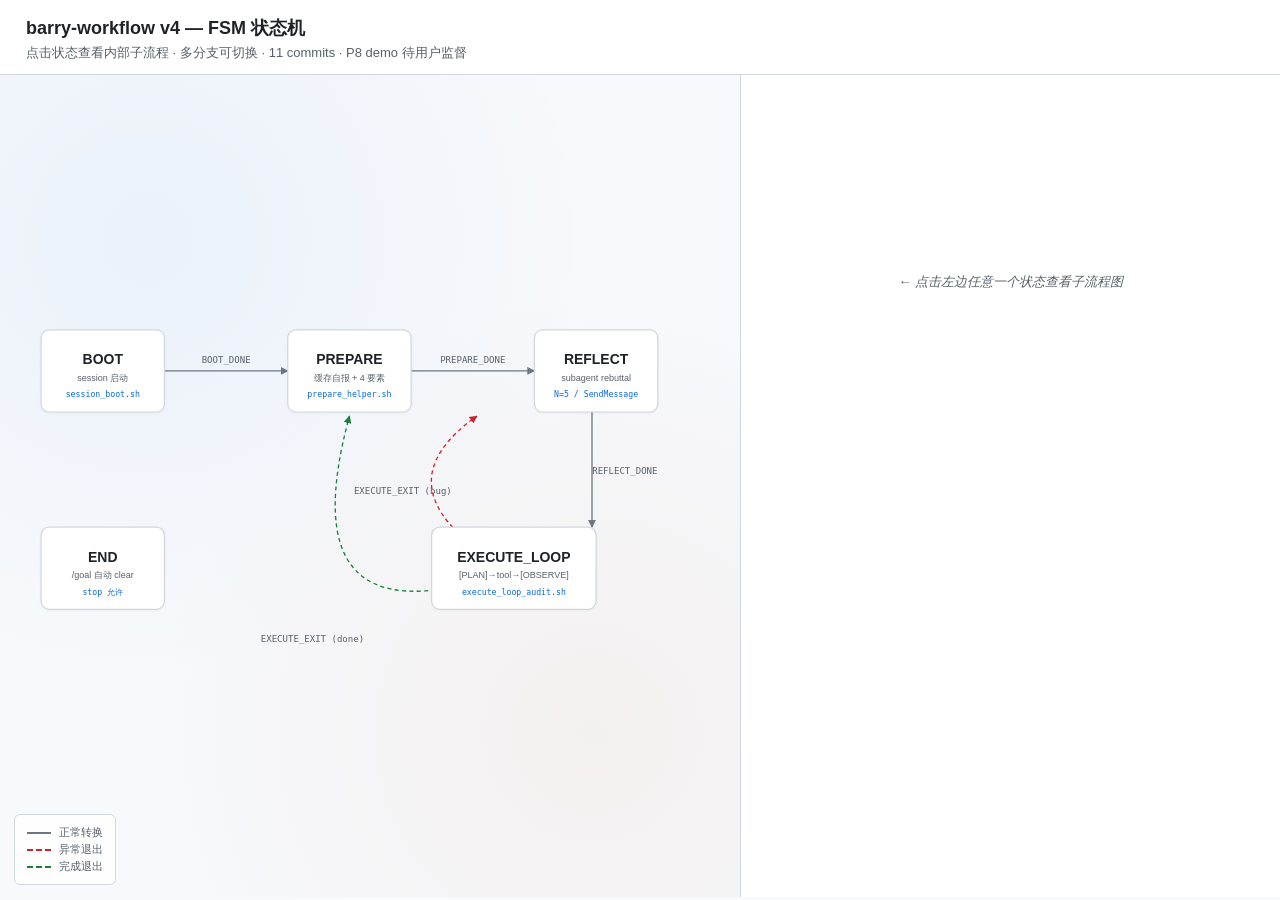
<file: fsm_visualization.html>
<!doctype html>
<html lang="zh-CN">
<head>
<meta charset="utf-8">
<title>barry-workflow v4 — FSM 状态机</title>
<style>
  :root {
    --bg: #f7f9fc;
    --panel: #ffffff;
    --panel-2: #eef2f7;
    --border: #d0d7de;
    --fg: #1f2328;
    --muted: #57606a;
    --accent: #0969da;
    --accent-soft: #ddf4ff;
    --orange: #bc4c00;
    --orange-soft: #fff1e5;
    --green: #1a7f37;
    --green-soft: #dafbe1;
    --red: #cf222e;
    --red-soft: #ffebe9;
    --purple: #8250df;
    --purple-soft: #fbefff;
  }
  * { box-sizing: border-box; }
  html, body {
    margin: 0; padding: 0;
    background: var(--bg);
    color: var(--fg);
    font-family: -apple-system, "PingFang SC", "Microsoft YaHei", Helvetica, sans-serif;
    height: 100%;
  }
  header {
    padding: 16px 26px 12px;
    background: var(--panel);
    border-bottom: 1px solid var(--border);
  }
  header h1 { margin: 0; font-size: 18px; }
  header .sub { color: var(--muted); font-size: 13px; margin-top: 4px; }

  main {
    display: grid;
    grid-template-columns: 1fr 540px;
    height: calc(100vh - 78px);
  }
  #fsm {
    position: relative;
    background:
      radial-gradient(circle at 20% 20%, rgba(9,105,218,0.05), transparent 50%),
      radial-gradient(circle at 80% 80%, rgba(188,76,0,0.05), transparent 50%),
      var(--bg);
    overflow: hidden;
  }
  svg.canvas { width: 100%; height: 100%; }
  .node-g { cursor: pointer; }
  .node-rect {
    fill: var(--panel);
    stroke: var(--border);
    stroke-width: 1.5;
    transition: all 0.18s ease;
    filter: drop-shadow(0 1px 2px rgba(0,0,0,0.04));
  }
  .node-g:hover .node-rect {
    stroke: var(--accent);
    fill: var(--accent-soft);
  }
  .node-g.active .node-rect {
    stroke: var(--orange);
    stroke-width: 2.5;
    fill: var(--orange-soft);
  }
  .node-title {
    font-size: 17px; font-weight: 600;
    fill: var(--fg); text-anchor: middle; pointer-events: none;
  }
  .node-sub {
    font-size: 11px; fill: var(--muted);
    text-anchor: middle; pointer-events: none;
  }
  .node-badge {
    font-size: 10px; fill: var(--accent);
    text-anchor: middle; pointer-events: none;
    font-family: ui-monospace, "SF Mono", monospace;
  }
  .edge {
    stroke: #6e7781;
    stroke-width: 1.6;
    fill: none;
    marker-end: url(#arrow);
  }
  .edge.anomaly {
    stroke: var(--red);
    stroke-dasharray: 5 4;
    marker-end: url(#arrow-red);
  }
  .edge.completion {
    stroke: var(--green);
    stroke-dasharray: 5 4;
    marker-end: url(#arrow-green);
  }
  .edge-label {
    font-size: 11px; fill: var(--muted); text-anchor: middle;
    font-family: ui-monospace, "SF Mono", monospace;
  }

  aside {
    background: var(--panel);
    border-left: 1px solid var(--border);
    padding: 20px 22px;
    overflow-y: auto;
  }
  aside .empty {
    color: var(--muted); font-style: italic;
    margin-top: 36%; text-align: center; font-size: 13px;
  }
  aside h2 { margin: 0 0 4px; font-size: 16px; color: var(--orange); }
  aside .scenario-tabs {
    display: flex; gap: 6px; margin: 12px 0 8px;
    flex-wrap: wrap;
  }
  aside .scenario-tabs button {
    background: var(--panel-2);
    color: var(--muted);
    border: 1px solid var(--border);
    border-radius: 14px;
    padding: 4px 12px;
    font-size: 12px;
    cursor: pointer;
    font-family: inherit;
    transition: all 0.12s ease;
  }
  aside .scenario-tabs button:hover {
    background: var(--accent-soft);
    color: var(--accent);
    border-color: var(--accent);
  }
  aside .scenario-tabs button.on {
    background: var(--accent);
    color: white;
    border-color: var(--accent);
  }
  aside .scenario-title {
    font-size: 12px; color: var(--muted); margin: 6px 0 8px;
    font-family: ui-monospace, monospace;
  }
  aside .subdiagram {
    background: var(--panel-2);
    border: 1px solid var(--border);
    border-radius: 8px;
    padding: 10px;
    margin: 8px 0 14px;
  }
  aside .subdiagram svg { width: 100%; height: 280px; }
  aside .notes {
    font-size: 12.5px;
    line-height: 1.55;
    color: var(--fg);
  }
  aside .notes ul { margin: 0 0 8px; padding-left: 18px; }
  aside .notes li { margin-bottom: 3px; }
  aside .notes code {
    font-family: ui-monospace, "SF Mono", monospace;
    background: var(--purple-soft);
    color: var(--purple);
    padding: 1px 5px;
    border-radius: 3px;
    font-size: 11.5px;
  }
  aside .notes b { color: var(--orange); }
  /* sub-diagram styling */
  .sd-node { fill: var(--panel); stroke: var(--border); stroke-width: 1.2; }
  .sd-node.start { fill: var(--accent-soft); stroke: var(--accent); }
  .sd-node.decision { fill: #fff8c5; stroke: #bf8700; }
  .sd-node.end-ok { fill: var(--green-soft); stroke: var(--green); }
  .sd-node.end-bad { fill: var(--red-soft); stroke: var(--red); }
  .sd-text { font-size: 11px; fill: var(--fg); text-anchor: middle; pointer-events: none; }
  .sd-text.muted { fill: var(--muted); font-size: 10px; }
  .sd-edge { stroke: #8c959f; stroke-width: 1.2; fill: none; marker-end: url(#sd-arrow); }
  .sd-edge-label { font-size: 10px; fill: var(--muted); text-anchor: middle; font-family: ui-monospace, monospace; }

  .legend {
    position: absolute; bottom: 12px; left: 14px;
    background: rgba(255,255,255,0.92);
    border: 1px solid var(--border);
    border-radius: 6px;
    padding: 8px 12px;
    font-size: 11px; color: var(--muted);
    font-family: ui-monospace, monospace;
  }
  .legend .line { display: flex; align-items: center; gap: 8px; margin: 2px 0; }
  .legend .swatch { width: 24px; height: 2px; }
</style>
</head>
<body>
<header>
  <h1>barry-workflow v4 — FSM 状态机</h1>
  <div class="sub">点击状态查看内部子流程 · 多分支可切换 · 11 commits · P8 demo 待用户监督</div>
</header>

<main>
  <div id="fsm">
    <svg class="canvas" viewBox="0 0 900 620" preserveAspectRatio="xMidYMid meet">
      <defs>
        <marker id="arrow" viewBox="0 0 10 10" refX="9" refY="5" markerWidth="6" markerHeight="6" orient="auto">
          <path d="M0,0 L10,5 L0,10 z" fill="#6e7781"/>
        </marker>
        <marker id="arrow-red" viewBox="0 0 10 10" refX="9" refY="5" markerWidth="6" markerHeight="6" orient="auto">
          <path d="M0,0 L10,5 L0,10 z" fill="#cf222e"/>
        </marker>
        <marker id="arrow-green" viewBox="0 0 10 10" refX="9" refY="5" markerWidth="6" markerHeight="6" orient="auto">
          <path d="M0,0 L10,5 L0,10 z" fill="#1a7f37"/>
        </marker>
        <marker id="sd-arrow" viewBox="0 0 10 10" refX="9" refY="5" markerWidth="5" markerHeight="5" orient="auto">
          <path d="M0,0 L10,5 L0,10 z" fill="#8c959f"/>
        </marker>
      </defs>

      <path class="edge" d="M 200,170 L 350,170"/>
      <text class="edge-label" x="275" y="160">BOOT_DONE</text>

      <path class="edge" d="M 500,170 L 650,170"/>
      <text class="edge-label" x="575" y="160">PREPARE_DONE</text>

      <path class="edge" d="M 720,220 L 720,360"/>
      <text class="edge-label" x="760" y="295">REFLECT_DONE</text>

      <path class="edge anomaly" d="M 600,400 Q 460,310 580,225"/>
      <text class="edge-label" x="490" y="320" fill="#cf222e">EXECUTE_EXIT (bug)</text>

      <path class="edge completion" d="M 600,420 Q 350,500 425,225"/>
      <text class="edge-label" x="380" y="500" fill="#1a7f37">EXECUTE_EXIT (done)</text>

      <g class="node-g" data-state="BOOT" transform="translate(50,120)">
        <rect class="node-rect" width="150" height="100" rx="10"/>
        <text class="node-title" x="75" y="42">BOOT</text>
        <text class="node-sub"   x="75" y="62">session 启动</text>
        <text class="node-badge" x="75" y="82">session_boot.sh</text>
      </g>

      <g class="node-g" data-state="PREPARE" transform="translate(350,120)">
        <rect class="node-rect" width="150" height="100" rx="10"/>
        <text class="node-title" x="75" y="42">PREPARE</text>
        <text class="node-sub"   x="75" y="62">缓存自报 + 4 要素</text>
        <text class="node-badge" x="75" y="82">prepare_helper.sh</text>
      </g>

      <g class="node-g" data-state="REFLECT" transform="translate(650,120)">
        <rect class="node-rect" width="150" height="100" rx="10"/>
        <text class="node-title" x="75" y="42">REFLECT</text>
        <text class="node-sub"   x="75" y="62">subagent rebuttal</text>
        <text class="node-badge" x="75" y="82">N=5 / SendMessage</text>
      </g>

      <g class="node-g" data-state="EXECUTE_LOOP" transform="translate(525,360)">
        <rect class="node-rect" width="200" height="100" rx="10"/>
        <text class="node-title" x="100" y="42">EXECUTE_LOOP</text>
        <text class="node-sub"   x="100" y="62">[PLAN]→tool→[OBSERVE]</text>
        <text class="node-badge" x="100" y="82">execute_loop_audit.sh</text>
      </g>

      <g class="node-g" data-state="END" transform="translate(50,360)">
        <rect class="node-rect" width="150" height="100" rx="10"/>
        <text class="node-title" x="75" y="42">END</text>
        <text class="node-sub"   x="75" y="62">/goal 自动 clear</text>
        <text class="node-badge" x="75" y="82">stop 允许</text>
      </g>
    </svg>

    <div class="legend">
      <div class="line"><span class="swatch" style="background:#6e7781"></span> 正常转换</div>
      <div class="line"><span class="swatch" style="border-top: 2px dashed #cf222e; height:0;"></span> 异常退出</div>
      <div class="line"><span class="swatch" style="border-top: 2px dashed #1a7f37; height:0;"></span> 完成退出</div>
    </div>
  </div>

  <aside id="detail">
    <div class="empty">← 点击左边任意一个状态查看子流程图</div>
  </aside>
</main>

<script>
// Each sub-diagram returns an inline SVG (300×280 viewbox). Scenarios are
// keyed strings; default scenario is the first key in `scenarios`.

const BOOT_DIAGRAM = `
<svg viewBox="0 0 460 280">
  <defs><marker id="sd-arrow2" viewBox="0 0 10 10" refX="9" refY="5" markerWidth="5" markerHeight="5" orient="auto"><path d="M0,0 L10,5 L0,10 z" fill="#8c959f"/></marker></defs>
  <g><rect class="sd-node start" x="20" y="20" width="140" height="44" rx="8"/><text class="sd-text" x="90" y="40">用户首次发消息</text><text class="sd-text muted" x="90" y="55">UserPromptSubmit 触发</text></g>
  <path class="sd-edge" marker-end="url(#sd-arrow2)" d="M 160,42 L 200,42"/>
  <g><rect class="sd-node decision" x="200" y="20" width="180" height="44" rx="8"/><text class="sd-text" x="290" y="38">$PWD 有 .git / CLAUDE.md / workspace ?</text><text class="sd-text muted" x="290" y="55">session_boot.sh 启发式</text></g>
  <path class="sd-edge" marker-end="url(#sd-arrow2)" d="M 290,64 L 290,110"/>
  <text class="sd-edge-label" x="305" y="85">是</text>
  <path class="sd-edge" marker-end="url(#sd-arrow2)" d="M 380,42 Q 420,42 420,140 Q 420,240 70,240 L 50,240"/>
  <text class="sd-edge-label" x="420" y="155">否 → 跳过</text>
  <g><rect class="sd-node" x="200" y="110" width="180" height="44" rx="8"/><text class="sd-text" x="290" y="128">mkdir .barry_workflow/</text><text class="sd-text muted" x="290" y="145">从 template 生成 state + action</text></g>
  <path class="sd-edge" marker-end="url(#sd-arrow2)" d="M 290,154 L 290,180"/>
  <g><rect class="sd-node" x="200" y="180" width="180" height="44" rx="8"/><text class="sd-text" x="290" y="198">main 写 [BOOT_DONE @ ts]</text><text class="sd-text muted" x="290" y="213">到 action_&lt;sid&gt;.md</text></g>
  <path class="sd-edge" marker-end="url(#sd-arrow2)" d="M 290,224 L 290,250"/>
  <g><rect class="sd-node end-ok" x="200" y="250" width="180" height="24" rx="6"/><text class="sd-text" x="290" y="266">transition.sh BOOT_DONE → PREPARE</text></g>
  <g><rect class="sd-node end-bad" x="20" y="226" width="80" height="24" rx="6"/><text class="sd-text" x="60" y="242">no-op</text></g>
</svg>`;

const PREPARE_DIAGRAM = `
<svg viewBox="0 0 460 280">
  <defs><marker id="sd-arrow3" viewBox="0 0 10 10" refX="9" refY="5" markerWidth="5" markerHeight="5" orient="auto"><path d="M0,0 L10,5 L0,10 z" fill="#8c959f"/></marker></defs>
  <g><rect class="sd-node start" x="160" y="10" width="140" height="34" rx="6"/><text class="sd-text" x="230" y="32">prepare_helper.sh</text></g>
  <path class="sd-edge" marker-end="url(#sd-arrow3)" d="M 200,44 L 110,80"/>
  <path class="sd-edge" marker-end="url(#sd-arrow3)" d="M 260,44 L 350,80"/>
  <!-- Track A: cache -->
  <g><rect class="sd-node" x="20" y="80" width="190" height="40" rx="6"/><text class="sd-text" x="115" y="98">A: 列 artifacts + sha1</text><text class="sd-text muted" x="115" y="112">cache_hit_map stub (UNKNOWN)</text></g>
  <path class="sd-edge" marker-end="url(#sd-arrow3)" d="M 115,120 L 115,150"/>
  <g><rect class="sd-node decision" x="20" y="150" width="190" height="40" rx="6"/><text class="sd-text" x="115" y="168">main 自报: 在 KV cache 吗?</text><text class="sd-text muted" x="115" y="182">YES / NO / 误判→violation</text></g>
  <path class="sd-edge" marker-end="url(#sd-arrow3)" d="M 60,190 L 60,220"/>
  <path class="sd-edge" marker-end="url(#sd-arrow3)" d="M 170,190 L 170,220"/>
  <g><rect class="sd-node end-ok" x="20" y="220" width="80" height="30" rx="6"/><text class="sd-text" x="60" y="240">YES: 跳过</text></g>
  <g><rect class="sd-node end-bad" x="130" y="220" width="80" height="30" rx="6"/><text class="sd-text" x="170" y="240">NO: Read</text></g>
  <!-- Track B: prompt 4-element -->
  <g><rect class="sd-node" x="260" y="80" width="180" height="40" rx="6"/><text class="sd-text" x="350" y="98">B: 4 要素检查</text><text class="sd-text muted" x="350" y="112">observable/cadence/reflect/done</text></g>
  <path class="sd-edge" marker-end="url(#sd-arrow3)" d="M 350,120 L 350,150"/>
  <g><rect class="sd-node decision" x="260" y="150" width="180" height="40" rx="6"/><text class="sd-text" x="350" y="168">齐全?</text></g>
  <path class="sd-edge" marker-end="url(#sd-arrow3)" d="M 305,190 L 305,220"/>
  <path class="sd-edge" marker-end="url(#sd-arrow3)" d="M 395,190 L 395,220"/>
  <g><rect class="sd-node end-ok" x="260" y="220" width="90" height="30" rx="6"/><text class="sd-text" x="305" y="240">是: 继续</text></g>
  <g><rect class="sd-node end-bad" x="355" y="220" width="85" height="30" rx="6"/><text class="sd-text" x="397" y="236">否: [PROMPT_</text><text class="sd-text" x="397" y="247">REINFORCED]</text></g>
</svg>`;

// REFLECT 三个场景共用同一套 rebuttal 骨架，只换 reason 参数 + 验证轴 label。
function reflectDiagram(reason, axisText, entryText, entryClass) {
  return `
<svg viewBox="0 0 460 290">
  <g><rect class="sd-node ${entryClass}" x="20" y="6" width="420" height="26" rx="6"/><text class="sd-text" x="230" y="23">${entryText}</text></g>
  <path class="sd-edge" d="M 230,32 L 230,52"/>
  <g><rect class="sd-node" x="20" y="52" width="200" height="46" rx="6"/><text class="sd-text" x="120" y="70">main 写 reflection_${reason}.md</text><text class="sd-text muted" x="120" y="85">3-7 个具体问题 (引文件/log行)</text></g>
  <path class="sd-edge" d="M 220,75 L 260,75"/>
  <g><rect class="sd-node" x="260" y="52" width="180" height="46" rx="6"/><text class="sd-text" x="350" y="70">Agent(bg=true)</text><text class="sd-text muted" x="350" y="85">reason=${reason}</text></g>
  <path class="sd-edge" d="M 350,98 L 350,120"/>
  <g><rect class="sd-node" x="260" y="120" width="180" height="46" rx="6"/><text class="sd-text" x="350" y="138">agent: 写 reviewer reply</text><text class="sd-text muted" x="350" y="153">轴: ${axisText}</text></g>
  <path class="sd-edge" d="M 350,166 L 350,188"/>
  <g><rect class="sd-node" x="260" y="188" width="180" height="36" rx="6"/><text class="sd-text" x="350" y="206">sleep 30; done 等 SendMessage</text></g>
  <path class="sd-edge" d="M 260,206 Q 200,206 200,140"/>
  <text class="sd-edge-label" x="180" y="180">round N+1</text>
  <g><rect class="sd-node decision" x="20" y="120" width="180" height="46" rx="6"/><text class="sd-text" x="110" y="138">main: 收敛?</text><text class="sd-text muted" x="110" y="153">SendMessage 继续 or CONSENSUS</text></g>
  <path class="sd-edge" d="M 110,166 L 110,210"/>
  <text class="sd-edge-label" x="80" y="190">是</text>
  <g><rect class="sd-node end-ok" x="20" y="210" width="180" height="30" rx="6"/><text class="sd-text" x="110" y="230">[CONSENSUS_REACHED]</text></g>
  <path class="sd-edge" d="M 110,240 L 110,260"/>
  <g><rect class="sd-node end-ok" x="20" y="260" width="180" height="24" rx="6"/><text class="sd-text" x="110" y="276">transition.sh REFLECT_DONE</text></g>
  <path class="sd-edge" d="M 200,143 Q 230,143 230,260 L 260,260"/>
  <text class="sd-edge-label" x="250" y="200">N≥5</text>
  <g><rect class="sd-node end-bad" x="260" y="244" width="180" height="36" rx="6"/><text class="sd-text" x="350" y="262">fallback N=10 / 上报</text><text class="sd-text muted" x="350" y="276">写 rule_violations.md</text></g>
</svg>`;
}
const REFLECT_PRE_TASK   = reflectDiagram("pre-task",   "plan 完整性 / observables / 成功条件",       "PREPARE_DONE → REFLECT (pre-task)",   "start");
const REFLECT_ON_ANOMALY = reflectDiagram("on-anomaly", "假设 vs 证据 / 替代根因 / 治标 vs 治本",      "EXECUTE_EXIT --reason=bug → REFLECT", "end-bad");
const REFLECT_POST_TASK  = reflectDiagram("post-task",  "deliverable vs goal.md / ledger 收尾",       "EXECUTE_EXIT --reason=done → REFLECT", "end-ok");

const EXEC_CONTINUE = `
<svg viewBox="0 0 460 280">
  <g><rect class="sd-node start" x="160" y="10" width="140" height="34" rx="6"/><text class="sd-text" x="230" y="32">迭代 N 开始</text></g>
  <path class="sd-edge" d="M 230,44 L 230,70"/>
  <g><rect class="sd-node" x="160" y="70" width="140" height="34" rx="6"/><text class="sd-text" x="230" y="92">写 [PLAN] 一行</text></g>
  <path class="sd-edge" d="M 230,104 L 230,130"/>
  <g><rect class="sd-node" x="160" y="130" width="140" height="34" rx="6"/><text class="sd-text" x="230" y="152">调工具 (Read/Edit/Bash)</text></g>
  <path class="sd-edge" d="M 230,164 L 230,190"/>
  <g><rect class="sd-node" x="160" y="190" width="140" height="34" rx="6"/><text class="sd-text" x="230" y="212">写 [OBSERVE]</text></g>
  <path class="sd-edge" d="M 230,224 L 230,250"/>
  <g><rect class="sd-node end-ok" x="160" y="250" width="140" height="24" rx="6"/><text class="sd-text" x="230" y="267">符合 PLAN → 下一迭代</text></g>
  <path class="sd-edge" d="M 300,262 Q 420,262 420,27 Q 420,10 320,27"/>
  <text class="sd-edge-label" x="430" y="150">回环</text>
</svg>`;

const EXEC_ANOMALY = `
<svg viewBox="0 0 460 280">
  <g><rect class="sd-node" x="160" y="10" width="140" height="34" rx="6"/><text class="sd-text" x="230" y="32">迭代 N [OBSERVE]</text></g>
  <path class="sd-edge" d="M 230,44 L 230,70"/>
  <g><rect class="sd-node decision" x="160" y="70" width="140" height="40" rx="6"/><text class="sd-text" x="230" y="88">反驳 PLAN?</text><text class="sd-text muted" x="230" y="103">fail / anomaly / refuted</text></g>
  <path class="sd-edge" d="M 230,110 L 230,135"/>
  <g><rect class="sd-node" x="160" y="135" width="140" height="34" rx="6"/><text class="sd-text" x="230" y="157">anomaly 计数 +1</text></g>
  <path class="sd-edge" d="M 230,169 L 230,195"/>
  <g><rect class="sd-node decision" x="120" y="195" width="220" height="40" rx="6"/><text class="sd-text" x="230" y="213">连续 3 个 anomaly?</text><text class="sd-text muted" x="230" y="228">p6_workflow.md M6 失败预算</text></g>
  <path class="sd-edge" d="M 170,235 L 90,255"/>
  <path class="sd-edge" d="M 290,235 L 370,255"/>
  <g><rect class="sd-node end-ok" x="20" y="245" width="140" height="30" rx="6"/><text class="sd-text" x="90" y="263">否: 继续迭代</text></g>
  <g><rect class="sd-node end-bad" x="300" y="245" width="140" height="30" rx="6"/><text class="sd-text" x="370" y="263">是: EXIT bug → REFLECT</text></g>
</svg>`;

const EXEC_DONE = `
<svg viewBox="0 0 460 280">
  <g><rect class="sd-node" x="160" y="10" width="140" height="34" rx="6"/><text class="sd-text" x="230" y="32">迭代 N [OBSERVE]</text></g>
  <path class="sd-edge" d="M 230,44 L 230,70"/>
  <g><rect class="sd-node decision" x="120" y="70" width="220" height="40" rx="6"/><text class="sd-text" x="230" y="88">deliverable 齐全?</text><text class="sd-text muted" x="230" y="103">AI 自判 (对照 goal.md)</text></g>
  <path class="sd-edge" d="M 170,110 L 90,140"/>
  <path class="sd-edge" d="M 290,110 L 370,140"/>
  <g><rect class="sd-node" x="20" y="140" width="140" height="34" rx="6"/><text class="sd-text" x="90" y="162">否: 继续迭代</text></g>
  <g><rect class="sd-node end-ok" x="300" y="140" width="140" height="34" rx="6"/><text class="sd-text" x="370" y="162">是: EXIT done</text></g>
  <path class="sd-edge" d="M 370,174 L 370,210"/>
  <g><rect class="sd-node end-ok" x="280" y="210" width="180" height="50" rx="6"/><text class="sd-text" x="370" y="228">REFLECT (post-task)</text><text class="sd-text muted" x="370" y="244">验 deliverable + 收尾 ledger</text></g>
</svg>`;

const EXEC_LONG_WAIT = `
<svg viewBox="0 0 460 290">
  <g><rect class="sd-node start" x="20" y="8" width="160" height="34" rx="6"/><text class="sd-text" x="100" y="30">submit sbatch / 长跑 bg job</text></g>
  <path class="sd-edge" d="M 100,42 L 100,62"/>
  <g><rect class="sd-node" x="20" y="62" width="160" height="34" rx="6"/><text class="sd-text" x="100" y="84">iter: squeue / tail log</text></g>
  <path class="sd-edge" d="M 100,96 L 100,116"/>
  <g><rect class="sd-node decision" x="20" y="116" width="160" height="42" rx="6"/><text class="sd-text" x="100" y="134">PD / R / 完成 ?</text><text class="sd-text muted" x="100" y="148">每 10-15min poll 一次</text></g>
  <path class="sd-edge" d="M 180,137 L 240,137"/>
  <text class="sd-edge-label" x="210" y="128">PD/R 仍跑</text>
  <g><rect class="sd-node end-bad" x="240" y="116" width="200" height="42" rx="6"/><text class="sd-text" x="340" y="132">⚠ 真问题: AI 无 sleep</text><text class="sd-text muted" x="340" y="148">同一 turn 内 Monitor 死循环</text></g>
  <path class="sd-edge" d="M 340,158 L 340,180"/>
  <g><rect class="sd-node" x="240" y="180" width="200" height="50" rx="6"/><text class="sd-text" x="340" y="198">解法: CronCreate 跨 session</text><text class="sd-text muted" x="340" y="214">每 15min 新 prompt 检查 → 完成唤醒</text></g>
  <path class="sd-edge" d="M 100,158 L 100,200"/>
  <text class="sd-edge-label" x="80" y="180">完成</text>
  <g><rect class="sd-node end-ok" x="20" y="200" width="160" height="34" rx="6"/><text class="sd-text" x="100" y="222">收 artifact → EXIT done</text></g>
  <path class="sd-edge" d="M 100,234 L 100,254"/>
  <g><rect class="sd-node end-bad" x="20" y="254" width="160" height="30" rx="6"/><text class="sd-text" x="100" y="272">⚠ /goal 会一直 block</text></g>
  <path class="sd-edge" d="M 240,205 Q 200,205 200,75 L 180,75"/>
  <text class="sd-edge-label" x="220" y="100">同 session</text>
</svg>`;

const END_DIAGRAM = `
<svg viewBox="0 0 460 280">
  <g><rect class="sd-node start" x="20" y="20" width="180" height="40" rx="6"/><text class="sd-text" x="110" y="38">REFLECT post-task 共识</text><text class="sd-text muted" x="110" y="53">deliverable 对齐 goal.md</text></g>
  <path class="sd-edge" d="M 200,40 L 260,40"/>
  <g><rect class="sd-node" x="260" y="20" width="180" height="40" rx="6"/><text class="sd-text" x="350" y="38">/goal 评估器</text><text class="sd-text muted" x="350" y="53">读 transcript vs goal</text></g>
  <path class="sd-edge" d="M 350,60 L 350,100"/>
  <g><rect class="sd-node decision" x="260" y="100" width="180" height="40" rx="6"/><text class="sd-text" x="350" y="118">条件满足?</text></g>
  <path class="sd-edge" d="M 350,140 L 350,170"/>
  <g><rect class="sd-node end-ok" x="260" y="170" width="180" height="34" rx="6"/><text class="sd-text" x="350" y="192">/goal 自动 clear</text></g>
  <path class="sd-edge" d="M 350,204 L 350,235"/>
  <g><rect class="sd-node end-ok" x="260" y="235" width="180" height="34" rx="6"/><text class="sd-text" x="350" y="257">Stop hook 不再 block</text></g>
  <path class="sd-edge" d="M 260,120 Q 110,120 110,170"/>
  <g><rect class="sd-node end-bad" x="20" y="170" width="180" height="40" rx="6"/><text class="sd-text" x="110" y="188">否: Stop hook feedback</text><text class="sd-text muted" x="110" y="203">告诉 main 还差什么</text></g>
  <path class="sd-edge" d="M 110,210 Q 110,250 230,250 Q 250,250 250,30 L 220,30"/>
  <text class="sd-edge-label" x="35" y="245">回 EXECUTE</text>
</svg>`;

const DETAILS = {
  BOOT: {
    title: "BOOT — session 启动",
    scenarios: {
      "默认": {
        diagram: BOOT_DIAGRAM,
        notes: `
          <p><b>设计意图</b>：UserPromptSubmit hook 自动建好 state/action，main 写 [BOOT_DONE] 进 PREPARE。</p>
          <p><b>实际会发生</b>：</p>
          <ul>
            <li>✅ <code>session_boot.sh</code> 静默跑，main 不一定察觉它已经建好文件</li>
            <li>⚠ 每次重启 session 都是新 sid → <code>.barry_workflow/</code> 会堆 N 个 state/action 历史文件，需要手动清理</li>
            <li>⚠ <b>跨 session 不续接</b>：旧 session 的进度（比如上次 EXECUTE_LOOP 到迭代 17）新 session 不会自动 inherit，main 得自己 <code>ls -t .barry_workflow/state_*.md | head -2</code> 接旧的</li>
            <li>⚠ 启发式可能漏：在 <code>/tmp/foo</code> 这种没 .git / CLAUDE.md 的目录 → 静默 no-op，main 完全不知道</li>
            <li>⚠ main 很可能<b>忘了调 transition.sh BOOT_DONE</b> — current_status 一直停在 BOOT，下游 hook 不知道</li>
          </ul>`,
      },
    },
  },
  PREPARE: {
    title: "PREPARE — 缓存自报 + 4 要素",
    scenarios: {
      "两条并行": {
        diagram: PREPARE_DIAGRAM,
        notes: `
          <p><b>设计意图</b>：列 artifact + sha1 sig 让 main 自报哪些在 KV cache 里，不在就 Read；同时检查用户 prompt 有没有 4 要素。</p>
          <p><b>实际会发生</b>：</p>
          <ul>
            <li>⚠ <b>cache_hit_map 会爆炸</b>：每跑一次都列上次的 action_*.md + state_*.md，N 个 session 后 stub 有 40+ 行，main 懒得逐行填 → 全留 UNKNOWN → 失去意义</li>
            <li>⚠ <b>4 要素几乎永远不齐</b>：用户实际 prompt 经常是 "fix this bug" / "看一下" 这种，4 要素都缺；<code>[PROMPT_REINFORCED]</code> 每轮触发 → main 疲劳 → 直接忽略</li>
            <li>⚠ <b>helper 是手动调的</b>：main 必须主动跑 <code>bash prepare_helper.sh</code>，prompt 里没强制 → 大概率被跳过</li>
            <li>✅ KV cache 自报机制本身合理（信 AI）— 但前提是 main 真去做这一步</li>
            <li>真实场景下，PREPARE 可能变成"略过 helper、心里默想一下 4 要素、直接进 REFLECT"</li>
          </ul>`,
      },
    },
  },
  REFLECT: {
    title: "REFLECT — subagent rebuttal",
    scenarios: {
      "pre-task": {
        diagram: REFLECT_PRE_TASK,
        notes: `
          <p><b>一套协议、三个 reason 参数</b> — 共用 <code>reflect_protocol.md</code> 流程，差别只在验证轴。</p>
          <p><b>实际会发生（pre-task）</b>：</p>
          <ul>
            <li>⚠ <b>cost 太高 → 大概率被跳</b>：本 session 实测一轮 rebuttal ≈ 10 min + 58k tokens。小任务（改 1-2 个文件）根本不值这个成本，main 会直接跳 REFLECT</li>
            <li>⚠ 跳过的话<b>没人拦</b> — transition.sh 是 main 自己调，main 不调也没 hook 强制</li>
            <li>✅ 大任务（架构变更、多文件改动）值得跑，本 session P1 的 router 草稿确实是 rebuttal 跑出 5 个有用 diff</li>
            <li>验证轴：plan 完整性 / observables 漏没漏 / 成功条件清不清晰</li>
            <li>实际可能：main 只在"感觉 plan 模糊"时主动派 agent，平时跳</li>
          </ul>`,
      },
      "on-anomaly": {
        diagram: REFLECT_ON_ANOMALY,
        notes: `
          <p><b>一套协议、三个 reason 参数</b> — 协议骨架跟 pre-task 完全一样。</p>
          <p><b>实际会发生（on-anomaly）</b>：</p>
          <ul>
            <li>✅ <b>三个里最可能真跑</b> — 因为这是"真出问题了"的时刻，10 min cost 划算</li>
            <li>⚠ <b>触发条件依赖 anomaly 计数</b>：需要 main 真的连续 3 个 [OBSERVE] 都写"反驳 [PLAN]"，<b>execute_loop_audit.sh 是 grep "refuted|anomaly|fail" 关键字</b> — main 写 "step=1200, 没变化" 这种不带关键字的 OBSERVE 计数器永远不会涨</li>
            <li>⚠ 失败预算只抓"反驳"，不抓"慢" — 长跑任务永远不会触发</li>
            <li>验证轴：假设 vs 证据 / 替代根因 A/B/C / fix 是不是治标</li>
          </ul>`,
      },
      "post-task": {
        diagram: REFLECT_POST_TASK,
        notes: `
          <p><b>一套协议、三个 reason 参数</b> — 同样的 rebuttal 循环。</p>
          <p><b>实际会发生（post-task）</b>：</p>
          <ul>
            <li>⚠ <b>AI 有强烈的"宣称 done"偏见</b> — 自判完成时，AI 倾向跳过 post-task 直接 stop。需要外部机制（goal.md / 用户）兜底</li>
            <li>⚠ goal.md 经常没填或填得很简略，agent 比对时缺参考</li>
            <li>验证轴：deliverable 对得上 <code>goal.md</code>？ledger 收尾了？没漏文件？</li>
            <li>实际可能：main 跳过这步 → 直接进 END → /goal 评估器再来兜底</li>
          </ul>`,
      },
    },
  },
  EXECUTE_LOOP: {
    title: "EXECUTE_LOOP — 内循环",
    scenarios: {
      "继续迭代": {
        diagram: EXEC_CONTINUE,
        notes: `
          <p><b>设计意图</b>：每次工具调用前写 [PLAN]，调完写 [OBSERVE]，符合就下一迭代。</p>
          <p><b>实际会发生</b>：</p>
          <ul>
            <li>⚠ <b>token 成本累计</b>：每个工具调用要多写 2 行（PLAN+OBSERVE），跑 30 个迭代 = 60 行额外 text。复杂任务 main 会偷懒 batch："PLAN: 读这 5 个文件" → 1 个 PLAN 对应 5 个 Read</li>
            <li>⚠ PreToolUse nudge 在 main 忘写 [PLAN] 时会提醒，但<b>nudge 不阻塞</b>（permissionDecision="allow"），main 看一眼忽略就过</li>
            <li>⚠ "符合 PLAN" 是 AI 自判 — AI 倾向乐观判 "符合"，[OBSERVE] 经常水写一句</li>
            <li>✅ 如果 main 自律地写就有用，能事后审计每一步逻辑</li>
          </ul>`,
      },
      "异常 → bug": {
        diagram: EXEC_ANOMALY,
        notes: `
          <p><b>设计意图</b>：连续 3 个反驳 → EXIT bug → REFLECT (on-anomaly)。</p>
          <p><b>实际会发生</b>：</p>
          <ul>
            <li>⚠ <b>关键 bug</b>：<code>execute_loop_audit.sh</code> 用 grep <code>"refuted|anomaly|fail"</code> 关键字识别 anomaly。但 main 写 [OBSERVE] 时大概率<b>不会用这些精确字</b> — 比如 "step 卡 1200 没变化"、"返回 None"、"exit code 2" 都不匹配 → <b>失败预算永远计数为 0</b></li>
            <li>⚠ 需要在 [OBSERVE] 文本约定上加强（或换更鲁棒的 anomaly 标注）</li>
            <li>✅ AUTH override 机制对（user 写 "allow you to do anything" 解除上限）</li>
            <li>实际可能：main 跑 10 次都失败，audit 仍然报 "0 anomaly"，最后 main 自己看不下去手动 EXIT</li>
          </ul>`,
      },
      "完成 → done": {
        diagram: EXEC_DONE,
        notes: `
          <p><b>设计意图</b>：AI 自判 deliverable 齐全 → EXIT done → REFLECT (post-task)。</p>
          <p><b>实际会发生</b>：</p>
          <ul>
            <li>⚠ <b>AI 强烈倾向宣称 done</b>：测试还没全跑就敢说"修好了"，文档还没补就说"完成了"</li>
            <li>⚠ post-task REFLECT 本来是兜底，但上面提到 main 很可能跳 → 没人发现漏的</li>
            <li>⚠ 缺少"对照 goal.md 的强制检查"（设计是 post-task agent 做，但 agent 跳了 = 没人做）</li>
            <li>✅ /goal 评估器是最后一道防线，但<b>/goal 自己也是 LLM 判</b>，跟 AI 同源偏见</li>
          </ul>`,
      },
      "长跑队列任务 (新)": {
        diagram: EXEC_LONG_WAIT,
        notes: `
          <p><b>场景</b>：AI submit sbatch / docker run / 任何会在 queue 里等然后跑数小时的任务。需要持续 polling。</p>
          <p><b>真问题（4 个未解决的设计漏洞）</b>：</p>
          <ul>
            <li>🔴 <b>单 turn 内 AI 没法睡</b> — Claude Code 一个 turn = AI 生成完就结束。没有"sleep 15 min 再继续"机制。Monitor() 是给 active bash 用的，不能解决"queue 还在等"</li>
            <li>🔴 <b>/goal 无限 block + 吃光 context</b> — 2 小时跑期间 main 每次想 stop 都被 "still pending" 拦回；context 被 polling 噪声填满</li>
            <li>🔴 <b>失败预算抓不到"慢"</b> — PD 状态符合 PLAN，不算反驳；100 次 same OBSERVE 也不触发 EXIT</li>
            <li>🔴 <b>[SILENCE_START] 是装饰</b> — 它只是 action.md 一行字，<b>不会真让 session 暂停</b></li>
          </ul>
          <p><b>实际能用的解（待实现，不在 v4）</b>：</p>
          <ul>
            <li>用 <code>CronCreate</code> 注册跨 session 检查（每 15min 新 prompt → squeue → 完成则唤醒）</li>
            <li>新增 <code>LONG_WAIT</code> 子状态，进了之后 /goal 临时挂起允许 stop</li>
            <li>慢超时：连续 N 次 same-OBSERVE 触发 "疲劳上报" → 问用户</li>
            <li>跨 session inherit：boot hook 检测旧 state 复用 sid 而不是建新的</li>
          </ul>
          <p><b>现状结论</b>：v4 在这个场景下会<b>卡死或烧 context</b>，必须手动干预（kill session / 关 /goal）。</p>`,
      },
    },
  },
  END: {
    title: "END — session 结束",
    scenarios: {
      "默认": {
        diagram: END_DIAGRAM,
        notes: `
          <p><b>设计意图</b>：/goal 评估器判定 goal 完成 → 自动 clear → 允许 stop。</p>
          <p><b>实际会发生</b>：</p>
          <ul>
            <li>✅ 短任务（plan / 写代码 / 改文件）<b>工作得好</b>：本 session P1-P10 就是 /goal 一路盯着推完的</li>
            <li>⚠ <b>长任务上 /goal 会成阻碍</b>：见 EXECUTE_LOOP 长跑队列任务 tab</li>
            <li>⚠ <b>/goal 评估也是 LLM</b>：可能跟 main 同源偏见 — main 说 "我完成了"，/goal 评估也读这句 → 容易放行</li>
            <li>⚠ 评估器对模糊 goal 容忍度高，对精确 goal（"必须 PR 合并 + 测试通过"）可能反复 block</li>
            <li>✅ P9 调研结论仍成立：<b>短任务上</b> /goal 完胜 stop_self_audit.sh（213 行 bash 全废）；<b>长任务上</b>两者都有问题，需要 LONG_WAIT 状态兜底</li>
          </ul>`,
      },
    },
  },
};

const aside = document.getElementById("detail");
let cur = null;

function render(state) {
  cur = state;
  const d = DETAILS[state];
  document.querySelectorAll(".node-g").forEach(n => n.classList.toggle("active", n.dataset.state === state));
  const scenarios = Object.keys(d.scenarios);
  const tabs = scenarios.map((s, i) =>
    `<button class="${i===0?'on':''}" data-s="${s}">${s}</button>`
  ).join("");
  aside.innerHTML = `
    <h2>${d.title}</h2>
    ${scenarios.length > 1 ? `<div class="scenario-tabs">${tabs}</div>` : ''}
    <div class="scenario-title" id="sc-title"></div>
    <div class="subdiagram" id="sd"></div>
    <div class="notes" id="notes"></div>
  `;
  if (scenarios.length > 1) {
    aside.querySelectorAll(".scenario-tabs button").forEach(b => {
      b.addEventListener("click", () => {
        aside.querySelectorAll(".scenario-tabs button").forEach(x => x.classList.remove("on"));
        b.classList.add("on");
        showScenario(state, b.dataset.s);
      });
    });
  }
  showScenario(state, scenarios[0]);
}

function showScenario(state, name) {
  const sc = DETAILS[state].scenarios[name];
  aside.querySelector("#sc-title").textContent = "场景: " + name;
  aside.querySelector("#sd").innerHTML = sc.diagram;
  aside.querySelector("#notes").innerHTML = sc.notes;
}

document.querySelectorAll(".node-g").forEach(n => {
  n.addEventListener("click", () => render(n.dataset.state));
});
</script>
</body>
</html>
</file>
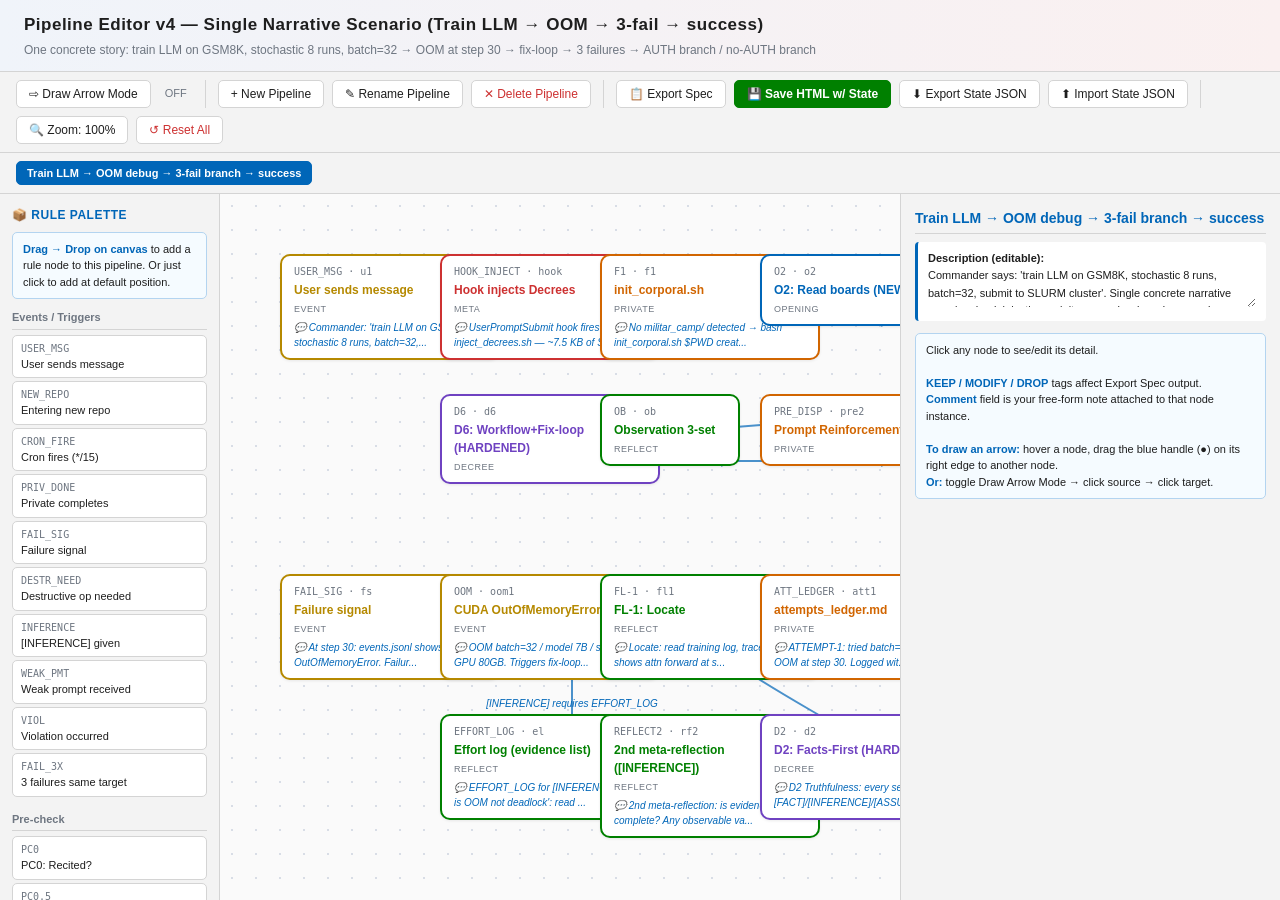
<file: pipeline_visualization_v4.html>
<!doctype html>
<html lang="en"><head>
<meta charset="utf-8">
<title>Pipeline Editor v4 — Single Narrative Scenario (Train LLM → OOM → 3-fail → success)</title>
<style>
* { box-sizing: border-box; margin: 0; padding: 0; }
:root {
  --bg: #ffffff;
  --panel: #f3f3f3;
  --elev: #e7e7e7;
  --border: #d4d4d4;
  --text: #1e1e1e;
  --dim: #6e7681;
  --red: #cd3131;
  --blue: #0066b8;
  --purple: #6f42c1;
  --green: #008000;
  --orange: #d16500;
  --yellow: #b58900;
}
html, body { height: 100%; }
body {
  font: 14px/1.5 -apple-system, "Helvetica Neue", Arial, "Noto Sans CJK SC", "PingFang SC", sans-serif;
  background: var(--bg); color: var(--text);
  display: grid; grid-template-rows: auto auto auto 1fr; height: 100vh; overflow: hidden;
}
header {
  background: linear-gradient(90deg, #f0f4fa, #faf0f0);
  border-bottom: 1px solid var(--border);
  padding: 12px 24px;
}
header h1 { font-size: 17px; font-weight: 700; letter-spacing: 0.5px; }
header .sub { color: var(--dim); font-size: 12px; margin-top: 3px; }

#toolbar {
  background: var(--panel); border-bottom: 1px solid var(--border);
  padding: 8px 16px; display: flex; gap: 8px; flex-wrap: wrap; align-items: center;
}
#toolbar button {
  background: #ffffff; color: var(--text); border: 1px solid var(--border);
  padding: 6px 12px; border-radius: 5px; cursor: pointer; font-size: 12px;
  transition: all 0.15s;
}
#toolbar button:hover { border-color: var(--blue); }
#toolbar button.active { background: var(--orange); border-color: var(--orange); color: #fff; }
#toolbar button.primary { background: var(--green); color: #fff; border-color: var(--green); font-weight: 600; }
#toolbar button.primary:hover { filter: brightness(1.1); }
#toolbar .sep { width: 1px; background: var(--border); margin: 0 4px; align-self: stretch; }
#toolbar .mode-indicator { font-size: 11px; color: var(--dim); padding: 0 6px; }
#toolbar .mode-indicator.active { color: var(--orange); font-weight: 700; }

#pipelinebar {
  background: var(--panel); border-bottom: 1px solid var(--border);
  padding: 8px 16px; display: flex; gap: 6px; flex-wrap: wrap;
}
.pipebtn {
  background: #ffffff; color: var(--text); border: 1px solid var(--border);
  padding: 5px 10px; border-radius: 5px; cursor: pointer; font-size: 11px;
}
.pipebtn:hover { border-color: var(--blue); }
.pipebtn.active { background: var(--blue); color: #ffffff; border-color: var(--blue); font-weight: 600; }
.pipebtn.custom { border-style: dashed; }

main { display: grid; grid-template-columns: 220px 1fr 380px; overflow: hidden; }

#palette {
  background: var(--panel); border-right: 1px solid var(--border);
  overflow-y: auto; padding: 12px;
}
#palette h3 { font-size: 12px; color: var(--blue); margin-bottom: 8px; text-transform: uppercase; letter-spacing: 0.5px; }
#palette .pal-section { margin-bottom: 14px; }
#palette .pal-section-title { font-size: 11px; font-weight: 600; color: var(--dim); margin: 8px 0 5px; padding-bottom: 3px; border-bottom: 1px solid var(--border); }
.pal-item {
  background: #ffffff; border: 1px solid var(--border); border-radius: 5px;
  padding: 5px 8px; margin-bottom: 3px; font-size: 11px; cursor: grab;
  transition: all 0.1s;
}
.pal-item:hover { border-color: var(--blue); background: #f5fbff; }
.pal-item .pid { font-family: "JetBrains Mono", monospace; color: var(--dim); font-size: 10px; }

#canvas-wrap {
  position: relative; overflow: auto; background: #fafafa; cursor: grab;
}
#canvas-wrap.panning { cursor: grabbing; user-select: none; }
#canvas-wrap::-webkit-scrollbar { width: 14px; height: 14px; }
#canvas-wrap::-webkit-scrollbar-track { background: #e8e8e8; }
#canvas-wrap::-webkit-scrollbar-thumb { background: #888; border-radius: 7px; border: 2px solid #e8e8e8; }
#canvas-wrap::-webkit-scrollbar-thumb:hover { background: #555; }
#canvas-wrap {
  background-image: radial-gradient(circle, #d8dde6 1px, transparent 1px);
  background-size: 24px 24px;
}
#canvas-svg { position: absolute; top: 0; left: 0; pointer-events: none; z-index: 1; }
#canvas-svg path.clickable { pointer-events: stroke; cursor: pointer; }
#canvas-svg path.clickable:hover { stroke-width: 4; }
#canvas-nodes { position: relative; padding: 32px; min-width: 100%; min-height: 100%; z-index: 2; transform-origin: 0 0; transition: transform 0.2s; }
#canvas-svg { transform-origin: 0 0; transition: transform 0.2s; }
#canvas-wrap.zoom-fit #canvas-nodes,
#canvas-wrap.zoom-fit #canvas-svg { transform: scale(0.5); }
#canvas-wrap.zoom-quarter #canvas-nodes,
#canvas-wrap.zoom-quarter #canvas-svg { transform: scale(0.35); }

.node {
  position: absolute;
  background: #ffffff; border: 2px solid var(--border);
  border-radius: 10px; padding: 8px 12px; min-width: 140px; max-width: 220px;
  cursor: grab; transition: box-shadow 0.15s, transform 0.15s;
  box-shadow: 0 1px 3px rgba(0,0,0,0.08);
  user-select: none;
}
.node:hover { box-shadow: 0 4px 12px rgba(0,0,0,0.12); }
.node.dragging { cursor: grabbing; opacity: 0.7; }
.node .nid { font-family: "JetBrains Mono", monospace; font-size: 10px; color: var(--dim); }
.node .nname { font-weight: 600; margin-top: 2px; font-size: 12px; }
.node .ntag { font-size: 9px; color: var(--dim); margin-top: 4px; text-transform: uppercase; letter-spacing: 0.5px; }
.node .ncomment { font-size: 10px; color: var(--blue); margin-top: 4px; font-style: italic; max-height: 30px; overflow: hidden; }
.node.selected { border-color: var(--blue); box-shadow: 0 0 0 3px rgba(0,102,184,0.20); }
.node.disabled { opacity: 0.4; }
.node.modified { border-style: dashed; }
.node.arrow-source { box-shadow: 0 0 0 3px var(--orange); }

.node-handle {
  position: absolute; right: -8px; top: 50%; transform: translateY(-50%);
  width: 14px; height: 14px; background: var(--blue); border-radius: 50%;
  cursor: crosshair; opacity: 0; transition: opacity 0.15s;
  border: 2px solid #fff;
}
.node:hover .node-handle { opacity: 1; }

.node.tier-event { border-color: var(--yellow); }
.node.tier-event .nname { color: var(--yellow); }
.node.tier-meta { border-color: var(--red); }
.node.tier-meta .nname { color: var(--red); }
.node.tier-opening { border-color: var(--blue); }
.node.tier-opening .nname { color: var(--blue); }
.node.tier-decree { border-color: var(--purple); }
.node.tier-decree .nname { color: var(--purple); }
.node.tier-reflect { border-color: var(--green); }
.node.tier-reflect .nname { color: var(--green); }
.node.tier-private { border-color: var(--orange); }
.node.tier-private .nname { color: var(--orange); }
.node.tier-violation { border-color: var(--red); background: #fdebec; }
.node.tier-violation .nname { color: var(--red); }
.node.tier-end { border-color: var(--green); background: #ebf5eb; }
.node.tier-end .nname { color: var(--green); }
.node.tier-custom { border-color: var(--purple); background: #f7f0ff; border-style: dotted; }

#sidepanel {
  background: var(--panel); border-left: 1px solid var(--border);
  overflow-y: auto; padding: 14px;
  display: flex; flex-direction: column;
}
#sidepanel h2 { font-size: 14px; margin-bottom: 8px; color: var(--blue); border-bottom: 1px solid var(--border); padding-bottom: 4px; }
.scenario-desc { background: #fff; border-left: 3px solid var(--blue); padding: 8px 10px; border-radius: 4px; font-size: 11px; line-height: 1.6; margin-bottom: 12px; }
.scenario-desc textarea {
  width: 100%; min-height: 40px; background: transparent; color: var(--text);
  border: none; resize: vertical; font: inherit; outline: none;
}
.detail-block { margin-bottom: 14px; }
.detail-block h3 { font-size: 13px; margin-bottom: 5px; }
.detail-block .id-line { font-family: "JetBrains Mono", monospace; font-size: 10px; color: var(--dim); margin-bottom: 6px; }
.detail-block .body { font-size: 11px; line-height: 1.6; background: #fff; padding: 8px; border-radius: 5px; border: 1px solid var(--border); margin-bottom: 8px; white-space: pre-wrap; }
.detail-block label { display: block; font-size: 10px; color: var(--dim); margin: 6px 0 3px; text-transform: uppercase; letter-spacing: 0.5px; }
.detail-block textarea {
  width: 100%; min-height: 60px; background: #fff; color: var(--text);
  border: 1px solid var(--border); border-radius: 5px; padding: 6px;
  font: 11px/1.5 inherit; resize: vertical; outline: none;
}
.detail-block textarea:focus { border-color: var(--blue); }
.detail-block .controls { display: flex; gap: 4px; flex-wrap: wrap; margin-top: 6px; }
.detail-block .controls button {
  flex: 1; min-width: 80px; background: #fff; color: var(--text);
  border: 1px solid var(--border); padding: 5px 6px; border-radius: 4px;
  cursor: pointer; font-size: 11px;
}
.detail-block .controls button.active { background: var(--orange); border-color: var(--orange); color: #fff; }
.detail-block .controls button.danger { background: #fff; border-color: var(--red); color: var(--red); }
.detail-block .controls button.danger:hover { background: var(--red); color: #fff; }

#status-bar {
  position: fixed; bottom: 0; left: 0; right: 0;
  background: var(--blue); color: #fff; padding: 4px 14px; font-size: 11px;
  z-index: 50; transform: translateY(100%); transition: transform 0.2s;
}
#status-bar.show { transform: translateY(0); }

.modal { display: none; position: fixed; inset: 0; background: rgba(0,0,0,0.4); z-index: 100; align-items: center; justify-content: center; padding: 40px; }
.modal.show { display: flex; }
.modal .inner { background: #fff; border: 1px solid var(--border); border-radius: 10px; max-width: 900px; width: 100%; max-height: 80vh; display: flex; flex-direction: column; box-shadow: 0 8px 32px rgba(0,0,0,0.2); }
.modal .head { padding: 12px 16px; border-bottom: 1px solid var(--border); display: flex; justify-content: space-between; align-items: center; }
.modal .head h2 { font-size: 15px; color: var(--blue); }
.modal .head .close { background: transparent; color: var(--dim); border: none; font-size: 22px; cursor: pointer; padding: 0 8px; }
.modal textarea { flex: 1; background: #f8f8f8; color: var(--text); border: none; padding: 12px 16px; font: 12px/1.6 "JetBrains Mono", monospace; resize: none; outline: none; }
.modal .actions { padding: 10px 16px; border-top: 1px solid var(--border); display: flex; gap: 8px; justify-content: flex-end; }
.modal .actions button { background: var(--blue); color: #fff; border: none; padding: 7px 14px; border-radius: 5px; cursor: pointer; font-size: 12px; }
.modal .actions button.secondary { background: #fff; color: var(--text); border: 1px solid var(--border); }

.help-box { background: #f5fbff; border: 1px solid #b3d4f0; border-radius: 5px; padding: 8px 10px; font-size: 11px; line-height: 1.5; color: var(--text); }
.help-box strong { color: var(--blue); }
</style>
</head>
<body>

<header>
  <h1>Pipeline Editor v4 — Single Narrative Scenario (Train LLM → OOM → 3-fail → success)</h1>
  <div class="sub">One concrete story: train LLM on GSM8K, stochastic 8 runs, batch=32 → OOM at step 30 → fix-loop → 3 failures → AUTH branch / no-AUTH branch</div>
</header>

<div id="toolbar">
  <button id="btn-arrow-mode" onclick="toggleArrowMode()">⇨ Draw Arrow Mode</button>
  <span id="arrow-mode-ind" class="mode-indicator">OFF</span>
  <span class="sep"></span>
  <button onclick="addPipeline()">+ New Pipeline</button>
  <button onclick="renamePipeline()">✎ Rename Pipeline</button>
  <button onclick="deletePipeline()" style="color:var(--red)">✕ Delete Pipeline</button>
  <span class="sep"></span>
  <button onclick="openExport()">📋 Export Spec</button>
  <button class="primary" onclick="saveHTML()">💾 Save HTML w/ State</button>
  <button onclick="exportState()">⬇ Export State JSON</button>
  <button onclick="importState()">⬆ Import State JSON</button>
  <input type="file" id="state-file-input" style="display:none" accept=".json" onchange="handleStateImport(event)">
  <span class="sep"></span>
  <button onclick="cycleZoom()" id="btn-zoom">🔍 Zoom: 100%</button>
  <button onclick="resetAll()" style="color:var(--red)">↺ Reset All</button>
</div>

<div id="pipelinebar"></div>

<main>
  <div id="palette">
    <h3>📦 Rule Palette</h3>
    <div class="help-box" style="margin-bottom:10px">
      <strong>Drag → Drop on canvas</strong> to add a rule node to this pipeline. Or just click to add at default position.
    </div>
    <div id="palette-body"></div>
  </div>

  <div id="canvas-wrap">
    <svg id="canvas-svg" width="100%" height="100%">
      <defs>
        <marker id="arrow" viewBox="0 0 10 10" refX="9" refY="5" markerWidth="6" markerHeight="6" orient="auto-start-reverse">
          <path d="M 0 0 L 10 5 L 0 10 z" fill="#0066b8"></path>
        </marker>
      </defs>
    </svg>
    <div id="canvas-nodes"></div>
  </div>

  <div id="sidepanel">
    <h2 id="sp-title">SCN-MAIN</h2>
    <div class="scenario-desc">
      <strong>Description (editable):</strong>
      <textarea id="sp-desc-edit" placeholder="Edit pipeline description..."></textarea>
    </div>
    <div id="sp-detail"></div>
  </div>
</main>

<div id="status-bar"></div>

<!-- Export modal -->
<div id="export-modal" class="modal">
  <div class="inner">
    <div class="head"><h2>Exported Workflow Spec</h2><button class="close" onclick="closeModal('export-modal')">×</button></div>
    <textarea id="export-text" readonly=""></textarea>
    <div class="actions">
      <button onclick="copyText('export-text')">Copy</button>
      <button onclick="downloadText('export-text', 'workflow_spec.md')">Download .md</button>
      <button class="secondary" onclick="closeModal('export-modal')">Close</button>
    </div>
  </div>
</div>

<!-- Edge detail modal -->
<div id="edge-modal" class="modal">
  <div class="inner">
    <div class="head"><h2>Edit Edge</h2><button class="close" onclick="closeModal('edge-modal')">×</button></div>
    <div style="padding:14px 18px; font-size:12px;">
      <div><strong>From:</strong> <span id="edge-from"></span></div>
      <div><strong>To:</strong> <span id="edge-to"></span></div>
      <label style="display:block; margin:10px 0 4px; font-size:10px; color:var(--dim); text-transform:uppercase">Edge comment / label</label>
      <textarea id="edge-comment" style="width:100%; height:80px; border:1px solid var(--border); border-radius:5px; padding:6px; font:11px monospace;"></textarea>
    </div>
    <div class="actions">
      <button onclick="saveEdgeComment()">Save</button>
      <button class="secondary" onclick="deleteEdge()" style="background:var(--red); color:#fff">Delete Edge</button>
      <button class="secondary" onclick="closeModal('edge-modal')">Cancel</button>
    </div>
  </div>
</div>

<!-- ====== INITIAL STATE — DO NOT EDIT THIS BLOCK MANUALLY ====== -->
<script id="state-init" type="application/json">{"currentPipeline": "SCN-MAIN", "pipelines": {"SCN-MAIN": {"name": "Train LLM \u2192 OOM debug \u2192 3-fail branch \u2192 success", "desc": "Commander says: 'train LLM on GSM8K, stochastic 8 runs, batch=32, submit to SLURM cluster'. Single concrete narrative covering: hook injection \u2192 init_corporal \u2192 boards \u2192 weak-prompt detection \u2192 M5 reinforce \u2192 goal.md read \u2192 reflect \u2192 dispatch Private (run_in_background=true) \u2192 spot-check \u2192 Bash run_in_background \u2192 SLURM PENDING \u2192 Monitor verify \u2192 RUNNING \u2192 OOM at step 30 \u2192 fix-loop FL-1/FL-2/FL-3 \u2192 3 attempts fail (bs=16, grad_ckpt, model-parallel) \u2192 attempts_ledger + bitter_lessons \u2192 read $PWD/CLAUDE.md for AUTH \u2192 Branch A (AUTH): suspend stop, FL-2 fourth try (bs=8 + grad_ckpt) succeeds, successful_fixes, retest 3-Q, op_log, REFLECT-A/B/C/D, D4 record, STOP-GATE check, bg-mtime check, RESPOND, WAIT \u2192 Branch B (no AUTH): A-ESC, ASK_CMD, STOP. Plus side-thread: [INFERENCE] effort-log + 2nd reflection on 'this is OOM not deadlock'. Plus side-thread: silence violation during 40-min queue wait \u2192 violation.md global record.", "instances": [{"iid": "u1", "base": "USER_MSG", "x": 60, "y": 60}, {"iid": "hook", "base": "HOOK_INJECT", "x": 220, "y": 60}, {"iid": "f1", "base": "F1", "x": 380, "y": 60}, {"iid": "o2", "base": "O2", "x": 540, "y": 60}, {"iid": "weak", "base": "WEAK_PMT", "x": 700, "y": 60}, {"iid": "m5", "base": "M5", "x": 860, "y": 60}, {"iid": "pre", "base": "PRE_DISP", "x": 1020, "y": 60}, {"iid": "ask", "base": "ASK_CMD", "x": 1180, "y": 60}, {"iid": "goal", "base": "GOAL_READ", "x": 1340, "y": 60}, {"iid": "o3", "base": "O3", "x": 1500, "y": 60}, {"iid": "d6", "base": "D6", "x": 220, "y": 200}, {"iid": "ob", "base": "OB", "x": 380, "y": 200}, {"iid": "pre2", "base": "PRE_DISP", "x": 540, "y": 200}, {"iid": "dp", "base": "DP", "x": 700, "y": 200}, {"iid": "priv", "base": "PRIV_DONE", "x": 860, "y": 200}, {"iid": "sc", "base": "SC-FULL", "x": 1020, "y": 200}, {"iid": "bash", "base": "BASH_BG", "x": 1180, "y": 200}, {"iid": "qp", "base": "QUEUE_PENDING", "x": 1340, "y": 200}, {"iid": "mon", "base": "MON_TOOL", "x": 1500, "y": 200}, {"iid": "qr", "base": "QUEUE_RUNNING", "x": 1660, "y": 200}, {"iid": "fs", "base": "FAIL_SIG", "x": 60, "y": 380}, {"iid": "oom1", "base": "OOM", "x": 220, "y": 380}, {"iid": "fl1", "base": "FL-1", "x": 380, "y": 380}, {"iid": "att1", "base": "ATT_LEDGER", "x": 540, "y": 380}, {"iid": "bit1", "base": "BITTER", "x": 700, "y": 380}, {"iid": "fl2a", "base": "FL-2", "x": 860, "y": 380}, {"iid": "oom2", "base": "OOM", "x": 1020, "y": 380}, {"iid": "att2", "base": "ATT_LEDGER", "x": 1180, "y": 380}, {"iid": "bit2", "base": "BITTER", "x": 1340, "y": 380}, {"iid": "fl2b", "base": "FL-2", "x": 1500, "y": 380}, {"iid": "oom3", "base": "OOM", "x": 1660, "y": 380}, {"iid": "att3", "base": "ATT_LEDGER", "x": 1820, "y": 380}, {"iid": "fx", "base": "FAIL_3X", "x": 1980, "y": 380}, {"iid": "rpc", "base": "READ_PROJ_CLAUDE", "x": 2140, "y": 380}, {"iid": "auth", "base": "AUTH_DETECTED", "x": 2140, "y": 240}, {"iid": "fl2c", "base": "FL-2", "x": 2300, "y": 240}, {"iid": "sfix", "base": "SUCC_FIX", "x": 2460, "y": 240}, {"iid": "fl3", "base": "FL-3", "x": 2620, "y": 240}, {"iid": "oplog", "base": "OP_LOG", "x": 2780, "y": 240}, {"iid": "ra", "base": "R-A", "x": 2940, "y": 160}, {"iid": "rb", "base": "R-B", "x": 2940, "y": 260}, {"iid": "rc", "base": "R-C", "x": 2940, "y": 360}, {"iid": "rd", "base": "R-D", "x": 2940, "y": 460}, {"iid": "d4", "base": "D4", "x": 3100, "y": 300}, {"iid": "sg", "base": "STOP_GATE_CHECK", "x": 3260, "y": 300}, {"iid": "bgm", "base": "BG_MTIME_CHECK", "x": 3420, "y": 300}, {"iid": "resp", "base": "RESPOND", "x": 3580, "y": 300}, {"iid": "wait", "base": "WAIT", "x": 3740, "y": 300}, {"iid": "noauth", "base": "NO_AUTH", "x": 2140, "y": 520}, {"iid": "aesc", "base": "A-ESC", "x": 2300, "y": 520}, {"iid": "ask2", "base": "ASK_CMD", "x": 2460, "y": 520}, {"iid": "stop", "base": "STOP", "x": 2620, "y": 520}, {"iid": "el", "base": "EFFORT_LOG", "x": 220, "y": 520}, {"iid": "rf2", "base": "REFLECT2", "x": 380, "y": 520}, {"iid": "d2", "base": "D2", "x": 540, "y": 520}, {"iid": "viol", "base": "VIOL", "x": 3100, "y": 500}, {"iid": "vf", "base": "VIOL_FILE", "x": 3260, "y": 500}], "edges": [["u1", "hook"], ["hook", "f1"], ["f1", "o2"], ["o2", "weak"], ["weak", "m5"], ["m5", "pre"], ["pre", "ask"], ["ask", "goal"], ["goal", "o3"], ["o3", "d6"], ["d6", "ob"], ["ob", "pre2"], ["pre2", "dp"], ["dp", "priv"], ["priv", "sc"], ["sc", "bash"], ["bash", "qp"], ["qp", "mon"], ["mon", "qr"], ["qr", "fs"], ["fs", "oom1"], ["oom1", "fl1"], ["fl1", "att1"], ["att1", "bit1"], ["bit1", "fl2a"], ["fl2a", "oom2"], ["oom2", "att2"], ["att2", "bit2"], ["bit2", "fl2b"], ["fl2b", "oom3"], ["oom3", "att3"], ["att3", "fx"], ["fx", "rpc"], ["rpc", "auth"], ["auth", "fl2c"], ["fl2c", "sfix"], ["sfix", "fl3"], ["fl3", "oplog"], ["oplog", "ra"], ["oplog", "rb"], ["oplog", "rc"], ["oplog", "rd"], ["ra", "d4"], ["rb", "d4"], ["rc", "d4"], ["rd", "d4"], ["d4", "sg"], ["sg", "bgm"], ["bgm", "resp"], ["resp", "wait"], ["rpc", "noauth"], ["noauth", "aesc"], ["aesc", "ask2"], ["ask2", "stop"], ["oom1", "el"], ["el", "rf2"], ["rf2", "d2"], ["d2", "fl1"], ["viol", "d4"], ["viol", "vf"], ["vf", "oplog"]]}}, "toggles": {}, "comments": {"SCN-MAIN": {"u1": "Commander: 'train LLM on GSM8K, stochastic 8 runs, batch=32, submit to SLURM cluster'", "hook": "UserPromptSubmit hook fires inject_decrees.sh \u2014 ~7.5 KB of Six Decrees + Iron Rules + Prompt Reinforcement auto-prepended", "f1": "No militar_camp/ detected \u2192 bash init_corporal.sh $PWD creates corporal_X/, 5 ledger files, status.md", "weak": "Detected: Commander's instruction has NO observable variable (no metric / no cadence / no completion criterion) \u2192 weak prompt", "m5": "AUTO-INJECTED via PreToolUse:Agent hook: adds observable indicators (loss, GPU util, NPZ count, sacct STATUS, freeze threshold)", "ask": "goal.md empty or unclear \u2192 ask Commander to confirm: 'is the success criterion loss<0.5 at step 10000? OR is it just NPZ growth?'", "goal": "Read $PWD/.claude_status/goal.md (Commander-controlled file, AI reads only \u2014 see consolidated STOP-GATE design)", "priv": "Private wrote sbatch file under militar_camp/corporal_X/numberY/. Returns. PostToolUse:Agent hook re-injects Decrees.", "sc": "Main thread Reads sbatch file line-by-line, checks G1-G16 perf-protect, no unauth config tamper (W-001/W-002)", "bash": "Bash sbatch run.sbatch with run_in_background=true \u2192 bash_id captured \u2192 stored for Monitor tool", "qp": "sacct shows PENDING. Could silently hang here. MUST proceed to MON_TOOL.", "mon": "Monitor bash_id every 10-15 min (L-014: cross-check nvidia-smi + NPZ count growth)", "qr": "sacct RUNNING. nvidia-smi util > 0. NPZ count growing. \u2192 observation indicators all healthy.", "fs": "At step 30: events.jsonl shows CUDA OutOfMemoryError. Failure signal triggered.", "oom1": "OOM batch=32 / model 7B / single GPU 80GB. Triggers fix-loop.", "fl1": "Locate: read training log, traceback shows attn forward at seq_len=4096 \u2192 root cause = KV cache + batch size", "att1": "ATTEMPT-1: tried batch=16 \u2192 still OOM at step 30. Logged with commit_id, before/after, verdict=failed", "bit1": "WRONG WAY 1: 'reduce batch size alone' \u2014 batch was not the dominant memory term, abandoned", "fl2a": "FL-2 try-2: gradient_checkpointing=true (no other change)", "att2": "ATTEMPT-2: grad_ckpt enabled, batch=32. Still OOM. Verdict=failed. before/after shows peak VRAM only dropped 8%", "bit2": "WRONG WAY 2: 'grad_ckpt alone' \u2014 trades compute for memory but not enough margin", "fl2b": "FL-2 try-3: model parallel (tensor parallel size=2). Different error: NCCL init failure", "att3": "ATTEMPT-3: model parallel \u2014 fails differently (NCCL). Verdict=wrong-direction. 3rd consecutive failure.", "fx": "3 same-target failures \u2192 default rule is STOP+escalate (L-010). But first check AUTH override.", "rpc": "Read $PWD/CLAUDE.md. Search for 'allow you to do anything' / 'you have the authorization' / 'no stop until X' keywords.", "auth": "Branch A: AUTH keyword FOUND \u2192 suspend 3-failure-stop, log [AUTH_DETECTED], keep trying", "fl2c": "FL-2 fourth try: bs=8 + grad_ckpt + fix NCCL by setting NCCL_P2P_DISABLE=1. Step 30 passes. Training proceeds.", "sfix": "successful_fixes.md FIX-1: bs=8 + grad_ckpt + NCCL_P2P_DISABLE=1 \u2014 the winning combination after 4 attempts", "fl3": "RE-RUN measurement: step 30 OK, step 100 OK, NPZ count growing, loss decreasing. Retest 3-Q: (a) ran cmd? YES (b) waited for results? YES (c) matched success criterion? YES", "oplog": "operation_log.md append: 'modified sbatch: bs=8, +gradient_checkpointing, +NCCL_P2P_DISABLE=1' with timestamp", "d4": "D4 Recording: action.md entry before reply ends. attempts_ledger + bitter_lessons + successful_fixes all consistent.", "sg": "$PWD/.claude_status/{sid}_status.md \u2014 15-item STOP-GATE all 1 or N/A. Stop hook would block if any = 0.", "bgm": "bg .output mtime check: stop hook's 15-min activity gate. SLURM still running (fresh mtime) \u2192 ALLOW STOP. WAIT for next turn.", "resp": "Reply to Commander: full report (status / root cause / 4 attempts / winning fix / retest results / next steps). No follow-up question needed (W-004).", "noauth": "Branch B: NO AUTH keyword \u2192 default 3-failure stop rule applies", "aesc": "A-ESC: stop. List Attempts 1-3 + before/after + WRONG WAY rationale + request Commander intervention", "ask2": "AskUserQuestion with 4-element kit: current status / root cause / recommendation / authorization needed", "stop": "STOP \u2014 halt + escalate. Effort-proof attached per v3 STOP hardening (files read, searches, experiments).", "el": "EFFORT_LOG for [INFERENCE] 'this is OOM not deadlock': read code 3 files, WebSearch 12 keywords, ran py-spy on hung process", "rf2": "2nd meta-reflection: is evidence complete? Any observable variable missed (e.g. nvidia-smi MEM, dmesg)? \u2192 [INFERENCE] stands", "d2": "D2 Truthfulness: every sentence [FACT]/[INFERENCE]/[ASSUMPTION] tagged. [INFERENCE] supported by EFFORT_LOG + REFLECT2.", "viol": "Side-thread: during sbatch 40-min PENDING wait, Corporal forgot [SILENCE_START] declaration \u2192 W-005 violation", "vf": "$REPO/content/templates/global_rules/violation.md \u2014 append W-XXX entry with tags:[silence-violation, fatigue, slurm]. (Avoid ~/.claude/rules/ approval click per D4.)"}}, "edgeComments": {"SCN-MAIN": {"rpc\u2192auth": "AUTH keyword found", "rpc\u2192noauth": "no AUTH \u2192 default stop", "fx\u21923rpc": "3 failures \u2192 read project CLAUDE.md", "auth\u2192fl2c": "suspend stop, keep trying", "fl2c\u2192sfix": "4th try succeeds", "fl3\u2192oplog": "retest 3-Q passes", "oom1\u2192el": "[INFERENCE] requires EFFORT_LOG", "viol\u2192d4": "silence-violation \u2192 triple-record"}}, "customNodes": {}}</script>

<script>
// =========================================================
// NODE LIBRARY (rule definitions) — v3 set + v4 additions
// =========================================================
const NODES = {
  "USER_MSG":  { tier: "event", name: "User sends message", body: "Commander submits prompt. UserPromptSubmit hook fires." },
  "NEW_REPO":  { tier: "event", name: "Entering new repo", body: "ls militar_camp/corporal_* empty. First-time setup needed." },
  "CRON_FIRE": { tier: "event", name: "Cron fires (*/15)", body: "CronCreate iteration triggers UserPromptSubmit + Stop hooks." },
  "PRIV_DONE": { tier: "event", name: "Private completes", body: "Subagent returns. PostToolUse matcher=Agent fires." },
  "FAIL_SIG":  { tier: "event", name: "Failure signal", body: "Observation indicator hit failure threshold. Enter 3-step fix-loop." },
  "DESTR_NEED":{ tier: "event", name: "Destructive op needed", body: "Operation matches one of 8 Destructive items. Stop, ask Commander." },
  "INFERENCE": { tier: "event", name: "[INFERENCE] given", body: "Assistant used [INFERENCE]. Decree 2 triggers observation upgrade." },
  "WEAK_PMT":  { tier: "event", name: "Weak prompt received", body: "Instruction missing 4-item kit (observable / cadence / reflection / completion)." },
  "VIOL":      { tier: "event", name: "Violation occurred", body: "Any rule broken. Triple-record required (action.md + W-XXX + bitter_lessons)." },
  "FAIL_3X":   { tier: "event", name: "3 failures same target", body: "Brute-forcing detected. Stop, escalate. v3+: Read $PWD/CLAUDE.md for AUTH override first." },

  "PC0":   { tier: "opening", name: "PC0: Recited?", body: "All 6 verbatim, no abbreviation? (In target design: hook auto-injection.)" },
  "PC0.5": { tier: "opening", name: "PC0.5: Dispatched?", body: ">1 file/WebSearch/code → dispatched Private?" },
  "PC0.6": { tier: "opening", name: "PC0.6: init_corporal run?", body: "If new repo, was script run?" },
  "PC0.7": { tier: "opening", name: "PC0.7: Reflection written?", body: "Edit/Write truly called?" },

  "F1": { tier: "private", name: "init_corporal.sh", body: "bash /home/yguo173/Programs/claude-config/init_corporal.sh $PWD\nIdempotent. Auto-create militar_camp/ + 5 ledger files + next-numbered corporal_X/." },
  "F2": { tier: "private", name: "init_soldier.sh", body: "bash init_soldier.sh <CorpNum> <PrivNum> $PWD\nPrivate's first action on arrival." },

  "M1": { tier: "meta", name: "M1: Recite Decrees [DELETED]", body: "DELETED in v3/v4 design. Hook (UserPromptSubmit + PostToolUse:Agent + PreToolUse:Agent) auto-injects full Decrees + Prompt Reinforcement. No recitation needed." },
  "M2": { tier: "meta", name: "M2: Dispatch", body: ">1 file/WebSearch/code = Agent + run_in_background=true. Main thread alone = Treason. v3+: dispatched Agent tool_input.prompt is auto-augmented by PreToolUse:Agent hook — no manual copy of Iron Rules A-G + Decrees." },
  "M3": { tier: "meta", name: "M3: 4-module reflection", body: "Edit/Write [REFLECT-A/B/C/D] to action log. Verbal = not done. v3+: REFLECT-A is 6-row table. REFLECT-C includes 3 retest Qs." },
  "M4": { tier: "meta", name: "M4: 15-min monitoring", body: "CronCreate */15 or Monitor tool every 10-15 min. No blocking/background monitoring." },
  "M5": { tier: "meta", name: "M5: Prompt Reinforcement (AUTOMATED)", body: "v3+: AUTO-INJECTED via PreToolUse matcher=Agent hook. Hook detects missing 4-item kit keywords (observable/cadence/reflection/completion), auto-prepends reinforcement template. action.md gets [AUTO_REINFORCED] trace." },
  "M6": { tier: "meta", name: "M6: Default autonomous (+AUTH override)", body: "Non-Destructive autonomous; only 8-item Destructive asks. v3+: On 3 consecutive failures, Read $PWD/CLAUDE.md. If AUTH keyword found → suspend 3-failure-stop, keep trying, log [AUTH_DETECTED]." },

  "O1": { tier: "opening", name: "O1: Recite [DELETED]", body: "DELETED. 4-Step Opening becomes 3-Step (O2 → O3 → O4). Hook injection handles Decree visibility." },
  "O2": { tier: "opening", name: "O2: Read boards (NEW LIST)", body: "v3+ list: violation.md (global), lessons.md (global), operation_log.md, attempts_ledger.md, bitter_lessons.md, successful_fixes.md, corporal_situation, corporal_status (observation checklist), corporal_action last section, all active soldier_action.md. v4: ALSO read $PWD/.claude_status/goal.md. Write [BOARD_READ] entry." },
  "O3": { tier: "opening", name: "O3: Write reflection", body: "Four-module [REFLECT-A/B/C/D] to corporal_action.md. Substantive content." },
  "O4": { tier: "opening", name: "O4: Respond", body: "After opening, read Commander instruction and respond." },

  "D1": { tier: "decree", name: "D1: Identity", body: "Corporal CLAUDE. Address other as Commander. Self = Corporal. Forbidden: user/Claude/assistant." },
  "D2": { tier: "decree", name: "D2: Facts-First (HARDENED)", body: "Every sentence [FACT]/[INFERENCE]/[ASSUMPTION]. [INFERENCE] requires: (1) EFFORT LOG inline (WebSearch count + keywords, files Read + ranges, experiments + outputs). (2) SECOND meta-reflection: evidence complete? observable var missed? used too early?" },
  "D3": { tier: "decree", name: "D3: Dispatch+Monitor", body: ">1 file/WebSearch/code = Agent with run_in_background=true. Long bash jobs = Bash run_in_background → Monitor bash_id every 10-15 min. CronCreate only for cross-session tasks." },
  "D4": { tier: "decree", name: "D4: Recording", body: "corporal_action.md BEFORE ending reply. AI rule violation → write to REPO content/templates/global_rules/violation.md (NOT ~/.claude/rules/ — that triggers approval click). Engineering failures → bitter_lessons.md. Confession without file record = DOUBLE violation. Also: maintain $PWD/.claude_status/status.md [STOP-GATE] (Stop hook blocks if any item=0)." },
  "D5": { tier: "decree", name: "D5: Reading", body: "Read tool only. No memory/impressions." },
  "D6": { tier: "decree", name: "D6: Workflow+Fix-loop (HARDENED)", body: "List → act+monitor → reflect → retest until OK. v3+ retest 3-Q: (a) did I actually run the test cmd? (b) did I wait for results? (c) does output match success criterion? Any No = retest fails." },

  "R-A": { tier: "reflect", name: "REFLECT-A (6-row table)", body: "STRUCTURED 6-row markdown table — one row per Decree D1-D6: | Decree | Followed Y/N | Full reason with evidence |. PLUS: read all boards? warning_board errors repeated?" },
  "R-B": { tier: "reflect", name: "REFLECT-B", body: "Workflow + observation validity. Observable indicators listed in corporal_status.md ## observation checklist?" },
  "R-C": { tier: "reflect", name: "REFLECT-C", body: "Monitoring analysis. Values normal? New bugs? 3 retest Qs answered?" },
  "R-D": { tier: "reflect", name: "REFLECT-D", body: "Contextual thinking. Forbidden boilerplate: none / N/A / same as above / not triggered / no new / nothing special." },

  "OB": { tier: "reflect", name: "Observation 3-set", body: "(1) measurement command (2) expected output (3) failure signal. ≤10 items. v4: nvidia-smi util / NPZ count / sacct STATUS / loss / VRAM trend." },

  "P-A": { tier: "private", name: "P-A: Real-time report", body: "Write soldier_action.md within 30s per step. 30s silent = Treason." },
  "P-B": { tier: "private", name: "P-B: SILENCE_START", body: "Only truly blocking ops. Overtime without END = False Military Report." },
  "P-C": { tier: "private", name: "P-C: 4-step opening", body: "Same as Corporal — every reply." },
  "P-D": { tier: "private", name: "P-D: No unauth changes", body: "G1~G16 performance protection (W-001/W-002)." },
  "P-E": { tier: "private", name: "P-E: Write before op", body: "Record-before-act invariant (W-007)." },
  "P-F": { tier: "private", name: "P-F: Truthfulness", body: "Same as D2." },
  "P-G": { tier: "private", name: "P-G: Autonomy", body: "Same as M6." },

  "DP":  { tier: "private", name: "Dispatch prompt 6 sec", body: "Verbatim a-f: init_soldier / Iron rules A-G / 3 meta / D2 / D6 / autonomous. v3+: PreToolUse:Agent hook auto-injects ~6 KB of A-G + Decrees." },
  "PRE_DISP": { tier: "private", name: "Prompt Reinforcement", body: "4-item kit check + [PROMPT REINFORCED] 3-item set. v3+: hook-automated when missing kit detected." },
  "CRON": { tier: "private", name: "CronCreate */15", body: "Schedule */15 + prompt = read soldier_action.md + run observation cmds + write [OBSERVE]. v3+ NOTE: must pair with MON_TOOL to verify task actually running, not queued/exited/error." },
  "CRON_END":{ tier: "private", name: "CronDelete", body: "After all COMPLETED + retest ✅." },

  "FL-1": { tier: "reflect", name: "FL-1: Locate", body: "Find root cause. Read relevant files. Read traceback / log / events.jsonl." },
  "FL-2": { tier: "reflect", name: "FL-2: Handle", body: "Apply fix. Record commit_id + before/after observation." },
  "FL-3": { tier: "reflect", name: "FL-3: Retest", body: "RE-RUN measurement commands. Compare. Write [RETEST]. Answer 3-Q." },

  "DST": { tier: "meta", name: "Destructive checklist", body: "8 items: rm-rf / force-push / dotfile / new hooks / perf-degrade / commit-to-main / user data / core prompt." },
  "ASK_CMD": { tier: "event", name: "Ask Commander", body: "AskUserQuestion 4-element kit: status + root cause + recommendation + authorization needed (W-004)." },

  "A-LIST": { tier: "private", name: "List assumption", body: "[Attempt N] Assumption/Direction/Expected." },
  "A-REC":  { tier: "private", name: "Record result", body: "operation/result/reason/next correction." },
  "A-ESC":  { tier: "private", name: "Escalate after 3 fails", body: "Stop. List Attempts 1-3 + before/after + WRONG WAY rationale + request Commander intervention." },

  "VL": { tier: "violation", name: "violation.md [GLOBAL]", body: "v3+: ~/.claude/rules/violation.md (GLOBAL, auto-loaded). AI rule violations only. Schema: W-XXX + tags + what happened + why bad + how to prevent. WRITE via repo content/templates/global_rules/violation.md to avoid approval click." },
  "LS": { tier: "violation", name: "attempts_ledger.md", body: "v3+: project-level. Schema: ATTEMPT_ID + bug/target + what tried + commit_id + before/after + verdict." },
  "TR": { tier: "violation", name: "bitter_lessons.md", body: "v3+: project-level. Archives FAILED efforts: WRONG WAY 1, 2, ... — what tried, commit_id, before/after, why failed, cost paid, abandon criteria." },

  "SC-FULL": { tier: "reflect", name: "Full check (blocker)", body: "100% Read original + re-run ≥1 cmd." },
  "SC-MIN":  { tier: "reflect", name: "Spot check (minor)", body: "≥2 spot checks." },
  "SC-ALL":  { tier: "reflect", name: "Re-run pass (anti-forgery)", body: "≥1 'pass' must be re-run." },
  "SC-RFLT": { tier: "reflect", name: "≥2 rounds reflection", body: "Credible? Disguised failure?" },
  "SC-REJ":  { tier: "violation", name: "Reject + redo", body: "status.md 'rejected' + bitter entry. Failed conclusion → fix-loop." },

  "RESPOND": { tier: "end", name: "Respond to Commander", body: "Reply. Before end: Edit corporal_action.md. Append to relevant ledger or [no new ledger entries]." },
  "WAIT":    { tier: "end", name: "Wait for next event", body: "Idle." },
  "STOP": { tier: "end", name: "Stop & escalate (HARDENED)", body: "Halt + escalate. v3+: stop report must include effort-proof (files read, searches done, experiments run, multi-round self-QA). 'I cannot do it' is rejected." },

  "OP_LOG": { tier: "private", name: "operation_log.md", body: "Project-level (militar_camp/operation_log.md). Every meaningful operation (yaml field change, flag toggle, file add). Flat chronological journal." },
  "ATT_LEDGER": { tier: "private", name: "attempts_ledger.md", body: "Project-level. Per-attempt grouped log. Each entry: ATTEMPT_ID + bug/target + what tried + commit_id + before/after + verdict." },
  "BITTER": { tier: "violation", name: "bitter_lessons.md", body: "Project-level. WRONG WAY 1, 2, ... verbose entries with cost paid + abandon criteria." },
  "SUCC_FIX": { tier: "end", name: "successful_fixes.md", body: "Project-level. Final winning fixes after many attempts. Each entry = one victory." },
  "VIOL_FILE": { tier: "violation", name: "violation.md [GLOBAL repo path]", body: "WRITE to repo content/templates/global_rules/violation.md (not ~/.claude/rules/ — avoid approval click). Append W-XXX with tags." },
  "REFLECT2": { tier: "reflect", name: "2nd meta-reflection ([INFERENCE])", body: "After EFFORT_LOG: reflect AGAIN: evidence complete? observable variable missed? [INFERENCE] used too early?" },
  "READ_PROJ_CLAUDE": { tier: "event", name: "Read $PWD/CLAUDE.md (auth check)", body: "Before 3-failure stop: Read $PWD/CLAUDE.md (project-level, NOT ~/.claude/). Search keywords. Found → suspend stop + log [AUTH_DETECTED]. Not found → default stop." },
  "MON_TOOL": { tier: "private", name: "Monitor/TaskList verify-running", body: "After Bash run_in_background or CronCreate, within ≤1 min, use Monitor tool with bash_id to verify task status. Flag: queued (silent hang) / exited / error / missing. L-014: cross-check nvidia-smi + NPZ count." },
  "EFFORT_LOG": { tier: "reflect", name: "Effort log (evidence list)", body: "Required content before [INFERENCE]: WebSearch count + keywords. Files Read line-by-line + ranges. Experiments run + cmd + output. Multi-round self-QA trace. Must appear in action.md AND user-facing reply." },

  // ===== v4 ADDITIONS =====
  "HOOK_INJECT": { tier: "meta", name: "Hook injects Decrees", body: "v4 NEW. UserPromptSubmit + PostToolUse:Agent hooks fire inject_decrees.sh (~7.5 KB injection of Six Decrees + Iron Rules + Prompt Reinforcement). PreToolUse:Agent hook fires inject_decrees_to_subagent.sh (~6 KB) into every subagent's initial prompt. Source: ~/.claude/hooks/. Registered by ~/.claude/settings.json (bash set_claude.sh). Refusing = refusing Commander." },
  "GOAL_READ": { tier: "opening", name: "Read $PWD/.claude_status/goal.md", body: "v4 NEW. Commander-controlled goal file. AI READS ONLY (never writes). Contains current high-level goal + success criterion. Empty/unclear → trigger ASK_CMD. Stop hook checks 15-min staleness as part of STOP-GATE bg-activity audit." },
  "STOP_GATE_CHECK": { tier: "meta", name: "STOP-GATE 15-item audit", body: "v4 NEW. Stop hook reads $PWD/.claude_status/{sid}_status.md ~15 STOP-GATE sub-rules. Each must be 1 or N/A. Any 0 → Stop hook BLOCKS with audit message. Items cover: military-audit checklist, REFLECT-A 6-row table, retest 3-Q, observation indicators, action.md entries, ledger writes, dispatch evidence, etc." },
  "BG_MTIME_CHECK": { tier: "meta", name: "bg .output mtime < 15min", body: "v4 NEW. Stop hook stop_self_audit.sh checks: any background bash process .output file with mtime < 15 min = still active. SLURM running with fresh log → ALLOW stop (don't busy-wait). Stale > 15 min + STOP-GATE = 1 → cleanly stop. Stop is blocked if STOP-GATE has 0s AND ledger/action.md missing." },
  "BASH_BG": { tier: "private", name: "Bash run_in_background → bash_id", body: "v4 NEW. Decree 3: long jobs use Bash tool with run_in_background=true. Capture bash_id. Hand bash_id to Monitor tool. DO NOT block on long ops in main thread. NEVER use cron for in-session jobs (cron only for cross-session)." },
  "QUEUE_PENDING": { tier: "event", name: "SLURM job PENDING", body: "v4 NEW. Observable: sacct -j <jobid> shows STATUS=PENDING. Job is in queue, not yet running. Silent hang risk. Proceed to MON_TOOL immediately; do not assume it will start." },
  "QUEUE_RUNNING": { tier: "event", name: "SLURM job RUNNING", body: "v4 NEW. Observable: sacct STATUS=RUNNING + nvidia-smi util > 0 + NPZ count growing. L-014/L-015: VRAM growth rate is superior frozen-vs-computing discriminator for stochastic jobs." },
  "OOM": { tier: "event", name: "CUDA OutOfMemoryError", body: "v4 NEW. Failure signal observed at step 30. events.jsonl entry: torch.cuda.OutOfMemoryError. Triggers fix-loop." },
  "AUTH_DETECTED": { tier: "opening", name: "AUTH override detected", body: "v4 NEW. $PWD/CLAUDE.md contains 'allow you to do anything' / 'you have the authorization' / 'no stop until X'. Suspends 3-failure stop rule. Log [AUTH_DETECTED] in action.md. Keep trying." },
  "NO_AUTH": { tier: "opening", name: "No AUTH override", body: "v4 NEW. $PWD/CLAUDE.md has no AUTH keyword. Default 3-failure stop rule applies. Proceed to A-ESC → ASK_CMD → STOP." },
};

// Group palette by tier
const PALETTE_GROUPS = {
  "Events / Triggers": ["USER_MSG","NEW_REPO","CRON_FIRE","PRIV_DONE","FAIL_SIG","DESTR_NEED","INFERENCE","WEAK_PMT","VIOL","FAIL_3X"],
  "Pre-check": ["PC0","PC0.5","PC0.6","PC0.7"],
  "First Action": ["F1","F2"],
  "Meta-Rules": ["M1","M2","M3","M4","M5","M6","DST"],
  "4-Step Opening": ["O1","O2","O3","O4"],
  "Six Decrees": ["D1","D2","D3","D4","D5","D6"],
  "Reflection / Observation": ["R-A","R-B","R-C","R-D","OB"],
  "Private Iron Rules": ["P-A","P-B","P-C","P-D","P-E","P-F","P-G"],
  "Dispatch": ["DP","PRE_DISP","CRON","CRON_END"],
  "Fix-loop": ["FL-1","FL-2","FL-3"],
  "Autonomy": ["A-LIST","A-REC","A-ESC"],
  "Error Learning": ["VL","LS","TR"],
  "Spot-check": ["SC-FULL","SC-MIN","SC-ALL","SC-RFLT","SC-REJ"],
  "Ask / End": ["ASK_CMD","RESPOND","WAIT","STOP"],
  "v3 NEW: Ledger files": ["OP_LOG","ATT_LEDGER","BITTER","SUCC_FIX","VIOL_FILE"],
  "v3 NEW: Reflection enhanced": ["EFFORT_LOG","REFLECT2"],
  "v3 NEW: Monitoring enhanced": ["MON_TOOL"],
  "v3 NEW: Authorization": ["READ_PROJ_CLAUDE"],
  "v4 NEW: Train scenario": ["HOOK_INJECT","GOAL_READ","STOP_GATE_CHECK","BG_MTIME_CHECK","BASH_BG","QUEUE_PENDING","QUEUE_RUNNING","OOM","AUTH_DETECTED","NO_AUTH"],
};

// =========================================================
// DEFAULT PIPELINES (single SCN-MAIN — same as state-init)
// =========================================================
const DEFAULT_PIPELINES = {
  "SCN-MAIN": {
    name: "Train LLM → OOM debug → 3-fail branch → success",
    desc: "Commander says: 'train LLM on GSM8K, stochastic 8 runs, batch=32, submit to SLURM cluster'. Single concrete narrative covering hook injection → init_corporal → boards → weak-prompt → M5 → goal → reflect → dispatch → spot-check → SLURM PENDING → Monitor → RUNNING → OOM step 30 → fix-loop → 3 attempts fail → AUTH branch / no-AUTH branch.",
    instances: [
      { iid: "u1",   base: "USER_MSG",         x: 109,   y: 60 },
      { iid: "hook", base: "HOOK_INJECT",      x: 220,  y: 60 },
      { iid: "f1",   base: "F1",               x: 380,  y: 60 },
      { iid: "o2",   base: "O2",               x: 540,  y: 60 },
      { iid: "weak", base: "WEAK_PMT",         x: 700,  y: 60 },
      { iid: "m5",   base: "M5",               x: 860,  y: 60 },
      { iid: "pre",  base: "PRE_DISP",         x: 1020, y: 60 },
      { iid: "ask",  base: "ASK_CMD",          x: 1180, y: 60 },
      { iid: "goal", base: "GOAL_READ",        x: 1340, y: 60 },
      { iid: "o3",   base: "O3",               x: 1500, y: 60 },

      { iid: "d6",   base: "D6",               x: 220,  y: 200 },
      { iid: "ob",   base: "OB",               x: 380,  y: 200 },
      { iid: "pre2", base: "PRE_DISP",         x: 540,  y: 200 },
      { iid: "dp",   base: "DP",               x: 700,  y: 200 },
      { iid: "priv", base: "PRIV_DONE",        x: 860,  y: 200 },
      { iid: "sc",   base: "SC-FULL",          x: 1020, y: 200 },
      { iid: "bash", base: "BASH_BG",          x: 1180, y: 200 },
      { iid: "qp",   base: "QUEUE_PENDING",    x: 1340, y: 200 },
      { iid: "mon",  base: "MON_TOOL",         x: 1500, y: 200 },
      { iid: "qr",   base: "QUEUE_RUNNING",    x: 1660, y: 200 },

      { iid: "fs",   base: "FAIL_SIG",         x: 109,   y: 380 },
      { iid: "oom1", base: "OOM",              x: 220,  y: 380 },
      { iid: "fl1",  base: "FL-1",             x: 380,  y: 380 },
      { iid: "att1", base: "ATT_LEDGER",       x: 540,  y: 380 },
      { iid: "bit1", base: "BITTER",           x: 700,  y: 380 },
      { iid: "fl2a", base: "FL-2",             x: 860,  y: 380 },
      { iid: "oom2", base: "OOM",              x: 1020, y: 380 },
      { iid: "att2", base: "ATT_LEDGER",       x: 1180, y: 380 },
      { iid: "bit2", base: "BITTER",           x: 1340, y: 380 },
      { iid: "fl2b", base: "FL-2",             x: 1500, y: 380 },
      { iid: "oom3", base: "OOM",              x: 1660, y: 380 },
      { iid: "att3", base: "ATT_LEDGER",       x: 1820, y: 380 },
      { iid: "fx",   base: "FAIL_3X",          x: 1980, y: 380 },
      { iid: "rpc",  base: "READ_PROJ_CLAUDE", x: 2140, y: 380 },

      { iid: "auth", base: "AUTH_DETECTED",    x: 2140, y: 240 },
      { iid: "fl2c", base: "FL-2",             x: 2300, y: 240 },
      { iid: "sfix", base: "SUCC_FIX",         x: 2460, y: 240 },
      { iid: "fl3",  base: "FL-3",             x: 2620, y: 240 },
      { iid: "oplog",base: "OP_LOG",           x: 2780, y: 240 },
      { iid: "ra",   base: "R-A",              x: 2940, y: 160 },
      { iid: "rb",   base: "R-B",              x: 2940, y: 260 },
      { iid: "rc",   base: "R-C",              x: 2940, y: 360 },
      { iid: "rd",   base: "R-D",              x: 2940, y: 460 },
      { iid: "d4",   base: "D4",               x: 3100, y: 300 },
      { iid: "sg",   base: "STOP_GATE_CHECK",  x: 3260, y: 300 },
      { iid: "bgm",  base: "BG_MTIME_CHECK",   x: 3420, y: 300 },
      { iid: "resp", base: "RESPOND",          x: 3580, y: 300 },
      { iid: "wait", base: "WAIT",             x: 3740, y: 300 },

      { iid: "noauth",base: "NO_AUTH",         x: 2140, y: 520 },
      { iid: "aesc", base: "A-ESC",            x: 2300, y: 520 },
      { iid: "ask2", base: "ASK_CMD",          x: 2460, y: 520 },
      { iid: "stop", base: "STOP",             x: 2620, y: 520 },

      { iid: "el",   base: "EFFORT_LOG",       x: 220,  y: 520 },
      { iid: "rf2",  base: "REFLECT2",         x: 380,  y: 520 },
      { iid: "d2",   base: "D2",               x: 540,  y: 520 },

      { iid: "viol", base: "VIOL",             x: 3100, y: 500 },
      { iid: "vf",   base: "VIOL_FILE",        x: 3260, y: 500 },
    ],
    edges: [
      ["u1","hook"],["hook","f1"],["f1","o2"],["o2","weak"],["weak","m5"],
      ["m5","pre"],["pre","ask"],["ask","goal"],["goal","o3"],
      ["o3","d6"],["d6","ob"],["ob","pre2"],["pre2","dp"],["dp","priv"],
      ["priv","sc"],["sc","bash"],["bash","qp"],["qp","mon"],["mon","qr"],
      ["qr","fs"],["fs","oom1"],["oom1","fl1"],["fl1","att1"],["att1","bit1"],
      ["bit1","fl2a"],["fl2a","oom2"],["oom2","att2"],["att2","bit2"],
      ["bit2","fl2b"],["fl2b","oom3"],["oom3","att3"],["att3","fx"],["fx","rpc"],
      ["rpc","auth"],["auth","fl2c"],["fl2c","sfix"],["sfix","fl3"],
      ["fl3","oplog"],["oplog","ra"],["oplog","rb"],["oplog","rc"],["oplog","rd"],
      ["ra","d4"],["rb","d4"],["rc","d4"],["rd","d4"],
      ["d4","sg"],["sg","bgm"],["bgm","resp"],["resp","wait"],
      ["rpc","noauth"],["noauth","aesc"],["aesc","ask2"],["ask2","stop"],
      ["oom1","el"],["el","rf2"],["rf2","d2"],["d2","fl1"],
      ["viol","d4"],["viol","vf"],["vf","oplog"],
    ],
  },
};

// =========================================================
// STATE (everything user can change)
// =========================================================
let STATE = {
  currentPipeline: "SCN-MAIN",
  pipelines: {},
  toggles: {},
  comments: {},
  edgeComments: {},
  customNodes: {},
};

let arrowMode = false;
let arrowSource = null;
let selectedNode = null;
let currentEdge = null;

// =========================================================
// STATE INIT / PERSISTENCE
// =========================================================
function initState() {
  const tag = document.getElementById("state-init");
  let loaded = null;
  try {
    const raw = tag.textContent.trim();
    if (raw && raw !== "{}") loaded = JSON.parse(raw);
  } catch (e) { console.warn("state-init parse failed:", e); }

  if (!loaded) {
    try {
      const raw = localStorage.getItem("pipeline_v4_state");
      if (raw) loaded = JSON.parse(raw);
    } catch (e) { console.warn("localStorage parse failed:", e); }
  }

  if (loaded && loaded.pipelines) {
    STATE = loaded;
  } else {
    STATE.pipelines = JSON.parse(JSON.stringify(DEFAULT_PIPELINES));
  }
}

function saveState() {
  try {
    localStorage.setItem("pipeline_v4_state", JSON.stringify(STATE));
  } catch (e) { console.warn("localStorage save failed:", e); }
}

function showStatus(msg, ms=2000) {
  const bar = document.getElementById("status-bar");
  bar.textContent = msg;
  bar.classList.add("show");
  clearTimeout(showStatus._t);
  showStatus._t = setTimeout(() => bar.classList.remove("show"), ms);
}

// =========================================================
// NODE RESOLUTION
// =========================================================
function getNodeDef(baseId, pipelineId) {
  if (NODES[baseId]) return NODES[baseId];
  const custom = STATE.customNodes[pipelineId];
  if (custom && custom[baseId]) return custom[baseId];
  return { tier: "custom", name: baseId + " (missing def)", body: "Definition not found." };
}

function currentPipe() {
  return STATE.pipelines[STATE.currentPipeline];
}

// =========================================================
// RENDER
// =========================================================
function renderPipelineBar() {
  const bar = document.getElementById("pipelinebar");
  bar.innerHTML = "";
  Object.keys(STATE.pipelines).forEach(pid => {
    const pipe = STATE.pipelines[pid];
    const btn = document.createElement("button");
    btn.className = "pipebtn" + (STATE.currentPipeline === pid ? " active" : "") + (pid.startsWith("CUSTOM-") ? " custom" : "");
    btn.textContent = pipe.name;
    btn.onclick = () => { STATE.currentPipeline = pid; selectedNode = null; arrowSource = null; renderAll(); saveState(); };
    bar.appendChild(btn);
  });
}

function renderPalette() {
  const body = document.getElementById("palette-body");
  body.innerHTML = "";
  Object.entries(PALETTE_GROUPS).forEach(([groupName, ids]) => {
    const section = document.createElement("div");
    section.className = "pal-section";
    const title = document.createElement("div");
    title.className = "pal-section-title";
    title.textContent = groupName;
    section.appendChild(title);
    ids.forEach(id => {
      const def = NODES[id];
      if (!def) return;
      const item = document.createElement("div");
      item.className = "pal-item";
      item.draggable = true;
      item.innerHTML = `<div class="pid">${id}</div>${def.name}`;
      item.addEventListener("dragstart", (e) => {
        e.dataTransfer.setData("text/plain", id);
      });
      item.onclick = () => addNodeToCurrentPipeline(id);
      section.appendChild(item);
    });
    body.appendChild(section);
  });
}

function renderCanvas() {
  const pipe = currentPipe();
  const canvas = document.getElementById("canvas-nodes");
  canvas.innerHTML = "";

  let maxX = 800, maxY = 400;
  pipe.instances.forEach(inst => {
    maxX = Math.max(maxX, inst.x + 260);
    maxY = Math.max(maxY, inst.y + 140);
  });
  canvas.style.width = (maxX + 80) + "px";
  canvas.style.height = (maxY + 80) + "px";

  pipe.instances.forEach(inst => {
    const def = getNodeDef(inst.base, STATE.currentPipeline);
    const el = document.createElement("div");
    const toggles = STATE.toggles[STATE.currentPipeline] || {};
    const comments = STATE.comments[STATE.currentPipeline] || {};
    el.className = "node tier-" + def.tier;
    if (toggles[inst.iid] === "disabled") el.classList.add("disabled");
    if (toggles[inst.iid] === "modified") el.classList.add("modified");
    if (selectedNode === inst.iid) el.classList.add("selected");
    if (arrowSource === inst.iid) el.classList.add("arrow-source");
    el.style.left = inst.x + "px";
    el.style.top = inst.y + "px";
    el.innerHTML = `
      <div class="nid">${inst.base}${inst.iid ? " · " + inst.iid : ""}</div>
      <div class="nname">${def.name}</div>
      <div class="ntag">${def.tier}${toggles[inst.iid] ? " · " + toggles[inst.iid] : ""}</div>
      ${comments[inst.iid] ? `<div class="ncomment">💬 ${escapeHtml(comments[inst.iid].slice(0, 60))}${comments[inst.iid].length > 60 ? "..." : ""}</div>` : ""}
      <div class="node-handle" data-iid="${inst.iid}"></div>
    `;
    el.dataset.iid = inst.iid;
    canvas.appendChild(el);

    el.addEventListener("mousedown", (e) => onNodeMouseDown(e, inst));
    el.querySelector(".node-handle").addEventListener("mousedown", (e) => onHandleMouseDown(e, inst));
  });

  renderEdges();
}

function renderEdges() {
  const pipe = currentPipe();
  const svg = document.getElementById("canvas-svg");
  const canvas = document.getElementById("canvas-nodes");
  svg.setAttribute("width", canvas.style.width);
  svg.setAttribute("height", canvas.style.height);
  svg.innerHTML = `
    <defs>
      <marker id="arrow" viewBox="0 0 10 10" refX="9" refY="5" markerWidth="6" markerHeight="6" orient="auto-start-reverse">
        <path d="M 0 0 L 10 5 L 0 10 z" fill="#0066b8"/>
      </marker>
    </defs>
  `;

  const ec = STATE.edgeComments[STATE.currentPipeline] || {};
  pipe.edges.forEach(([from, to]) => {
    const a = pipe.instances.find(i => i.iid === from);
    const b = pipe.instances.find(i => i.iid === to);
    if (!a || !b) return;
    const x1 = a.x + 100 + 32, y1 = a.y + 35 + 32;
    const x2 = b.x + 100 + 32, y2 = b.y + 35 + 32;
    const dx = Math.abs(x2 - x1) / 2;
    const d = `M ${x1} ${y1} C ${x1 + dx} ${y1}, ${x2 - dx} ${y2}, ${x2} ${y2}`;
    const path = document.createElementNS("http://www.w3.org/2000/svg", "path");
    path.setAttribute("d", d);
    path.setAttribute("stroke", "#0066b8");
    path.setAttribute("stroke-width", "2");
    path.setAttribute("fill", "none");
    path.setAttribute("marker-end", "url(#arrow)");
    path.setAttribute("opacity", "0.7");
    path.classList.add("clickable");
    path.addEventListener("click", () => openEdgeModal(from, to));
    svg.appendChild(path);

    const key = from + "→" + to;
    if (ec[key]) {
      const text = document.createElementNS("http://www.w3.org/2000/svg", "text");
      text.setAttribute("x", (x1 + x2) / 2);
      text.setAttribute("y", (y1 + y2) / 2 - 4);
      text.setAttribute("text-anchor", "middle");
      text.setAttribute("fill", "#0066b8");
      text.setAttribute("font-size", "10");
      text.setAttribute("font-style", "italic");
      text.textContent = ec[key].slice(0, 40);
      svg.appendChild(text);
    }
  });
}

function renderDetail() {
  const detail = document.getElementById("sp-detail");
  const descEdit = document.getElementById("sp-desc-edit");
  const titleEl = document.getElementById("sp-title");
  const pipe = currentPipe();
  titleEl.textContent = pipe.name;
  descEdit.value = pipe.desc || "";
  descEdit.oninput = (e) => { pipe.desc = e.target.value; saveState(); };

  if (!selectedNode) {
    detail.innerHTML = `<div class="help-box">
      Click any node to see/edit its detail.<br><br>
      <strong>KEEP / MODIFY / DROP</strong> tags affect Export Spec output.<br>
      <strong>Comment</strong> field is your free-form note attached to that node instance.<br><br>
      <strong>To draw an arrow:</strong> hover a node, drag the blue handle (●) on its right edge to another node.<br>
      <strong>Or:</strong> toggle Draw Arrow Mode → click source → click target.
    </div>`;
    return;
  }

  const inst = pipe.instances.find(i => i.iid === selectedNode);
  if (!inst) { selectedNode = null; renderDetail(); return; }
  const def = getNodeDef(inst.base, STATE.currentPipeline);
  const toggles = STATE.toggles[STATE.currentPipeline] || {};
  const comments = STATE.comments[STATE.currentPipeline] || {};
  const cur = toggles[inst.iid] || "active";
  const comment = comments[inst.iid] || "";

  detail.innerHTML = `
    <div class="detail-block">
      <h3>${escapeHtml(def.name)}</h3>
      <div class="id-line">${inst.base} · instance: ${inst.iid} · tier: ${def.tier}</div>
      <div class="body">${escapeHtml(def.body)}</div>
      <label>Toggle</label>
      <div class="controls">
        <button class="${cur === 'active' ? 'active' : ''}" onclick="setToggle('${inst.iid}', null)">✓ KEEP</button>
        <button class="${cur === 'modified' ? 'active' : ''}" onclick="setToggle('${inst.iid}', 'modified')">✎ MODIFY</button>
        <button class="${cur === 'disabled' ? 'active' : ''}" onclick="setToggle('${inst.iid}', 'disabled')">✕ DROP</button>
      </div>
      <label>Comment (your note for this instance)</label>
      <textarea id="comment-edit" placeholder="Free-form comment...">${escapeHtml(comment)}</textarea>
      <div class="controls">
        <button class="danger" onclick="deleteNode('${inst.iid}')">🗑 Delete Node from Pipeline</button>
      </div>
    </div>
  `;
  const ce = document.getElementById("comment-edit");
  ce.oninput = (e) => {
    if (!STATE.comments[STATE.currentPipeline]) STATE.comments[STATE.currentPipeline] = {};
    STATE.comments[STATE.currentPipeline][inst.iid] = e.target.value;
    saveState();
    renderCanvas();
  };
}

function renderAll() {
  renderPipelineBar();
  renderPalette();
  renderCanvas();
  renderDetail();
}

function escapeHtml(s) {
  return String(s||"").replace(/&/g,"&amp;").replace(/</g,"&lt;").replace(/>/g,"&gt;").replace(/"/g,"&quot;");
}

// =========================================================
// INTERACTIONS — drag node, draw arrow, palette drop
// =========================================================
let dragInst = null;
let dragOffset = {x:0, y:0};
let dragMoved = false;

function onNodeMouseDown(e, inst) {
  if (e.target.classList.contains("node-handle")) return;
  if (arrowMode) {
    e.preventDefault();
    if (!arrowSource) { arrowSource = inst.iid; renderCanvas(); }
    else if (arrowSource !== inst.iid) { addEdge(arrowSource, inst.iid); arrowSource = null; renderCanvas(); }
    else { arrowSource = null; renderCanvas(); }
    return;
  }
  dragInst = inst;
  dragMoved = false;
  const rect = e.currentTarget.getBoundingClientRect();
  dragOffset.x = e.clientX - rect.left;
  dragOffset.y = e.clientY - rect.top;
  e.currentTarget.classList.add("dragging");
  document.addEventListener("mousemove", onNodeMouseMove);
  document.addEventListener("mouseup", onNodeMouseUp);
}

function onNodeMouseMove(e) {
  if (!dragInst) return;
  const canvas = document.getElementById("canvas-nodes");
  const cRect = canvas.getBoundingClientRect();
  const newX = e.clientX - cRect.left - dragOffset.x + canvas.scrollLeft;
  const newY = e.clientY - cRect.top - dragOffset.y + canvas.scrollTop;
  dragInst.x = Math.max(0, newX);
  dragInst.y = Math.max(0, newY);
  dragMoved = true;
  renderCanvas();
}

function onNodeMouseUp(e) {
  if (dragInst && !dragMoved) {
    selectedNode = dragInst.iid;
    renderDetail();
    renderCanvas();
  } else if (dragMoved) {
    saveState();
  }
  document.querySelectorAll(".node.dragging").forEach(n => n.classList.remove("dragging"));
  dragInst = null;
  document.removeEventListener("mousemove", onNodeMouseMove);
  document.removeEventListener("mouseup", onNodeMouseUp);
}

// Handle drag — direct arrow creation
let handleStart = null;
let handleLine = null;

function onHandleMouseDown(e, inst) {
  e.preventDefault();
  e.stopPropagation();
  handleStart = inst;
  const canvas = document.getElementById("canvas-nodes");
  const cRect = canvas.getBoundingClientRect();
  const svg = document.getElementById("canvas-svg");
  handleLine = document.createElementNS("http://www.w3.org/2000/svg", "line");
  handleLine.setAttribute("stroke", "#d16500");
  handleLine.setAttribute("stroke-width", "2");
  handleLine.setAttribute("stroke-dasharray", "5,3");
  const x1 = inst.x + 220, y1 = inst.y + 35 + 32;
  handleLine.setAttribute("x1", x1);
  handleLine.setAttribute("y1", y1);
  handleLine.setAttribute("x2", x1);
  handleLine.setAttribute("y2", y1);
  svg.appendChild(handleLine);
  document.addEventListener("mousemove", onHandleMouseMove);
  document.addEventListener("mouseup", onHandleMouseUp);
}

function onHandleMouseMove(e) {
  if (!handleLine) return;
  const canvas = document.getElementById("canvas-nodes");
  const cRect = canvas.getBoundingClientRect();
  const x = e.clientX - cRect.left + canvas.scrollLeft;
  const y = e.clientY - cRect.top + canvas.scrollTop;
  handleLine.setAttribute("x2", x);
  handleLine.setAttribute("y2", y);
}

function onHandleMouseUp(e) {
  if (!handleStart) return;
  const target = e.target.closest(".node");
  if (target && target.dataset.iid && target.dataset.iid !== handleStart.iid) {
    addEdge(handleStart.iid, target.dataset.iid);
  }
  handleStart = null;
  if (handleLine) { handleLine.remove(); handleLine = null; }
  document.removeEventListener("mousemove", onHandleMouseMove);
  document.removeEventListener("mouseup", onHandleMouseUp);
  renderCanvas();
}

function addEdge(from, to) {
  const pipe = currentPipe();
  if (pipe.edges.some(([f,t]) => f===from && t===to)) {
    showStatus("Edge already exists.");
    return;
  }
  pipe.edges.push([from, to]);
  saveState();
  showStatus("Edge added: " + from + " → " + to);
}

// Canvas drop handling for palette
document.addEventListener("DOMContentLoaded", () => {
  const canvas = document.getElementById("canvas-wrap");
  canvas.addEventListener("dragover", (e) => e.preventDefault());
  canvas.addEventListener("drop", (e) => {
    e.preventDefault();
    const baseId = e.dataTransfer.getData("text/plain");
    if (!baseId) return;
    const cRect = document.getElementById("canvas-nodes").getBoundingClientRect();
    const x = e.clientX - cRect.left + canvas.scrollLeft - 100;
    const y = e.clientY - cRect.top + canvas.scrollTop - 30;
    addNodeToCurrentPipeline(baseId, Math.max(0, x), Math.max(0, y));
  });
});

function addNodeToCurrentPipeline(baseId, x=null, y=null) {
  const pipe = currentPipe();
  let iid = baseId.toLowerCase().replace(/[^a-z0-9]/g,"_") + "_" + Date.now().toString(36).slice(-4);
  if (x===null) x = 60 + Math.random()*400;
  if (y===null) y = 60 + Math.random()*200;
  pipe.instances.push({ iid, base: baseId, x, y });
  saveState();
  renderAll();
  showStatus("Added: " + baseId + " (instance " + iid + ")");
}

function deleteNode(iid) {
  if (!confirm("Delete node " + iid + " and all its edges?")) return;
  const pipe = currentPipe();
  pipe.instances = pipe.instances.filter(i => i.iid !== iid);
  pipe.edges = pipe.edges.filter(([f,t]) => f !== iid && t !== iid);
  if (STATE.toggles[STATE.currentPipeline]) delete STATE.toggles[STATE.currentPipeline][iid];
  if (STATE.comments[STATE.currentPipeline]) delete STATE.comments[STATE.currentPipeline][iid];
  selectedNode = null;
  saveState();
  renderAll();
}

function setToggle(iid, val) {
  if (!STATE.toggles[STATE.currentPipeline]) STATE.toggles[STATE.currentPipeline] = {};
  if (val === null) delete STATE.toggles[STATE.currentPipeline][iid];
  else STATE.toggles[STATE.currentPipeline][iid] = val;
  saveState();
  renderCanvas();
  renderDetail();
}

// =========================================================
// ARROW MODE
// =========================================================
function toggleArrowMode() {
  arrowMode = !arrowMode;
  arrowSource = null;
  const btn = document.getElementById("btn-arrow-mode");
  const ind = document.getElementById("arrow-mode-ind");
  if (arrowMode) {
    btn.classList.add("active");
    ind.classList.add("active");
    ind.textContent = "ON — click source node, then target";
  } else {
    btn.classList.remove("active");
    ind.classList.remove("active");
    ind.textContent = "OFF";
  }
  renderCanvas();
}

// =========================================================
// EDGE EDIT
// =========================================================
function openEdgeModal(from, to) {
  currentEdge = { from, to };
  document.getElementById("edge-from").textContent = from;
  document.getElementById("edge-to").textContent = to;
  const ec = STATE.edgeComments[STATE.currentPipeline] || {};
  document.getElementById("edge-comment").value = ec[from + "→" + to] || "";
  document.getElementById("edge-modal").classList.add("show");
}

function saveEdgeComment() {
  if (!currentEdge) return;
  if (!STATE.edgeComments[STATE.currentPipeline]) STATE.edgeComments[STATE.currentPipeline] = {};
  STATE.edgeComments[STATE.currentPipeline][currentEdge.from + "→" + currentEdge.to] = document.getElementById("edge-comment").value;
  saveState();
  renderCanvas();
  closeModal("edge-modal");
}

function deleteEdge() {
  if (!currentEdge) return;
  if (!confirm("Delete edge " + currentEdge.from + " → " + currentEdge.to + "?")) return;
  const pipe = currentPipe();
  pipe.edges = pipe.edges.filter(([f,t]) => !(f===currentEdge.from && t===currentEdge.to));
  if (STATE.edgeComments[STATE.currentPipeline]) {
    delete STATE.edgeComments[STATE.currentPipeline][currentEdge.from + "→" + currentEdge.to];
  }
  saveState();
  renderCanvas();
  closeModal("edge-modal");
}

function closeModal(id) { document.getElementById(id).classList.remove("show"); }

// =========================================================
// PIPELINE OPS
// =========================================================
function addPipeline() {
  const name = prompt("New pipeline name?", "Custom-" + (Object.keys(STATE.pipelines).length + 1));
  if (!name) return;
  const id = "CUSTOM-" + Date.now().toString(36);
  STATE.pipelines[id] = { name, desc: "", instances: [], edges: [] };
  STATE.currentPipeline = id;
  saveState();
  renderAll();
}

function renamePipeline() {
  const pipe = currentPipe();
  const name = prompt("Pipeline name:", pipe.name);
  if (!name) return;
  pipe.name = name;
  saveState();
  renderAll();
}

function deletePipeline() {
  if (Object.keys(STATE.pipelines).length <= 1) { alert("Cannot delete last pipeline."); return; }
  if (!confirm("Delete pipeline '" + currentPipe().name + "'?")) return;
  delete STATE.pipelines[STATE.currentPipeline];
  delete STATE.toggles[STATE.currentPipeline];
  delete STATE.comments[STATE.currentPipeline];
  delete STATE.edgeComments[STATE.currentPipeline];
  STATE.currentPipeline = Object.keys(STATE.pipelines)[0];
  saveState();
  renderAll();
}

// =========================================================
// EXPORT / IMPORT
// =========================================================
function generateExportSpec() {
  const lines = [];
  lines.push("# Workflow Modification Spec (v4)");
  lines.push("");
  lines.push("Generated " + new Date().toISOString());
  lines.push("");
  lines.push("## All pipelines");
  Object.entries(STATE.pipelines).forEach(([pid, pipe]) => {
    lines.push("");
    lines.push(`### ${pipe.name} (${pid})`);
    lines.push("");
    lines.push(pipe.desc || "_(no description)_");
    lines.push("");

    const toggles = STATE.toggles[pid] || {};
    const comments = STATE.comments[pid] || {};
    const ec = STATE.edgeComments[pid] || {};

    const dropped = [], modified = [], kept = [];
    pipe.instances.forEach(inst => {
      const t = toggles[inst.iid];
      if (t === "disabled") dropped.push(inst);
      else if (t === "modified") modified.push(inst);
      else kept.push(inst);
    });

    if (dropped.length) {
      lines.push("#### DROP ✕");
      dropped.forEach(inst => {
        const def = getNodeDef(inst.base, pid);
        lines.push(`- **${inst.base}** (${inst.iid}) — ${def.name}`);
        if (comments[inst.iid]) lines.push(`  - Note: ${comments[inst.iid]}`);
      });
      lines.push("");
    }
    if (modified.length) {
      lines.push("#### MODIFY ✎");
      modified.forEach(inst => {
        const def = getNodeDef(inst.base, pid);
        lines.push(`- **${inst.base}** (${inst.iid}) — ${def.name}`);
        if (comments[inst.iid]) lines.push(`  - Change: ${comments[inst.iid]}`);
        else lines.push(`  - Change: [TODO describe]`);
      });
      lines.push("");
    }
    if (kept.length) {
      lines.push("#### KEEP");
      kept.forEach(inst => {
        const def = getNodeDef(inst.base, pid);
        let line = `- ${inst.base} (${inst.iid}): ${def.name}`;
        if (comments[inst.iid]) line += ` — _${comments[inst.iid]}_`;
        lines.push(line);
      });
      lines.push("");
    }

    lines.push("#### Flow");
    lines.push("```");
    pipe.edges.forEach(([f,t]) => {
      const lbl = ec[f+"→"+t];
      lines.push(`${f} → ${t}${lbl ? " [" + lbl + "]" : ""}`);
    });
    lines.push("```");
  });
  return lines.join("\n");
}

function openExport() {
  document.getElementById("export-text").value = generateExportSpec();
  document.getElementById("export-modal").classList.add("show");
}

function copyText(id) {
  const ta = document.getElementById(id);
  ta.select();
  document.execCommand("copy");
  showStatus("Copied.");
}
function downloadText(id, filename) {
  const text = document.getElementById(id).value;
  const blob = new Blob([text], {type:"text/markdown"});
  const a = document.createElement("a");
  a.href = URL.createObjectURL(blob);
  a.download = filename;
  a.click();
  URL.revokeObjectURL(a.href);
}

function exportState() {
  const json = JSON.stringify(STATE, null, 2);
  const blob = new Blob([json], {type:"application/json"});
  const a = document.createElement("a");
  a.href = URL.createObjectURL(blob);
  a.download = "pipeline_state.json";
  a.click();
  URL.revokeObjectURL(a.href);
  showStatus("State JSON downloaded.");
}

function importState() { document.getElementById("state-file-input").click(); }

function handleStateImport(event) {
  const file = event.target.files[0];
  if (!file) return;
  const reader = new FileReader();
  reader.onload = (e) => {
    try {
      const loaded = JSON.parse(e.target.result);
      if (!loaded.pipelines) throw new Error("Invalid state file");
      STATE = loaded;
      saveState();
      renderAll();
      showStatus("State imported.");
    } catch (err) { alert("Import failed: " + err.message); }
  };
  reader.readAsText(file);
}

// =========================================================
// SAVE HTML WITH STATE
// =========================================================
function saveHTML() {
  try {
    const tag = document.getElementById("state-init");
    if (!tag) throw new Error("state-init script tag missing");
    tag.textContent = JSON.stringify(STATE);

    const html = "<!doctype html>\n" + document.documentElement.outerHTML;

    const blob = new Blob([html], {type:"text/html"});
    const a = document.createElement("a");
    a.href = URL.createObjectURL(blob);
    a.download = "pipeline_visualization_v4.html";
    document.body.appendChild(a);
    a.click();
    document.body.removeChild(a);
    URL.revokeObjectURL(a.href);
    showStatus("HTML saved with current state (" + (html.length/1024).toFixed(1) + " KB). Replace your file with the downloaded one.", 4000);
  } catch (err) {
    alert("Save HTML failed: " + err.message + "\n\nFallback: use 'Export State JSON' button.");
  }
}

function resetAll() {
  if (!confirm("Reset ALL state (pipelines + toggles + comments + custom edges)? This cannot be undone.")) return;
  STATE = {
    currentPipeline: "SCN-MAIN",
    pipelines: JSON.parse(JSON.stringify(DEFAULT_PIPELINES)),
    toggles: {}, comments: {}, edgeComments: {}, customNodes: {},
  };
  saveState();
  selectedNode = null;
  renderAll();
  showStatus("Reset complete.");
}


// v4: Alt+drag to pan canvas (also works on empty space without Alt)
(function setupPan() {
  const wrap = document.getElementById("canvas-wrap");
  if (!wrap) return;
  let panning = false, sx=0, sy=0, sl=0, st=0;
  wrap.addEventListener("mousedown", (e) => {
    // Only pan on background (not on a node) or when Alt held
    if (e.target.closest(".node") && !e.altKey) return;
    if (e.button !== 0) return;
    panning = true;
    sx = e.clientX; sy = e.clientY;
    sl = wrap.scrollLeft; st = wrap.scrollTop;
    wrap.classList.add("panning");
    e.preventDefault();
  });
  window.addEventListener("mousemove", (e) => {
    if (!panning) return;
    wrap.scrollLeft = sl - (e.clientX - sx);
    wrap.scrollTop  = st - (e.clientY - sy);
  });
  window.addEventListener("mouseup", () => {
    if (panning) { panning = false; wrap.classList.remove("panning"); }
  });
})();


// v4: Cycle zoom for fitting wide workflow to screen
let zoomLevel = 0; // 0=100%, 1=50% (fit), 2=35% (quarter)
function cycleZoom() {
  const wrap = document.getElementById("canvas-wrap");
  const btn = document.getElementById("btn-zoom");
  zoomLevel = (zoomLevel + 1) % 3;
  wrap.classList.remove("zoom-fit","zoom-quarter");
  if (zoomLevel === 1) { wrap.classList.add("zoom-fit"); btn.textContent="🔍 Zoom: 50%"; }
  else if (zoomLevel === 2) { wrap.classList.add("zoom-quarter"); btn.textContent="🔍 Zoom: 35%"; }
  else { btn.textContent="🔍 Zoom: 100%"; }
}

// =========================================================
// INIT
// =========================================================
initState();
renderAll();
</script>

</body></html>
</file>
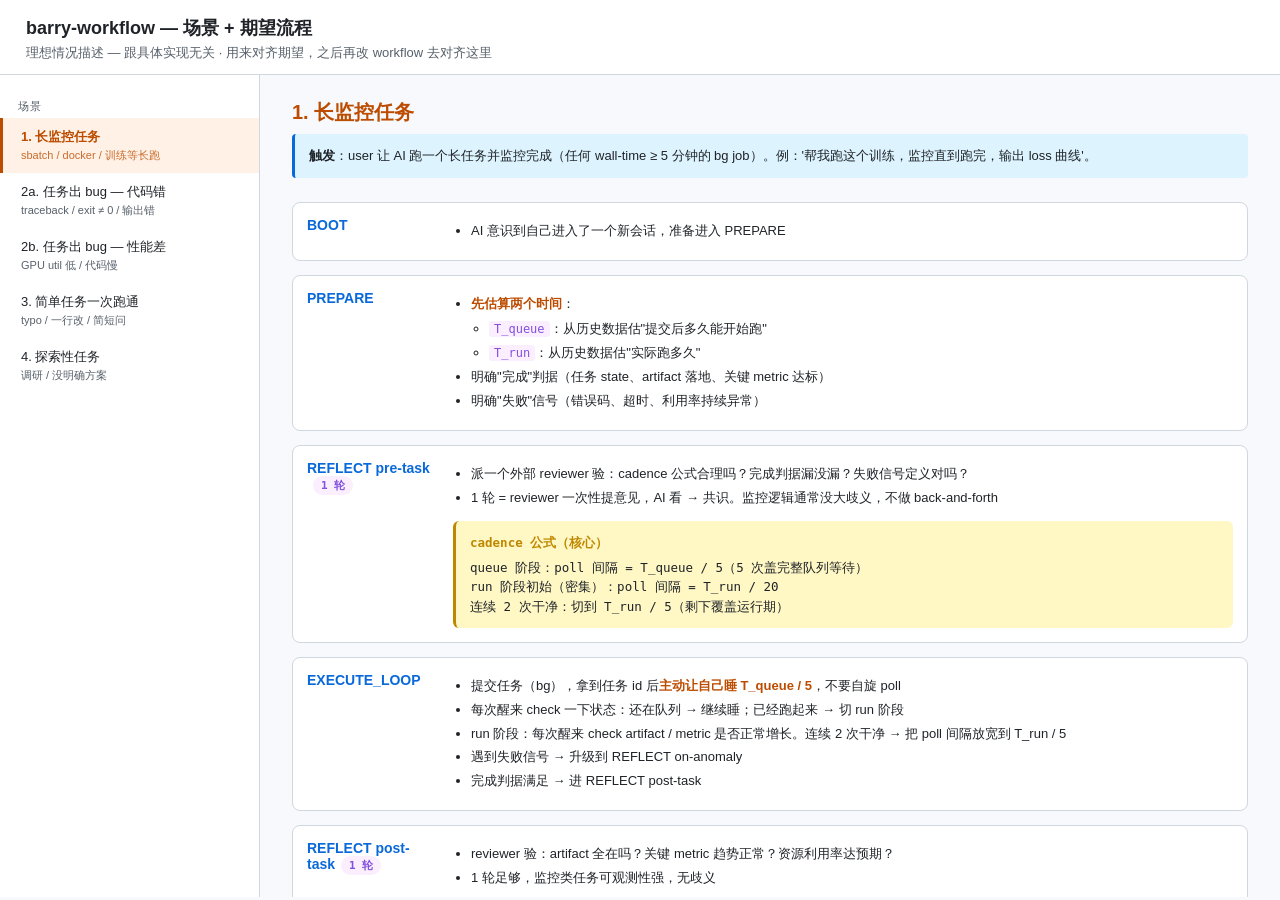
<file: scenarios.html>
<!doctype html>
<html lang="zh-CN">
<head>
<meta charset="utf-8">
<title>barry-workflow — 场景 + 期望流程</title>
<style>
  :root {
    --bg: #f7f9fc;
    --panel: #ffffff;
    --panel-2: #eef2f7;
    --border: #d0d7de;
    --fg: #1f2328;
    --muted: #57606a;
    --accent: #0969da;
    --accent-soft: #ddf4ff;
    --orange: #bc4c00;
    --orange-soft: #fff1e5;
    --green: #1a7f37;
    --green-soft: #dafbe1;
    --red: #cf222e;
    --red-soft: #ffebe9;
    --purple: #8250df;
    --purple-soft: #fbefff;
    --yellow-soft: #fff8c5;
  }
  * { box-sizing: border-box; }
  html, body {
    margin: 0; padding: 0;
    background: var(--bg);
    color: var(--fg);
    font-family: -apple-system, "PingFang SC", "Microsoft YaHei", Helvetica, sans-serif;
    height: 100%;
  }
  header {
    padding: 16px 26px 12px;
    background: var(--panel);
    border-bottom: 1px solid var(--border);
  }
  header h1 { margin: 0; font-size: 18px; }
  header .sub { color: var(--muted); font-size: 13px; margin-top: 4px; }
  main {
    display: grid;
    grid-template-columns: 260px 1fr;
    height: calc(100vh - 78px);
  }
  nav {
    background: var(--panel);
    border-right: 1px solid var(--border);
    padding: 14px 0;
    overflow-y: auto;
  }
  nav .grp-title {
    font-size: 11px;
    color: var(--muted);
    padding: 10px 18px 4px;
    text-transform: uppercase;
    letter-spacing: 0.5px;
  }
  nav button.scen {
    display: block;
    width: 100%;
    padding: 10px 18px;
    background: transparent;
    border: none;
    border-left: 3px solid transparent;
    text-align: left;
    font-family: inherit;
    font-size: 13px;
    color: var(--fg);
    cursor: pointer;
    transition: all 0.12s ease;
  }
  nav button.scen:hover { background: var(--accent-soft); }
  nav button.scen.on {
    background: var(--orange-soft);
    border-left-color: var(--orange);
    color: var(--orange);
    font-weight: 600;
  }
  nav button.scen .meta {
    display: block;
    font-size: 11px;
    color: var(--muted);
    margin-top: 2px;
    font-weight: normal;
  }
  nav button.scen.on .meta { color: var(--orange); opacity: 0.8; }

  section.detail {
    overflow-y: auto;
    padding: 24px 32px;
  }
  section.detail h2 {
    margin: 0 0 4px;
    font-size: 20px;
    color: var(--orange);
  }
  section.detail .trigger {
    margin: 8px 0 24px;
    padding: 12px 14px;
    background: var(--accent-soft);
    border-left: 3px solid var(--accent);
    border-radius: 4px;
    font-size: 13px;
    line-height: 1.55;
  }
  .stage-row {
    display: grid;
    grid-template-columns: 130px 1fr;
    gap: 16px;
    margin-bottom: 14px;
    padding: 14px;
    background: var(--panel);
    border: 1px solid var(--border);
    border-radius: 8px;
  }
  .stage-row .stage-name {
    font-weight: 600;
    color: var(--accent);
    font-size: 14px;
  }
  .stage-row .stage-name .skip {
    color: var(--muted);
    font-weight: normal;
    font-size: 12px;
    font-style: italic;
  }
  .stage-row .stage-body {
    font-size: 13px;
    line-height: 1.6;
  }
  .stage-row.skipped { opacity: 0.55; }
  .stage-row.skipped .stage-name { color: var(--muted); }
  .stage-row ul { margin: 4px 0; padding-left: 18px; }
  .stage-row li { margin-bottom: 3px; }
  .stage-row code {
    font-family: ui-monospace, "SF Mono", monospace;
    background: var(--purple-soft);
    color: var(--purple);
    padding: 1px 5px;
    border-radius: 3px;
    font-size: 12px;
  }
  .stage-row b { color: var(--orange); }

  .pitfalls {
    margin-top: 22px;
    padding: 14px;
    background: var(--red-soft);
    border-left: 3px solid var(--red);
    border-radius: 6px;
    font-size: 13px;
    line-height: 1.6;
  }
  .pitfalls .title {
    font-weight: 600;
    color: var(--red);
    margin-bottom: 6px;
  }
  .pitfalls ul { margin: 4px 0; padding-left: 18px; }
  .pitfalls code { background: white; padding: 1px 5px; border-radius: 3px; font-family: ui-monospace, monospace; font-size: 12px; }

  .observable {
    margin-top: 16px;
    padding: 14px;
    background: var(--green-soft);
    border-left: 3px solid var(--green);
    border-radius: 6px;
    font-size: 13px;
    line-height: 1.6;
  }
  .observable .title {
    font-weight: 600;
    color: var(--green);
    margin-bottom: 6px;
  }
  .observable ul { margin: 4px 0; padding-left: 18px; }
  .observable code { background: white; padding: 1px 5px; border-radius: 3px; font-family: ui-monospace, monospace; font-size: 12px; }

  .cadence-block {
    margin-top: 12px;
    padding: 12px 14px;
    background: var(--yellow-soft);
    border-left: 3px solid #bf8700;
    border-radius: 6px;
    font-size: 12.5px;
    line-height: 1.55;
    font-family: ui-monospace, "SF Mono", monospace;
  }
  .cadence-block .title {
    font-weight: 600;
    color: #bf8700;
    margin-bottom: 6px;
    font-family: inherit;
  }
  .reflect-rounds {
    display: inline-block;
    padding: 2px 8px;
    border-radius: 12px;
    background: var(--purple-soft);
    color: var(--purple);
    font-size: 11px;
    font-family: ui-monospace, monospace;
    margin-left: 6px;
  }

  section.detail .empty {
    color: var(--muted);
    font-style: italic;
    margin-top: 40vh;
    text-align: center;
    font-size: 13px;
  }
</style>
</head>
<body>
<header>
  <h1>barry-workflow — 场景 + 期望流程</h1>
  <div class="sub">理想情况描述 — 跟具体实现无关 · 用来对齐期望，之后再改 workflow 去对齐这里</div>
</header>

<main>
  <nav>
    <div class="grp-title">场景</div>
    <button class="scen" data-key="long_monitor">
      1. 长监控任务
      <span class="meta">sbatch / docker / 训练等长跑</span>
    </button>
    <button class="scen" data-key="bug_code">
      2a. 任务出 bug — 代码错
      <span class="meta">traceback / exit ≠ 0 / 输出错</span>
    </button>
    <button class="scen" data-key="bug_perf">
      2b. 任务出 bug — 性能差
      <span class="meta">GPU util 低 / 代码慢</span>
    </button>
    <button class="scen" data-key="simple">
      3. 简单任务一次跑通
      <span class="meta">typo / 一行改 / 简短问</span>
    </button>
    <button class="scen" data-key="explore">
      4. 探索性任务
      <span class="meta">调研 / 没明确方案</span>
    </button>
  </nav>

  <section class="detail" id="detail">
    <div class="empty">← 选一个场景</div>
  </section>
</main>

<script>
const SCENARIOS = {
  long_monitor: {
    title: "1. 长监控任务",
    trigger: "user 让 AI 跑一个长任务并监控完成（任何 wall-time ≥ 5 分钟的 bg job）。例：'帮我跑这个训练，监控直到跑完，输出 loss 曲线'。",
    stages: [
      {
        name: "BOOT",
        body: `<ul><li>AI 意识到自己进入了一个新会话，准备进入 PREPARE</li></ul>`,
      },
      {
        name: "PREPARE",
        body: `
          <ul>
            <li><b>先估算两个时间</b>：
              <ul>
                <li><code>T_queue</code>：从历史数据估"提交后多久能开始跑"</li>
                <li><code>T_run</code>：从历史数据估"实际跑多久"</li>
              </ul>
            </li>
            <li>明确"完成"判据（任务 state、artifact 落地、关键 metric 达标）</li>
            <li>明确"失败"信号（错误码、超时、利用率持续异常）</li>
          </ul>`,
      },
      {
        name: "REFLECT pre-task",
        rounds: "1 轮",
        body: `
          <ul>
            <li>派一个外部 reviewer 验：cadence 公式合理吗？完成判据漏没漏？失败信号定义对吗？</li>
            <li>1 轮 = reviewer 一次性提意见，AI 看 → 共识。监控逻辑通常没大歧义，不做 back-and-forth</li>
          </ul>
          <div class="cadence-block">
            <div class="title">cadence 公式（核心）</div>
            queue 阶段：poll 间隔 = T_queue / 5（5 次盖完整队列等待）<br>
            run 阶段初始（密集）：poll 间隔 = T_run / 20<br>
            连续 2 次干净：切到 T_run / 5（剩下覆盖运行期）
          </div>`,
      },
      {
        name: "EXECUTE_LOOP",
        body: `
          <ul>
            <li>提交任务（bg），拿到任务 id 后<b>主动让自己睡 T_queue / 5</b>，不要自旋 poll</li>
            <li>每次醒来 check 一下状态：还在队列 → 继续睡；已经跑起来 → 切 run 阶段</li>
            <li>run 阶段：每次醒来 check artifact / metric 是否正常增长。连续 2 次干净 → 把 poll 间隔放宽到 T_run / 5</li>
            <li>遇到失败信号 → 升级到 REFLECT on-anomaly</li>
            <li>完成判据满足 → 进 REFLECT post-task</li>
          </ul>`,
      },
      {
        name: "REFLECT post-task",
        rounds: "1 轮",
        body: `
          <ul>
            <li>reviewer 验：artifact 全在吗？关键 metric 趋势正常？资源利用率达预期？</li>
            <li>1 轮足够，监控类任务可观测性强，无歧义</li>
          </ul>`,
      },
      {
        name: "END",
        body: `<ul><li>记录任务 id + 最终结果到项目级 ledger，方便下次 user 复盘</li></ul>`,
      },
    ],
    pitfalls: [
      "❌ <b>自旋轮询</b>：每隔几秒 poll 一次 → 烧 context + 阻塞 tool slot。应该让自己真的睡到下一个 poll 点",
      "❌ <b>没估算时间用固定间隔</b>：5 分钟任务每 15 分钟 poll = under-monitor；5 小时任务每 15 分钟 poll = over-poll",
      "❌ <b>跳过 pre-task REFLECT</b>：cadence 公式可能除以零、T_run 估为 0、完成判据写错，后面 EXECUTE 全跑歪",
      "❌ <b>跳出 state 干别的</b>：监控期间去改别的文件、看别的 issue — 违反状态控制原则，不可控",
      "❌ <b>对所有任务用同一密度监控</b>：应该按 T_queue / T_run 自适应",
    ],
    observable: [
      "任务 state（队列中 / 运行中 / 完成 / 失败）",
      "运行时关键 metric（loss / step / throughput）",
      "资源利用率（GPU / CPU / mem / IO）",
      "exit code / 错误堆栈（如有失败）",
      "artifact 数量 + 大小",
    ],
  },

  bug_code: {
    title: "2a. 任务出 bug — 代码错",
    trigger: "已有代码跑出明确错误（堆栈 / 非零退出 / 输出不符）。例：'修一下这个脚本，跑起来报 KeyError'。",
    stages: [
      {
        name: "BOOT",
        body: `<ul><li>常规进入</li></ul>`,
      },
      {
        name: "PREPARE",
        body: `
          <ul>
            <li>列已知信息：错误消息原文、涉及文件、复现命令、user 提供的上下文</li>
            <li>明确"修好"判据：错误消失 + 正确输出 + 有测试验证</li>
          </ul>`,
      },
      {
        name: "REFLECT pre-task",
        rounds: "1 轮",
        body: `
          <ul>
            <li>列三栏：<b>事实</b>（错误消息 + 涉及文件原文）/ <b>推测</b>（1-3 个 root cause 候选）/ <b>假设</b>（依赖、环境、调用方）</li>
            <li>reviewer 1 轮：哪些推测证据不足？有没有漏的 root cause？建议复现的最小命令是？</li>
            <li>定优先级：先试哪个 root cause</li>
          </ul>`,
      },
      {
        name: "EXECUTE_LOOP",
        body: `
          <ul>
            <li><b>第 1 步 — 复现</b>：跑出错命令，字面引用错误位置。<b>不复现就别往下走</b></li>
            <li><b>第 2 步 — 定位</b>：读涉及的代码 + 周边 ±50 行。明确出错的具体行</li>
            <li><b>第 3 步 — 试 fix</b>：改一处，重跑同样命令，错误消失 = 通过</li>
            <li>失败预算：连续 3 次试 fix 都没让错误消失 → 升级到 REFLECT on-anomaly</li>
          </ul>`,
      },
      {
        name: "REFLECT on-anomaly",
        rounds: "2 轮",
        body: `
          <ul>
            <li><b>必须 2 轮真 rebuttal</b>：多半是 pre-task 的初始推测错了，需要 AI 跟 reviewer 互相质疑</li>
            <li><b>round 1</b> — AI: "我试过候选 A/B/C 都没用，剩余可能性是什么"</li>
            <li><b>round 2</b> — reviewer 列新候选，AI 反驳一两个 / 同意一两个 → 共识</li>
            <li>回 EXECUTE_LOOP 试新方向</li>
          </ul>`,
      },
      {
        name: "REFLECT post-task",
        rounds: "1 轮",
        body: `
          <ul>
            <li>reviewer 验：fix 真的解决问题（不是绕过 / 临时贴）？有没有加测试防回归？fix 是不是治标？</li>
            <li>项目级踩坑写到经验库，方便下次类似 bug 加速定位</li>
          </ul>`,
      },
      {
        name: "END",
        body: `<ul><li>常规收尾</li></ul>`,
      },
    ],
    pitfalls: [
      "❌ <b>没复现就开始改</b>：改完不知道修没修，可能改了不相关的地方",
      "❌ <b>验证用「看起来没问题了」</b>：必须字面引用前后输出对比",
      "❌ <b>on-anomaly REFLECT 只 1 轮</b>：reviewer 没机会被反驳，结论容易跟初版一样错",
      "❌ <b>修 symptom 不修 root cause</b>：try/except 包住 KeyError 而不查为什么 key 不存在",
      "❌ <b>修完不加测试</b>：下次回归没人拦",
      "❌ <b>一次改多处</b>：修好后不知道是哪一处起作用",
    ],
    observable: [
      "复现命令的退出码",
      "错误堆栈的文件 + 行号（精确）",
      "fix 后跑同命令的输出 diff",
      "测试 pass 数",
      "项目级测试套件是否仍然全过",
    ],
  },

  bug_perf: {
    title: "2b. 任务出 bug — 性能差",
    trigger: "代码能跑但慢 / 资源利用率不达预期。例：'推理跑 100 题要 30 分钟，GPU 利用率只有 12%，加速一下'。",
    stages: [
      {
        name: "BOOT",
        body: `<ul><li>常规进入</li></ul>`,
      },
      {
        name: "PREPARE",
        body: `
          <ul>
            <li><b>必先测 baseline</b>：跑当前代码，记录 step time、GPU / CPU / mem 利用率中位数、稳态吞吐量</li>
            <li>明确目标数字（user 给或 AI 提议合理范围）</li>
            <li>"达标"判据 = 稳态指标 ≥ 目标，不是峰值</li>
          </ul>`,
      },
      {
        name: "REFLECT pre-task",
        rounds: "1 轮",
        body: `
          <ul>
            <li>列 3 类候选瓶颈 + 各自证据：
              <ul>
                <li><b>CPU 瓶颈</b>：数据加载慢 / 预处理重</li>
                <li><b>GPU 瓶颈</b>：batch 小 / 没用混合精度 / kernel 利用率低</li>
                <li><b>IO 瓶颈</b>：从慢盘读 / 大文件每 step 重读</li>
              </ul>
            </li>
            <li>reviewer 1 轮：根据 baseline 数字，哪类最可能？建议先 profile 哪个</li>
          </ul>`,
      },
      {
        name: "EXECUTE_LOOP",
        body: `
          <ul>
            <li><b>第 1 步 — profile</b>：跑一次合理时长的 profile（至少几分钟，避免 warmup 假象）。引具体 hot function</li>
            <li><b>第 2 步 — 改一个变量</b>：根据 profile 定的瓶颈，改一处配置。<b>一次只改一个</b>，否则不知道哪个起作用</li>
            <li><b>第 3 步 — 测新数字</b>：跟 baseline 比稳态指标，不是头几秒</li>
            <li>不达标 → anomaly +1。3 个 anomaly → 升级到 on-anomaly</li>
          </ul>`,
      },
      {
        name: "REFLECT on-anomaly",
        rounds: "2 轮",
        body: `
          <ul>
            <li><b>必须 2 轮真 rebuttal</b>：性能问题常是多瓶颈叠加，1 轮看不准</li>
            <li><b>round 1</b> — AI: "试了 CPU / GPU 方向都没用，剩什么"</li>
            <li><b>round 2</b> — reviewer 提一些被忽略的（IO、通信、CPU↔GPU 同步、kernel launch overhead 等），AI 验证或反驳 → 共识</li>
          </ul>`,
      },
      {
        name: "REFLECT post-task",
        rounds: "1 轮",
        body: `
          <ul>
            <li>reviewer 验：新数字是稳态还是临时虚高？跑够长了吗？</li>
            <li><b>必须跑够长</b>（至少几分钟，最好覆盖完整一轮）才能确认稳态利用率</li>
            <li>把"这个配置 + 这种硬件的瓶颈在哪"写到经验库</li>
          </ul>`,
      },
      {
        name: "END",
        body: `<ul><li>常规收尾</li></ul>`,
      },
    ],
    pitfalls: [
      "❌ <b>没测 baseline 直接优化</b>：后面没法判断真的提升了多少",
      "❌ <b>一次改多个变量</b>：不知道哪个起作用，回滚找不到正确组合",
      "❌ <b>只看 warmup 数字</b>：头 30 秒利用率假高 / 假低，应看稳态",
      "❌ <b>只给相对数</b>：'提升了 20%' 没用，必须 before/after 绝对值",
      "❌ <b>profile 跑得太短</b>：几秒 profile 抓不到真瓶颈，是 noise",
      "❌ <b>跳过 baseline 测量</b>：之后整个优化无参照",
    ],
    observable: [
      "step time（中位数 + p95）",
      "资源利用率（GPU / CPU / mem，稳态）",
      "吞吐量（samples/sec / tokens/sec）",
      "profile hot frame（前 5 个函数 + 占比）",
      "before/after 对比表（必须是绝对数）",
    ],
  },

  simple: {
    title: "3. 简单任务一次跑通",
    trigger: "明确的小任务、无歧义：改个 typo / 加一行 print / 回答一个具体问题。例：'把 README 第 3 行的 \"prod\" 改成 \"production\"'。",
    stages: [
      {
        name: "BOOT",
        body: `<ul><li>常规进入</li></ul>`,
      },
      {
        name: "PREPARE",
        body: `
          <ul>
            <li>简化：识别"这是简单任务" → 跳过详细资源列举</li>
            <li>"完成"判据 = 文件 diff 是预期的</li>
          </ul>`,
      },
      {
        name: "REFLECT pre-task",
        skip: true,
        body: `
          <ul>
            <li><b>跳过</b>。小任务跑 rebuttal = 浪费时间</li>
            <li>但<b>仍走 state 框架</b>，只是这一步秒过 — 不能因为简单就拆掉状态机</li>
          </ul>`,
      },
      {
        name: "EXECUTE_LOOP",
        body: `
          <ul>
            <li>一两步搞定：编辑一次，必要时跑下 lint / format 验证</li>
          </ul>`,
      },
      {
        name: "REFLECT post-task",
        rounds: "1 轮",
        body: `
          <ul>
            <li><b>保留 post-task</b>（即使简单任务也值得花 10 秒）</li>
            <li>不用派 reviewer — AI 自己快速自检：diff 对吗？有没有改错文件？拼写有没有溢出？</li>
            <li>有疑虑再派一个轻 reviewer（30 秒回）</li>
          </ul>`,
      },
      {
        name: "END",
        body: `<ul><li>常规收尾</li></ul>`,
      },
    ],
    pitfalls: [
      "❌ <b>死板走全状态</b>：改一行字跑 30 分钟 rebuttal — user 直接疯",
      "❌ <b>反方向：跳过包括 post-task 的全部 REFLECT</b>：容易把 'pro' 改成 'productionduction'，没人发现",
      "❌ <b>改完不看 diff</b>：哪怕 1 秒扫一眼也好",
      "❌ <b>当作复杂任务硬上详细列举</b>：列出 40 个无关 artifact，浪费 token",
    ],
    observable: [
      "目标文件的 diff",
      "改后文件的关键片段",
    ],
  },

  explore: {
    title: "4. 探索性任务",
    trigger: "没明确解决方案，user 想调研 / 比较 / 决定方向。例：'看看现在 fine-tune 小模型有哪些 PEFT 方法，给我推荐一个'。",
    stages: [
      {
        name: "BOOT",
        body: `<ul><li>常规进入</li></ul>`,
      },
      {
        name: "PREPARE",
        body: `
          <ul>
            <li>列已有材料：user 给的 paper、相关历史任务、已经看过的方案</li>
            <li>"完成"判据 = 候选方案对比表 + 推荐 1 个 + ≥ 3 条理由</li>
          </ul>`,
      },
      {
        name: "REFLECT pre-task",
        rounds: "2 轮",
        body: `
          <ul>
            <li><b>必须 2 轮真 rebuttal</b> — 探索性任务最大的坑是搜索方向跑偏，关键词必须被质疑过一次</li>
            <li><b>round 1</b> — AI: "我准备搜这 4 个关键词，论文范围近 3 年"</li>
            <li><b>round 2</b> — reviewer 指出漏掉的关键词 / 范围太宽或太窄，AI 反驳一两个 / 接受一两个 → 共识</li>
          </ul>`,
      },
      {
        name: "EXECUTE_LOOP",
        body: `
          <ul>
            <li>并行搜索多个关键词（一个一个串行做太慢）</li>
            <li>读候选 paper / doc 的<b>关键段</b>：abstract + limitation + 实验设置（不是只看 abstract）</li>
            <li>列对比表：方案 / 复杂度 / 资源需求 / 适用范围 / 已知 limitation</li>
            <li>必要时跑小段代码快速验证 1-2 个最有希望的方案是否可行</li>
          </ul>`,
      },
      {
        name: "REFLECT post-task",
        rounds: "1 轮",
        body: `
          <ul>
            <li>reviewer 验：对比表完整？推荐有充分证据？有没有漏 user 的硬约束（资源 / 数据量 / 部署环境）？</li>
            <li>reviewer 强烈反对推荐 → 自动升级 round 2</li>
          </ul>`,
      },
      {
        name: "END",
        body: `<ul><li>deliverable 是对比表 + 推荐段落，不是代码</li></ul>`,
      },
    ],
    pitfalls: [
      "❌ <b>跳过 pre-task</b>：搜索方向跑偏，EXECUTE 浪费在不相关材料上",
      "❌ <b>pre-task 只 1 轮</b>：关键词没被质疑过，漏关键方案",
      "❌ <b>串行搜索</b>：一个个搜慢，应该并行",
      "❌ <b>只看 abstract</b>：limitation 段决定方案适不适合 user 的场景",
      "❌ <b>推荐没理由</b>：'X 最好' 不算，要 'X 因为 Y、Z 比 W 适合你的场景'",
      "❌ <b>不验证最有希望的候选</b>：纯文献推荐风险高，能跑小段代码就跑",
    ],
    observable: [
      "搜出的候选方案数（每个关键词 ≥ N 篇）",
      "对比表行数（每行 1 方案）+ 列数（≥ 5 列）",
      "推荐方案的支持证据数（target ≥ 3）",
      "（如有）试代码：能跑通 + 关键 metric",
    ],
  },
};

const detail = document.getElementById("detail");

function render(key) {
  document.querySelectorAll("nav button.scen").forEach(b => b.classList.toggle("on", b.dataset.key === key));
  const s = SCENARIOS[key];
  let html = `<h2>${s.title}</h2>`;
  html += `<div class="trigger"><b>触发</b>：${s.trigger}</div>`;
  for (const st of s.stages) {
    const cls = st.skip ? "stage-row skipped" : "stage-row";
    const rounds = st.rounds ? `<span class="reflect-rounds">${st.rounds}</span>` : "";
    const skipNote = st.skip ? ` <span class="skip">— 跳过</span>` : "";
    html += `
      <div class="${cls}">
        <div class="stage-name">${st.name}${rounds}${skipNote}</div>
        <div class="stage-body">${st.body}</div>
      </div>`;
  }
  if (s.observable) {
    html += `<div class="observable"><div class="title">📊 关键 observable</div><ul>${s.observable.map(x=>`<li>${x}</li>`).join("")}</ul></div>`;
  }
  if (s.pitfalls) {
    html += `<div class="pitfalls"><div class="title">⚠ 反例 (AI 容易犯的错)</div><ul>${s.pitfalls.map(x=>`<li>${x}</li>`).join("")}</ul></div>`;
  }
  detail.innerHTML = html;
}

document.querySelectorAll("nav button.scen").forEach(b => {
  b.addEventListener("click", () => render(b.dataset.key));
});
// 默认展开第一个
render("long_monitor");
</script>
</body>
</html>
</file>
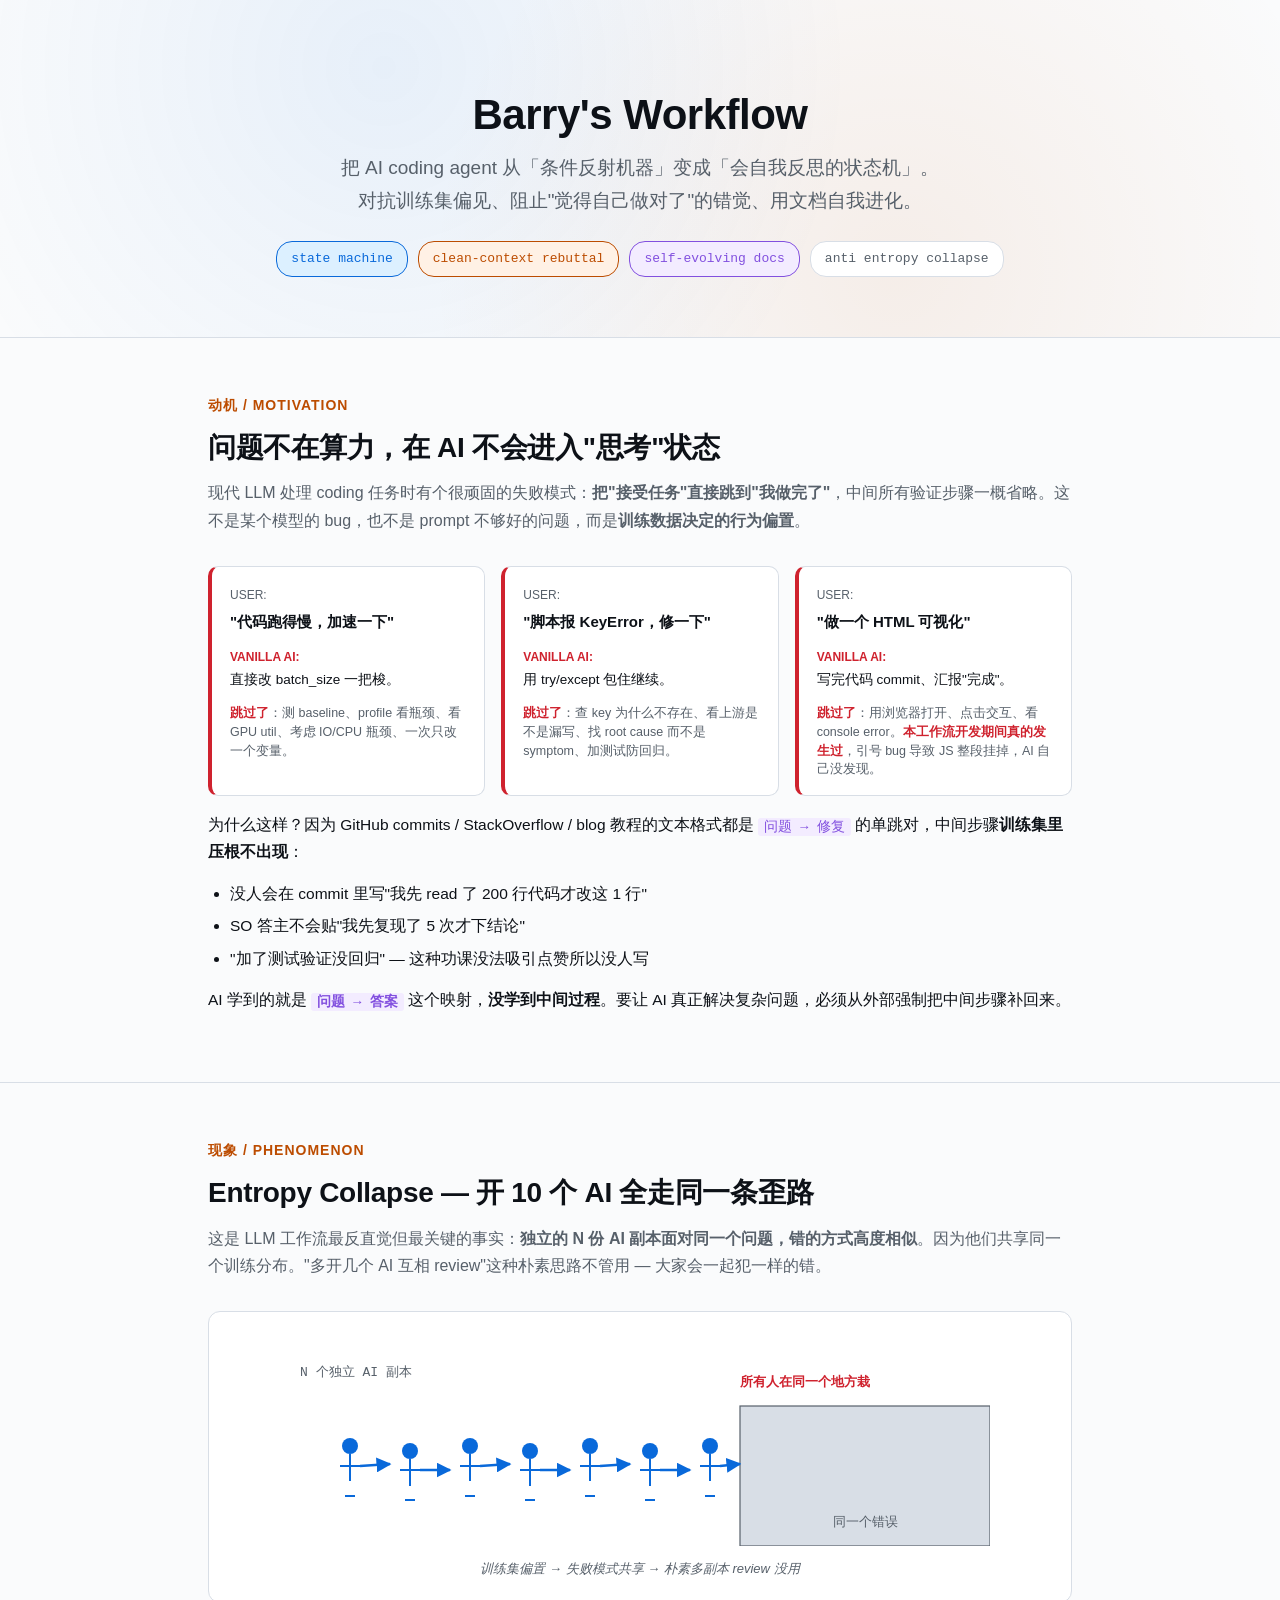
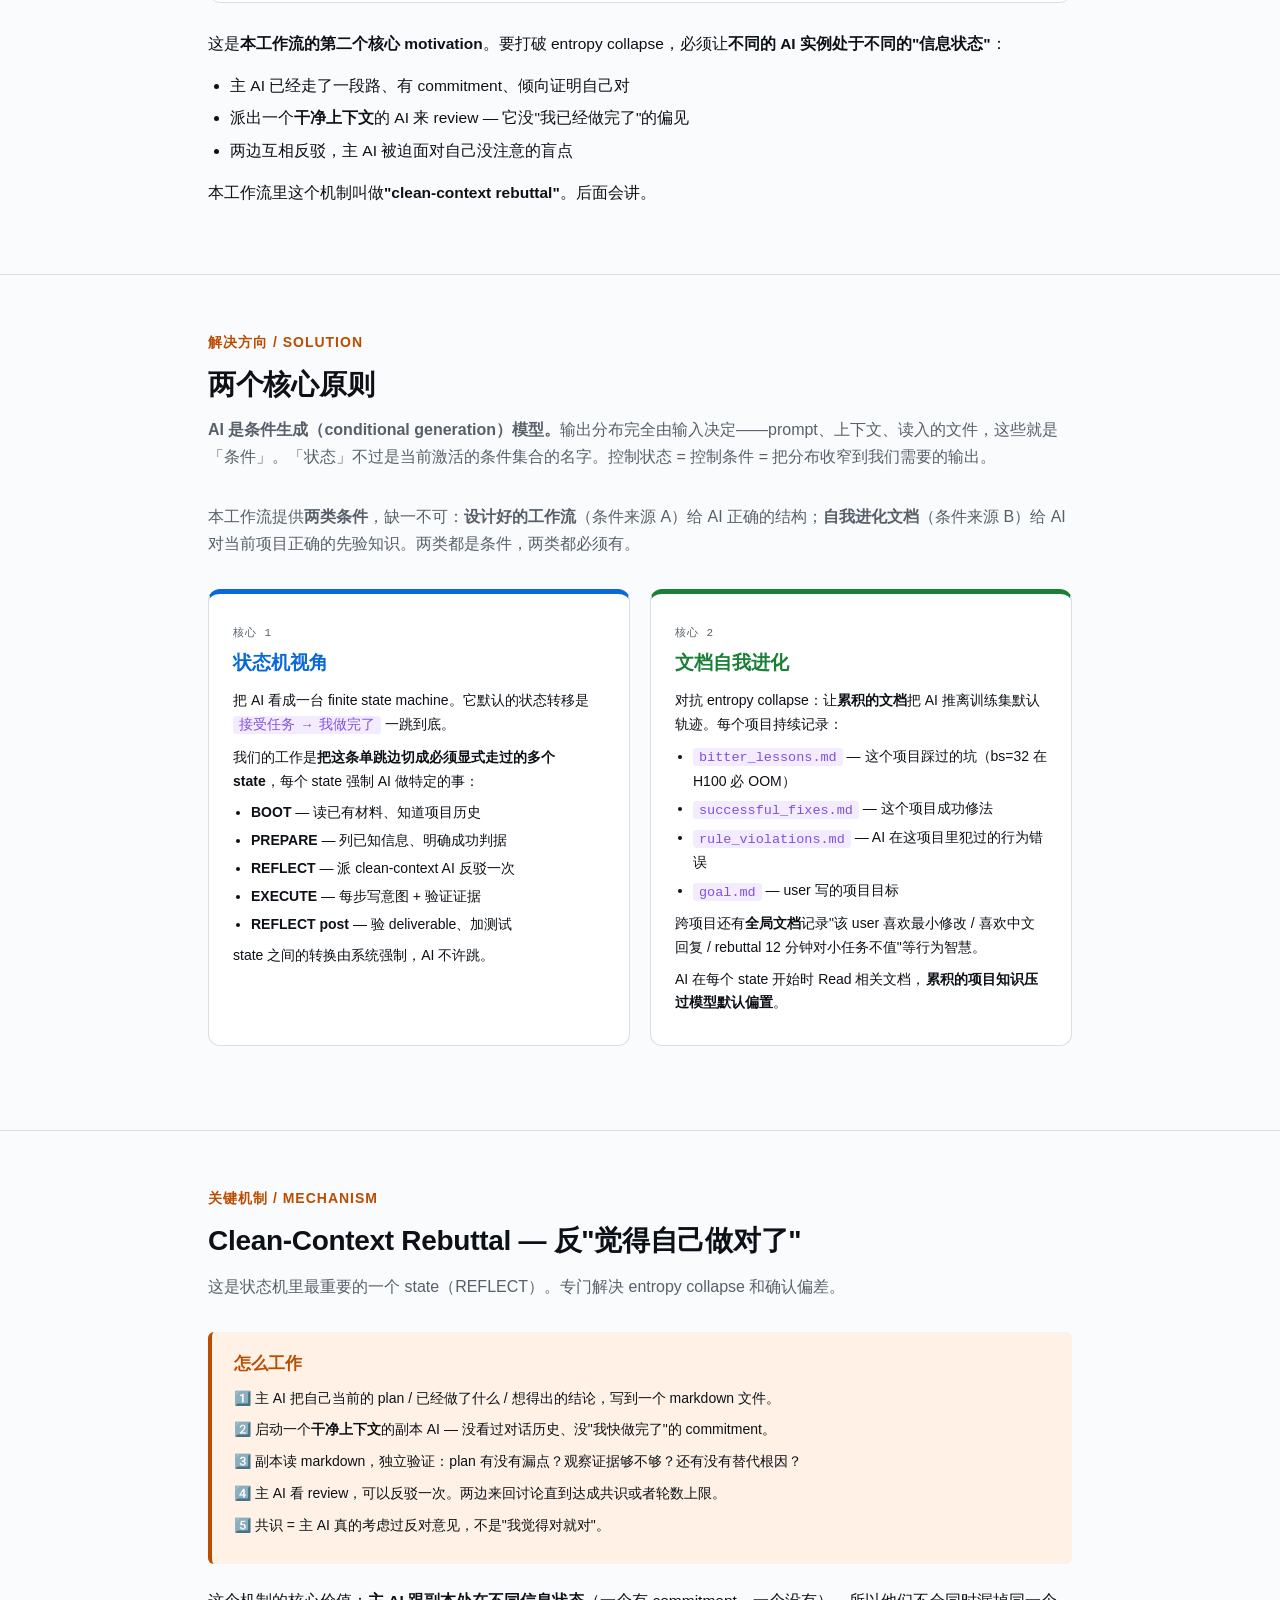
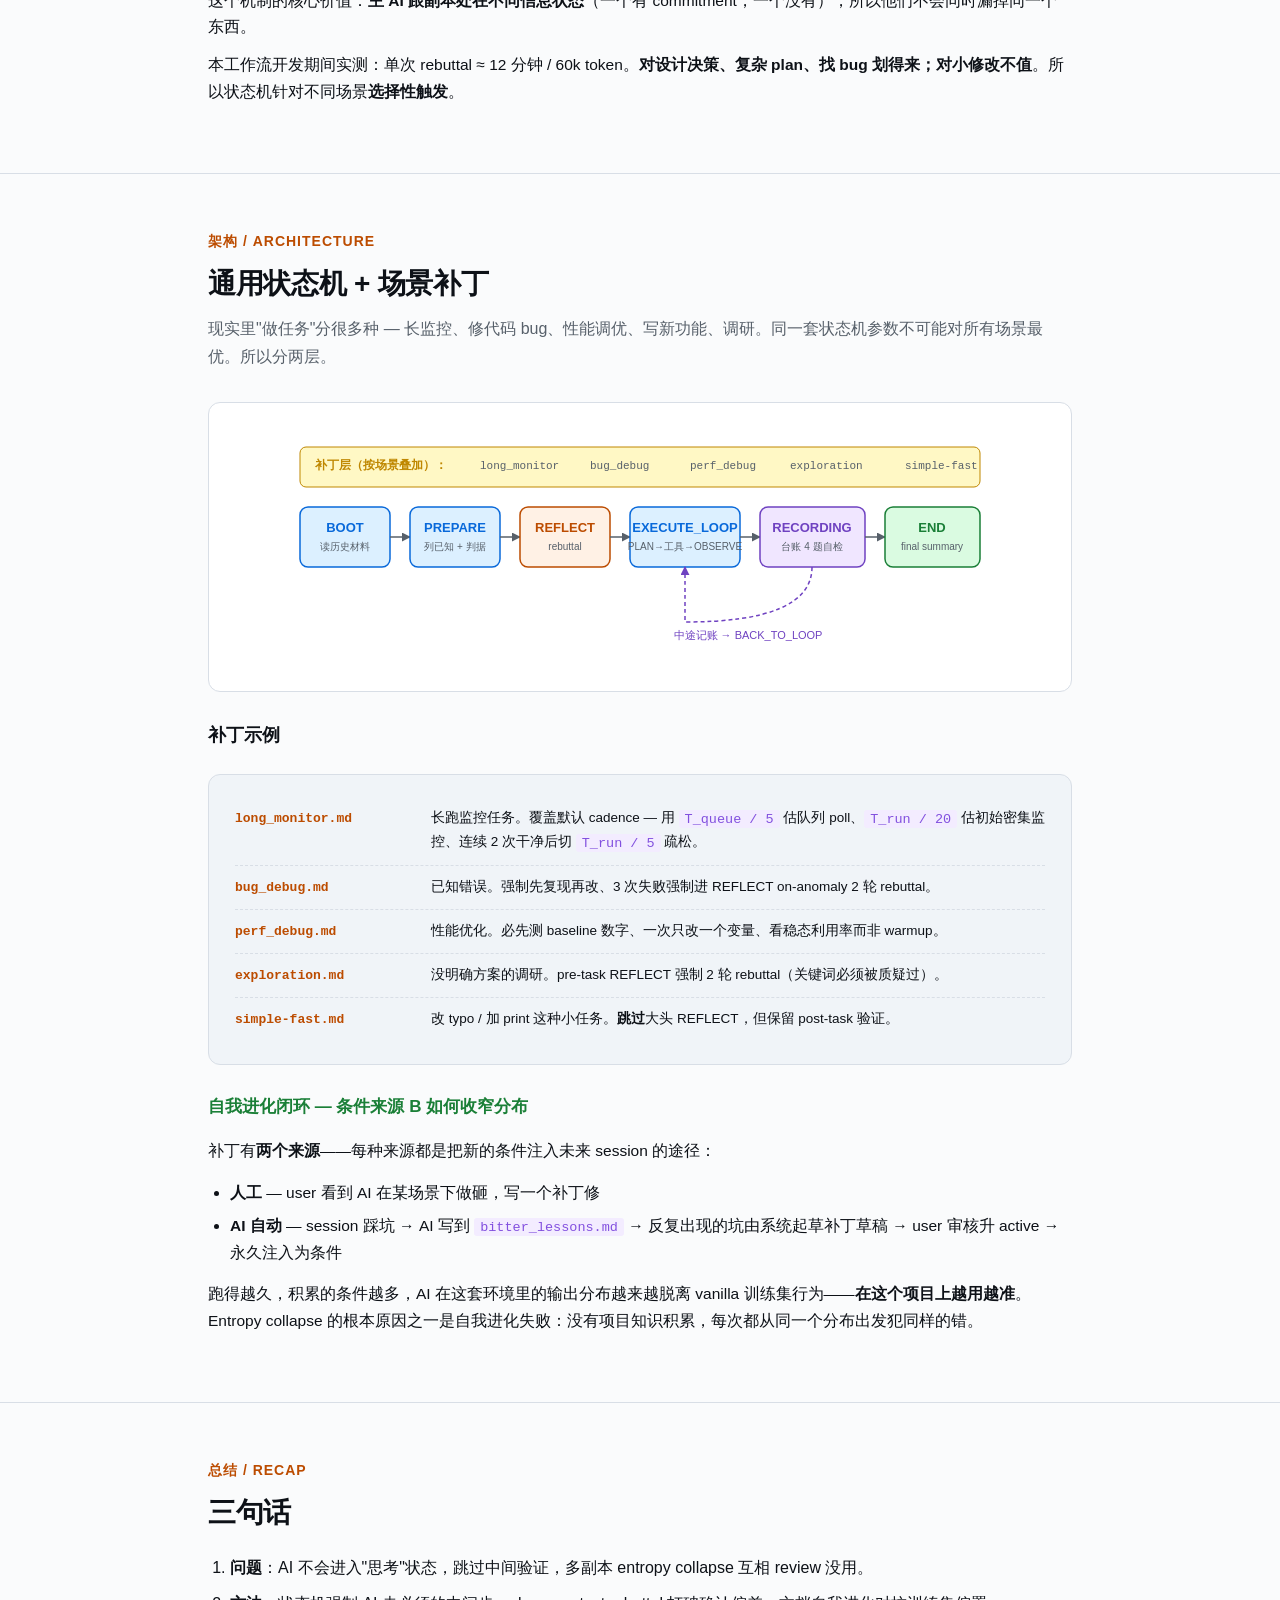
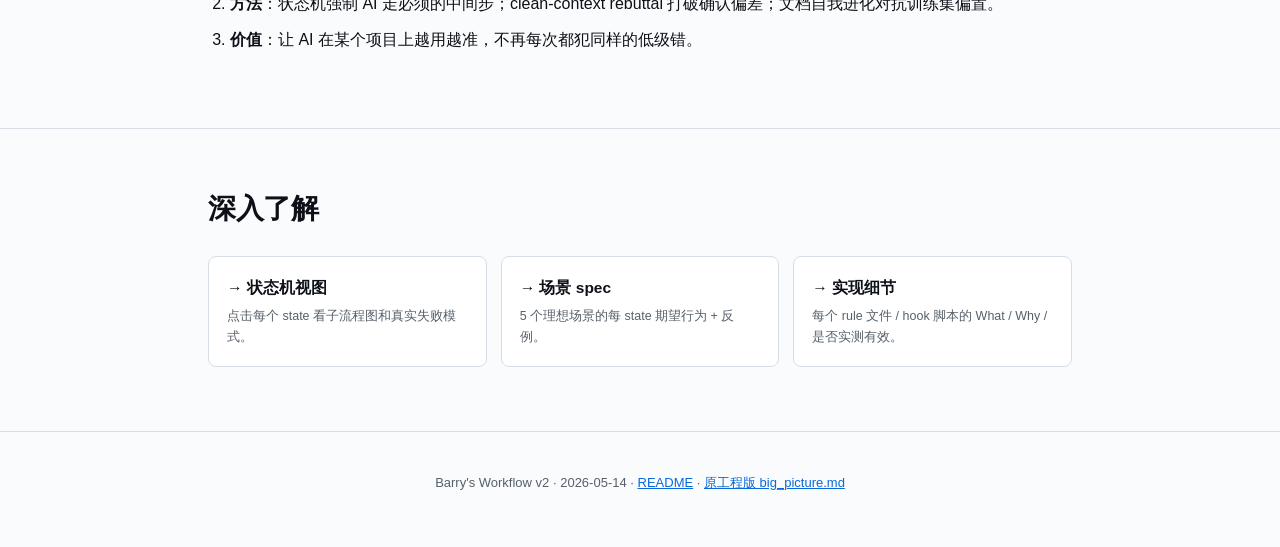
<file: docs/big_picture.html>
<!doctype html>
<html lang="zh-CN">
<head>
<meta charset="utf-8">
<title>Barry's Workflow — 把 AI 从条件反射变成会思考的状态机</title>
<style>
  :root {
    --bg: #fafbfc;
    --panel: #ffffff;
    --panel-2: #f0f4f8;
    --border: #d8dee6;
    --fg: #0d1117;
    --muted: #57606a;
    --accent: #0969da;
    --accent-soft: #dcf0ff;
    --orange: #bc4c00;
    --orange-soft: #fff1e5;
    --green: #1a7f37;
    --green-soft: #dafbe1;
    --red: #cf222e;
    --red-soft: #ffe9e8;
    --purple: #8250df;
    --purple-soft: #f3ecff;
    --yellow-soft: #fff8c5;
  }
  * { box-sizing: border-box; }
  html, body {
    margin: 0; padding: 0;
    background: var(--bg);
    color: var(--fg);
    font-family: -apple-system, "PingFang SC", "Microsoft YaHei", Helvetica, sans-serif;
    line-height: 1.7;
    font-size: 15.5px;
  }
  .wrap {
    max-width: 920px;
    margin: 0 auto;
    padding: 0 28px;
  }

  /* Hero */
  .hero {
    padding: 90px 0 60px;
    text-align: center;
    background:
      radial-gradient(circle at 30% 20%, rgba(9,105,218,0.08), transparent 50%),
      radial-gradient(circle at 70% 80%, rgba(188,76,0,0.08), transparent 50%);
  }
  .hero h1 {
    margin: 0 0 12px;
    font-size: 42px;
    font-weight: 700;
    letter-spacing: -0.5px;
    line-height: 1.2;
  }
  .hero .pitch {
    font-size: 19px;
    color: var(--muted);
    max-width: 680px;
    margin: 0 auto 24px;
  }
  .chips {
    display: flex;
    gap: 10px;
    justify-content: center;
    flex-wrap: wrap;
    margin-top: 20px;
  }
  .chip {
    padding: 6px 14px;
    border-radius: 16px;
    font-size: 13px;
    font-family: ui-monospace, monospace;
    background: var(--panel);
    border: 1px solid var(--border);
    color: var(--muted);
  }
  .chip.blue { background: var(--accent-soft); color: var(--accent); border-color: var(--accent); }
  .chip.orange { background: var(--orange-soft); color: var(--orange); border-color: var(--orange); }
  .chip.purple { background: var(--purple-soft); color: var(--purple); border-color: var(--purple); }

  /* Section */
  section {
    padding: 56px 0;
    border-top: 1px solid var(--border);
  }
  section h2 {
    margin: 0 0 8px;
    font-size: 28px;
    font-weight: 700;
    letter-spacing: -0.3px;
  }
  section .lead {
    color: var(--muted);
    font-size: 16px;
    margin: 0 0 32px;
  }
  section p { margin: 12px 0; }
  section ul, section ol { padding-left: 22px; }
  section li { margin-bottom: 6px; }
  section code {
    font-family: ui-monospace, "SF Mono", monospace;
    background: var(--purple-soft);
    color: var(--purple);
    padding: 1.5px 6px;
    border-radius: 3px;
    font-size: 13.5px;
  }
  section .num {
    color: var(--orange);
    font-size: 14px;
    font-weight: 600;
    letter-spacing: 1px;
    text-transform: uppercase;
    margin-bottom: 6px;
  }

  /* Scenario cards */
  .scenarios {
    display: grid;
    grid-template-columns: repeat(3, 1fr);
    gap: 16px;
    margin: 28px 0 16px;
  }
  .scen {
    background: var(--panel);
    border: 1px solid var(--border);
    border-radius: 10px;
    padding: 18px 18px 16px;
    border-left: 4px solid var(--red);
  }
  .scen .user-said {
    font-size: 12px;
    color: var(--muted);
    margin-bottom: 4px;
  }
  .scen .quote {
    font-weight: 600;
    color: var(--fg);
    margin-bottom: 12px;
    font-size: 15px;
  }
  .scen .ai-did {
    font-size: 12px;
    color: var(--red);
    margin-bottom: 2px;
    font-weight: 600;
  }
  .scen .response {
    font-size: 13.5px;
    color: var(--fg);
    margin-bottom: 12px;
  }
  .scen .missed {
    font-size: 12.5px;
    color: var(--muted);
    line-height: 1.5;
  }
  .scen .missed b { color: var(--red); }

  /* Entropy collapse visual */
  .entropy {
    background: var(--panel);
    border: 1px solid var(--border);
    border-radius: 12px;
    padding: 22px 26px;
    margin: 28px 0;
    text-align: center;
  }
  .entropy svg { display: block; margin: 12px auto; width: 100%; max-width: 700px; height: 200px; }
  .entropy .caption {
    font-size: 13px;
    color: var(--muted);
    font-style: italic;
    margin-top: 8px;
  }

  /* Two-column solution */
  .pillars {
    display: grid;
    grid-template-columns: 1fr 1fr;
    gap: 20px;
    margin: 28px 0;
  }
  .pillar {
    background: var(--panel);
    border: 1px solid var(--border);
    border-radius: 12px;
    padding: 24px 24px 22px;
  }
  .pillar.machine { border-top: 5px solid var(--accent); }
  .pillar.evolve { border-top: 5px solid var(--green); }
  .pillar h3 {
    margin: 0 0 10px;
    font-size: 19px;
    font-weight: 700;
  }
  .pillar .tag {
    display: inline-block;
    font-size: 11px;
    font-family: ui-monospace, monospace;
    color: var(--muted);
    text-transform: uppercase;
    letter-spacing: 1px;
    margin-bottom: 4px;
  }
  .pillar p { font-size: 14px; margin: 8px 0; color: var(--fg); }
  .pillar ul { margin: 8px 0; padding-left: 18px; font-size: 14px; }
  .pillar li { margin-bottom: 4px; }
  .pillar.machine h3 { color: var(--accent); }
  .pillar.evolve h3 { color: var(--green); }

  /* FSM diagram */
  .fsm-diagram {
    background: var(--panel);
    border: 1px solid var(--border);
    border-radius: 12px;
    padding: 24px;
    margin: 28px 0;
  }
  .fsm-diagram svg { width: 100%; height: 240px; display: block; }

  /* Patches block */
  .patches {
    background: var(--panel-2);
    border: 1px solid var(--border);
    border-radius: 12px;
    padding: 22px 26px;
    margin: 24px 0;
  }
  .patch-row {
    display: grid;
    grid-template-columns: 180px 1fr;
    gap: 16px;
    padding: 10px 0;
    border-bottom: 1px dashed var(--border);
    align-items: baseline;
  }
  .patch-row:last-child { border-bottom: none; }
  .patch-row .name {
    font-family: ui-monospace, monospace;
    font-size: 13px;
    color: var(--orange);
    font-weight: 600;
  }
  .patch-row .body { font-size: 13.5px; }

  /* Rebuttal highlight */
  .rebuttal {
    background: var(--orange-soft);
    border-left: 4px solid var(--orange);
    border-radius: 6px;
    padding: 18px 22px;
    margin: 24px 0;
  }
  .rebuttal h3 {
    margin: 0 0 8px;
    font-size: 17px;
    color: var(--orange);
  }
  .rebuttal p { font-size: 14px; margin: 8px 0; }

  /* Links */
  .links {
    display: grid;
    grid-template-columns: repeat(3, 1fr);
    gap: 14px;
    margin: 24px 0 8px;
  }
  .link {
    background: var(--panel);
    border: 1px solid var(--border);
    border-radius: 8px;
    padding: 18px;
    text-decoration: none;
    color: var(--fg);
    transition: all 0.15s;
  }
  .link:hover {
    border-color: var(--accent);
    background: var(--accent-soft);
  }
  .link .title {
    font-weight: 600;
    margin-bottom: 4px;
  }
  .link .desc { font-size: 12.5px; color: var(--muted); }

  footer {
    padding: 40px 0 60px;
    text-align: center;
    color: var(--muted);
    font-size: 13px;
    border-top: 1px solid var(--border);
  }

  @media (max-width: 720px) {
    .scenarios, .pillars, .links { grid-template-columns: 1fr; }
    .hero h1 { font-size: 30px; }
  }
</style>
</head>
<body>

<div class="hero">
  <div class="wrap">
    <h1>Barry's Workflow</h1>
    <p class="pitch">把 AI coding agent 从「条件反射机器」变成「会自我反思的状态机」。<br>对抗训练集偏见、阻止"觉得自己做对了"的错觉、用文档自我进化。</p>
    <div class="chips">
      <span class="chip blue">state machine</span>
      <span class="chip orange">clean-context rebuttal</span>
      <span class="chip purple">self-evolving docs</span>
      <span class="chip">anti entropy collapse</span>
    </div>
  </div>
</div>

<section>
  <div class="wrap">
    <div class="num">动机 / Motivation</div>
    <h2>问题不在算力，在 AI 不会进入"思考"状态</h2>
    <p class="lead">现代 LLM 处理 coding 任务时有个很顽固的失败模式：<b>把"接受任务"直接跳到"我做完了"</b>，中间所有验证步骤一概省略。这不是某个模型的 bug，也不是 prompt 不够好的问题，而是<b>训练数据决定的行为偏置</b>。</p>

    <div class="scenarios">
      <div class="scen">
        <div class="user-said">USER:</div>
        <div class="quote">"代码跑得慢，加速一下"</div>
        <div class="ai-did">VANILLA AI:</div>
        <div class="response">直接改 batch_size 一把梭。</div>
        <div class="missed">
          <b>跳过了</b>：测 baseline、profile 看瓶颈、看 GPU util、考虑 IO/CPU 瓶颈、一次只改一个变量。
        </div>
      </div>

      <div class="scen">
        <div class="user-said">USER:</div>
        <div class="quote">"脚本报 KeyError，修一下"</div>
        <div class="ai-did">VANILLA AI:</div>
        <div class="response">用 try/except 包住继续。</div>
        <div class="missed">
          <b>跳过了</b>：查 key 为什么不存在、看上游是不是漏写、找 root cause 而不是 symptom、加测试防回归。
        </div>
      </div>

      <div class="scen">
        <div class="user-said">USER:</div>
        <div class="quote">"做一个 HTML 可视化"</div>
        <div class="ai-did">VANILLA AI:</div>
        <div class="response">写完代码 commit、汇报"完成"。</div>
        <div class="missed">
          <b>跳过了</b>：用浏览器打开、点击交互、看 console error。<b>本工作流开发期间真的发生过</b>，引号 bug 导致 JS 整段挂掉，AI 自己没发现。
        </div>
      </div>
    </div>

    <p>为什么这样？因为 GitHub commits / StackOverflow / blog 教程的文本格式都是 <code>问题 → 修复</code> 的单跳对，中间步骤<b>训练集里压根不出现</b>：</p>
    <ul>
      <li>没人会在 commit 里写"我先 read 了 200 行代码才改这 1 行"</li>
      <li>SO 答主不会贴"我先复现了 5 次才下结论"</li>
      <li>"加了测试验证没回归" — 这种功课没法吸引点赞所以没人写</li>
    </ul>
    <p>AI 学到的就是 <b><code>问题 → 答案</code></b> 这个映射，<b>没学到中间过程</b>。要让 AI 真正解决复杂问题，必须从外部强制把中间步骤补回来。</p>
  </div>
</section>

<section>
  <div class="wrap">
    <div class="num">现象 / Phenomenon</div>
    <h2>Entropy Collapse — 开 10 个 AI 全走同一条歪路</h2>
    <p class="lead">这是 LLM 工作流最反直觉但最关键的事实：<b>独立的 N 份 AI 副本面对同一个问题，错的方式高度相似</b>。因为他们共享同一个训练分布。"多开几个 AI 互相 review"这种朴素思路不管用 — 大家会一起犯一样的错。</p>

    <div class="entropy">
      <svg viewBox="0 0 700 200">
        <!-- Cliff -->
        <rect x="450" y="60" width="250" height="140" fill="#d8dee6" stroke="#57606a" stroke-width="1.2"/>
        <text x="575" y="180" text-anchor="middle" font-size="13" fill="#57606a" font-family="ui-monospace, monospace">同一个错误</text>

        <!-- 10 AI figures walking off -->
        <g>
          <circle cx="60" cy="100" r="8" fill="#0969da"/><path d="M 60,108 L 60,135 M 50,120 L 70,120 M 55,150 L 65,150" stroke="#0969da" stroke-width="2" fill="none"/>
          <path d="M 70,120 L 100,118" stroke="#0969da" stroke-width="2.5" marker-end="url(#arr1)"/>
        </g>
        <g>
          <circle cx="120" cy="105" r="8" fill="#0969da"/><path d="M 120,113 L 120,140 M 110,124 L 130,124 M 115,154 L 125,154" stroke="#0969da" stroke-width="2" fill="none"/>
          <path d="M 130,124 L 160,124" stroke="#0969da" stroke-width="2.5" marker-end="url(#arr1)"/>
        </g>
        <g>
          <circle cx="180" cy="100" r="8" fill="#0969da"/><path d="M 180,108 L 180,135 M 170,120 L 190,120 M 175,150 L 185,150" stroke="#0969da" stroke-width="2" fill="none"/>
          <path d="M 190,120 L 220,118" stroke="#0969da" stroke-width="2.5" marker-end="url(#arr1)"/>
        </g>
        <g>
          <circle cx="240" cy="105" r="8" fill="#0969da"/><path d="M 240,113 L 240,140 M 230,124 L 250,124 M 235,154 L 245,154" stroke="#0969da" stroke-width="2" fill="none"/>
          <path d="M 250,124 L 280,124" stroke="#0969da" stroke-width="2.5" marker-end="url(#arr1)"/>
        </g>
        <g>
          <circle cx="300" cy="100" r="8" fill="#0969da"/><path d="M 300,108 L 300,135 M 290,120 L 310,120 M 295,150 L 305,150" stroke="#0969da" stroke-width="2" fill="none"/>
          <path d="M 310,120 L 340,118" stroke="#0969da" stroke-width="2.5" marker-end="url(#arr1)"/>
        </g>
        <g>
          <circle cx="360" cy="105" r="8" fill="#0969da"/><path d="M 360,113 L 360,140 M 350,124 L 370,124 M 355,154 L 365,154" stroke="#0969da" stroke-width="2" fill="none"/>
          <path d="M 370,124 L 400,124" stroke="#0969da" stroke-width="2.5" marker-end="url(#arr1)"/>
        </g>
        <g>
          <circle cx="420" cy="100" r="8" fill="#0969da"/><path d="M 420,108 L 420,135 M 410,120 L 430,120 M 415,150 L 425,150" stroke="#0969da" stroke-width="2" fill="none"/>
          <path d="M 430,120 L 450,118" stroke="#0969da" stroke-width="2.5" marker-end="url(#arr1)"/>
        </g>

        <defs>
          <marker id="arr1" viewBox="0 0 10 10" refX="9" refY="5" markerWidth="6" markerHeight="6" orient="auto"><path d="M0,0 L10,5 L0,10 z" fill="#0969da"/></marker>
        </defs>

        <text x="10" y="30" font-size="13" fill="#57606a" font-family="ui-monospace, monospace">N 个独立 AI 副本</text>
        <text x="450" y="40" font-size="13" fill="#cf222e" font-weight="600">所有人在同一个地方栽</text>
      </svg>
      <div class="caption">训练集偏置 → 失败模式共享 → 朴素多副本 review 没用</div>
    </div>

    <p>这是<b>本工作流的第二个核心 motivation</b>。要打破 entropy collapse，必须让<b>不同的 AI 实例处于不同的"信息状态"</b>：</p>
    <ul>
      <li>主 AI 已经走了一段路、有 commitment、倾向证明自己对</li>
      <li>派出一个<b>干净上下文</b>的 AI 来 review — 它没"我已经做完了"的偏见</li>
      <li>两边互相反驳，主 AI 被迫面对自己没注意的盲点</li>
    </ul>
    <p>本工作流里这个机制叫做<b>"clean-context rebuttal"</b>。后面会讲。</p>
  </div>
</section>

<section>
  <div class="wrap">
    <div class="num">解决方向 / Solution</div>
    <h2>两个核心原则</h2>
    <p class="lead"><b>AI 是条件生成（conditional generation）模型。</b>输出分布完全由输入决定——prompt、上下文、读入的文件，这些就是「条件」。「状态」不过是当前激活的条件集合的名字。控制状态 = 控制条件 = 把分布收窄到我们需要的输出。</p>
    <p class="lead">本工作流提供<b>两类条件</b>，缺一不可：<b>设计好的工作流</b>（条件来源 A）给 AI 正确的结构；<b>自我进化文档</b>（条件来源 B）给 AI 对当前项目正确的先验知识。两类都是条件，两类都必须有。</p>

    <div class="pillars">
      <div class="pillar machine">
        <div class="tag">核心 1</div>
        <h3>状态机视角</h3>
        <p>把 AI 看成一台 finite state machine。它默认的状态转移是 <code>接受任务 → 我做完了</code> 一跳到底。</p>
        <p>我们的工作是<b>把这条单跳边切成必须显式走过的多个 state</b>，每个 state 强制 AI 做特定的事：</p>
        <ul>
          <li><b>BOOT</b> — 读已有材料、知道项目历史</li>
          <li><b>PREPARE</b> — 列已知信息、明确成功判据</li>
          <li><b>REFLECT</b> — 派 clean-context AI 反驳一次</li>
          <li><b>EXECUTE</b> — 每步写意图 + 验证证据</li>
          <li><b>REFLECT post</b> — 验 deliverable、加测试</li>
        </ul>
        <p>state 之间的转换由系统强制，AI 不许跳。</p>
      </div>

      <div class="pillar evolve">
        <div class="tag">核心 2</div>
        <h3>文档自我进化</h3>
        <p>对抗 entropy collapse：让<b>累积的文档</b>把 AI 推离训练集默认轨迹。每个项目持续记录：</p>
        <ul>
          <li><code>bitter_lessons.md</code> — 这个项目踩过的坑（bs=32 在 H100 必 OOM）</li>
          <li><code>successful_fixes.md</code> — 这个项目成功修法</li>
          <li><code>rule_violations.md</code> — AI 在这项目里犯过的行为错误</li>
          <li><code>goal.md</code> — user 写的项目目标</li>
        </ul>
        <p>跨项目还有<b>全局文档</b>记录"该 user 喜欢最小修改 / 喜欢中文回复 / rebuttal 12 分钟对小任务不值"等行为智慧。</p>
        <p>AI 在每个 state 开始时 Read 相关文档，<b>累积的项目知识压过模型默认偏置</b>。</p>
      </div>
    </div>
  </div>
</section>

<section>
  <div class="wrap">
    <div class="num">关键机制 / Mechanism</div>
    <h2>Clean-Context Rebuttal — 反"觉得自己做对了"</h2>
    <p class="lead">这是状态机里最重要的一个 state（REFLECT）。专门解决 entropy collapse 和确认偏差。</p>

    <div class="rebuttal">
      <h3>怎么工作</h3>
      <p>1️⃣ 主 AI 把自己当前的 plan / 已经做了什么 / 想得出的结论，写到一个 markdown 文件。</p>
      <p>2️⃣ 启动一个<b>干净上下文</b>的副本 AI — 没看过对话历史、没"我快做完了"的 commitment。</p>
      <p>3️⃣ 副本读 markdown，独立验证：plan 有没有漏点？观察证据够不够？还有没有替代根因？</p>
      <p>4️⃣ 主 AI 看 review，可以反驳一次。两边来回讨论直到达成共识或者轮数上限。</p>
      <p>5️⃣ 共识 = 主 AI 真的考虑过反对意见，不是"我觉得对就对"。</p>
    </div>

    <p>这个机制的核心价值：<b>主 AI 跟副本处在不同信息状态</b>（一个有 commitment，一个没有），所以他们不会同时漏掉同一个东西。</p>

    <p>本工作流开发期间实测：单次 rebuttal ≈ 12 分钟 / 60k token。<b>对设计决策、复杂 plan、找 bug 划得来；对小修改不值</b>。所以状态机针对不同场景<b>选择性触发</b>。</p>
  </div>
</section>

<section>
  <div class="wrap">
    <div class="num">架构 / Architecture</div>
    <h2>通用状态机 + 场景补丁</h2>
    <p class="lead">现实里"做任务"分很多种 — 长监控、修代码 bug、性能调优、写新功能、调研。同一套状态机参数不可能对所有场景最优。所以分两层。</p>

    <div class="fsm-diagram">
      <svg viewBox="0 0 720 240" preserveAspectRatio="xMidYMid meet">
        <defs>
          <marker id="diagram-arr" viewBox="0 0 10 10" refX="9" refY="5" markerWidth="6" markerHeight="6" orient="auto"><path d="M0,0 L10,5 L0,10 z" fill="#57606a"/></marker>
          <marker id="diagram-arr-purple" viewBox="0 0 10 10" refX="9" refY="5" markerWidth="6" markerHeight="6" orient="auto"><path d="M0,0 L10,5 L0,10 z" fill="#6f42c1"/></marker>
        </defs>
        <!-- nodes -->
        <g><rect x="20" y="80" width="90" height="60" rx="8" fill="#dcf0ff" stroke="#0969da" stroke-width="1.5"/><text x="65" y="105" text-anchor="middle" font-size="13" font-weight="600" fill="#0969da">BOOT</text><text x="65" y="123" text-anchor="middle" font-size="10" fill="#57606a">读历史材料</text></g>
        <path d="M 110,110 L 130,110" stroke="#57606a" stroke-width="1.5" fill="none" marker-end="url(#diagram-arr)"/>
        <g><rect x="130" y="80" width="90" height="60" rx="8" fill="#dcf0ff" stroke="#0969da" stroke-width="1.5"/><text x="175" y="105" text-anchor="middle" font-size="13" font-weight="600" fill="#0969da">PREPARE</text><text x="175" y="123" text-anchor="middle" font-size="10" fill="#57606a">列已知 + 判据</text></g>
        <path d="M 220,110 L 240,110" stroke="#57606a" stroke-width="1.5" fill="none" marker-end="url(#diagram-arr)"/>
        <g><rect x="240" y="80" width="90" height="60" rx="8" fill="#fff1e5" stroke="#bc4c00" stroke-width="1.5"/><text x="285" y="105" text-anchor="middle" font-size="13" font-weight="600" fill="#bc4c00">REFLECT</text><text x="285" y="123" text-anchor="middle" font-size="10" fill="#57606a">rebuttal</text></g>
        <path d="M 330,110 L 350,110" stroke="#57606a" stroke-width="1.5" fill="none" marker-end="url(#diagram-arr)"/>
        <g><rect x="350" y="80" width="110" height="60" rx="8" fill="#dcf0ff" stroke="#0969da" stroke-width="1.5"/><text x="405" y="105" text-anchor="middle" font-size="13" font-weight="600" fill="#0969da">EXECUTE_LOOP</text><text x="405" y="123" text-anchor="middle" font-size="10" fill="#57606a">PLAN→工具→OBSERVE</text></g>
        <path d="M 460,110 L 480,110" stroke="#57606a" stroke-width="1.5" fill="none" marker-end="url(#diagram-arr)"/>
        <g><rect x="480" y="80" width="105" height="60" rx="8" fill="#f0e6ff" stroke="#6f42c1" stroke-width="1.5"/><text x="532" y="105" text-anchor="middle" font-size="13" font-weight="600" fill="#6f42c1">RECORDING</text><text x="532" y="123" text-anchor="middle" font-size="10" fill="#57606a">台账 4 题自检</text></g>
        <path d="M 585,110 L 605,110" stroke="#57606a" stroke-width="1.5" fill="none" marker-end="url(#diagram-arr)"/>
        <g><rect x="605" y="80" width="95" height="60" rx="8" fill="#dafbe1" stroke="#1a7f37" stroke-width="1.5"/><text x="652" y="105" text-anchor="middle" font-size="13" font-weight="600" fill="#1a7f37">END</text><text x="652" y="123" text-anchor="middle" font-size="10" fill="#57606a">final summary</text></g>
        <!-- BACK_TO_LOOP dashed return: RECORDING → EXECUTE_LOOP -->
        <path d="M 532,140 Q 532,195 405,195 Q 405,160 405,140" stroke="#6f42c1" stroke-width="1.5" stroke-dasharray="4 3" fill="none" marker-end="url(#diagram-arr-purple)"/>
        <text x="468" y="212" text-anchor="middle" font-size="11" fill="#6f42c1">中途记账 → BACK_TO_LOOP</text>
        <!-- patches strip -->
        <rect x="20" y="20" width="680" height="40" rx="6" fill="#fff8c5" stroke="#bf8700" stroke-width="1"/>
        <text x="35" y="42" font-size="12" fill="#bf8700" font-weight="600">补丁层（按场景叠加）：</text>
        <text x="200" y="42" font-size="11" fill="#57606a" font-family="ui-monospace, monospace">long_monitor</text>
        <text x="310" y="42" font-size="11" fill="#57606a" font-family="ui-monospace, monospace">bug_debug</text>
        <text x="410" y="42" font-size="11" fill="#57606a" font-family="ui-monospace, monospace">perf_debug</text>
        <text x="510" y="42" font-size="11" fill="#57606a" font-family="ui-monospace, monospace">exploration</text>
        <text x="625" y="42" font-size="11" fill="#57606a" font-family="ui-monospace, monospace">simple-fast</text>
      </svg>
    </div>

    <h3 style="margin-top: 28px; font-size: 18px;">补丁示例</h3>
    <div class="patches">
      <div class="patch-row">
        <div class="name">long_monitor.md</div>
        <div class="body">长跑监控任务。覆盖默认 cadence — 用 <code>T_queue / 5</code> 估队列 poll、<code>T_run / 20</code> 估初始密集监控、连续 2 次干净后切 <code>T_run / 5</code> 疏松。</div>
      </div>
      <div class="patch-row">
        <div class="name">bug_debug.md</div>
        <div class="body">已知错误。强制先复现再改、3 次失败强制进 REFLECT on-anomaly 2 轮 rebuttal。</div>
      </div>
      <div class="patch-row">
        <div class="name">perf_debug.md</div>
        <div class="body">性能优化。必先测 baseline 数字、一次只改一个变量、看稳态利用率而非 warmup。</div>
      </div>
      <div class="patch-row">
        <div class="name">exploration.md</div>
        <div class="body">没明确方案的调研。pre-task REFLECT 强制 2 轮 rebuttal（关键词必须被质疑过）。</div>
      </div>
      <div class="patch-row">
        <div class="name">simple-fast.md</div>
        <div class="body">改 typo / 加 print 这种小任务。<b>跳过</b>大头 REFLECT，但保留 post-task 验证。</div>
      </div>
    </div>

    <h3 style="margin-top: 28px; font-size: 17px; color: var(--green);">自我进化闭环 — 条件来源 B 如何收窄分布</h3>
    <p>补丁有<b>两个来源</b>——每种来源都是把新的条件注入未来 session 的途径：</p>
    <ul>
      <li><b>人工</b> — user 看到 AI 在某场景下做砸，写一个补丁修</li>
      <li><b>AI 自动</b> — session 踩坑 → AI 写到 <code>bitter_lessons.md</code> → 反复出现的坑由系统起草补丁草稿 → user 审核升 active → 永久注入为条件</li>
    </ul>
    <p>跑得越久，积累的条件越多，AI 在这套环境里的输出分布越来越脱离 vanilla 训练集行为——<b>在这个项目上越用越准</b>。Entropy collapse 的根本原因之一是自我进化失败：没有项目知识积累，每次都从同一个分布出发犯同样的错。</p>
  </div>
</section>

<section>
  <div class="wrap">
    <div class="num">总结 / Recap</div>
    <h2>三句话</h2>
    <ol style="font-size: 16px; line-height: 1.9;">
      <li><b>问题</b>：AI 不会进入"思考"状态，跳过中间验证，多副本 entropy collapse 互相 review 没用。</li>
      <li><b>方法</b>：状态机强制 AI 走必须的中间步；clean-context rebuttal 打破确认偏差；文档自我进化对抗训练集偏置。</li>
      <li><b>价值</b>：让 AI 在某个项目上越用越准，不再每次都犯同样的低级错。</li>
    </ol>
  </div>
</section>

<section>
  <div class="wrap">
    <h2>深入了解</h2>
    <div class="links">
      <a class="link" href="fsm_visualization.html">
        <div class="title">→ 状态机视图</div>
        <div class="desc">点击每个 state 看子流程图和真实失败模式。</div>
      </a>
      <a class="link" href="scenarios.html">
        <div class="title">→ 场景 spec</div>
        <div class="desc">5 个理想场景的每 state 期望行为 + 反例。</div>
      </a>
      <a class="link" href="implementation.html">
        <div class="title">→ 实现细节</div>
        <div class="desc">每个 rule 文件 / hook 脚本的 What / Why / 是否实测有效。</div>
      </a>
    </div>
  </div>
</section>

<footer>
  <div class="wrap">
    Barry's Workflow v2 · 2026-05-14 · <a href="../README.md" style="color: var(--accent);">README</a> · <a href="big_picture.md" style="color: var(--accent);">原工程版 big_picture.md</a>
  </div>
</footer>

</body>
</html>
</file>
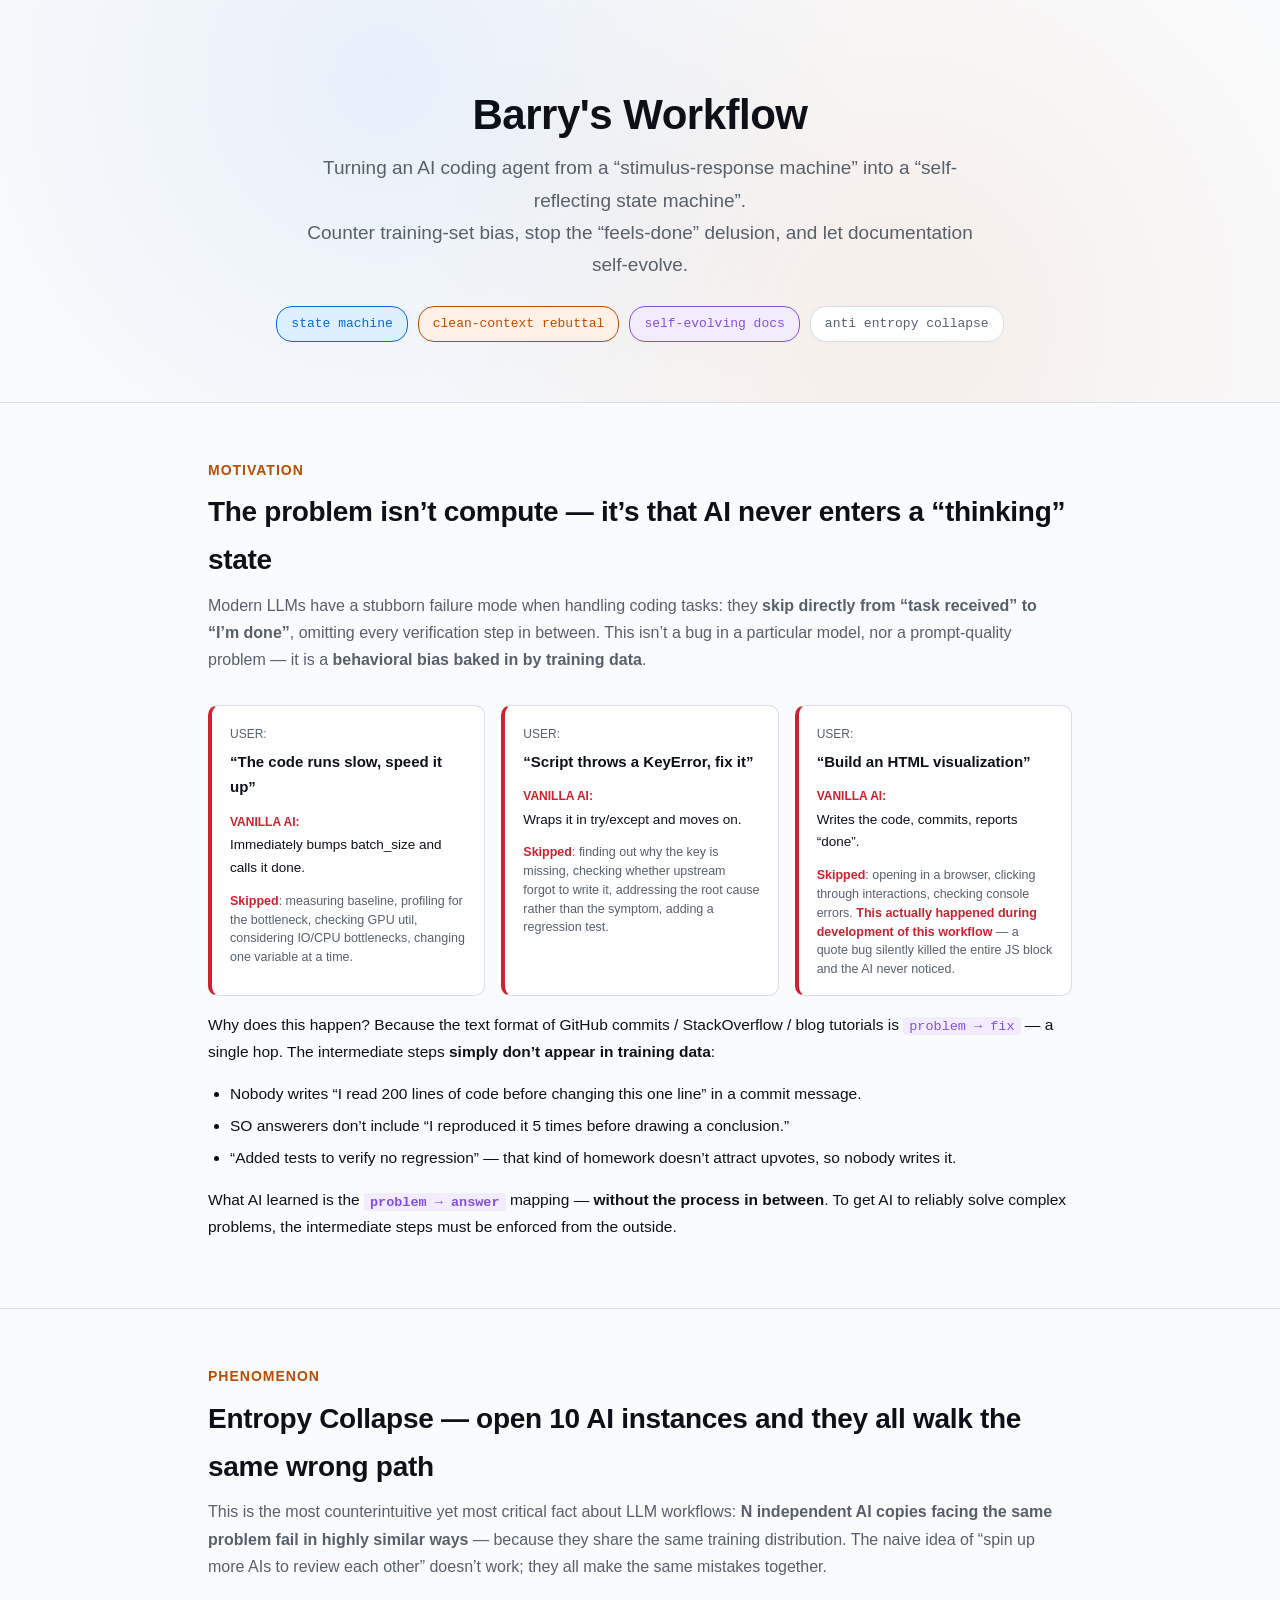
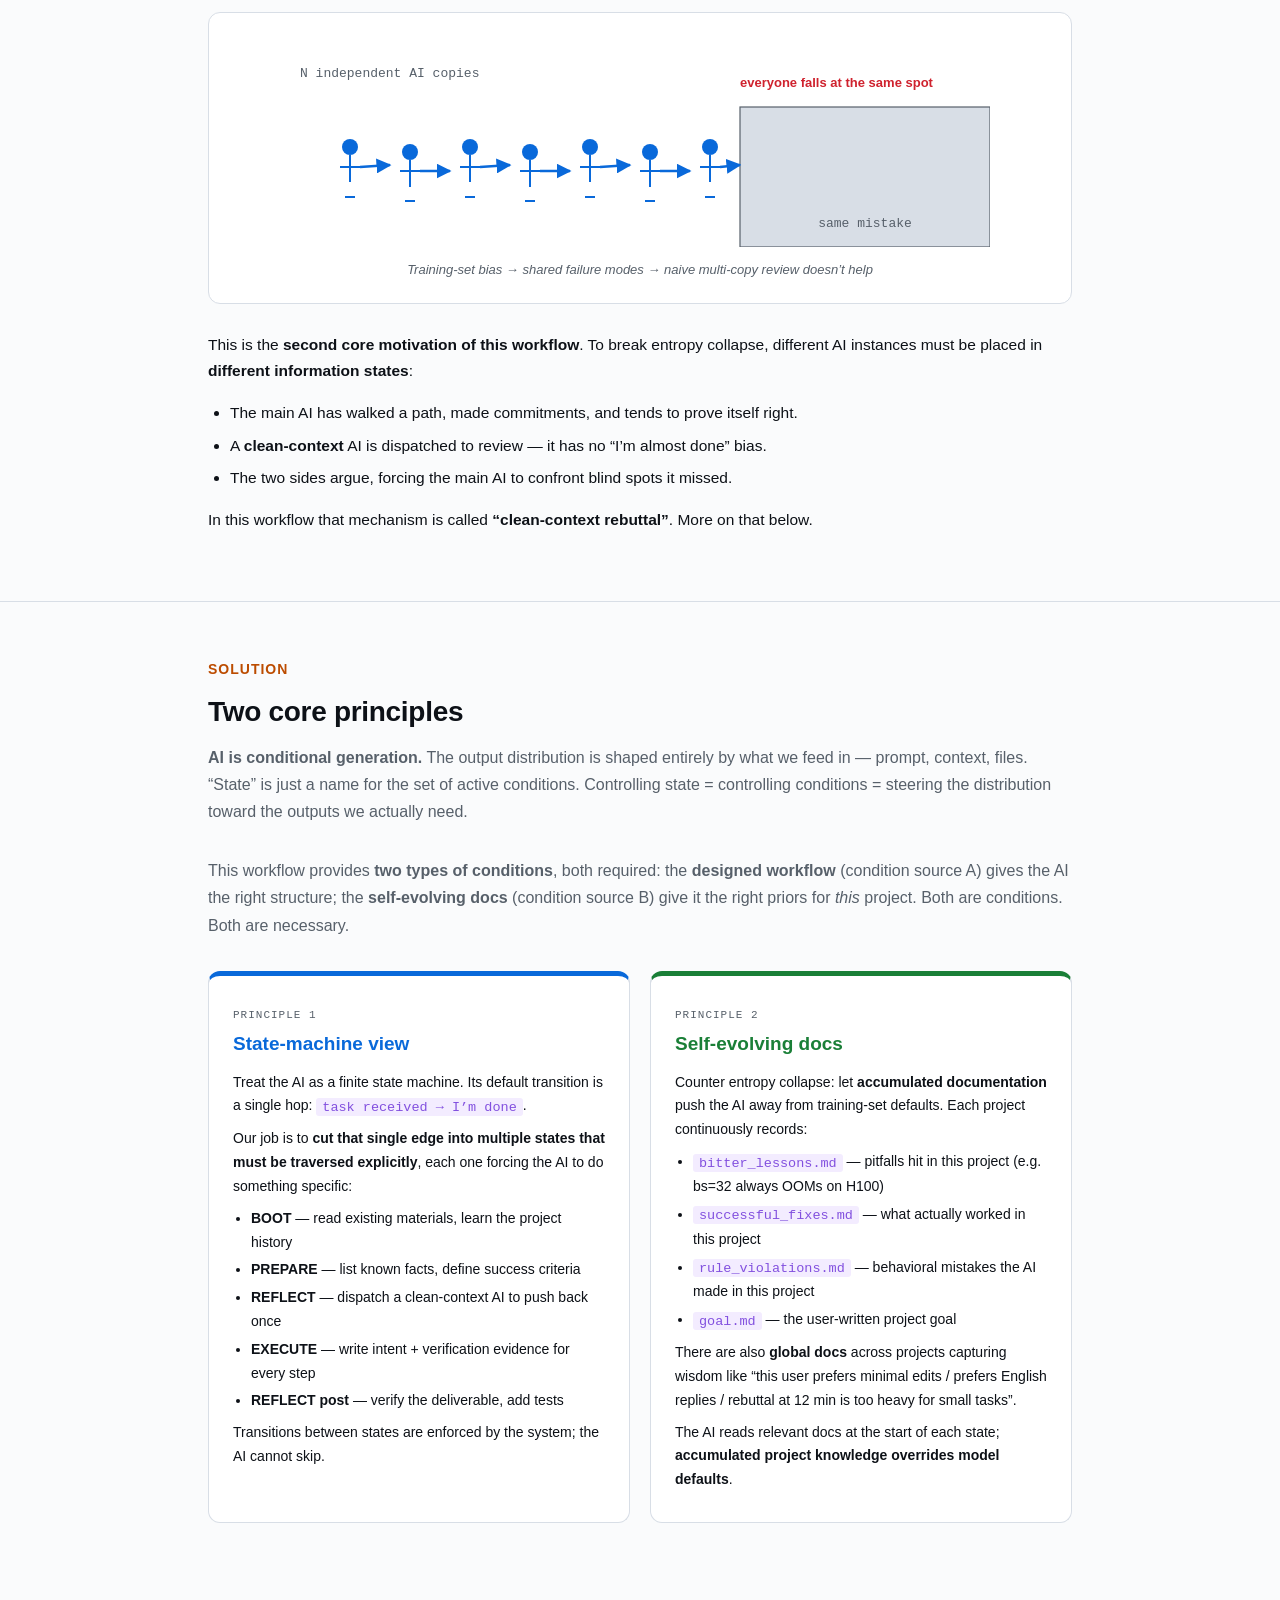
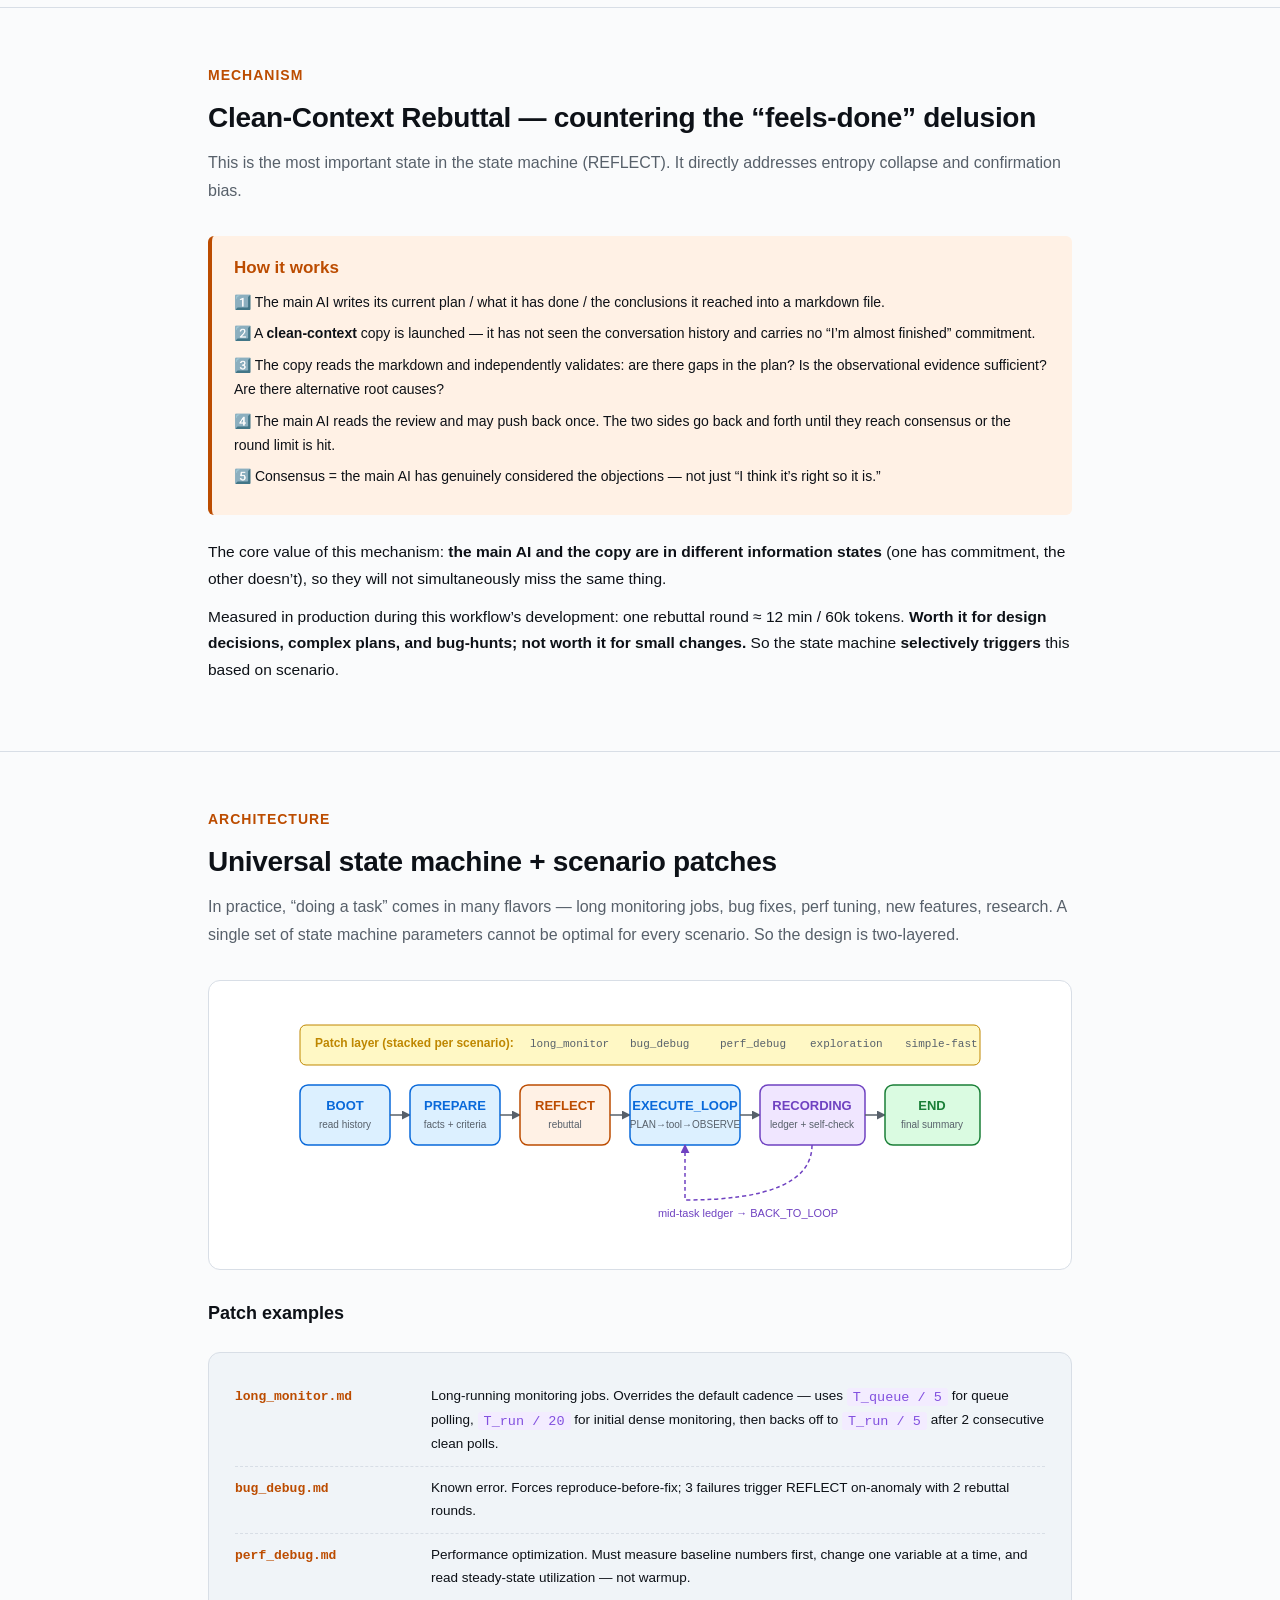
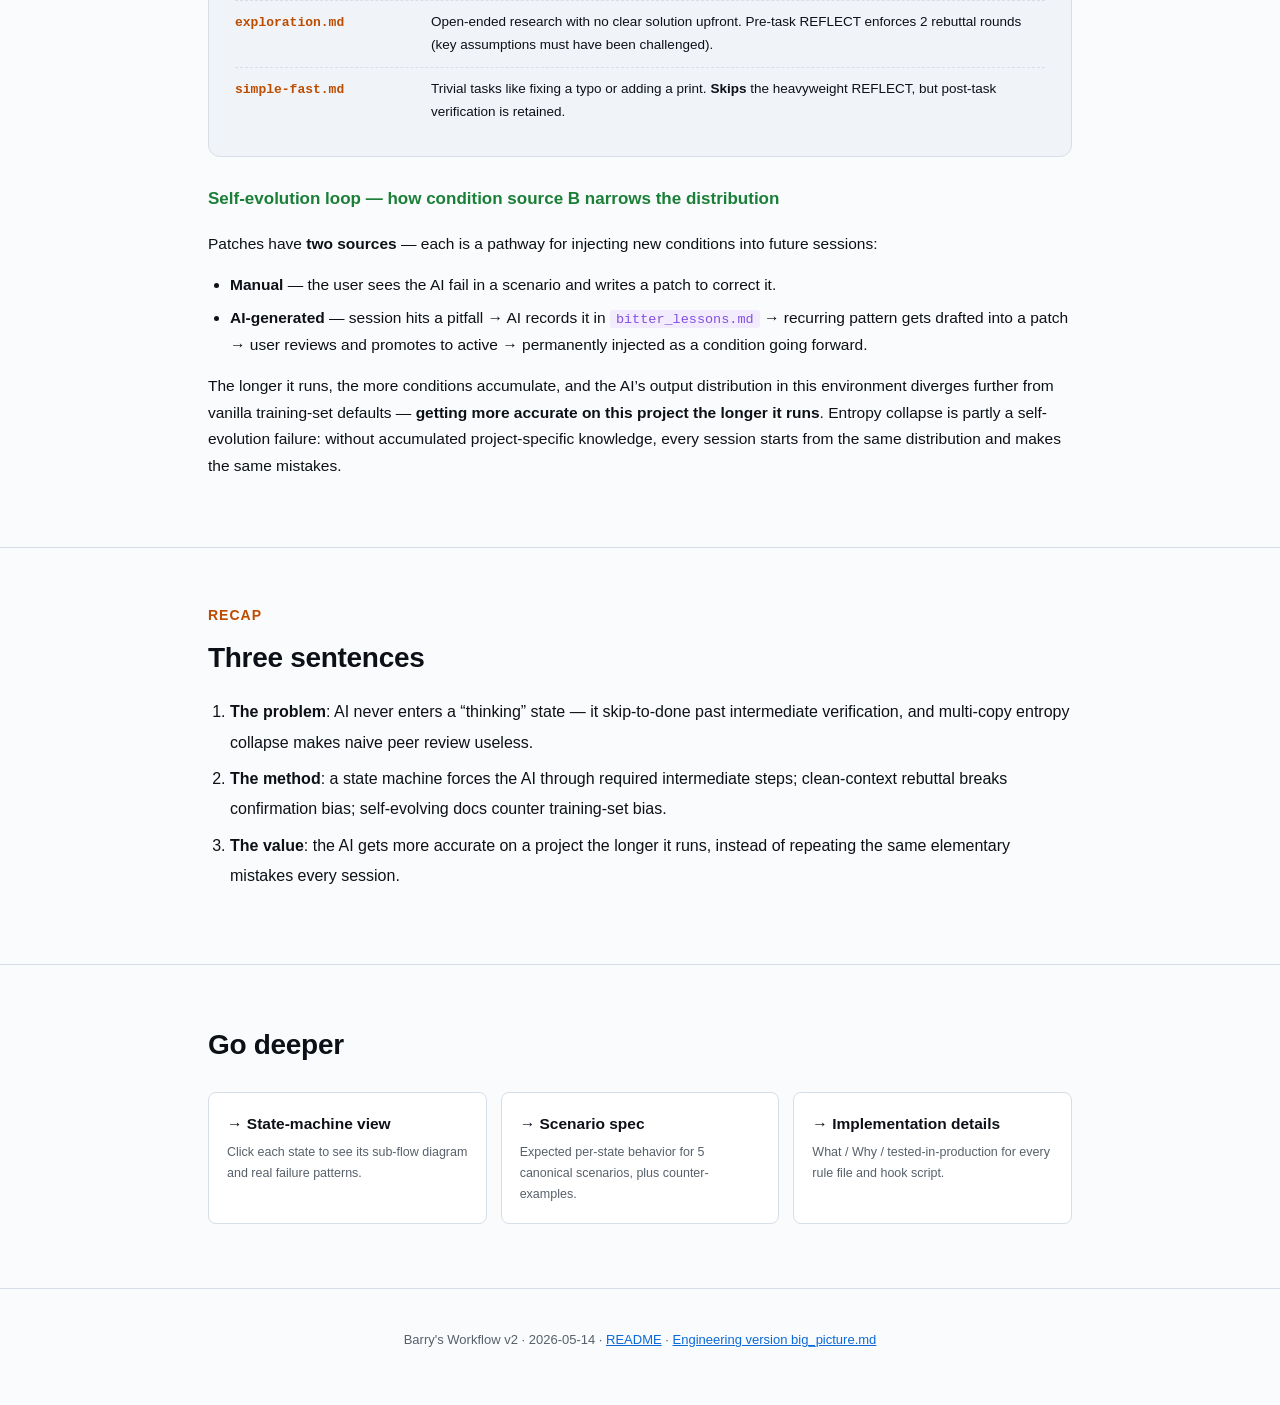
<file: docs/big_picture_en.html>
<!doctype html>
<html lang="en">
<head>
<meta charset="utf-8">
<title>Barry's Workflow — Turning an AI from a Stimulus-Response Machine into a Thinking State Machine</title>
<style>
  :root {
    --bg: #fafbfc;
    --panel: #ffffff;
    --panel-2: #f0f4f8;
    --border: #d8dee6;
    --fg: #0d1117;
    --muted: #57606a;
    --accent: #0969da;
    --accent-soft: #dcf0ff;
    --orange: #bc4c00;
    --orange-soft: #fff1e5;
    --green: #1a7f37;
    --green-soft: #dafbe1;
    --red: #cf222e;
    --red-soft: #ffe9e8;
    --purple: #8250df;
    --purple-soft: #f3ecff;
    --yellow-soft: #fff8c5;
  }
  * { box-sizing: border-box; }
  html, body {
    margin: 0; padding: 0;
    background: var(--bg);
    color: var(--fg);
    font-family: -apple-system, "PingFang SC", "Microsoft YaHei", Helvetica, sans-serif;
    line-height: 1.7;
    font-size: 15.5px;
  }
  .wrap {
    max-width: 920px;
    margin: 0 auto;
    padding: 0 28px;
  }

  /* Hero */
  .hero {
    padding: 90px 0 60px;
    text-align: center;
    background:
      radial-gradient(circle at 30% 20%, rgba(9,105,218,0.08), transparent 50%),
      radial-gradient(circle at 70% 80%, rgba(188,76,0,0.08), transparent 50%);
  }
  .hero h1 {
    margin: 0 0 12px;
    font-size: 42px;
    font-weight: 700;
    letter-spacing: -0.5px;
    line-height: 1.2;
  }
  .hero .pitch {
    font-size: 19px;
    color: var(--muted);
    max-width: 680px;
    margin: 0 auto 24px;
  }
  .chips {
    display: flex;
    gap: 10px;
    justify-content: center;
    flex-wrap: wrap;
    margin-top: 20px;
  }
  .chip {
    padding: 6px 14px;
    border-radius: 16px;
    font-size: 13px;
    font-family: ui-monospace, monospace;
    background: var(--panel);
    border: 1px solid var(--border);
    color: var(--muted);
  }
  .chip.blue { background: var(--accent-soft); color: var(--accent); border-color: var(--accent); }
  .chip.orange { background: var(--orange-soft); color: var(--orange); border-color: var(--orange); }
  .chip.purple { background: var(--purple-soft); color: var(--purple); border-color: var(--purple); }

  /* Section */
  section {
    padding: 56px 0;
    border-top: 1px solid var(--border);
  }
  section h2 {
    margin: 0 0 8px;
    font-size: 28px;
    font-weight: 700;
    letter-spacing: -0.3px;
  }
  section .lead {
    color: var(--muted);
    font-size: 16px;
    margin: 0 0 32px;
  }
  section p { margin: 12px 0; }
  section ul, section ol { padding-left: 22px; }
  section li { margin-bottom: 6px; }
  section code {
    font-family: ui-monospace, "SF Mono", monospace;
    background: var(--purple-soft);
    color: var(--purple);
    padding: 1.5px 6px;
    border-radius: 3px;
    font-size: 13.5px;
  }
  section .num {
    color: var(--orange);
    font-size: 14px;
    font-weight: 600;
    letter-spacing: 1px;
    text-transform: uppercase;
    margin-bottom: 6px;
  }

  /* Scenario cards */
  .scenarios {
    display: grid;
    grid-template-columns: repeat(3, 1fr);
    gap: 16px;
    margin: 28px 0 16px;
  }
  .scen {
    background: var(--panel);
    border: 1px solid var(--border);
    border-radius: 10px;
    padding: 18px 18px 16px;
    border-left: 4px solid var(--red);
  }
  .scen .user-said {
    font-size: 12px;
    color: var(--muted);
    margin-bottom: 4px;
  }
  .scen .quote {
    font-weight: 600;
    color: var(--fg);
    margin-bottom: 12px;
    font-size: 15px;
  }
  .scen .ai-did {
    font-size: 12px;
    color: var(--red);
    margin-bottom: 2px;
    font-weight: 600;
  }
  .scen .response {
    font-size: 13.5px;
    color: var(--fg);
    margin-bottom: 12px;
  }
  .scen .missed {
    font-size: 12.5px;
    color: var(--muted);
    line-height: 1.5;
  }
  .scen .missed b { color: var(--red); }

  /* Entropy collapse visual */
  .entropy {
    background: var(--panel);
    border: 1px solid var(--border);
    border-radius: 12px;
    padding: 22px 26px;
    margin: 28px 0;
    text-align: center;
  }
  .entropy svg { display: block; margin: 12px auto; width: 100%; max-width: 700px; height: 200px; }
  .entropy .caption {
    font-size: 13px;
    color: var(--muted);
    font-style: italic;
    margin-top: 8px;
  }

  /* Two-column solution */
  .pillars {
    display: grid;
    grid-template-columns: 1fr 1fr;
    gap: 20px;
    margin: 28px 0;
  }
  .pillar {
    background: var(--panel);
    border: 1px solid var(--border);
    border-radius: 12px;
    padding: 24px 24px 22px;
  }
  .pillar.machine { border-top: 5px solid var(--accent); }
  .pillar.evolve { border-top: 5px solid var(--green); }
  .pillar h3 {
    margin: 0 0 10px;
    font-size: 19px;
    font-weight: 700;
  }
  .pillar .tag {
    display: inline-block;
    font-size: 11px;
    font-family: ui-monospace, monospace;
    color: var(--muted);
    text-transform: uppercase;
    letter-spacing: 1px;
    margin-bottom: 4px;
  }
  .pillar p { font-size: 14px; margin: 8px 0; color: var(--fg); }
  .pillar ul { margin: 8px 0; padding-left: 18px; font-size: 14px; }
  .pillar li { margin-bottom: 4px; }
  .pillar.machine h3 { color: var(--accent); }
  .pillar.evolve h3 { color: var(--green); }

  /* FSM diagram */
  .fsm-diagram {
    background: var(--panel);
    border: 1px solid var(--border);
    border-radius: 12px;
    padding: 24px;
    margin: 28px 0;
  }
  .fsm-diagram svg { width: 100%; height: 240px; display: block; }

  /* Patches block */
  .patches {
    background: var(--panel-2);
    border: 1px solid var(--border);
    border-radius: 12px;
    padding: 22px 26px;
    margin: 24px 0;
  }
  .patch-row {
    display: grid;
    grid-template-columns: 180px 1fr;
    gap: 16px;
    padding: 10px 0;
    border-bottom: 1px dashed var(--border);
    align-items: baseline;
  }
  .patch-row:last-child { border-bottom: none; }
  .patch-row .name {
    font-family: ui-monospace, monospace;
    font-size: 13px;
    color: var(--orange);
    font-weight: 600;
  }
  .patch-row .body { font-size: 13.5px; }

  /* Rebuttal highlight */
  .rebuttal {
    background: var(--orange-soft);
    border-left: 4px solid var(--orange);
    border-radius: 6px;
    padding: 18px 22px;
    margin: 24px 0;
  }
  .rebuttal h3 {
    margin: 0 0 8px;
    font-size: 17px;
    color: var(--orange);
  }
  .rebuttal p { font-size: 14px; margin: 8px 0; }

  /* Links */
  .links {
    display: grid;
    grid-template-columns: repeat(3, 1fr);
    gap: 14px;
    margin: 24px 0 8px;
  }
  .link {
    background: var(--panel);
    border: 1px solid var(--border);
    border-radius: 8px;
    padding: 18px;
    text-decoration: none;
    color: var(--fg);
    transition: all 0.15s;
  }
  .link:hover {
    border-color: var(--accent);
    background: var(--accent-soft);
  }
  .link .title {
    font-weight: 600;
    margin-bottom: 4px;
  }
  .link .desc { font-size: 12.5px; color: var(--muted); }

  footer {
    padding: 40px 0 60px;
    text-align: center;
    color: var(--muted);
    font-size: 13px;
    border-top: 1px solid var(--border);
  }

  @media (max-width: 720px) {
    .scenarios, .pillars, .links { grid-template-columns: 1fr; }
    .hero h1 { font-size: 30px; }
  }
</style>
</head>
<body>

<div class="hero">
  <div class="wrap">
    <h1>Barry's Workflow</h1>
    <p class="pitch">Turning an AI coding agent from a &ldquo;stimulus-response machine&rdquo; into a &ldquo;self-reflecting state machine&rdquo;.<br>Counter training-set bias, stop the &ldquo;feels-done&rdquo; delusion, and let documentation self-evolve.</p>
    <div class="chips">
      <span class="chip blue">state machine</span>
      <span class="chip orange">clean-context rebuttal</span>
      <span class="chip purple">self-evolving docs</span>
      <span class="chip">anti entropy collapse</span>
    </div>
  </div>
</div>

<section>
  <div class="wrap">
    <div class="num">Motivation</div>
    <h2>The problem isn&rsquo;t compute — it&rsquo;s that AI never enters a &ldquo;thinking&rdquo; state</h2>
    <p class="lead">Modern LLMs have a stubborn failure mode when handling coding tasks: they <b>skip directly from &ldquo;task received&rdquo; to &ldquo;I&rsquo;m done&rdquo;</b>, omitting every verification step in between. This isn&rsquo;t a bug in a particular model, nor a prompt-quality problem — it is a <b>behavioral bias baked in by training data</b>.</p>

    <div class="scenarios">
      <div class="scen">
        <div class="user-said">USER:</div>
        <div class="quote">&ldquo;The code runs slow, speed it up&rdquo;</div>
        <div class="ai-did">VANILLA AI:</div>
        <div class="response">Immediately bumps batch_size and calls it done.</div>
        <div class="missed">
          <b>Skipped</b>: measuring baseline, profiling for the bottleneck, checking GPU util, considering IO/CPU bottlenecks, changing one variable at a time.
        </div>
      </div>

      <div class="scen">
        <div class="user-said">USER:</div>
        <div class="quote">&ldquo;Script throws a KeyError, fix it&rdquo;</div>
        <div class="ai-did">VANILLA AI:</div>
        <div class="response">Wraps it in try/except and moves on.</div>
        <div class="missed">
          <b>Skipped</b>: finding out why the key is missing, checking whether upstream forgot to write it, addressing the root cause rather than the symptom, adding a regression test.
        </div>
      </div>

      <div class="scen">
        <div class="user-said">USER:</div>
        <div class="quote">&ldquo;Build an HTML visualization&rdquo;</div>
        <div class="ai-did">VANILLA AI:</div>
        <div class="response">Writes the code, commits, reports &ldquo;done&rdquo;.</div>
        <div class="missed">
          <b>Skipped</b>: opening in a browser, clicking through interactions, checking console errors. <b>This actually happened during development of this workflow</b> — a quote bug silently killed the entire JS block and the AI never noticed.
        </div>
      </div>
    </div>

    <p>Why does this happen? Because the text format of GitHub commits / StackOverflow / blog tutorials is <code>problem &rarr; fix</code> — a single hop. The intermediate steps <b>simply don&rsquo;t appear in training data</b>:</p>
    <ul>
      <li>Nobody writes &ldquo;I read 200 lines of code before changing this one line&rdquo; in a commit message.</li>
      <li>SO answerers don&rsquo;t include &ldquo;I reproduced it 5 times before drawing a conclusion.&rdquo;</li>
      <li>&ldquo;Added tests to verify no regression&rdquo; — that kind of homework doesn&rsquo;t attract upvotes, so nobody writes it.</li>
    </ul>
    <p>What AI learned is the <b><code>problem &rarr; answer</code></b> mapping — <b>without the process in between</b>. To get AI to reliably solve complex problems, the intermediate steps must be enforced from the outside.</p>
  </div>
</section>

<section>
  <div class="wrap">
    <div class="num">Phenomenon</div>
    <h2>Entropy Collapse — open 10 AI instances and they all walk the same wrong path</h2>
    <p class="lead">This is the most counterintuitive yet most critical fact about LLM workflows: <b>N independent AI copies facing the same problem fail in highly similar ways</b> — because they share the same training distribution. The naive idea of &ldquo;spin up more AIs to review each other&rdquo; doesn&rsquo;t work; they all make the same mistakes together.</p>

    <div class="entropy">
      <svg viewBox="0 0 700 200">
        <!-- Cliff -->
        <rect x="450" y="60" width="250" height="140" fill="#d8dee6" stroke="#57606a" stroke-width="1.2"/>
        <text x="575" y="180" text-anchor="middle" font-size="13" fill="#57606a" font-family="ui-monospace, monospace">same mistake</text>

        <!-- 10 AI figures walking off -->
        <g>
          <circle cx="60" cy="100" r="8" fill="#0969da"/><path d="M 60,108 L 60,135 M 50,120 L 70,120 M 55,150 L 65,150" stroke="#0969da" stroke-width="2" fill="none"/>
          <path d="M 70,120 L 100,118" stroke="#0969da" stroke-width="2.5" marker-end="url(#arr1)"/>
        </g>
        <g>
          <circle cx="120" cy="105" r="8" fill="#0969da"/><path d="M 120,113 L 120,140 M 110,124 L 130,124 M 115,154 L 125,154" stroke="#0969da" stroke-width="2" fill="none"/>
          <path d="M 130,124 L 160,124" stroke="#0969da" stroke-width="2.5" marker-end="url(#arr1)"/>
        </g>
        <g>
          <circle cx="180" cy="100" r="8" fill="#0969da"/><path d="M 180,108 L 180,135 M 170,120 L 190,120 M 175,150 L 185,150" stroke="#0969da" stroke-width="2" fill="none"/>
          <path d="M 190,120 L 220,118" stroke="#0969da" stroke-width="2.5" marker-end="url(#arr1)"/>
        </g>
        <g>
          <circle cx="240" cy="105" r="8" fill="#0969da"/><path d="M 240,113 L 240,140 M 230,124 L 250,124 M 235,154 L 245,154" stroke="#0969da" stroke-width="2" fill="none"/>
          <path d="M 250,124 L 280,124" stroke="#0969da" stroke-width="2.5" marker-end="url(#arr1)"/>
        </g>
        <g>
          <circle cx="300" cy="100" r="8" fill="#0969da"/><path d="M 300,108 L 300,135 M 290,120 L 310,120 M 295,150 L 305,150" stroke="#0969da" stroke-width="2" fill="none"/>
          <path d="M 310,120 L 340,118" stroke="#0969da" stroke-width="2.5" marker-end="url(#arr1)"/>
        </g>
        <g>
          <circle cx="360" cy="105" r="8" fill="#0969da"/><path d="M 360,113 L 360,140 M 350,124 L 370,124 M 355,154 L 365,154" stroke="#0969da" stroke-width="2" fill="none"/>
          <path d="M 370,124 L 400,124" stroke="#0969da" stroke-width="2.5" marker-end="url(#arr1)"/>
        </g>
        <g>
          <circle cx="420" cy="100" r="8" fill="#0969da"/><path d="M 420,108 L 420,135 M 410,120 L 430,120 M 415,150 L 425,150" stroke="#0969da" stroke-width="2" fill="none"/>
          <path d="M 430,120 L 450,118" stroke="#0969da" stroke-width="2.5" marker-end="url(#arr1)"/>
        </g>

        <defs>
          <marker id="arr1" viewBox="0 0 10 10" refX="9" refY="5" markerWidth="6" markerHeight="6" orient="auto"><path d="M0,0 L10,5 L0,10 z" fill="#0969da"/></marker>
        </defs>

        <text x="10" y="30" font-size="13" fill="#57606a" font-family="ui-monospace, monospace">N independent AI copies</text>
        <text x="450" y="40" font-size="13" fill="#cf222e" font-weight="600">everyone falls at the same spot</text>
      </svg>
      <div class="caption">Training-set bias &rarr; shared failure modes &rarr; naive multi-copy review doesn&rsquo;t help</div>
    </div>

    <p>This is the <b>second core motivation of this workflow</b>. To break entropy collapse, different AI instances must be placed in <b>different information states</b>:</p>
    <ul>
      <li>The main AI has walked a path, made commitments, and tends to prove itself right.</li>
      <li>A <b>clean-context</b> AI is dispatched to review — it has no &ldquo;I&rsquo;m almost done&rdquo; bias.</li>
      <li>The two sides argue, forcing the main AI to confront blind spots it missed.</li>
    </ul>
    <p>In this workflow that mechanism is called <b>&ldquo;clean-context rebuttal&rdquo;</b>. More on that below.</p>
  </div>
</section>

<section>
  <div class="wrap">
    <div class="num">Solution</div>
    <h2>Two core principles</h2>
    <p class="lead"><b>AI is conditional generation.</b> The output distribution is shaped entirely by what we feed in — prompt, context, files. &ldquo;State&rdquo; is just a name for the set of active conditions. Controlling state = controlling conditions = steering the distribution toward the outputs we actually need.</p>
    <p class="lead">This workflow provides <b>two types of conditions</b>, both required: the <b>designed workflow</b> (condition source A) gives the AI the right structure; the <b>self-evolving docs</b> (condition source B) give it the right priors for <em>this</em> project. Both are conditions. Both are necessary.</p>

    <div class="pillars">
      <div class="pillar machine">
        <div class="tag">Principle 1</div>
        <h3>State-machine view</h3>
        <p>Treat the AI as a finite state machine. Its default transition is a single hop: <code>task received &rarr; I&rsquo;m done</code>.</p>
        <p>Our job is to <b>cut that single edge into multiple states that must be traversed explicitly</b>, each one forcing the AI to do something specific:</p>
        <ul>
          <li><b>BOOT</b> — read existing materials, learn the project history</li>
          <li><b>PREPARE</b> — list known facts, define success criteria</li>
          <li><b>REFLECT</b> — dispatch a clean-context AI to push back once</li>
          <li><b>EXECUTE</b> — write intent + verification evidence for every step</li>
          <li><b>REFLECT post</b> — verify the deliverable, add tests</li>
        </ul>
        <p>Transitions between states are enforced by the system; the AI cannot skip.</p>
      </div>

      <div class="pillar evolve">
        <div class="tag">Principle 2</div>
        <h3>Self-evolving docs</h3>
        <p>Counter entropy collapse: let <b>accumulated documentation</b> push the AI away from training-set defaults. Each project continuously records:</p>
        <ul>
          <li><code>bitter_lessons.md</code> — pitfalls hit in this project (e.g. bs=32 always OOMs on H100)</li>
          <li><code>successful_fixes.md</code> — what actually worked in this project</li>
          <li><code>rule_violations.md</code> — behavioral mistakes the AI made in this project</li>
          <li><code>goal.md</code> — the user-written project goal</li>
        </ul>
        <p>There are also <b>global docs</b> across projects capturing wisdom like &ldquo;this user prefers minimal edits / prefers English replies / rebuttal at 12 min is too heavy for small tasks&rdquo;.</p>
        <p>The AI reads relevant docs at the start of each state; <b>accumulated project knowledge overrides model defaults</b>.</p>
      </div>
    </div>
  </div>
</section>

<section>
  <div class="wrap">
    <div class="num">Mechanism</div>
    <h2>Clean-Context Rebuttal — countering the &ldquo;feels-done&rdquo; delusion</h2>
    <p class="lead">This is the most important state in the state machine (REFLECT). It directly addresses entropy collapse and confirmation bias.</p>

    <div class="rebuttal">
      <h3>How it works</h3>
      <p>1&#xFE0F;&#x20E3; The main AI writes its current plan / what it has done / the conclusions it reached into a markdown file.</p>
      <p>2&#xFE0F;&#x20E3; A <b>clean-context</b> copy is launched — it has not seen the conversation history and carries no &ldquo;I&rsquo;m almost finished&rdquo; commitment.</p>
      <p>3&#xFE0F;&#x20E3; The copy reads the markdown and independently validates: are there gaps in the plan? Is the observational evidence sufficient? Are there alternative root causes?</p>
      <p>4&#xFE0F;&#x20E3; The main AI reads the review and may push back once. The two sides go back and forth until they reach consensus or the round limit is hit.</p>
      <p>5&#xFE0F;&#x20E3; Consensus = the main AI has genuinely considered the objections — not just &ldquo;I think it&rsquo;s right so it is.&rdquo;</p>
    </div>

    <p>The core value of this mechanism: <b>the main AI and the copy are in different information states</b> (one has commitment, the other doesn&rsquo;t), so they will not simultaneously miss the same thing.</p>

    <p>Measured in production during this workflow&rsquo;s development: one rebuttal round &asymp; 12 min / 60k tokens. <b>Worth it for design decisions, complex plans, and bug-hunts; not worth it for small changes.</b> So the state machine <b>selectively triggers</b> this based on scenario.</p>
  </div>
</section>

<section>
  <div class="wrap">
    <div class="num">Architecture</div>
    <h2>Universal state machine + scenario patches</h2>
    <p class="lead">In practice, &ldquo;doing a task&rdquo; comes in many flavors — long monitoring jobs, bug fixes, perf tuning, new features, research. A single set of state machine parameters cannot be optimal for every scenario. So the design is two-layered.</p>

    <div class="fsm-diagram">
      <svg viewBox="0 0 720 240" preserveAspectRatio="xMidYMid meet">
        <defs>
          <marker id="diagram-arr" viewBox="0 0 10 10" refX="9" refY="5" markerWidth="6" markerHeight="6" orient="auto"><path d="M0,0 L10,5 L0,10 z" fill="#57606a"/></marker>
          <marker id="diagram-arr-purple" viewBox="0 0 10 10" refX="9" refY="5" markerWidth="6" markerHeight="6" orient="auto"><path d="M0,0 L10,5 L0,10 z" fill="#6f42c1"/></marker>
        </defs>
        <!-- nodes -->
        <g><rect x="20" y="80" width="90" height="60" rx="8" fill="#dcf0ff" stroke="#0969da" stroke-width="1.5"/><text x="65" y="105" text-anchor="middle" font-size="13" font-weight="600" fill="#0969da">BOOT</text><text x="65" y="123" text-anchor="middle" font-size="10" fill="#57606a">read history</text></g>
        <path d="M 110,110 L 130,110" stroke="#57606a" stroke-width="1.5" fill="none" marker-end="url(#diagram-arr)"/>
        <g><rect x="130" y="80" width="90" height="60" rx="8" fill="#dcf0ff" stroke="#0969da" stroke-width="1.5"/><text x="175" y="105" text-anchor="middle" font-size="13" font-weight="600" fill="#0969da">PREPARE</text><text x="175" y="123" text-anchor="middle" font-size="10" fill="#57606a">facts + criteria</text></g>
        <path d="M 220,110 L 240,110" stroke="#57606a" stroke-width="1.5" fill="none" marker-end="url(#diagram-arr)"/>
        <g><rect x="240" y="80" width="90" height="60" rx="8" fill="#fff1e5" stroke="#bc4c00" stroke-width="1.5"/><text x="285" y="105" text-anchor="middle" font-size="13" font-weight="600" fill="#bc4c00">REFLECT</text><text x="285" y="123" text-anchor="middle" font-size="10" fill="#57606a">rebuttal</text></g>
        <path d="M 330,110 L 350,110" stroke="#57606a" stroke-width="1.5" fill="none" marker-end="url(#diagram-arr)"/>
        <g><rect x="350" y="80" width="110" height="60" rx="8" fill="#dcf0ff" stroke="#0969da" stroke-width="1.5"/><text x="405" y="105" text-anchor="middle" font-size="13" font-weight="600" fill="#0969da">EXECUTE_LOOP</text><text x="405" y="123" text-anchor="middle" font-size="10" fill="#57606a">PLAN&#x2192;tool&#x2192;OBSERVE</text></g>
        <path d="M 460,110 L 480,110" stroke="#57606a" stroke-width="1.5" fill="none" marker-end="url(#diagram-arr)"/>
        <g><rect x="480" y="80" width="105" height="60" rx="8" fill="#f0e6ff" stroke="#6f42c1" stroke-width="1.5"/><text x="532" y="105" text-anchor="middle" font-size="13" font-weight="600" fill="#6f42c1">RECORDING</text><text x="532" y="123" text-anchor="middle" font-size="10" fill="#57606a">ledger + self-check</text></g>
        <path d="M 585,110 L 605,110" stroke="#57606a" stroke-width="1.5" fill="none" marker-end="url(#diagram-arr)"/>
        <g><rect x="605" y="80" width="95" height="60" rx="8" fill="#dafbe1" stroke="#1a7f37" stroke-width="1.5"/><text x="652" y="105" text-anchor="middle" font-size="13" font-weight="600" fill="#1a7f37">END</text><text x="652" y="123" text-anchor="middle" font-size="10" fill="#57606a">final summary</text></g>
        <!-- BACK_TO_LOOP dashed return: RECORDING → EXECUTE_LOOP -->
        <path d="M 532,140 Q 532,195 405,195 Q 405,160 405,140" stroke="#6f42c1" stroke-width="1.5" stroke-dasharray="4 3" fill="none" marker-end="url(#diagram-arr-purple)"/>
        <text x="468" y="212" text-anchor="middle" font-size="11" fill="#6f42c1">mid-task ledger &#x2192; BACK_TO_LOOP</text>
        <!-- patches strip -->
        <rect x="20" y="20" width="680" height="40" rx="6" fill="#fff8c5" stroke="#bf8700" stroke-width="1"/>
        <text x="35" y="42" font-size="12" fill="#bf8700" font-weight="600">Patch layer (stacked per scenario):</text>
        <text x="250" y="42" font-size="11" fill="#57606a" font-family="ui-monospace, monospace">long_monitor</text>
        <text x="350" y="42" font-size="11" fill="#57606a" font-family="ui-monospace, monospace">bug_debug</text>
        <text x="440" y="42" font-size="11" fill="#57606a" font-family="ui-monospace, monospace">perf_debug</text>
        <text x="530" y="42" font-size="11" fill="#57606a" font-family="ui-monospace, monospace">exploration</text>
        <text x="625" y="42" font-size="11" fill="#57606a" font-family="ui-monospace, monospace">simple-fast</text>
      </svg>
    </div>

    <h3 style="margin-top: 28px; font-size: 18px;">Patch examples</h3>
    <div class="patches">
      <div class="patch-row">
        <div class="name">long_monitor.md</div>
        <div class="body">Long-running monitoring jobs. Overrides the default cadence — uses <code>T_queue / 5</code> for queue polling, <code>T_run / 20</code> for initial dense monitoring, then backs off to <code>T_run / 5</code> after 2 consecutive clean polls.</div>
      </div>
      <div class="patch-row">
        <div class="name">bug_debug.md</div>
        <div class="body">Known error. Forces reproduce-before-fix; 3 failures trigger REFLECT on-anomaly with 2 rebuttal rounds.</div>
      </div>
      <div class="patch-row">
        <div class="name">perf_debug.md</div>
        <div class="body">Performance optimization. Must measure baseline numbers first, change one variable at a time, and read steady-state utilization — not warmup.</div>
      </div>
      <div class="patch-row">
        <div class="name">exploration.md</div>
        <div class="body">Open-ended research with no clear solution upfront. Pre-task REFLECT enforces 2 rebuttal rounds (key assumptions must have been challenged).</div>
      </div>
      <div class="patch-row">
        <div class="name">simple-fast.md</div>
        <div class="body">Trivial tasks like fixing a typo or adding a print. <b>Skips</b> the heavyweight REFLECT, but post-task verification is retained.</div>
      </div>
    </div>

    <h3 style="margin-top: 28px; font-size: 17px; color: var(--green);">Self-evolution loop — how condition source B narrows the distribution</h3>
    <p>Patches have <b>two sources</b> — each is a pathway for injecting new conditions into future sessions:</p>
    <ul>
      <li><b>Manual</b> — the user sees the AI fail in a scenario and writes a patch to correct it.</li>
      <li><b>AI-generated</b> — session hits a pitfall &rarr; AI records it in <code>bitter_lessons.md</code> &rarr; recurring pattern gets drafted into a patch &rarr; user reviews and promotes to active &rarr; permanently injected as a condition going forward.</li>
    </ul>
    <p>The longer it runs, the more conditions accumulate, and the AI&rsquo;s output distribution in this environment diverges further from vanilla training-set defaults — <b>getting more accurate on this project the longer it runs</b>. Entropy collapse is partly a self-evolution failure: without accumulated project-specific knowledge, every session starts from the same distribution and makes the same mistakes.</p>
  </div>
</section>

<section>
  <div class="wrap">
    <div class="num">Recap</div>
    <h2>Three sentences</h2>
    <ol style="font-size: 16px; line-height: 1.9;">
      <li><b>The problem</b>: AI never enters a &ldquo;thinking&rdquo; state — it skip-to-done past intermediate verification, and multi-copy entropy collapse makes naive peer review useless.</li>
      <li><b>The method</b>: a state machine forces the AI through required intermediate steps; clean-context rebuttal breaks confirmation bias; self-evolving docs counter training-set bias.</li>
      <li><b>The value</b>: the AI gets more accurate on a project the longer it runs, instead of repeating the same elementary mistakes every session.</li>
    </ol>
  </div>
</section>

<section>
  <div class="wrap">
    <h2>Go deeper</h2>
    <div class="links">
      <a class="link" href="fsm_visualization.html">
        <div class="title">&rarr; State-machine view</div>
        <div class="desc">Click each state to see its sub-flow diagram and real failure patterns.</div>
      </a>
      <a class="link" href="scenarios.html">
        <div class="title">&rarr; Scenario spec</div>
        <div class="desc">Expected per-state behavior for 5 canonical scenarios, plus counter-examples.</div>
      </a>
      <a class="link" href="implementation.html">
        <div class="title">&rarr; Implementation details</div>
        <div class="desc">What / Why / tested-in-production for every rule file and hook script.</div>
      </a>
    </div>
  </div>
</section>

<footer>
  <div class="wrap">
    Barry's Workflow v2 &middot; 2026-05-14 &middot; <a href="../README.md" style="color: var(--accent);">README</a> &middot; <a href="big_picture.md" style="color: var(--accent);">Engineering version big_picture.md</a>
  </div>
</footer>

</body>
</html>
</file>
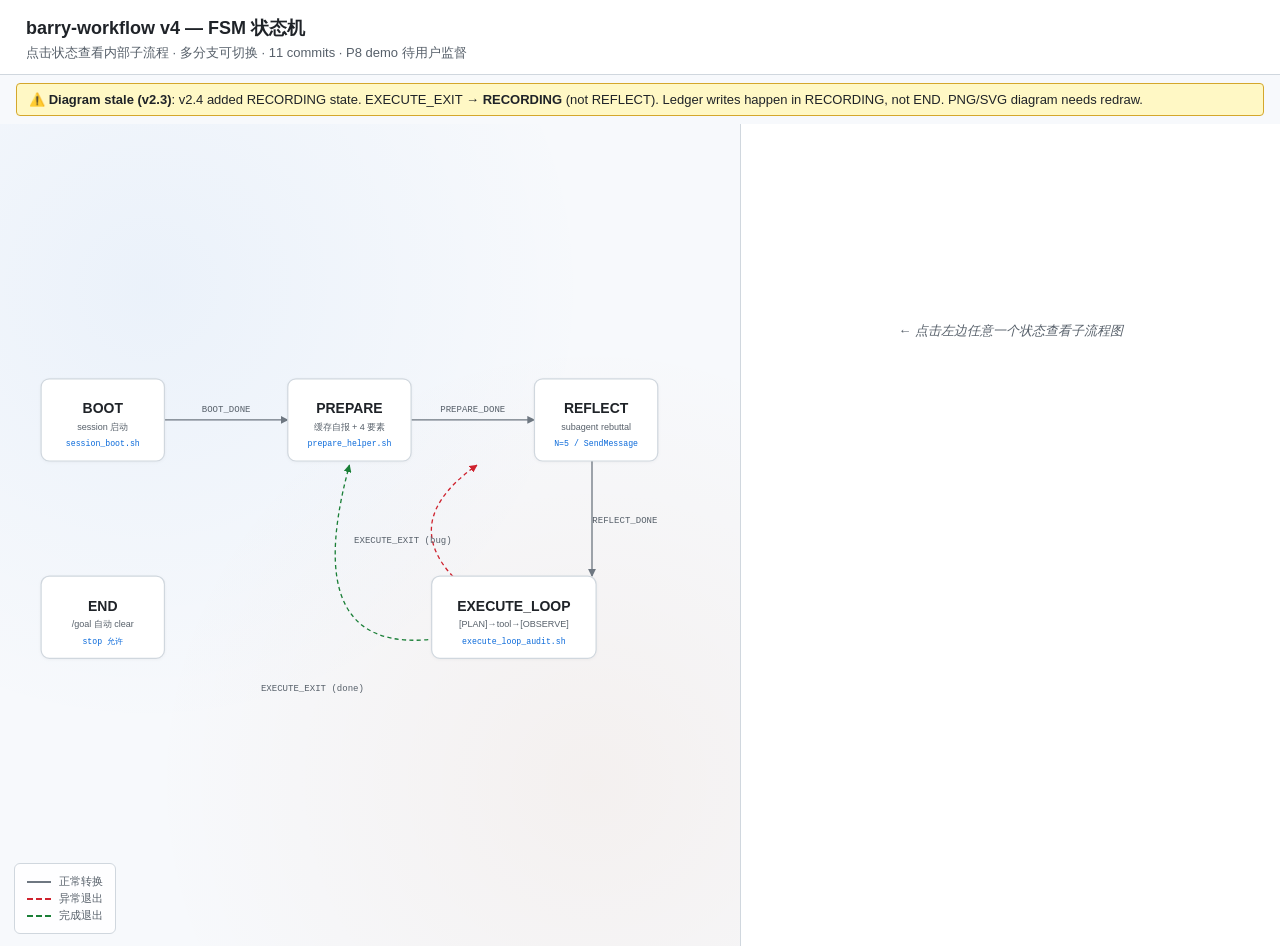
<file: docs/fsm_visualization.html>
<!doctype html>
<html lang="zh-CN">
<head>
<meta charset="utf-8">
<title>barry-workflow v4 — FSM 状态机</title>
<style>
  :root {
    --bg: #f7f9fc;
    --panel: #ffffff;
    --panel-2: #eef2f7;
    --border: #d0d7de;
    --fg: #1f2328;
    --muted: #57606a;
    --accent: #0969da;
    --accent-soft: #ddf4ff;
    --orange: #bc4c00;
    --orange-soft: #fff1e5;
    --green: #1a7f37;
    --green-soft: #dafbe1;
    --red: #cf222e;
    --red-soft: #ffebe9;
    --purple: #8250df;
    --purple-soft: #fbefff;
  }
  * { box-sizing: border-box; }
  html, body {
    margin: 0; padding: 0;
    background: var(--bg);
    color: var(--fg);
    font-family: -apple-system, "PingFang SC", "Microsoft YaHei", Helvetica, sans-serif;
    height: 100%;
  }
  header {
    padding: 16px 26px 12px;
    background: var(--panel);
    border-bottom: 1px solid var(--border);
  }
  header h1 { margin: 0; font-size: 18px; }
  header .sub { color: var(--muted); font-size: 13px; margin-top: 4px; }

  main {
    display: grid;
    grid-template-columns: 1fr 540px;
    height: calc(100vh - 78px);
  }
  #fsm {
    position: relative;
    background:
      radial-gradient(circle at 20% 20%, rgba(9,105,218,0.05), transparent 50%),
      radial-gradient(circle at 80% 80%, rgba(188,76,0,0.05), transparent 50%),
      var(--bg);
    overflow: hidden;
  }
  svg.canvas { width: 100%; height: 100%; }
  .node-g { cursor: pointer; }
  .node-rect {
    fill: var(--panel);
    stroke: var(--border);
    stroke-width: 1.5;
    transition: all 0.18s ease;
    filter: drop-shadow(0 1px 2px rgba(0,0,0,0.04));
  }
  .node-g:hover .node-rect {
    stroke: var(--accent);
    fill: var(--accent-soft);
  }
  .node-g.active .node-rect {
    stroke: var(--orange);
    stroke-width: 2.5;
    fill: var(--orange-soft);
  }
  .node-title {
    font-size: 17px; font-weight: 600;
    fill: var(--fg); text-anchor: middle; pointer-events: none;
  }
  .node-sub {
    font-size: 11px; fill: var(--muted);
    text-anchor: middle; pointer-events: none;
  }
  .node-badge {
    font-size: 10px; fill: var(--accent);
    text-anchor: middle; pointer-events: none;
    font-family: ui-monospace, "SF Mono", monospace;
  }
  .edge {
    stroke: #6e7781;
    stroke-width: 1.6;
    fill: none;
    marker-end: url(#arrow);
  }
  .edge.anomaly {
    stroke: var(--red);
    stroke-dasharray: 5 4;
    marker-end: url(#arrow-red);
  }
  .edge.completion {
    stroke: var(--green);
    stroke-dasharray: 5 4;
    marker-end: url(#arrow-green);
  }
  .edge-label {
    font-size: 11px; fill: var(--muted); text-anchor: middle;
    font-family: ui-monospace, "SF Mono", monospace;
  }

  aside {
    background: var(--panel);
    border-left: 1px solid var(--border);
    padding: 20px 22px;
    overflow-y: auto;
  }
  aside .empty {
    color: var(--muted); font-style: italic;
    margin-top: 36%; text-align: center; font-size: 13px;
  }
  aside h2 { margin: 0 0 4px; font-size: 16px; color: var(--orange); }
  aside .scenario-tabs {
    display: flex; gap: 6px; margin: 12px 0 8px;
    flex-wrap: wrap;
  }
  aside .scenario-tabs button {
    background: var(--panel-2);
    color: var(--muted);
    border: 1px solid var(--border);
    border-radius: 14px;
    padding: 4px 12px;
    font-size: 12px;
    cursor: pointer;
    font-family: inherit;
    transition: all 0.12s ease;
  }
  aside .scenario-tabs button:hover {
    background: var(--accent-soft);
    color: var(--accent);
    border-color: var(--accent);
  }
  aside .scenario-tabs button.on {
    background: var(--accent);
    color: white;
    border-color: var(--accent);
  }
  aside .scenario-title {
    font-size: 12px; color: var(--muted); margin: 6px 0 8px;
    font-family: ui-monospace, monospace;
  }
  aside .subdiagram {
    background: var(--panel-2);
    border: 1px solid var(--border);
    border-radius: 8px;
    padding: 10px;
    margin: 8px 0 14px;
  }
  aside .subdiagram svg { width: 100%; height: 280px; }
  aside .notes {
    font-size: 12.5px;
    line-height: 1.55;
    color: var(--fg);
  }
  aside .notes ul { margin: 0 0 8px; padding-left: 18px; }
  aside .notes li { margin-bottom: 3px; }
  aside .notes code {
    font-family: ui-monospace, "SF Mono", monospace;
    background: var(--purple-soft);
    color: var(--purple);
    padding: 1px 5px;
    border-radius: 3px;
    font-size: 11.5px;
  }
  aside .notes b { color: var(--orange); }
  /* sub-diagram styling */
  .sd-node { fill: var(--panel); stroke: var(--border); stroke-width: 1.2; }
  .sd-node.start { fill: var(--accent-soft); stroke: var(--accent); }
  .sd-node.decision { fill: #fff8c5; stroke: #bf8700; }
  .sd-node.end-ok { fill: var(--green-soft); stroke: var(--green); }
  .sd-node.end-bad { fill: var(--red-soft); stroke: var(--red); }
  .sd-text { font-size: 11px; fill: var(--fg); text-anchor: middle; pointer-events: none; }
  .sd-text.muted { fill: var(--muted); font-size: 10px; }
  .sd-edge { stroke: #8c959f; stroke-width: 1.2; fill: none; marker-end: url(#sd-arrow); }
  .sd-edge-label { font-size: 10px; fill: var(--muted); text-anchor: middle; font-family: ui-monospace, monospace; }

  .legend {
    position: absolute; bottom: 12px; left: 14px;
    background: rgba(255,255,255,0.92);
    border: 1px solid var(--border);
    border-radius: 6px;
    padding: 8px 12px;
    font-size: 11px; color: var(--muted);
    font-family: ui-monospace, monospace;
  }
  .legend .line { display: flex; align-items: center; gap: 8px; margin: 2px 0; }
  .legend .swatch { width: 24px; height: 2px; }
</style>
</head>
<body>
<header>
  <h1>barry-workflow v4 — FSM 状态机</h1>
  <div class="sub">点击状态查看内部子流程 · 多分支可切换 · 11 commits · P8 demo 待用户监督</div>
</header>
<!-- TODO(v2.4 stale): The SVG diagram below reflects v2.3 (4-state FSM). In v2.4 the FSM gained RECORDING state:
     EXECUTE_EXIT now routes → RECORDING (not → REFLECT); RECORDING exits via RECORD_DONE → END or BACK_TO_LOOP → prev_status.
     The EXECUTE_EXIT edges in the SVG still point to REFLECT — these need to be redrawn.
     New events: NEED_RECORD, RECORD_DONE, BACK_TO_LOOP. New state node: RECORDING. -->
<div style="background:#fff8c5;border:1px solid #d4a72c;padding:8px 12px;font-size:13px;margin:8px 16px;border-radius:4px;">
  ⚠️ <b>Diagram stale (v2.3)</b>: v2.4 added RECORDING state. EXECUTE_EXIT → <b>RECORDING</b> (not REFLECT). Ledger writes happen in RECORDING, not END. PNG/SVG diagram needs redraw.
</div>

<main>
  <div id="fsm">
    <svg class="canvas" viewBox="0 0 900 620" preserveAspectRatio="xMidYMid meet">
      <defs>
        <marker id="arrow" viewBox="0 0 10 10" refX="9" refY="5" markerWidth="6" markerHeight="6" orient="auto">
          <path d="M0,0 L10,5 L0,10 z" fill="#6e7781"/>
        </marker>
        <marker id="arrow-red" viewBox="0 0 10 10" refX="9" refY="5" markerWidth="6" markerHeight="6" orient="auto">
          <path d="M0,0 L10,5 L0,10 z" fill="#cf222e"/>
        </marker>
        <marker id="arrow-green" viewBox="0 0 10 10" refX="9" refY="5" markerWidth="6" markerHeight="6" orient="auto">
          <path d="M0,0 L10,5 L0,10 z" fill="#1a7f37"/>
        </marker>
        <marker id="sd-arrow" viewBox="0 0 10 10" refX="9" refY="5" markerWidth="5" markerHeight="5" orient="auto">
          <path d="M0,0 L10,5 L0,10 z" fill="#8c959f"/>
        </marker>
      </defs>

      <path class="edge" d="M 200,170 L 350,170"/>
      <text class="edge-label" x="275" y="160">BOOT_DONE</text>

      <path class="edge" d="M 500,170 L 650,170"/>
      <text class="edge-label" x="575" y="160">PREPARE_DONE</text>

      <path class="edge" d="M 720,220 L 720,360"/>
      <text class="edge-label" x="760" y="295">REFLECT_DONE</text>

      <path class="edge anomaly" d="M 600,400 Q 460,310 580,225"/>
      <text class="edge-label" x="490" y="320" fill="#cf222e">EXECUTE_EXIT (bug)</text>

      <path class="edge completion" d="M 600,420 Q 350,500 425,225"/>
      <text class="edge-label" x="380" y="500" fill="#1a7f37">EXECUTE_EXIT (done)</text>

      <g class="node-g" data-state="BOOT" transform="translate(50,120)">
        <rect class="node-rect" width="150" height="100" rx="10"/>
        <text class="node-title" x="75" y="42">BOOT</text>
        <text class="node-sub"   x="75" y="62">session 启动</text>
        <text class="node-badge" x="75" y="82">session_boot.sh</text>
      </g>

      <g class="node-g" data-state="PREPARE" transform="translate(350,120)">
        <rect class="node-rect" width="150" height="100" rx="10"/>
        <text class="node-title" x="75" y="42">PREPARE</text>
        <text class="node-sub"   x="75" y="62">缓存自报 + 4 要素</text>
        <text class="node-badge" x="75" y="82">prepare_helper.sh</text>
      </g>

      <g class="node-g" data-state="REFLECT" transform="translate(650,120)">
        <rect class="node-rect" width="150" height="100" rx="10"/>
        <text class="node-title" x="75" y="42">REFLECT</text>
        <text class="node-sub"   x="75" y="62">subagent rebuttal</text>
        <text class="node-badge" x="75" y="82">N=5 / SendMessage</text>
      </g>

      <g class="node-g" data-state="EXECUTE_LOOP" transform="translate(525,360)">
        <rect class="node-rect" width="200" height="100" rx="10"/>
        <text class="node-title" x="100" y="42">EXECUTE_LOOP</text>
        <text class="node-sub"   x="100" y="62">[PLAN]→tool→[OBSERVE]</text>
        <text class="node-badge" x="100" y="82">execute_loop_audit.sh</text>
      </g>

      <g class="node-g" data-state="END" transform="translate(50,360)">
        <rect class="node-rect" width="150" height="100" rx="10"/>
        <text class="node-title" x="75" y="42">END</text>
        <text class="node-sub"   x="75" y="62">/goal 自动 clear</text>
        <text class="node-badge" x="75" y="82">stop 允许</text>
      </g>
    </svg>

    <div class="legend">
      <div class="line"><span class="swatch" style="background:#6e7781"></span> 正常转换</div>
      <div class="line"><span class="swatch" style="border-top: 2px dashed #cf222e; height:0;"></span> 异常退出</div>
      <div class="line"><span class="swatch" style="border-top: 2px dashed #1a7f37; height:0;"></span> 完成退出</div>
    </div>
  </div>

  <aside id="detail">
    <div class="empty">← 点击左边任意一个状态查看子流程图</div>
  </aside>
</main>

<script>
// Each sub-diagram returns an inline SVG (300×280 viewbox). Scenarios are
// keyed strings; default scenario is the first key in `scenarios`.

const BOOT_DIAGRAM = `
<svg viewBox="0 0 460 280">
  <defs><marker id="sd-arrow2" viewBox="0 0 10 10" refX="9" refY="5" markerWidth="5" markerHeight="5" orient="auto"><path d="M0,0 L10,5 L0,10 z" fill="#8c959f"/></marker></defs>
  <g><rect class="sd-node start" x="20" y="20" width="140" height="44" rx="8"/><text class="sd-text" x="90" y="40">用户首次发消息</text><text class="sd-text muted" x="90" y="55">UserPromptSubmit 触发</text></g>
  <path class="sd-edge" marker-end="url(#sd-arrow2)" d="M 160,42 L 200,42"/>
  <g><rect class="sd-node decision" x="200" y="20" width="180" height="44" rx="8"/><text class="sd-text" x="290" y="38">$PWD 有 .git / CLAUDE.md / workspace ?</text><text class="sd-text muted" x="290" y="55">session_boot.sh 启发式</text></g>
  <path class="sd-edge" marker-end="url(#sd-arrow2)" d="M 290,64 L 290,110"/>
  <text class="sd-edge-label" x="305" y="85">是</text>
  <path class="sd-edge" marker-end="url(#sd-arrow2)" d="M 380,42 Q 420,42 420,140 Q 420,240 70,240 L 50,240"/>
  <text class="sd-edge-label" x="420" y="155">否 → 跳过</text>
  <g><rect class="sd-node" x="200" y="110" width="180" height="44" rx="8"/><text class="sd-text" x="290" y="128">mkdir .barry_workflow/</text><text class="sd-text muted" x="290" y="145">从 template 生成 state + action</text></g>
  <path class="sd-edge" marker-end="url(#sd-arrow2)" d="M 290,154 L 290,180"/>
  <g><rect class="sd-node" x="200" y="180" width="180" height="44" rx="8"/><text class="sd-text" x="290" y="198">main 写 [BOOT_DONE @ ts]</text><text class="sd-text muted" x="290" y="213">到 action_&lt;sid&gt;.md</text></g>
  <path class="sd-edge" marker-end="url(#sd-arrow2)" d="M 290,224 L 290,250"/>
  <g><rect class="sd-node end-ok" x="200" y="250" width="180" height="24" rx="6"/><text class="sd-text" x="290" y="266">transition.sh BOOT_DONE → PREPARE</text></g>
  <g><rect class="sd-node end-bad" x="20" y="226" width="80" height="24" rx="6"/><text class="sd-text" x="60" y="242">no-op</text></g>
</svg>`;

const PREPARE_DIAGRAM = `
<svg viewBox="0 0 460 280">
  <defs><marker id="sd-arrow3" viewBox="0 0 10 10" refX="9" refY="5" markerWidth="5" markerHeight="5" orient="auto"><path d="M0,0 L10,5 L0,10 z" fill="#8c959f"/></marker></defs>
  <g><rect class="sd-node start" x="160" y="10" width="140" height="34" rx="6"/><text class="sd-text" x="230" y="32">prepare_helper.sh</text></g>
  <path class="sd-edge" marker-end="url(#sd-arrow3)" d="M 200,44 L 110,80"/>
  <path class="sd-edge" marker-end="url(#sd-arrow3)" d="M 260,44 L 350,80"/>
  <!-- Track A: cache -->
  <g><rect class="sd-node" x="20" y="80" width="190" height="40" rx="6"/><text class="sd-text" x="115" y="98">A: 列 artifacts + sha1</text><text class="sd-text muted" x="115" y="112">cache_hit_map stub (UNKNOWN)</text></g>
  <path class="sd-edge" marker-end="url(#sd-arrow3)" d="M 115,120 L 115,150"/>
  <g><rect class="sd-node decision" x="20" y="150" width="190" height="40" rx="6"/><text class="sd-text" x="115" y="168">main 自报: 在 KV cache 吗?</text><text class="sd-text muted" x="115" y="182">YES / NO / 误判→violation</text></g>
  <path class="sd-edge" marker-end="url(#sd-arrow3)" d="M 60,190 L 60,220"/>
  <path class="sd-edge" marker-end="url(#sd-arrow3)" d="M 170,190 L 170,220"/>
  <g><rect class="sd-node end-ok" x="20" y="220" width="80" height="30" rx="6"/><text class="sd-text" x="60" y="240">YES: 跳过</text></g>
  <g><rect class="sd-node end-bad" x="130" y="220" width="80" height="30" rx="6"/><text class="sd-text" x="170" y="240">NO: Read</text></g>
  <!-- Track B: prompt 4-element -->
  <g><rect class="sd-node" x="260" y="80" width="180" height="40" rx="6"/><text class="sd-text" x="350" y="98">B: 4 要素检查</text><text class="sd-text muted" x="350" y="112">observable/cadence/reflect/done</text></g>
  <path class="sd-edge" marker-end="url(#sd-arrow3)" d="M 350,120 L 350,150"/>
  <g><rect class="sd-node decision" x="260" y="150" width="180" height="40" rx="6"/><text class="sd-text" x="350" y="168">齐全?</text></g>
  <path class="sd-edge" marker-end="url(#sd-arrow3)" d="M 305,190 L 305,220"/>
  <path class="sd-edge" marker-end="url(#sd-arrow3)" d="M 395,190 L 395,220"/>
  <g><rect class="sd-node end-ok" x="260" y="220" width="90" height="30" rx="6"/><text class="sd-text" x="305" y="240">是: 继续</text></g>
  <g><rect class="sd-node end-bad" x="355" y="220" width="85" height="30" rx="6"/><text class="sd-text" x="397" y="236">否: [PROMPT_</text><text class="sd-text" x="397" y="247">REINFORCED]</text></g>
</svg>`;

// REFLECT 三个场景共用同一套 rebuttal 骨架，只换 reason 参数 + 验证轴 label。
function reflectDiagram(reason, axisText, entryText, entryClass) {
  return `
<svg viewBox="0 0 460 290">
  <g><rect class="sd-node ${entryClass}" x="20" y="6" width="420" height="26" rx="6"/><text class="sd-text" x="230" y="23">${entryText}</text></g>
  <path class="sd-edge" d="M 230,32 L 230,52"/>
  <g><rect class="sd-node" x="20" y="52" width="200" height="46" rx="6"/><text class="sd-text" x="120" y="70">main 写 reflection_${reason}.md</text><text class="sd-text muted" x="120" y="85">3-7 个具体问题 (引文件/log行)</text></g>
  <path class="sd-edge" d="M 220,75 L 260,75"/>
  <g><rect class="sd-node" x="260" y="52" width="180" height="46" rx="6"/><text class="sd-text" x="350" y="70">Agent(bg=true)</text><text class="sd-text muted" x="350" y="85">reason=${reason}</text></g>
  <path class="sd-edge" d="M 350,98 L 350,120"/>
  <g><rect class="sd-node" x="260" y="120" width="180" height="46" rx="6"/><text class="sd-text" x="350" y="138">agent: 写 reviewer reply</text><text class="sd-text muted" x="350" y="153">轴: ${axisText}</text></g>
  <path class="sd-edge" d="M 350,166 L 350,188"/>
  <g><rect class="sd-node" x="260" y="188" width="180" height="36" rx="6"/><text class="sd-text" x="350" y="206">sleep 30; done 等 SendMessage</text></g>
  <path class="sd-edge" d="M 260,206 Q 200,206 200,140"/>
  <text class="sd-edge-label" x="180" y="180">round N+1</text>
  <g><rect class="sd-node decision" x="20" y="120" width="180" height="46" rx="6"/><text class="sd-text" x="110" y="138">main: 收敛?</text><text class="sd-text muted" x="110" y="153">SendMessage 继续 or CONSENSUS</text></g>
  <path class="sd-edge" d="M 110,166 L 110,210"/>
  <text class="sd-edge-label" x="80" y="190">是</text>
  <g><rect class="sd-node end-ok" x="20" y="210" width="180" height="30" rx="6"/><text class="sd-text" x="110" y="230">[CONSENSUS_REACHED]</text></g>
  <path class="sd-edge" d="M 110,240 L 110,260"/>
  <g><rect class="sd-node end-ok" x="20" y="260" width="180" height="24" rx="6"/><text class="sd-text" x="110" y="276">transition.sh REFLECT_DONE</text></g>
  <path class="sd-edge" d="M 200,143 Q 230,143 230,260 L 260,260"/>
  <text class="sd-edge-label" x="250" y="200">N≥5</text>
  <g><rect class="sd-node end-bad" x="260" y="244" width="180" height="36" rx="6"/><text class="sd-text" x="350" y="262">fallback N=10 / 上报</text><text class="sd-text muted" x="350" y="276">写 rule_violations.md</text></g>
</svg>`;
}
const REFLECT_PRE_TASK   = reflectDiagram("pre-task",   "plan 完整性 / observables / 成功条件",       "PREPARE_DONE → REFLECT (pre-task)",   "start");
const REFLECT_ON_ANOMALY = reflectDiagram("on-anomaly", "假设 vs 证据 / 替代根因 / 治标 vs 治本",      "EXECUTE_EXIT --reason=bug → RECORDING (v2.4)", "end-bad");
const REFLECT_POST_TASK  = reflectDiagram("post-task",  "deliverable vs goal.md / ledger 收尾",       "EXECUTE_EXIT --reason=done → RECORDING (v2.4)", "end-ok");

const EXEC_CONTINUE = `
<svg viewBox="0 0 460 280">
  <g><rect class="sd-node start" x="160" y="10" width="140" height="34" rx="6"/><text class="sd-text" x="230" y="32">迭代 N 开始</text></g>
  <path class="sd-edge" d="M 230,44 L 230,70"/>
  <g><rect class="sd-node" x="160" y="70" width="140" height="34" rx="6"/><text class="sd-text" x="230" y="92">写 [PLAN] 一行</text></g>
  <path class="sd-edge" d="M 230,104 L 230,130"/>
  <g><rect class="sd-node" x="160" y="130" width="140" height="34" rx="6"/><text class="sd-text" x="230" y="152">调工具 (Read/Edit/Bash)</text></g>
  <path class="sd-edge" d="M 230,164 L 230,190"/>
  <g><rect class="sd-node" x="160" y="190" width="140" height="34" rx="6"/><text class="sd-text" x="230" y="212">写 [OBSERVE]</text></g>
  <path class="sd-edge" d="M 230,224 L 230,250"/>
  <g><rect class="sd-node end-ok" x="160" y="250" width="140" height="24" rx="6"/><text class="sd-text" x="230" y="267">符合 PLAN → 下一迭代</text></g>
  <path class="sd-edge" d="M 300,262 Q 420,262 420,27 Q 420,10 320,27"/>
  <text class="sd-edge-label" x="430" y="150">回环</text>
</svg>`;

const EXEC_ANOMALY = `
<svg viewBox="0 0 460 280">
  <g><rect class="sd-node" x="160" y="10" width="140" height="34" rx="6"/><text class="sd-text" x="230" y="32">迭代 N [OBSERVE]</text></g>
  <path class="sd-edge" d="M 230,44 L 230,70"/>
  <g><rect class="sd-node decision" x="160" y="70" width="140" height="40" rx="6"/><text class="sd-text" x="230" y="88">反驳 PLAN?</text><text class="sd-text muted" x="230" y="103">fail / anomaly / refuted</text></g>
  <path class="sd-edge" d="M 230,110 L 230,135"/>
  <g><rect class="sd-node" x="160" y="135" width="140" height="34" rx="6"/><text class="sd-text" x="230" y="157">anomaly 计数 +1</text></g>
  <path class="sd-edge" d="M 230,169 L 230,195"/>
  <g><rect class="sd-node decision" x="120" y="195" width="220" height="40" rx="6"/><text class="sd-text" x="230" y="213">连续 3 个 anomaly?</text><text class="sd-text muted" x="230" y="228">p6_workflow.md M6 失败预算</text></g>
  <path class="sd-edge" d="M 170,235 L 90,255"/>
  <path class="sd-edge" d="M 290,235 L 370,255"/>
  <g><rect class="sd-node end-ok" x="20" y="245" width="140" height="30" rx="6"/><text class="sd-text" x="90" y="263">否: 继续迭代</text></g>
  <g><rect class="sd-node end-bad" x="300" y="245" width="140" height="30" rx="6"/><text class="sd-text" x="370" y="263">是: EXIT bug → RECORDING</text></g>
</svg>`;

const EXEC_DONE = `
<svg viewBox="0 0 460 280">
  <g><rect class="sd-node" x="160" y="10" width="140" height="34" rx="6"/><text class="sd-text" x="230" y="32">迭代 N [OBSERVE]</text></g>
  <path class="sd-edge" d="M 230,44 L 230,70"/>
  <g><rect class="sd-node decision" x="120" y="70" width="220" height="40" rx="6"/><text class="sd-text" x="230" y="88">deliverable 齐全?</text><text class="sd-text muted" x="230" y="103">AI 自判 (对照 goal.md)</text></g>
  <path class="sd-edge" d="M 170,110 L 90,140"/>
  <path class="sd-edge" d="M 290,110 L 370,140"/>
  <g><rect class="sd-node" x="20" y="140" width="140" height="34" rx="6"/><text class="sd-text" x="90" y="162">否: 继续迭代</text></g>
  <g><rect class="sd-node end-ok" x="300" y="140" width="140" height="34" rx="6"/><text class="sd-text" x="370" y="162">是: EXIT done</text></g>
  <path class="sd-edge" d="M 370,174 L 370,210"/>
  <g><rect class="sd-node end-ok" x="280" y="210" width="180" height="50" rx="6"/><text class="sd-text" x="370" y="228">REFLECT (post-task)</text><text class="sd-text muted" x="370" y="244">验 deliverable + 收尾 ledger</text></g>
</svg>`;

const EXEC_LONG_WAIT = `
<svg viewBox="0 0 460 290">
  <g><rect class="sd-node start" x="20" y="8" width="160" height="34" rx="6"/><text class="sd-text" x="100" y="30">submit sbatch / 长跑 bg job</text></g>
  <path class="sd-edge" d="M 100,42 L 100,62"/>
  <g><rect class="sd-node" x="20" y="62" width="160" height="34" rx="6"/><text class="sd-text" x="100" y="84">iter: squeue / tail log</text></g>
  <path class="sd-edge" d="M 100,96 L 100,116"/>
  <g><rect class="sd-node decision" x="20" y="116" width="160" height="42" rx="6"/><text class="sd-text" x="100" y="134">PD / R / 完成 ?</text><text class="sd-text muted" x="100" y="148">每 10-15min poll 一次</text></g>
  <path class="sd-edge" d="M 180,137 L 240,137"/>
  <text class="sd-edge-label" x="210" y="128">PD/R 仍跑</text>
  <g><rect class="sd-node end-bad" x="240" y="116" width="200" height="42" rx="6"/><text class="sd-text" x="340" y="132">⚠ 真问题: AI 无 sleep</text><text class="sd-text muted" x="340" y="148">同一 turn 内 Monitor 死循环</text></g>
  <path class="sd-edge" d="M 340,158 L 340,180"/>
  <g><rect class="sd-node" x="240" y="180" width="200" height="50" rx="6"/><text class="sd-text" x="340" y="198">解法: CronCreate 跨 session</text><text class="sd-text muted" x="340" y="214">每 15min 新 prompt 检查 → 完成唤醒</text></g>
  <path class="sd-edge" d="M 100,158 L 100,200"/>
  <text class="sd-edge-label" x="80" y="180">完成</text>
  <g><rect class="sd-node end-ok" x="20" y="200" width="160" height="34" rx="6"/><text class="sd-text" x="100" y="222">收 artifact → EXIT done</text></g>
  <path class="sd-edge" d="M 100,234 L 100,254"/>
  <g><rect class="sd-node end-bad" x="20" y="254" width="160" height="30" rx="6"/><text class="sd-text" x="100" y="272">⚠ /goal 会一直 block</text></g>
  <path class="sd-edge" d="M 240,205 Q 200,205 200,75 L 180,75"/>
  <text class="sd-edge-label" x="220" y="100">同 session</text>
</svg>`;

const END_DIAGRAM = `
<svg viewBox="0 0 460 280">
  <g><rect class="sd-node start" x="20" y="20" width="180" height="40" rx="6"/><text class="sd-text" x="110" y="38">REFLECT post-task 共识</text><text class="sd-text muted" x="110" y="53">deliverable 对齐 goal.md</text></g>
  <path class="sd-edge" d="M 200,40 L 260,40"/>
  <g><rect class="sd-node" x="260" y="20" width="180" height="40" rx="6"/><text class="sd-text" x="350" y="38">/goal 评估器</text><text class="sd-text muted" x="350" y="53">读 transcript vs goal</text></g>
  <path class="sd-edge" d="M 350,60 L 350,100"/>
  <g><rect class="sd-node decision" x="260" y="100" width="180" height="40" rx="6"/><text class="sd-text" x="350" y="118">条件满足?</text></g>
  <path class="sd-edge" d="M 350,140 L 350,170"/>
  <g><rect class="sd-node end-ok" x="260" y="170" width="180" height="34" rx="6"/><text class="sd-text" x="350" y="192">/goal 自动 clear</text></g>
  <path class="sd-edge" d="M 350,204 L 350,235"/>
  <g><rect class="sd-node end-ok" x="260" y="235" width="180" height="34" rx="6"/><text class="sd-text" x="350" y="257">Stop hook 不再 block</text></g>
  <path class="sd-edge" d="M 260,120 Q 110,120 110,170"/>
  <g><rect class="sd-node end-bad" x="20" y="170" width="180" height="40" rx="6"/><text class="sd-text" x="110" y="188">否: Stop hook feedback</text><text class="sd-text muted" x="110" y="203">告诉 main 还差什么</text></g>
  <path class="sd-edge" d="M 110,210 Q 110,250 230,250 Q 250,250 250,30 L 220,30"/>
  <text class="sd-edge-label" x="35" y="245">回 EXECUTE</text>
</svg>`;

const DETAILS = {
  BOOT: {
    title: "BOOT — session 启动",
    scenarios: {
      "默认": {
        diagram: BOOT_DIAGRAM,
        notes: `
          <p><b>设计意图</b>：UserPromptSubmit hook 自动建好 state/action，main 写 [BOOT_DONE] 进 PREPARE。</p>
          <p><b>实际会发生</b>：</p>
          <ul>
            <li>✅ <code>session_boot.sh</code> 静默跑，main 不一定察觉它已经建好文件</li>
            <li>⚠ 每次重启 session 都是新 sid → <code>.barry_workflow/</code> 会堆 N 个 state/action 历史文件，需要手动清理</li>
            <li>⚠ <b>跨 session 不续接</b>：旧 session 的进度（比如上次 EXECUTE_LOOP 到迭代 17）新 session 不会自动 inherit，main 得自己 <code>ls -t .barry_workflow/state_*.md | head -2</code> 接旧的</li>
            <li>⚠ 启发式可能漏：在 <code>/tmp/foo</code> 这种没 .git / CLAUDE.md 的目录 → 静默 no-op，main 完全不知道</li>
            <li>⚠ main 很可能<b>忘了调 transition.sh BOOT_DONE</b> — current_status 一直停在 BOOT，下游 hook 不知道</li>
          </ul>`,
      },
    },
  },
  PREPARE: {
    title: "PREPARE — 缓存自报 + 4 要素",
    scenarios: {
      "两条并行": {
        diagram: PREPARE_DIAGRAM,
        notes: `
          <p><b>设计意图</b>：列 artifact + sha1 sig 让 main 自报哪些在 KV cache 里，不在就 Read；同时检查用户 prompt 有没有 4 要素。</p>
          <p><b>实际会发生</b>：</p>
          <ul>
            <li>⚠ <b>cache_hit_map 会爆炸</b>：每跑一次都列上次的 action_*.md + state_*.md，N 个 session 后 stub 有 40+ 行，main 懒得逐行填 → 全留 UNKNOWN → 失去意义</li>
            <li>⚠ <b>4 要素几乎永远不齐</b>：用户实际 prompt 经常是 "fix this bug" / "看一下" 这种，4 要素都缺；<code>[PROMPT_REINFORCED]</code> 每轮触发 → main 疲劳 → 直接忽略</li>
            <li>⚠ <b>helper 是手动调的</b>：main 必须主动跑 <code>bash prepare_helper.sh</code>，prompt 里没强制 → 大概率被跳过</li>
            <li>✅ KV cache 自报机制本身合理（信 AI）— 但前提是 main 真去做这一步</li>
            <li>真实场景下，PREPARE 可能变成"略过 helper、心里默想一下 4 要素、直接进 REFLECT"</li>
          </ul>`,
      },
    },
  },
  REFLECT: {
    title: "REFLECT — subagent rebuttal",
    scenarios: {
      "pre-task": {
        diagram: REFLECT_PRE_TASK,
        notes: `
          <p><b>一套协议、三个 reason 参数</b> — 共用 <code>reflect_protocol.md</code> 流程，差别只在验证轴。</p>
          <p><b>实际会发生（pre-task）</b>：</p>
          <ul>
            <li>⚠ <b>cost 太高 → 大概率被跳</b>：本 session 实测一轮 rebuttal ≈ 10 min + 58k tokens。小任务（改 1-2 个文件）根本不值这个成本，main 会直接跳 REFLECT</li>
            <li>⚠ 跳过的话<b>没人拦</b> — transition.sh 是 main 自己调，main 不调也没 hook 强制</li>
            <li>✅ 大任务（架构变更、多文件改动）值得跑，本 session P1 的 router 草稿确实是 rebuttal 跑出 5 个有用 diff</li>
            <li>验证轴：plan 完整性 / observables 漏没漏 / 成功条件清不清晰</li>
            <li>实际可能：main 只在"感觉 plan 模糊"时主动派 agent，平时跳</li>
          </ul>`,
      },
      "on-anomaly": {
        diagram: REFLECT_ON_ANOMALY,
        notes: `
          <p><b>一套协议、三个 reason 参数</b> — 协议骨架跟 pre-task 完全一样。</p>
          <p><b>实际会发生（on-anomaly）</b>：</p>
          <ul>
            <li>✅ <b>三个里最可能真跑</b> — 因为这是"真出问题了"的时刻，10 min cost 划算</li>
            <li>⚠ <b>触发条件依赖 anomaly 计数</b>：需要 main 真的连续 3 个 [OBSERVE] 都写"反驳 [PLAN]"，<b>execute_loop_audit.sh 是 grep "refuted|anomaly|fail" 关键字</b> — main 写 "step=1200, 没变化" 这种不带关键字的 OBSERVE 计数器永远不会涨</li>
            <li>⚠ 失败预算只抓"反驳"，不抓"慢" — 长跑任务永远不会触发</li>
            <li>验证轴：假设 vs 证据 / 替代根因 A/B/C / fix 是不是治标</li>
          </ul>`,
      },
      "post-task": {
        diagram: REFLECT_POST_TASK,
        notes: `
          <p><b>一套协议、三个 reason 参数</b> — 同样的 rebuttal 循环。</p>
          <p><b>实际会发生（post-task）</b>：</p>
          <ul>
            <li>⚠ <b>AI 有强烈的"宣称 done"偏见</b> — 自判完成时，AI 倾向跳过 post-task 直接 stop。需要外部机制（goal.md / 用户）兜底</li>
            <li>⚠ goal.md 经常没填或填得很简略，agent 比对时缺参考</li>
            <li>验证轴：deliverable 对得上 <code>goal.md</code>？ledger 收尾了？没漏文件？</li>
            <li>实际可能：main 跳过这步 → 直接进 END → /goal 评估器再来兜底</li>
          </ul>`,
      },
    },
  },
  EXECUTE_LOOP: {
    title: "EXECUTE_LOOP — 内循环",
    scenarios: {
      "继续迭代": {
        diagram: EXEC_CONTINUE,
        notes: `
          <p><b>设计意图</b>：每次工具调用前写 [PLAN]，调完写 [OBSERVE]，符合就下一迭代。</p>
          <p><b>实际会发生</b>：</p>
          <ul>
            <li>⚠ <b>token 成本累计</b>：每个工具调用要多写 2 行（PLAN+OBSERVE），跑 30 个迭代 = 60 行额外 text。复杂任务 main 会偷懒 batch："PLAN: 读这 5 个文件" → 1 个 PLAN 对应 5 个 Read</li>
            <li>⚠ PreToolUse nudge 在 main 忘写 [PLAN] 时会提醒，但<b>nudge 不阻塞</b>（permissionDecision="allow"），main 看一眼忽略就过</li>
            <li>⚠ "符合 PLAN" 是 AI 自判 — AI 倾向乐观判 "符合"，[OBSERVE] 经常水写一句</li>
            <li>✅ 如果 main 自律地写就有用，能事后审计每一步逻辑</li>
          </ul>`,
      },
      "异常 → bug": {
        diagram: EXEC_ANOMALY,
        notes: `
          <p><b>设计意图</b>：连续 3 个反驳 → EXIT bug → RECORDING (v2.4；原为 REFLECT on-anomaly)。</p>
          <p><b>实际会发生</b>：</p>
          <ul>
            <li>⚠ <b>关键 bug</b>：<code>execute_loop_audit.sh</code> 用 grep <code>"refuted|anomaly|fail"</code> 关键字识别 anomaly。但 main 写 [OBSERVE] 时大概率<b>不会用这些精确字</b> — 比如 "step 卡 1200 没变化"、"返回 None"、"exit code 2" 都不匹配 → <b>失败预算永远计数为 0</b></li>
            <li>⚠ 需要在 [OBSERVE] 文本约定上加强（或换更鲁棒的 anomaly 标注）</li>
            <li>✅ AUTH override 机制对（user 写 "allow you to do anything" 解除上限）</li>
            <li>实际可能：main 跑 10 次都失败，audit 仍然报 "0 anomaly"，最后 main 自己看不下去手动 EXIT</li>
          </ul>`,
      },
      "完成 → done": {
        diagram: EXEC_DONE,
        notes: `
          <p><b>设计意图</b>：AI 自判 deliverable 齐全 → EXIT done → RECORDING (v2.4；原为 REFLECT post-task)。</p>
          <p><b>实际会发生</b>：</p>
          <ul>
            <li>⚠ <b>AI 强烈倾向宣称 done</b>：测试还没全跑就敢说"修好了"，文档还没补就说"完成了"</li>
            <li>⚠ post-task REFLECT 本来是兜底，但上面提到 main 很可能跳 → 没人发现漏的</li>
            <li>⚠ 缺少"对照 goal.md 的强制检查"（设计是 post-task agent 做，但 agent 跳了 = 没人做）</li>
            <li>✅ /goal 评估器是最后一道防线，但<b>/goal 自己也是 LLM 判</b>，跟 AI 同源偏见</li>
          </ul>`,
      },
      "长跑队列任务 (新)": {
        diagram: EXEC_LONG_WAIT,
        notes: `
          <p><b>场景</b>：AI submit sbatch / docker run / 任何会在 queue 里等然后跑数小时的任务。需要持续 polling。</p>
          <p><b>真问题（4 个未解决的设计漏洞）</b>：</p>
          <ul>
            <li>🔴 <b>单 turn 内 AI 没法睡</b> — Claude Code 一个 turn = AI 生成完就结束。没有"sleep 15 min 再继续"机制。Monitor() 是给 active bash 用的，不能解决"queue 还在等"</li>
            <li>🔴 <b>/goal 无限 block + 吃光 context</b> — 2 小时跑期间 main 每次想 stop 都被 "still pending" 拦回；context 被 polling 噪声填满</li>
            <li>🔴 <b>失败预算抓不到"慢"</b> — PD 状态符合 PLAN，不算反驳；100 次 same OBSERVE 也不触发 EXIT</li>
            <li>🔴 <b>[SILENCE_START] 是装饰</b> — 它只是 action.md 一行字，<b>不会真让 session 暂停</b></li>
          </ul>
          <p><b>实际能用的解（待实现，不在 v4）</b>：</p>
          <ul>
            <li>用 <code>CronCreate</code> 注册跨 session 检查（每 15min 新 prompt → squeue → 完成则唤醒）</li>
            <li>新增 <code>LONG_WAIT</code> 子状态，进了之后 /goal 临时挂起允许 stop</li>
            <li>慢超时：连续 N 次 same-OBSERVE 触发 "疲劳上报" → 问用户</li>
            <li>跨 session inherit：boot hook 检测旧 state 复用 sid 而不是建新的</li>
          </ul>
          <p><b>现状结论</b>：v4 在这个场景下会<b>卡死或烧 context</b>，必须手动干预（kill session / 关 /goal）。</p>`,
      },
    },
  },
  END: {
    title: "END — session 结束",
    scenarios: {
      "默认": {
        diagram: END_DIAGRAM,
        notes: `
          <p><b>设计意图</b>：/goal 评估器判定 goal 完成 → 自动 clear → 允许 stop。</p>
          <p><b>实际会发生</b>：</p>
          <ul>
            <li>✅ 短任务（plan / 写代码 / 改文件）<b>工作得好</b>：本 session P1-P10 就是 /goal 一路盯着推完的</li>
            <li>⚠ <b>长任务上 /goal 会成阻碍</b>：见 EXECUTE_LOOP 长跑队列任务 tab</li>
            <li>⚠ <b>/goal 评估也是 LLM</b>：可能跟 main 同源偏见 — main 说 "我完成了"，/goal 评估也读这句 → 容易放行</li>
            <li>⚠ 评估器对模糊 goal 容忍度高，对精确 goal（"必须 PR 合并 + 测试通过"）可能反复 block</li>
            <li>✅ P9 调研结论仍成立：<b>短任务上</b> /goal 完胜 stop_self_audit.sh（213 行 bash 全废）；<b>长任务上</b>两者都有问题，需要 LONG_WAIT 状态兜底</li>
          </ul>`,
      },
    },
  },
};

const aside = document.getElementById("detail");
let cur = null;

function render(state) {
  cur = state;
  const d = DETAILS[state];
  document.querySelectorAll(".node-g").forEach(n => n.classList.toggle("active", n.dataset.state === state));
  const scenarios = Object.keys(d.scenarios);
  const tabs = scenarios.map((s, i) =>
    `<button class="${i===0?'on':''}" data-s="${s}">${s}</button>`
  ).join("");
  aside.innerHTML = `
    <h2>${d.title}</h2>
    ${scenarios.length > 1 ? `<div class="scenario-tabs">${tabs}</div>` : ''}
    <div class="scenario-title" id="sc-title"></div>
    <div class="subdiagram" id="sd"></div>
    <div class="notes" id="notes"></div>
  `;
  if (scenarios.length > 1) {
    aside.querySelectorAll(".scenario-tabs button").forEach(b => {
      b.addEventListener("click", () => {
        aside.querySelectorAll(".scenario-tabs button").forEach(x => x.classList.remove("on"));
        b.classList.add("on");
        showScenario(state, b.dataset.s);
      });
    });
  }
  showScenario(state, scenarios[0]);
}

function showScenario(state, name) {
  const sc = DETAILS[state].scenarios[name];
  aside.querySelector("#sc-title").textContent = "场景: " + name;
  aside.querySelector("#sd").innerHTML = sc.diagram;
  aside.querySelector("#notes").innerHTML = sc.notes;
}

document.querySelectorAll(".node-g").forEach(n => {
  n.addEventListener("click", () => render(n.dataset.state));
});
</script>
</body>
</html>
</file>
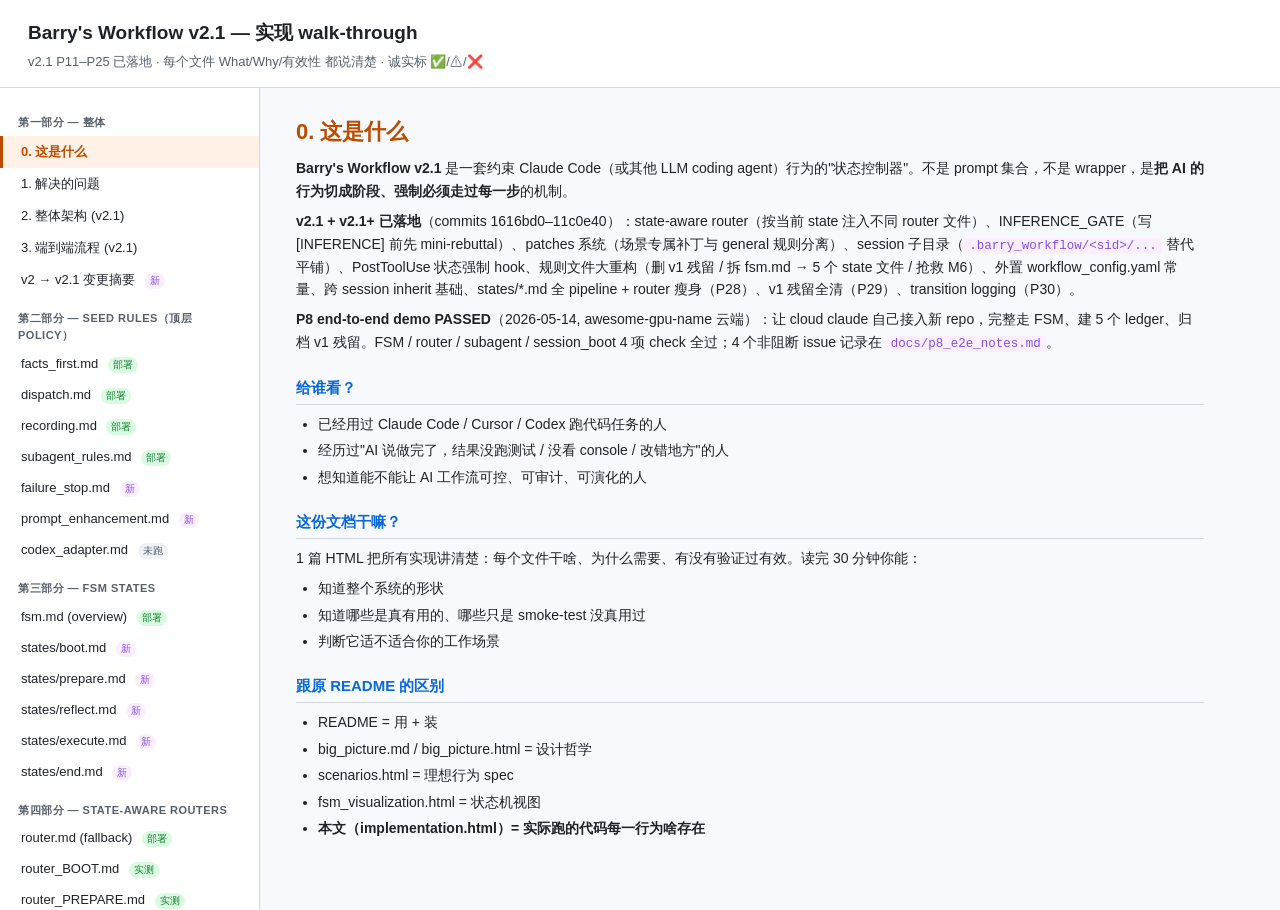
<file: docs/implementation.html>
<!doctype html>
<html lang="zh-CN">
<head>
<meta charset="utf-8">
<title>Barry's Workflow v2.1 — 实现 walk-through</title>
<style>
  :root {
    --bg: #f7f9fc;
    --panel: #ffffff;
    --panel-2: #eef2f7;
    --border: #d0d7de;
    --fg: #1f2328;
    --muted: #57606a;
    --accent: #0969da;
    --accent-soft: #ddf4ff;
    --orange: #bc4c00;
    --orange-soft: #fff1e5;
    --green: #1a7f37;
    --green-soft: #dafbe1;
    --red: #cf222e;
    --red-soft: #ffebe9;
    --purple: #8250df;
    --purple-soft: #fbefff;
    --yellow-soft: #fff8c5;
  }
  * { box-sizing: border-box; }
  html, body {
    margin: 0; padding: 0;
    background: var(--bg);
    color: var(--fg);
    font-family: -apple-system, "PingFang SC", "Microsoft YaHei", Helvetica, sans-serif;
    line-height: 1.6;
    height: 100%;
  }
  header {
    padding: 18px 28px 14px;
    background: var(--panel);
    border-bottom: 1px solid var(--border);
  }
  header h1 { margin: 0; font-size: 19px; }
  header .sub { color: var(--muted); font-size: 13px; margin-top: 4px; }
  main {
    display: grid;
    grid-template-columns: 260px 1fr;
    height: calc(100vh - 78px);
  }
  nav {
    background: var(--panel);
    border-right: 1px solid var(--border);
    padding: 12px 0;
    overflow-y: auto;
  }
  nav .grp-title {
    font-size: 11px;
    color: var(--muted);
    padding: 14px 18px 4px;
    text-transform: uppercase;
    letter-spacing: 0.5px;
    font-weight: 600;
  }
  nav button {
    display: block;
    width: 100%;
    padding: 7px 18px;
    background: transparent;
    border: none;
    border-left: 3px solid transparent;
    text-align: left;
    font-family: inherit;
    font-size: 13px;
    color: var(--fg);
    cursor: pointer;
    transition: all 0.12s;
  }
  nav button:hover { background: var(--accent-soft); }
  nav button.on {
    background: var(--orange-soft);
    border-left-color: var(--orange);
    color: var(--orange);
    font-weight: 600;
  }
  nav .verdict {
    display: inline-block;
    margin-left: 6px;
    font-size: 10px;
    font-family: ui-monospace, monospace;
    padding: 1px 5px;
    border-radius: 8px;
  }
  nav .v-ok { background: var(--green-soft); color: var(--green); }
  nav .v-warn { background: var(--yellow-soft); color: #bf8700; }
  nav .v-bad { background: var(--red-soft); color: var(--red); }
  nav .v-todo { background: var(--panel-2); color: var(--muted); }
  nav .v-new { background: var(--purple-soft); color: var(--purple); }

  section.detail {
    overflow-y: auto;
    padding: 26px 36px 60px;
    max-width: 980px;
  }
  section.detail h2 {
    margin: 0 0 6px;
    font-size: 22px;
    color: var(--orange);
  }
  section.detail h3 {
    margin: 22px 0 8px;
    font-size: 15px;
    color: var(--accent);
    border-bottom: 1px solid var(--border);
    padding-bottom: 4px;
  }
  section.detail p { margin: 8px 0; font-size: 14px; }
  section.detail ul, section.detail ol { margin: 4px 0; padding-left: 22px; font-size: 14px; }
  section.detail li { margin-bottom: 4px; }
  section.detail code {
    font-family: ui-monospace, "SF Mono", monospace;
    background: var(--purple-soft);
    color: var(--purple);
    padding: 1px 5px;
    border-radius: 3px;
    font-size: 12.5px;
  }
  section.detail pre {
    background: var(--panel-2);
    border: 1px solid var(--border);
    border-radius: 6px;
    padding: 12px 14px;
    overflow-x: auto;
    font-size: 12.5px;
    font-family: ui-monospace, "SF Mono", monospace;
    line-height: 1.5;
  }
  section.detail pre code { background: transparent; color: var(--fg); padding: 0; }

  .what-why-grid {
    display: grid;
    grid-template-columns: 1fr 1fr;
    gap: 14px;
    margin: 14px 0;
  }
  .cell {
    border-radius: 8px;
    padding: 12px 14px;
    border: 1px solid var(--border);
    background: var(--panel);
  }
  .cell .label {
    font-size: 11px;
    text-transform: uppercase;
    letter-spacing: 0.5px;
    margin-bottom: 6px;
    font-weight: 600;
  }
  .cell.what { border-left: 3px solid var(--accent); }
  .cell.what .label { color: var(--accent); }
  .cell.why { border-left: 3px solid var(--orange); }
  .cell.why .label { color: var(--orange); }
  .cell.verdict { border-left: 3px solid var(--green); background: var(--green-soft); }
  .cell.verdict.warn { border-left-color: #bf8700; background: var(--yellow-soft); }
  .cell.verdict.bad { border-left-color: var(--red); background: var(--red-soft); }
  .cell.verdict.todo { border-left-color: var(--muted); background: var(--panel-2); }
  .cell.verdict .label { color: inherit; }

  .file-tag {
    display: inline-block;
    background: var(--panel-2);
    color: var(--muted);
    padding: 2px 8px;
    border-radius: 10px;
    font-size: 11px;
    font-family: ui-monospace, monospace;
    margin: 0 6px 4px 0;
    border: 1px solid var(--border);
  }
  .ascii {
    background: var(--panel-2);
    border: 1px solid var(--border);
    border-radius: 6px;
    padding: 14px 18px;
    font-family: ui-monospace, "SF Mono", monospace;
    font-size: 12px;
    line-height: 1.45;
    white-space: pre;
    overflow-x: auto;
    margin: 12px 0;
  }
  table { border-collapse: collapse; margin: 10px 0; font-size: 13px; }
  table th, table td { border: 1px solid var(--border); padding: 6px 10px; text-align: left; }
  table th { background: var(--panel-2); font-weight: 600; }

  .callout {
    margin: 14px 0;
    padding: 12px 14px;
    border-radius: 6px;
    font-size: 13px;
  }
  .callout.note { background: var(--accent-soft); border-left: 3px solid var(--accent); }
  .callout.warn { background: var(--yellow-soft); border-left: 3px solid #bf8700; }
  .callout.bad  { background: var(--red-soft); border-left: 3px solid var(--red); }
  .callout.ok   { background: var(--green-soft); border-left: 3px solid var(--green); }
</style>
</head>
<body>
<header>
  <h1>Barry's Workflow v2.1 — 实现 walk-through</h1>
  <div class="sub">v2.1 P11–P25 已落地 · 每个文件 What/Why/有效性 都说清楚 · 诚实标 ✅/⚠/❌</div>
</header>

<main>
  <nav>
    <div class="grp-title">第一部分 — 整体</div>
    <button data-key="intro" class="on">0. 这是什么</button>
    <button data-key="problem">1. 解决的问题</button>
    <button data-key="solution">2. 整体架构 (v2.1)</button>
    <button data-key="flow">3. 端到端流程 (v2.1)</button>
    <button data-key="v21_delta">v2 → v2.1 变更摘要 <span class="verdict v-new">新</span></button>

    <div class="grp-title">第二部分 — Seed Rules（顶层 policy）</div>
    <button data-key="facts">facts_first.md <span class="verdict v-ok">部署</span></button>
    <button data-key="dispatch">dispatch.md <span class="verdict v-ok">部署</span></button>
    <button data-key="recording">recording.md <span class="verdict v-ok">部署</span></button>
    <button data-key="subagent">subagent_rules.md <span class="verdict v-ok">部署</span></button>
    <button data-key="failure_stop">failure_stop.md <span class="verdict v-new">新</span></button>
    <button data-key="prompt_enh">prompt_enhancement.md <span class="verdict v-new">新</span></button>
    <button data-key="codex">codex_adapter.md <span class="verdict v-todo">未跑</span></button>

    <div class="grp-title">第三部分 — FSM States</div>
    <button data-key="fsm">fsm.md (overview) <span class="verdict v-ok">部署</span></button>
    <button data-key="state_boot">states/boot.md <span class="verdict v-new">新</span></button>
    <button data-key="state_prepare">states/prepare.md <span class="verdict v-new">新</span></button>
    <button data-key="state_reflect">states/reflect.md <span class="verdict v-new">新</span></button>
    <button data-key="state_execute">states/execute.md <span class="verdict v-new">新</span></button>
    <button data-key="state_end">states/end.md <span class="verdict v-new">新</span></button>

    <div class="grp-title">第四部分 — State-aware Routers</div>
    <button data-key="router_fallback">router.md (fallback) <span class="verdict v-ok">部署</span></button>
    <button data-key="router_boot">router_BOOT.md <span class="verdict v-ok">实测</span></button>
    <button data-key="router_prepare">router_PREPARE.md <span class="verdict v-ok">实测</span></button>
    <button data-key="router_reflect">router_REFLECT.md <span class="verdict v-ok">实测</span></button>
    <button data-key="router_exec">router_EXECUTE_LOOP.md <span class="verdict v-ok">实测</span></button>
    <button data-key="router_end">router_END.md <span class="verdict v-ok">实测</span></button>

    <div class="grp-title">第五部分 — Scenario Patches</div>
    <button data-key="patches_overview">patches/ 总览 <span class="verdict v-new">新</span></button>
    <button data-key="patch_long">long_monitor.md <span class="verdict v-warn">静态</span></button>
    <button data-key="patch_bug">bug_debug.md <span class="verdict v-warn">静态</span></button>
    <button data-key="patch_perf">perf_debug.md <span class="verdict v-warn">静态</span></button>
    <button data-key="patch_simple">simple_fast.md <span class="verdict v-warn">静态</span></button>
    <button data-key="patch_explore">exploration.md <span class="verdict v-warn">静态</span></button>

    <div class="grp-title">第六部分 — Hooks</div>
    <button data-key="inject_router">inject_router.sh <span class="verdict v-ok">实测</span></button>
    <button data-key="session_boot">session_boot.sh <span class="verdict v-ok">实测</span></button>
    <button data-key="transition">transition.sh <span class="verdict v-ok">实测</span></button>
    <button data-key="prepare_helper">prepare_helper.sh <span class="verdict v-warn">smoke</span></button>
    <button data-key="exec_audit">execute_loop_audit.sh <span class="verdict v-warn">smoke</span></button>
    <button data-key="pre_nudge">pretooluse_short_nudge.sh <span class="verdict v-warn">smoke</span></button>
    <button data-key="state_enforce">state_enforce.sh <span class="verdict v-new">新</span></button>
    <button data-key="session_lib">_session_lib.sh <span class="verdict v-new">新</span></button>

    <div class="grp-title">第七部分 — Config + Messages</div>
    <button data-key="config_yaml">workflow_config.yaml <span class="verdict v-new">新</span></button>
    <button data-key="messages">messages/ <span class="verdict v-new">新</span></button>

    <div class="grp-title">第七 B — Scripts (v2.1+ 辅助工具)</div>
    <button data-key="script_extract">scripts/extract_transcript.py <span class="verdict v-new">新</span></button>
    <button data-key="script_switch">scripts/switch_hooks.sh <span class="verdict v-new">新</span></button>
    <button data-key="script_translog">scripts/_transition_log_helper.py <span class="verdict v-new">新</span></button>
    <button data-key="script_cleanup">cleanup_v1.sh <span class="verdict v-new">新</span></button>

    <div class="grp-title">第八部分 — 运行时</div>
    <button data-key="per_turn">每轮 vs 每次工具 vs 每个 state</button>
    <button data-key="output_files">产物文件清单</button>
    <button data-key="qa">FAQ</button>

    <div class="grp-title">第九部分 — 评估</div>
    <button data-key="effectiveness">有效性诚实评估</button>
    <button data-key="reflection">我漏了什么 / 没说清</button>
    <button data-key="next">下一步 v2.2</button>
  </nav>

  <section class="detail" id="detail"></section>
</main>

<script>
const SECTIONS = {
  intro: () => `
    <h2>0. 这是什么</h2>
    <p><b>Barry's Workflow v2.1</b> 是一套约束 Claude Code（或其他 LLM coding agent）行为的"状态控制器"。不是 prompt 集合，不是 wrapper，是<b>把 AI 的行为切成阶段、强制必须走过每一步</b>的机制。</p>
    <p><b>v2.1 + v2.1+ 已落地</b>（commits 1616bd0–11c0e40）：state-aware router（按当前 state 注入不同 router 文件）、INFERENCE_GATE（写 [INFERENCE] 前先 mini-rebuttal）、patches 系统（场景专属补丁与 general 规则分离）、session 子目录（<code>.barry_workflow/&lt;sid&gt;/...</code> 替代平铺）、PostToolUse 状态强制 hook、规则文件大重构（删 v1 残留 / 拆 fsm.md → 5 个 state 文件 / 抢救 M6）、外置 workflow_config.yaml 常量、跨 session inherit 基础、states/*.md 全 pipeline + router 瘦身（P28）、v1 残留全清（P29）、transition logging（P30）。</p>
    <p><b>P8 end-to-end demo PASSED</b>（2026-05-14, awesome-gpu-name 云端）：让 cloud claude 自己接入新 repo，完整走 FSM、建 5 个 ledger、归档 v1 残留。FSM / router / subagent / session_boot 4 项 check 全过；4 个非阻断 issue 记录在 <code>docs/p8_e2e_notes.md</code>。</p>
    <h3>给谁看？</h3>
    <ul>
      <li>已经用过 Claude Code / Cursor / Codex 跑代码任务的人</li>
      <li>经历过"AI 说做完了，结果没跑测试 / 没看 console / 改错地方"的人</li>
      <li>想知道能不能让 AI 工作流可控、可审计、可演化的人</li>
    </ul>
    <h3>这份文档干嘛？</h3>
    <p>1 篇 HTML 把所有实现讲清楚：每个文件干啥、为什么需要、有没有验证过有效。读完 30 分钟你能：</p>
    <ul>
      <li>知道整个系统的形状</li>
      <li>知道哪些是真有用的、哪些只是 smoke-test 没真用过</li>
      <li>判断它适不适合你的工作场景</li>
    </ul>
    <h3>跟原 README 的区别</h3>
    <ul>
      <li>README = 用 + 装</li>
      <li>big_picture.md / big_picture.html = 设计哲学</li>
      <li>scenarios.html = 理想行为 spec</li>
      <li>fsm_visualization.html = 状态机视图</li>
      <li><b>本文（implementation.html）= 实际跑的代码每一行为啥存在</b></li>
    </ul>
  `,

  problem: () => `
    <h2>1. 解决的问题 — 跳步病</h2>
    <p>LLM coding agent 有一个非常顽固的失败模式 — 把"接受任务"直接跳到"我做完了"，<b>中间所有验证步骤全省</b>。</p>
    <h3>具体长这样</h3>
    <table>
      <tr><th>任务</th><th>AI 默认反应</th><th>跳过了什么</th></tr>
      <tr><td>「代码慢」</td><td>改 batch_size</td><td>没测 baseline、没 profile、没看 GPU util</td></tr>
      <tr><td>「报 KeyError」</td><td>try/except 包住</td><td>没查为什么 key 不存在</td></tr>
      <tr><td>「写一个 HTML 可视化」</td><td>commit 报「完成」</td><td>没用浏览器打开、没点击验证、没看 console（本会话刚发生过）</td></tr>
      <tr><td>「修 OOM」</td><td>降 batch</td><td>没查 activation memory、没考虑 grad checkpoint</td></tr>
    </table>
    <h3>根因（从训练数据来）</h3>
    <p>GitHub commit / StackOverflow / blog 教程的格式都是 <code>问题 → fix</code>，中间步骤（复现 / 读代码 / 测 baseline / 跑通验证）<b>训练集里压根不出现</b>。AI 学到的就是直接跳。</p>
    <div class="callout note">
      详见 <code>docs/big_picture.md §1.5</code>。
    </div>
    <h3>反制思路</h3>
    <p>把"跳"切成<b>必须显式走过的多个 state</b>，每个 state 强制有 deliverable，跳了系统能发现并阻止。这就是状态机。v2.1 加了 PostToolUse 状态强制（<code>state_enforce.sh</code>）作为"软约束 → 硬约束"的第一步。</p>
  `,

  solution: () => `
    <h2>2. 整体架构 (v2.1)</h2>
    <p>三层。下层支撑上层，上层覆盖下层。</p>
    <div class="ascii">┌─────────────────────────────────────────────────┐
│  Layer 3: patches/ (5 个 scenario 补丁 — v2.1 ✅) │
│           long_monitor / bug_debug / perf_debug  │
│           simple_fast / exploration              │
└─────────────────────────────────────────────────┘
                  ▲ overrides
┌─────────────────────────────────────────────────┐
│  Layer 2:  seed rules — 顶层 policy + states/    │
│            9 顶层 policy + 5 states + 5 routers   │
│            + 2 messages + 1 workflow_config.yaml │
└─────────────────────────────────────────────────┘
                  ▲ enforced by hooks
┌─────────────────────────────────────────────────┐
│  Layer 1:  FSM 骨架  ← 不变量                    │
│  BOOT → PREPARE → REFLECT ↔ EXECUTE → RECORDING │
│            → END  (v2.4: 6状态)                 │
│  (PostToolUse state_enforce.sh 警告越界)         │
└─────────────────────────────────────────────────┘</div>
    <h3>FSM 5 状态</h3>
    <ul>
      <li><b>BOOT</b>：session 启动，建状态文件</li>
      <li><b>PREPARE</b>：cache_hit_map、4 要素 checklist、估算资源</li>
      <li><b>REFLECT</b>：subagent rebuttal（pre-task / on-anomaly / post-task）— INFERENCE_GATE 也走 mini-REFLECT</li>
      <li><b>EXECUTE_LOOP</b>：执行 + 每步 [PLAN]/[OBSERVE]</li>
      <li><b>RECORDING</b>（v2.4 新）：专用台账写入 state；EXECUTE_EXIT 强制经过此 state，不再直接回 REFLECT</li>
      <li><b>END</b>：最终 user 汇报（台账已在 RECORDING 写完）</li>
    </ul>
    <h3>三道防线（对抗跳步病）</h3>
    <ol>
      <li>状态机本身 — state-aware router 每 turn 注入当前 state 的允许/禁止操作清单</li>
      <li>REFLECT post-task 的 subagent rebuttal — 检查 deliverable</li>
      <li>PREPARE 4 要素 prompt enhancement（observable / cadence / reflection / completion）— 由 <code>prompt_enhancement.md</code> 强制</li>
    </ol>
    <h3>git 仓库构成 (v2.1)</h3>
    <ul>
      <li><code>content/rules/*.md</code> — 9 顶层 policy 文件</li>
      <li><code>content/rules/states/*.md</code> — 5 state 描述</li>
      <li><code>content/rules/router_*.md + router.md</code> — 5 state-aware router + 1 fallback</li>
      <li><code>content/rules/patches/*.md</code> — 5 scenario 补丁</li>
      <li><code>content/rules/messages/*.md</code> — 2 hook string 外置</li>
      <li><code>content/rules/workflow_config.yaml</code> — 常量集中</li>
      <li><code>hooks/*.sh</code> — 9 个脚本（含新增 <code>_session_lib.sh</code>、<code>state_enforce.sh</code>）</li>
      <li><code>set_claude.sh</code> — 部署器</li>
      <li><code>docs/</code> — 设计文档</li>
    </ul>
  `,

  flow: () => `
    <h2>3. 端到端流程 (v2.1)</h2>
    <p>一次完整 session 里、用户从输入 prompt 到 AI 输出结果的所有阶段。</p>
    <div class="ascii">USER: 「帮我跑这个训练，监控直到跑完」
        │
        ▼ UserPromptSubmit 触发
┌─────────────────────────────────────────────────┐
│ Hook 1: inject_router.sh  (state-aware v2.1)    │
│  → 读 .barry_workflow/&lt;sid&gt;/state.md           │
│  → cat 对应 router_&lt;STATUS&gt;.md 块                │
│  → 没 state 则 cat router.md (fallback)         │
│                                                 │
│ Hook 2: session_boot.sh   (subdir v2.1)         │
│  → 检查 $PWD 像不像项目根                         │
│  → 没 &lt;sid&gt;/ 子目录就建 + 复制 template          │
│  → P17: 检测旧 sid → 写 inherited_from           │
└─────────────────────────────────────────────────┘
        │
        ▼ AI 开始处理 prompt
┌─────────────────────────────────────────────────┐
│ AI 进入 BOOT 状态                                │
│  → 看 router_BOOT 知道只能 Read，不能 Edit       │
│  → 写 [BOOT_DONE @ ts] 到 action.md             │
│  → 调 transition.sh BOOT_DONE → state=PREPARE   │
└─────────────────────────────────────────────────┘
        │
        ▼
┌─────────────────────────────────────────────────┐
│ AI 进入 PREPARE 状态                             │
│  → 跑 prepare_helper.sh                         │
│    输出 cache_hit_map stub + messages/           │
│    prepare_checklist.md (4 要素)                 │
│  → 估算 T_queue / T_run                         │
│  → 调 transition.sh PREPARE_DONE → REFLECT      │
└─────────────────────────────────────────────────┘
        │
        ▼
┌─────────────────────────────────────────────────┐
│ AI 进入 REFLECT pre-task                        │
│  → 写 reflection_r1-pre-task.md                 │
│  → 派 subagent (Agent + run_in_background=true) │
│  → subagent 写 reviewer reply + sleep 等        │
│  → main SendMessage round 2/3/...               │
│  → CONSENSUS_REACHED → transition.sh REFLECT_DONE│
└─────────────────────────────────────────────────┘
        │
        ▼
┌─────────────────────────────────────────────────┐
│ AI 进入 EXECUTE_LOOP                            │
│  循环：                                          │
│    [PLAN] @ ts                                  │
│    PreToolUse: pretooluse_short_nudge.sh        │
│    工具调用                                       │
│    PostToolUse: state_enforce.sh                │
│      → 越界则 stderr 警告 (state X 禁止 Edit)    │
│    [OBSERVE] @ ts                               │
│    判: continue / anomaly+1 / done              │
│  退出: transition.sh EXECUTE_EXIT --reason=done │
│                                                 │
│  写 [INFERENCE]？ → INFERENCE_GATE (mini REFLECT)│
└─────────────────────────────────────────────────┘
        │
        ▼
┌─────────────────────────────────────────────────┐
│ AI 进入 REFLECT post-task                       │
│  → 派 subagent 验 deliverable                   │
│  → 6 条 checklist                                │
│  → 共识后 transition.sh REFLECT_DONE             │
└─────────────────────────────────────────────────┘
        │
        ▼
┌─────────────────────────────────────────────────┐
│ END：写 ledger 收尾                              │
│  /goal 评估器读 transcript → 满足 → 自动 clear   │
└─────────────────────────────────────────────────┘</div>
    <div class="callout ok">
      <b>v2.1 改善</b>：state-aware router + PostToolUse state_enforce.sh 是从「软约束」走向「硬约束」的第一步。AI 进入新 state 看到的 router 文本不同，越界操作会触发 stderr 警告。
    </div>
    <div class="callout warn">
      <b>仍是软约束的部分</b>：state_enforce.sh 是 stderr 警告，非阻塞（PostToolUse 不能阻 tool 调用）。AI 还是能选择无视。真正的 hard-block 要靠 PreToolUse — 当前 pretooluse_short_nudge.sh 还没读 state.md（v2.2 计划）。
    </div>
  `,

  v21_delta: () => `
    <h2>v2 → v2.1 变更摘要</h2>
    <p>v2.1 主线 12 个 P-task（commits 1616bd0 至 19374f7）+ v2.1+ P28/P29/P30 收尾（states 文档展开、v1 残留清理、transition logging）+ P8 end-to-end demo PASSED。按主题分组：</p>

    <h3>规则文件重构 (P11 + P18)</h3>
    <ul>
      <li><b>删</b>：<code>p1_identity.md</code>（cosplay 已清，规则无意义）/ <code>p6_workflow.md</code>（4-step 跟 state 重复）/ <code>index.md</code>（router 本身就是查找表）+ 10 个 v1 cosplay 模板</li>
      <li><b>改名去 p 前缀</b>：<code>p2_facts_first → facts_first</code>、<code>p3_dispatch → dispatch</code>、<code>p4_recording → recording</code></li>
      <li><b>拆</b>：<code>fsm.md</code> → <code>states/{boot,prepare,reflect,execute,end}.md</code> 5 个</li>
      <li><b>抢救</b>：M6 3-failure stop → 独立 <code>failure_stop.md</code></li>
      <li><b>合并</b>：<code>reflect_protocol.md + reflect_subagent_prompt.md → states/reflect.md</code></li>
    </ul>

    <h3>新机制 (P12 / P14 / P15 / P16 / P25)</h3>
    <ul>
      <li><b>P12 INFERENCE_GATE</b>：facts_first 加强「非必要不给 [INFERENCE]」+ states/reflect.md 加 mini-1-round rebuttal 子段落</li>
      <li><b>P14 patches/ 系统</b>：5 个 scenario 补丁 + YAML front-matter (id / applies_to / scope / priority)</li>
      <li><b>P15 state-aware router</b>：<code>inject_router.sh</code> 读 state.md 选 <code>router_&lt;STATUS&gt;.md</code>；router.md 留作 fallback</li>
      <li><b>P16 state_enforce.sh</b>：新 PostToolUse hook，state×tool 越界 stderr 警告</li>
      <li><b>P25 prompt_enhancement.md</b>：4 要素检查独立成 rule 文件</li>
    </ul>

    <h3>文件组织 + config (P13 / P17 / P22 / P23)</h3>
    <ul>
      <li><b>P13 workflow_config.yaml</b>：常量集中（reflect.rounds_default=5 / execute_loop.failure_budget=3 / pretool_nudge.read_threshold=3 / max_chars=100 / prompt_reinforce.required_elements），运行时 hook 暂以注释引用</li>
      <li><b>P17 跨 session inherit</b>：<code>session_boot.sh</code> 检测旧 sid 子目录 → 复用 cache_hit_map + 写 <code>inherited_from</code></li>
      <li><b>P22 session subdir</b>：<code>.barry_workflow/&lt;sid&gt;/{state,action,...}.md</code> 替代平铺；新增 <code>_session_lib.sh</code> 共享 helper</li>
      <li><b>P23 messages 外置</b>：prepare_helper 的 checklist 文本搬到 <code>messages/prepare_checklist.md</code>；state_enforce 模板搬到 <code>messages/state_enforce_template.md</code></li>
    </ul>

    <h3>对齐 + 守护 (P20 / P21)</h3>
    <ul>
      <li><b>P20 scenarios ↔ patches 对齐</b>：补 simple_fast + exploration 两个 patch，把 scenarios.html 5 个场景全覆盖</li>
      <li><b>P21 lessons 常态化</b>：router always-on 段加「回答 user / 写文件前 grep lessons.md tags」</li>
    </ul>

    <h3>P28 — states 文档全展开 + router 瘦身</h3>
    <ul>
      <li><code>states/{boot,prepare,execute,end}.md</code> 之前 10 行存根 → 全 pipeline（step 列表 + Allowed/Forbidden + Completion criteria + Advance 命令）</li>
      <li><code>router_&lt;STATE&gt;.md</code> 同步瘦身到 ~13 行薄提醒，指向 <code>states/&lt;state&gt;.md</code> 看完整规则</li>
      <li><code>transition.sh</code> 状态切换后 cat 新 <code>states/&lt;state&gt;.md</code>，让 AI 立刻看见下一阶段完整步骤</li>
    </ul>

    <h3>P29 — v1 残留清理（commit 10ab2c0）</h3>
    <ul>
      <li><code>git rm</code> 14 根目录 v1 文件：<code>init_corporal.sh / init_soldier.sh / disciplinary_check.sh / corporal_understanding.md / RESEARCH_NOTES_HOOKS.md / ten_commandments_*.md / prd_rule_enhance.md / rules_all.md / short_prompt_plan.md / pipeline_state.json / pipeline_visualization{,_v2,_v3}.html / consolidated_mac_compatibility_issues.md</code></li>
      <li><code>git rm hooks/</code>：<code>inject_decrees.sh / inject_decrees_to_subagent.sh / reset_session_status.sh / stop_self_audit.sh</code></li>
      <li><code>set_claude.sh</code> 扫除 v1 引用：删 FOR 循环里 v1 hook 名、删 inject_decrees byte-check、删 init_corporal/init_soldier chmod、加 settings.json v1-hook purge 段、重写 deploy summary</li>
      <li>新增 <code>cleanup_v1.sh</code>：远端执行 — 删 <code>~/.claude/hooks/</code> 里 4 个 v1 hook + <code>~/.claude_status/</code> 运行时残留 + shell-rc 旧 wrapper 行</li>
    </ul>

    <h3>P30 — transition logging（commit 31baac1 + 5016f00 修部署 bug）</h3>
    <ul>
      <li><code>transition.sh</code> 每次状态切换在 mutate state.md 之后，向 <code>.barry_workflow/&lt;sid&gt;/transitions.log</code> 追加 3 行：时间戳 + 旧 → 新 state + event + reason / 自上次 transition 起的 tool_use 计数 + 按 name 拆分 / 上次 transition 之后最后一段 assistant text（≤200 char）。</li>
      <li><code>scripts/_transition_log_helper.py</code>：glob <code>~/.claude/projects/*/&lt;sid&gt;.jsonl</code> → 按 transitions.log 上次时间戳 cutoff → 统计 tool_use → 抓 last_assistant_text → 写 3 行</li>
      <li><b>纯代码 audit，零 token</b>。人工 grep transitions.log 即可复盘 FSM 时间线 / 每阶段做了多少事 / AI 转移前最后说啥</li>
      <li>修部署 bug：helper 路径 <code>$(dirname "$0")/../scripts/</code> 部署后指向不存在的 <code>~/.claude/scripts/</code> → 改成 <code>__CLAUDE_CONFIG_DIR__</code> sed 占位符，部署时被替换为仓库绝对路径</li>
    </ul>

    <h3>P8 — end-to-end demo PASSED（commits 29cd4de + docs/p8_e2e_notes.md）</h3>
    <p>云端 awesome-gpu-name 部署 v2.1 后，跑一个真正的 <code>claude -p</code> session 让它把 <code>/home/Barry/github_repo/LLM_sampling_implement</code> 接入 v2 ledger 体系。结果：</p>
    <ul>
      <li><b>FSM PASS</b>：5 entries in stage_history，BOOT_DONE → PREPARE_DONE → REFLECT_DONE(pre) → EXECUTE_EXIT → REFLECT_DONE(post)，AI 自己调 <code>transition.sh</code> 每一步（※ 此测试在 v2.3；v2.4 后 EXECUTE_EXIT → RECORDING，不再回 REFLECT）</li>
      <li><b>router 注入 PASS</b>：transcript 含多次 [ROUTER] block，per-state router 文件按 state.md 自动切换</li>
      <li><b>subagent 派发 PASS</b>：2 次 <code>Agent(run_in_background=true)</code>：pre-task REFLECT 5 题 rebuttal + EXECUTE 阶段建 5 个 ledger</li>
      <li><b>session_boot PASS</b>：首轮 UserPromptSubmit 自动建 <code>.barry_workflow/&lt;sid&gt;/{state,action}.md</code></li>
      <li><b>交付</b>：<code>workspace/v5_mini_pipeline/</code> 含 5 个 ledger（L-N / W-N / FIX-N / ATT-N + tags 格式齐全），<code>legacy_v1_20260514/</code> 归档老目录，<code>action.md</code> 含 5 [PLAN] / 5 [OBSERVE] + END_DONE 标记</li>
      <li><b>发现 4 个 issue</b>（详 <code>docs/p8_e2e_notes.md</code>）：set_claude.sh diff+pipefail 静默死、repo 缺 W-026..W-028、stage_history 反向 chronological、Claude Code /goal stop hook 无 bg-task guard（上游设计）</li>
    </ul>

    <h3>辅助脚本（v2.1+ 新增）</h3>
    <ul>
      <li><code>scripts/extract_transcript.py</code>：从 <code>~/.claude/projects/&lt;encoded&gt;/&lt;sid&gt;.jsonl</code> 输出 clean USER/ASSISTANT/TOOL_USE/TOOL_RESULT 文本。Flags: <code>--tool-result-lines N</code> / <code>--no-system-reminder</code> / <code>--tools-only</code> / <code>--raw-text</code></li>
      <li><code>scripts/switch_hooks.sh {on|off|status}</code>：在 <code>~/.claude/settings.json</code> 里开关 4 个 v2 hook 注册（inject_router / session_boot / pretooluse_short_nudge / state_enforce），不动 rules/ 和 hook 文件本体。给「简单任务想用纯 claude」的情况</li>
      <li><code>cleanup_v1.sh</code>：远端清 ~/.claude/ 里 v1 残留（见 P29）</li>
    </ul>

    <h3>set_claude.sh critical fix（commit a6b5079）</h3>
    <p>P8 demo 部署时发现：原 <code>diff "$src" "$dst" | head -20 | sed</code> 在 violation/lessons 文件冲突分支里跑。<code>diff</code> 文件不同返 1，配合脚本 <code>set -euo pipefail</code> 让脚本<b>静默退出</b>——只完成 CLAUDE.md + memory symlink，hooks/rules/states 全没部署，但 exit code 报 0。任何"远端已经有 violation/lessons"的用户都中招。修法：<code>(diff ... || true) | head</code>。</p>

    <h3>P36 — rules/ 分两层（commit e953cbe）</h3>
    <p>Claude Code 启动时把 <code>~/.claude/rules/*.md</code> 全部 auto-load 进 context。之前我们往那塞了 17+ 个文件（router_* / states/* / patches/* / prompt_enhancement / codex_adapter / fsm / messages / workflow_config.yaml），其中**只有部分每轮真用得到**，剩下 ~30-35KB 是 dead token。更糟：inject_router 和 transition.sh 还会动态再注入当前 state 的——**双重加载**。</p>
    <p><b>修法</b>：rules/ 拆两层。</p>
    <ul>
      <li><b>留在 <code>~/.claude/rules/</code>（auto-load 7 个）</b>：facts_first / dispatch / recording / failure_stop / subagent_rules + violation / lessons（global ledger 设计上 always-on）</li>
      <li><b>搬回 repo <code>content/rules/</code>（hook 用 <code>__CLAUDE_CONFIG_DIR__</code> 引用）</b>：router_*.md × 6 / states/*.md × 5 / patches/*.md × 5 / prompt_enhancement / codex_adapter / fsm / messages/ / workflow_config.yaml</li>
    </ul>
    <p>set_claude.sh deploy 段只 copy 5 个 always-on（+ violation/lessons 单独处理）。Re-deploy 时显式 <code>rm -f</code> 老路径下的 hook-referenced 文件，防止升级后双载。</p>

    <h3>P35 — workflow_config.yaml 真 runtime source（commit ecfc167）</h3>
    <p>之前 yaml 文件存在但 hook 值硬编码、yaml 只是 comment 引用。</p>
    <ul>
      <li><code>_session_lib.sh</code> 加 <code>read_config(yaml, dotted_key)</code> — 25 行 awk+sed，无 yq/python 依赖，支持 1-2 层 dotted key</li>
      <li><code>pretooluse_short_nudge.sh</code>：READ_THRESHOLD + MAX_CHARS 从 yaml 读</li>
      <li><code>execute_loop_audit.sh</code>：FAIL_BUDGET 从 yaml 读</li>
      <li>读不到 key 时 fallback 硬编码默认 + stderr 警告</li>
    </ul>

    <h3>viewer/ — 本地 HTML session 查看器</h3>
    <p>3 栏布局：左 agent 树 / 中上 state + reflection / 中下干净 transcript。浅色调匹配 big_picture.html。</p>
    <ul>
      <li><b><code>scripts/start_viewer.sh</code></b>：一键启动 — 自动选空端口、起 http.server 后台、打印 URL（含 SSH 端口转发提示）。子命令 <code>status</code> / <code>stop</code>。</li>
      <li>样本数据：P8 demo session（cloud claude 18 min 完整迁移），见 <code>viewer/data/&lt;sid&gt;/</code></li>
      <li>URL 参数：<code>?sid=&lt;sid&gt;&amp;agent=&lt;aid&gt;&amp;tab=state|action|reflections</code></li>
    </ul>

    <h3>未做 / 部分做 (剩到 v2.3)</h3>
    <ul>
      <li><b>P31 Subagent FSM (task-type aware)</b>：subagent 也走自己的 FSM，按 task_type 分级（simple_query / focused_task / complex_task / reviewer）。前提已验证（hook 在 subagent fire + agent_id 可获）。需要复活 inject_subagent_prompt hook（subagent 不 auto-load rules/）。详 <code>docs/v2.2_plan.md</code>。</li>
      <li><b>patches/* 自动加载</b>：补丁是静态文件，没机制按 applies_to 自动 detect 场景 → 注入。可能迁移到 skills/ 结构借用 Claude Code 的 skill auto-trigger（haiku 已查清机制）。</li>
      <li><b>PreToolUse 真硬 block</b>：当前 state_enforce 是 PostToolUse advisory。要 PreToolUse hook 真拒绝越界 tool 需先验证 claude-code 钩子能否 block。</li>
      <li><b>W-026..W-028 合并回 repo</b>：用户在远端 ~/.claude/rules/violation.md 加的条目，repo 里还没</li>
    </ul>
  `,

  // === policy files ===
  facts: () => policyCard({
    title: "facts_first.md — 事实优先策略 (v2.1 加强)",
    what: "强制每个结论打标签：[FACT] 直接观察 / [INFERENCE] 推理（要附理由 + 第二轮反思 / 触发 INFERENCE_GATE）/ [ASSUMPTION] 假设（要先做 50+ 搜索）。subagent 报告不算 fact，main 必须自己 Read 原始证据。<br><br>v2.1 P12 加强：「非必要不给 [INFERENCE]」+ AI 真要写 → 触发 INFERENCE_GATE（详情在 states/reflect.md）。",
    why: "AI 倾向把 inference 当 fact 报告。三档分级 + GATE 拦截让 user 一眼能看出哪些可信。",
    integrate: "router 触发器 「writing [INFERENCE] or [ASSUMPTION]」 → Read 此文件 + states/reflect.md INFERENCE_GATE 段。",
    verdict: "ok",
    verdictText: "✅ 部署，v2.1 P12 加 GATE，但 GATE 子流程<b>本会话未真触发过</b>（AI 也没真写 INFERENCE）。",
  }),

  dispatch: () => policyCard({
    title: "dispatch.md — 派遣策略",
    what: "规则：(a) Read &gt; 1 文件 / WebSearch / 改代码 / 长任务 → 必须派 subagent；(b) <code>run_in_background=true</code> 是强制；(c) 长 bg 任务每 10-15 分钟 Monitor() 一次；(d) 跨 session 用 CronCreate。<br>v2.1 P11 删 Monitor cadence 段（挪到 <code>patches/long_monitor.md</code>）。",
    why: "AI 默认在主线程一个一个 Read，污染 context + 慢。派 subagent 能并行 + 子上下文不污染主。",
    integrate: "PreToolUse nudge hook 监控：调 Bash 跑 sbatch 没设 bg=true → 提醒一句。",
    verdict: "ok",
    verdictText: "✅ 部署 + 实测。本会话多次派 subagent 都符合规则。",
  }),

  recording: () => policyCard({
    title: "recording.md — 记录策略",
    what: "明确<b>四类文件的边界</b>：(1) violation.md = AI 行为错误；(2) lessons.md = 跨项目 AI 行为智慧；(3) bitter_lessons.md = 项目技术踩坑；(4) attempts_ledger / successful_fixes = 项目尝试记录。配 record-first-act-second 原则。",
    why: "v1 时代 user 反复纠正 AI 把「AI 行为错」写到 bitter_lessons。这条画死边界。",
    integrate: "AI 想写 violation / bitter_lessons 时被 router 提示。",
    verdict: "ok",
    verdictText: "✅ 部署。本会话产生的 violation / lesson 都按规则写到 repo content/templates/global_rules/。",
  }),

  subagent: () => policyCard({
    title: "subagent_rules.md — subagent 行为约束",
    what: "subagent 派出时需要遵守的 7 条（A-G）：verbatim prompt 抄录、async 写 action.md、record before op、facts 三档、独立验证、rebuttal 协议、SILENCE 声明。",
    why: "subagent 跟 main 是异步、并行的，没规则就乱搞。这条相当于 subagent 版的 mini-Rules。",
    integrate: "(设计上) PreToolUse:Agent hook 把这文件路径注入 subagent prompt。",
    verdict: "warn",
    verdictText: "⚠ 部署但 hook 不自动注入。本会话派 subagent 时 main 在 prompt 里手动加。",
  }),

  failure_stop: () => policyCard({
    title: "failure_stop.md — 3-failure stop (v2.1 新)",
    what: "M6 规则独立：3 次自治尝试失败 → 停下来报告 user，别死磕。<code>$PWD/CLAUDE.md</code> AUTH 关键词（「allow you to do anything」「don't ask just fix」）可 override。",
    why: "原本埋在 p6_workflow.md 里跟 4-step + 6-row 表混着，v2.1 P11 拆出来独立文件，清晰 + router 可单独指针。",
    integrate: "router_EXECUTE_LOOP must-read 列表第二行。",
    verdict: "ok",
    verdictText: "✅ 部署。本会话未真触发 3-failure，但作为 visible rule 已在 router_EXECUTE_LOOP 顶部。",
  }),

  prompt_enh: () => policyCard({
    title: "prompt_enhancement.md — 4 要素检查 (v2.1 新)",
    what: "User prompt 经常缺隐式假设（observable / cadence / reflection / completion 四要素）。本规则要求 PREPARE 阶段显式补齐 — 缺哪个就在 action.md 写 [PROMPT_REINFORCED] 标记 + 询问 user 或带 caveat 设默认值。",
    why: "不显式补齐 → 带模糊去 EXECUTE → 差异在 deliverable 处暴露 → 返工。AI 跳步病的具体 fix 之一。",
    integrate: "router_PREPARE must-read 第 2 行；<code>prepare_helper.sh</code> 也输出 <code>messages/prepare_checklist.md</code> 当 stub。",
    verdict: "warn",
    verdictText: "⚠ 规则文件已部署；prepare_helper.sh 已外置 checklist；<b>但实际触发依赖 AI 主动进 PREPARE</b>，本会话未真跑过。",
  }),

  codex: () => policyCard({
    title: "codex_adapter.md — Codex 适配层",
    what: "把 Claude Code 专属工具映射到 Codex：Read/Edit/Bash 1:1；Agent / Monitor / KillBash 要 wrapper；SendMessage 用 markdown poll 30s 替代；/goal 用 goal.md 静态文件替代。",
    why: "这工作流将来要跨 LLM coding agent 跑，不只 Claude Code。提前列差异避免锁定。",
    integrate: "(尚无 Codex 运行环境，暂未触发 Read)",
    verdict: "todo",
    verdictText: "❌ <b>从未在 Codex 上跑过</b>。是设计稿。等 P19 demo 跑通后才有动力做 Codex 端实测。",
  }),

  // === FSM states ===
  fsm: () => `
    <h2>fsm.md — 状态机 overview (v2.1)</h2>
    <p>v2.1 P11 把原 fsm.md 拆成 <code>states/{boot,prepare,reflect,execute,end}.md</code> 5 个，<code>fsm.md</code> 只保留 overview + 转换图。</p>
    <pre><code>BOOT ──BOOT_DONE──&gt; PREPARE ──PREPARE_DONE──&gt; REFLECT ◄══════════► EXECUTE_LOOP
                                                  │  ▲ NEED_RECORD      │
                                                  ▼  │                  ▼ EXECUTE_EXIT (强制经过)
                                               RECORDING ◄──────────────┘
                                                  │ RECORD_DONE        ▲
                                                  ▼                    │ BACK_TO_LOOP
                                                 END</code></pre>
    <p>（v2.4）EXECUTE_EXIT → RECORDING（不再直接 → REFLECT）。台账在 RECORDING 写，END 只汇报。每条边由 <code>transition.sh &lt;EVENT&gt;</code> 触发，写入 state.md YAML。</p>
  `,

  state_boot: () => `
    <h2>states/boot.md — BOOT 状态 (v2.1 新)</h2>
    <div class="what-why-grid">
      <div class="cell what"><div class="label">Entry</div>session 首次 UserPromptSubmit。session_boot.sh 自动建 <code>.barry_workflow/&lt;sid&gt;/{state,action}.md</code>，current_status=BOOT。</div>
      <div class="cell why"><div class="label">Exit</div>main 调 <code>transition.sh BOOT_DONE</code> → state=PREPARE。</div>
    </div>
    <h3>main 在 BOOT 干啥</h3>
    <ul>
      <li>Read $PWD/CLAUDE.md（如果有）— 项目级 override</li>
      <li>初始化 cache_hit_map（列已读 .md 文件 + sha1 stub）</li>
      <li>P17 跨 session inherit：若 state.md 有 <code>inherited_from: &lt;old_sid&gt;</code>，可复用旧 cache_hit_map</li>
      <li>禁止 Edit / Write（state_enforce.sh 会警告）</li>
    </ul>
    <p>详见 <code>content/rules/states/boot.md</code>。</p>
  `,

  state_prepare: () => `
    <h2>states/prepare.md — PREPARE 状态 (v2.1 新)</h2>
    <div class="what-why-grid">
      <div class="cell what"><div class="label">Entry</div>BOOT_DONE 后。</div>
      <div class="cell why"><div class="label">Exit</div><code>transition.sh PREPARE_DONE</code> → REFLECT。</div>
    </div>
    <h3>main 在 PREPARE 干啥</h3>
    <ul>
      <li>Read <code>workspace/&lt;task&gt;/goal.md</code>（只读）</li>
      <li>跑 <code>prepare_helper.sh</code> → 得 cache_hit_map stub + 4 要素 checklist（来自 <code>messages/prepare_checklist.md</code>）</li>
      <li>4 要素 (observable / cadence / reflection / completion) — 缺哪个写 [PROMPT_REINFORCED] + 询问 user 或带 caveat 设默认</li>
      <li>估算 T_queue / T_run / 资源 → 写 action.md [PREPARE_NOTES]</li>
      <li>禁止 Edit / Write / 长 Bash</li>
    </ul>
  `,

  state_reflect: () => `
    <h2>states/reflect.md — REFLECT 状态 (v2.1 新, 合并自 reflect_protocol+prompt)</h2>
    <p>三个 sub-reason：<b>pre-task</b>（plan 完整性）/ <b>on-anomaly</b>（假设 vs 证据）/ <b>post-task</b>（deliverable 验收）。</p>
    <h3>序列</h3>
    <ol>
      <li>main 在 <code>reflection_&lt;round_id&gt;.md</code> 写 3-7 条具体问题</li>
      <li>main 派 rebuttal agent（Agent + run_in_background=true），prompt 命名 reflection 文件路径</li>
      <li>agent 读文件，填 reviewer reply round 1，进 sleep loop 等 SendMessage</li>
      <li>main 看 reply → SendMessage round 2/3/... → agent 醒来追加 ### round N</li>
      <li>循环到 (a) <code>[CONSENSUS_REACHED]</code> + action list，或 (b) N 轮上限</li>
      <li>main 写 consensus 块，<code>transition.sh REFLECT_DONE</code>，TaskStop agent</li>
    </ol>
    <h3>N (round budget)</h3>
    <p>默认 N=5；耗尽 fallback N=10；再耗尽写 [REFLECT_FAILURE] 报 user。常量在 <code>workflow_config.yaml reflect.rounds_default / rounds_fallback</code>。</p>
    <h3>INFERENCE_GATE — mini 1-round rebuttal (P12 v2.1 新)</h3>
    <p>AI 想写 [INFERENCE] → 触发 GATE：列已经做过的努力 (Read 哪些 + Search 哪些) → 缺数据派 agent 补 → 真要写则 1 轮 rebuttal → 通过则输出 [INFERENCE] + 永远带证据脚注。<br>实现在 EXECUTE_LOOP 内嵌，不另开 state（v2.4 后 FSM 是 6 状态：BOOT/PREPARE/REFLECT/EXECUTE_LOOP/RECORDING/END，INFERENCE_GATE 仍走 in-state mini-rebuttal）。</p>
    <h3>禁止操作</h3>
    <p>REFLECT 期间 main 禁 Edit / Write / 改文件 Bash（state_enforce.sh 警告）。只能 Agent / SendMessage / Read。</p>
  `,

  state_execute: () => `
    <h2>states/execute.md — EXECUTE_LOOP 状态 (v2.1 新)</h2>
    <div class="what-why-grid">
      <div class="cell what"><div class="label">Entry</div>REFLECT_DONE 后。</div>
      <div class="cell why"><div class="label">Exit</div><code>transition.sh EXECUTE_EXIT --reason=done|anomaly</code> → <b>RECORDING</b>（v2.4：不再直接 → REFLECT）。</div>
    </div>
    <h3>内循环（每次工具调用 = 1 iteration）</h3>
    <ol>
      <li><code>[PLAN]</code> — 1 行写到 action_&lt;sid&gt;.md：干啥 + 为啥 + 期望 observable</li>
      <li>工具调用（Bash / Edit / Read / Agent / ...）</li>
      <li><code>[OBSERVE]</code> — 1 行：引具体输出（数值 / 错误码 / 文件路径）</li>
      <li>判：continue / anomaly+1 / done</li>
    </ol>
    <h3>失败预算</h3>
    <p>anomaly 累计 3 → 强制 transition.sh EXECUTE_EXIT --reason=anomaly → RECORDING（v2.4；原为 → REFLECT on-anomaly）。常量 <code>workflow_config.yaml execute_loop.failure_budget</code>。<br>结合 <code>failure_stop.md</code> M6：3 次自治尝试都失败 → 上报 user。</p>
    <h3>anomaly 关键字 (regex)</h3>
    <p>11 个关键字白名单（OOM / NaN / KeyError / Exception / Traceback / failed / ...）— <code>execute_loop_audit.sh</code> 用同一份 regex。</p>
  `,

  state_recording: () => `
    <h2>states/recording.md — RECORDING 状态 (v2.4 新)</h2>
    <p>专用台账写入 state。EXECUTE_EXIT 强制经过此 state（不再直接 → REFLECT）。台账写完 → RECORD_DONE → END；或中途 BACK_TO_LOOP 返回继续工作。</p>
    <h3>main 在 RECORDING 干啥</h3>
    <ul>
      <li>4 问自查（[RECORDING_SELF_CHECK]）：项目技术坑 / 已验证 fix / AI 行为违规 / 跨项目 wisdom</li>
      <li>追加 attempts_ledger / successful_fixes / bitter_lessons / rule_violations 条目</li>
      <li>判断出口：RECORD_DONE（session 收尾）or BACK_TO_LOOP（中途继续）</li>
    </ul>
  `,

  state_end: () => `
    <h2>states/end.md — END 状态 (v2.1 新)</h2>
    <p>Terminal status。台账写入已在 RECORDING 完成；END 只做最终 user-facing 汇报。进入条件：RECORD_DONE（来自 RECORDING）。</p>
    <h3>main 在 END 干啥</h3>
    <ul>
      <li>发最终 SendMessage 汇报（不再追加台账——RECORDING 已做）</li>
      <li>写 [END @ ts] 到 action.md</li>
      <li><code>/goal</code> Claude Code 评估器读 transcript，满足 goal.md 判据 → 自动放行</li>
      <li>归档：可选 <code>tar czf archive_&lt;sid&gt;.tar.gz .barry_workflow/&lt;sid&gt;/</code></li>
    </ul>
  `,

  // === routers ===
  router_fallback: () => policyCard({
    title: "router.md — fallback router",
    what: "无 state 文件时（首 turn 或非项目目录）注入。列所有 policy 的触发器映射表 + 3 条 meta-rule (Dispatch / Reflect / Monitor)。",
    why: "state-aware router 找不到 state 文件就 cat 这个 — 保证总有 router 输出。",
    integrate: "<code>inject_router.sh</code> 默认 fallback。",
    verdict: "ok",
    verdictText: "✅ 部署。本 session 首 turn 用的是这个；后续 turn 用 state-specific 版本。",
  }),

  router_boot: () => policyCard({
    title: "router_BOOT.md (v2.1 新)",
    what: "<code>[ROUTER · state=BOOT]</code> 头部 + must-read（boot.md / $PWD/CLAUDE.md）+ 禁 Edit/Write + transition.sh 命令样板。",
    why: "AI 明确知道「现在在 BOOT，能做啥不能做啥」。",
    integrate: "<code>inject_router.sh</code> 根据 state.md 选择。",
    verdict: "ok",
    verdictText: "✅ 实测 — 本 session 当前 prompt 顶部就有 <code>[ROUTER · state=BOOT]</code>（user 已确认）。",
  }),

  router_prepare: () => policyCard({
    title: "router_PREPARE.md (v2.1 新)",
    what: "<code>[ROUTER · state=PREPARE]</code> + must-read (prepare.md / prompt_enhancement.md) + 禁执行 + 4 要素提醒。",
    why: "PREPARE 容易跳过 4 要素直接进 EXECUTE，router 顶住。",
    integrate: "同上。",
    verdict: "ok",
    verdictText: "✅ 部署 + smoke 验证（router_BOOT 出来了，PREPARE 同机制必出来）。",
  }),

  router_reflect: () => policyCard({
    title: "router_REFLECT.md (v2.1 新)",
    what: "<code>[ROUTER · state=REFLECT]</code> + must-read (reflect.md / subagent_rules.md) + 禁 Edit/Write/Bash 改文件 + rebuttal 协议提醒。",
    why: "REFLECT 期间 main 不该自己改文件，应该让 subagent rebut。",
    integrate: "同上。",
    verdict: "ok",
    verdictText: "✅ 部署。",
  }),

  router_exec: () => policyCard({
    title: "router_EXECUTE_LOOP.md (v2.1 新)",
    what: "<code>[ROUTER · state=EXECUTE_LOOP]</code> + must-read (execute.md / failure_stop.md) + [PLAN]/[OBSERVE] 模板。",
    why: "EXECUTE 最容易忘 [PLAN]/[OBSERVE] — router 顶部每 turn 提醒。",
    integrate: "同上。",
    verdict: "ok",
    verdictText: "✅ 部署。",
  }),

  router_end: () => policyCard({
    title: "router_END.md (v2.1 新)",
    what: "<code>[ROUTER · state=END]</code> + must-read (end.md / recording.md) + 归档提醒。",
    why: "END 容易忘补 ledger。",
    integrate: "同上。",
    verdict: "ok",
    verdictText: "✅ 部署。",
  }),

  // === patches ===
  patches_overview: () => `
    <h2>patches/ — 场景专属补丁系统 (v2.1 新, P14+P20)</h2>
    <p>把场景专属的细节（Monitor 节奏 / anomaly 关键字 / baseline 必测 / ...）从 general 规则里抽出来，独立成 patches/*.md。General 规则保持简洁，AI 根据场景按需加载。</p>
    <h3>YAML front-matter schema</h3>
    <pre><code>---
id: P-001
created: 2026-05-14T00:00:00Z
source: human
scope: global
priority: 50
applies_to:
  state: [EXECUTE_LOOP]
  scenario: long_monitor
  triggers: [sbatch, qsub, training_loop, tail_-f, monitor_60s]
---</code></pre>
    <h3>5 个补丁（v2.1 落地）</h3>
    <table>
      <tr><th>id</th><th>文件</th><th>核心</th></tr>
      <tr><td>P-001</td><td>long_monitor.md</td><td>Monitor cadence 三档 (5s/60s/60s+)，长任务监控节奏</td></tr>
      <tr><td>P-002</td><td>bug_debug.md</td><td>anomaly 关键字 11 个 + 失败预算 3</td></tr>
      <tr><td>P-003</td><td>perf_debug.md</td><td>baseline 必测 + 一次改一个变量 + GPU util 必采</td></tr>
      <tr><td>P-004</td><td>simple_fast.md</td><td>简单任务跳 REFLECT pre-task</td></tr>
      <tr><td>P-005</td><td>exploration.md</td><td>探索任务允许多 Read 跳 dispatch，记中间发现</td></tr>
    </table>
    <h3>装载机制</h3>
    <div class="callout warn">
      <b>当前是静态文件 + router 注释提醒</b>。router.md 末尾说「Scenario-specific deltas live in patches/*.md, check applies_to before applying」。<b>没有自动 detect 场景 → 注入</b> — v2.2 才会加 detector。当前 AI 自己判场景，自己 Read patch。
    </div>
  `,

  patch_long: () => patchCard("long_monitor.md", "long_monitor", "Monitor cadence 三档（前 1 min 每 5s / 1-10 min 每 60s / 10 min+ 每 60s+）；触发器 sbatch / qsub / training_loop / tail -f", "EXECUTE_LOOP"),
  patch_bug: () => patchCard("bug_debug.md", "bug_debug", "anomaly 关键字白名单 (OOM/NaN/KeyError/Traceback/...)；失败预算 3 = anomaly 累计 3 → REFLECT on-anomaly", "EXECUTE_LOOP"),
  patch_perf: () => patchCard("perf_debug.md", "perf_debug", "baseline 必测 + 一次改一个变量 + GPU util / wall-clock 必采；触发器 profile / nsys / nvidia-smi", "EXECUTE_LOOP"),
  patch_simple: () => patchCard("simple_fast.md", "simple_fast", "简单任务（1 个 Read + 1 个 Edit）允许跳 REFLECT pre-task；保持 post-task rebuttal", "PREPARE / EXECUTE_LOOP"),
  patch_explore: () => patchCard("exploration.md", "exploration", "探索任务（不确定要改什么）允许多 Read 跳 dispatch 阈值；记中间发现到 [EXPLORE_NOTES]", "EXECUTE_LOOP"),

  // === hooks ===
  inject_router: () => hookCard({
    title: "inject_router.sh — UserPromptSubmit hook (v2.1 P15 state-aware)",
    what: "每次 user 发 prompt 触发。读 <code>.barry_workflow/&lt;sid&gt;/state.md</code> 取 current_status，cat <code>~/.claude/rules/router_&lt;STATUS&gt;.md</code> 注入 prompt 前。无 state 文件 → fallback 到 <code>router.md</code>。",
    why: "v2 的 router 是 static，每个 state 看到同一份。v2.1 改成 state-aware：BOOT 看到的是「禁 Edit」、EXECUTE 看到的是「[PLAN]/[OBSERVE] 模板」。",
    file: "~/.claude/hooks/inject_router.sh + source _session_lib.sh",
    size: "33 行（fallback + state-aware 分支）",
    when: "UserPromptSubmit 事件（每个 user 发的 prompt）",
    verdict: "ok",
    verdictText: "✅ <b>实测</b>。本 session 当前 prompt 顶部出现 <code>[ROUTER · state=BOOT]</code>，user 已确认看到。",
  }),

  session_boot: () => hookCard({
    title: "session_boot.sh — 会话启动 hook (v2.1 P22 subdir + P17 inherit)",
    what: "UserPromptSubmit 时跑。检查 $PWD 是项目根 → 建 <code>.barry_workflow/&lt;sid&gt;/{state,action}.md</code>。已存在跳过。P17：检测旧 sid 子目录 → 写 <code>inherited_from: &lt;old_sid&gt;</code> + 复用 cache_hit_map。",
    why: "FSM 需要状态文件存在才能运转。让 hook 自动建 + 跨 session 继承上下文。",
    file: "~/.claude/hooks/session_boot.sh (94 行) + source _session_lib.sh",
    when: "UserPromptSubmit 事件",
    verdict: "ok",
    verdictText: "✅ subdir 路径 + inherit 写入 smoke 过；本 session 用的是新布局（&lt;sid&gt;/state.md 而非平铺 state_&lt;sid&gt;.md）。",
  }),

  transition: () => hookCard({
    title: "transition.sh — FSM 状态转移",
    what: "<code>bash transition.sh BOOT_DONE | PREPARE_DONE | REFLECT_DONE | EXECUTE_EXIT --reason=...</code>。v2.1 改路径到 <code>&lt;sid&gt;/state.md</code>。python 改 YAML (current_status + stage_history + last_transition)。",
    why: "状态转移要有可追溯记录。",
    file: "~/.claude/hooks/transition.sh (69 行)",
    when: "main 主动调",
    verdict: "warn",
    verdictText: "⚠ smoke-test 过（YAML 解析 + 新路径）。<b>本会话 main 没真在工作里调过它</b> — 全靠口头说当前状态。这是最严重的「软约束失败」。",
  }),

  prepare_helper: () => hookCard({
    title: "prepare_helper.sh — PREPARE 辅助 (v2.1 P23 messages)",
    what: "main 在 PREPARE 主动跑。输出 (a) cache_hit_map stub（列 workspace/ 下 .md + sha1）；(b) 4 要素 checklist — 文本搬到 <code>messages/prepare_checklist.md</code>，hook cat 它而非 hard-code。",
    why: "cache 自报省 Read；4 要素强制 main 把隐式假设显式化；外置 checklist 改文本不动 hook。",
    file: "~/.claude/hooks/prepare_helper.sh (62 行)",
    when: "main 主动调",
    verdict: "warn",
    verdictText: "⚠ smoke-test 过（外置 checklist works）。<b>本会话从没真用过</b>。",
  }),

  exec_audit: () => hookCard({
    title: "execute_loop_audit.sh — EXECUTE_LOOP 审计",
    what: "main 主动调。grep action.md 数 [PLAN] / [OBSERVE] + anomaly 计数（11 关键字 regex）。报 PLAN/OBSERVE 不配对、失败预算耗尽。v2.1 改路径到 <code>&lt;sid&gt;/action.md</code>。",
    why: "EXECUTE_LOOP 跑久了 main 忘记自己写了多少 [PLAN]/[OBSERVE]。脚本数一遍。",
    file: "~/.claude/hooks/execute_loop_audit.sh (36 行)",
    when: "main 主动调（在 EXIT 前可选）",
    verdict: "warn",
    verdictText: "⚠ smoke-test 过 regex + 新路径。<b>从没真触发过 3-anomaly 失败预算</b>。",
  }),

  pre_nudge: () => hookCard({
    title: "pretooluse_short_nudge.sh — 工具调用前提醒",
    what: "PreToolUse 事件触发。<b>非阻塞</b>（permissionDecision='allow'），附 ≤100 字符 reason：Read &gt;3 次 → 派 subagent? / Edit 前没 [PLAN] / Bash 长任务没 bg / Agent 没 bg=true。v2.1 改路径到 <code>&lt;sid&gt;/nudge_counters.json</code>。",
    why: "轻提醒，不打断不污染 context。",
    file: "~/.claude/hooks/pretooluse_short_nudge.sh (91 行)",
    when: "PreToolUse 事件",
    verdict: "warn",
    verdictText: "⚠ smoke-test 过。<b>当前未读 state.md — 仍是 tool-only 触发</b>。v2.2 计划加 state×tool 判断。",
  }),

  state_enforce: () => hookCard({
    title: "state_enforce.sh — PostToolUse 状态强制 (v2.1 P16 新)",
    what: "PostToolUse hook (matcher=*)。每次工具调用后读 state.md current_status，对比 tool — 越界（如 BOOT 期间 Edit / REFLECT 期间 Bash 改文件）stderr 警告。<b>非阻塞</b>（PostToolUse 不能阻 tool）。警告模板来自 <code>messages/state_enforce_template.md</code>。",
    why: "首个真有「硬约束味道」的 hook。AI 越界会看到红字提示 — 比纯文档「不要做 X」强。",
    file: "~/.claude/hooks/state_enforce.sh (79 行) + _session_lib.sh",
    when: "PostToolUse 事件（每个 tool 调用后）",
    verdict: "warn",
    verdictText: "⚠ 路径 + 警告输出 smoke 验证过；<b>没真 session 触发过</b>（AI 没越界）。Post hook 是 advisory 不是 blocking — 真硬约束要 PreToolUse hook 读 state.md 拒绝越界 tool（v2.2）。",
  }),

  session_lib: () => hookCard({
    title: "_session_lib.sh — 共享 helper (v2.1 P22 新)",
    what: "sourced by session_boot / transition / prepare_helper / execute_loop_audit / pretooluse_short_nudge / state_enforce / inject_router。提供 <code>session_dir()</code> / <code>barry_root()</code> / <code>latest_session_dir()</code> / <code>latest_state_file()</code>。",
    why: "v2.1 改 subdir 布局，多脚本都要算 <code>$CWD/.barry_workflow/&lt;sid&gt;/</code> 路径；提共享 helper 避免六处重复。",
    file: "~/.claude/hooks/_session_lib.sh (66 行)",
    when: "被其他 hook source（不直接触发）",
    verdict: "ok",
    verdictText: "✅ 部署 — 所有引用脚本都已切换到 helper。",
  }),

  // === config / messages ===
  config_yaml: () => `
    <h2>workflow_config.yaml — 中心化常量 (v2.1 P13 新)</h2>
    <p>所有阈值集中放一处，改值不改 .md / .sh。</p>
    <pre><code>reflect:
  rounds_default: 5         # states/reflect.md
  rounds_fallback: 10
  max_round_minutes: 15

execute_loop:
  failure_budget: 3         # states/execute.md + execute_loop_audit.sh

pretool_nudge:
  read_threshold: 3         # pretooluse_short_nudge.sh
  max_chars: 100

prompt_reinforce:
  required_elements:        # prepare_helper.sh + states/prepare.md
    - observable
    - cadence
    - reflection
    - completion</code></pre>
    <div class="callout warn">
      <b>当前是 reference / source of truth，hook 运行时不真 source YAML</b>。脚本里阈值仍 hard-code，配 inline 注释指向 YAML。改值的话：改 YAML + 改 hook hard-code 两处。完整 runtime 化是 v2.2 任务。
    </div>
  `,

  messages: () => `
    <h2>messages/ — hook string 外置 (v2.1 P23 新)</h2>
    <p>把 hook 脚本里的大段文本搬出来，改文案不动 .sh。</p>
    <table>
      <tr><th>文件</th><th>被谁用</th><th>内容</th></tr>
      <tr><td><code>messages/prepare_checklist.md</code></td><td>prepare_helper.sh</td><td>4 要素 checklist 文本</td></tr>
      <tr><td><code>messages/state_enforce_template.md</code></td><td>state_enforce.sh</td><td>state × tool 越界警告模板 catalog；hook 按 STATUS / DETAIL sed-substitute</td></tr>
    </table>
    <p>设计上未来加 i18n 也容易（多语言文件 + 环境变量切换）。</p>
  `,

  // === scripts ===
  script_extract: () => `
    <h2>scripts/extract_transcript.py — session JSONL → 可读对话 (v2.1+ 新)</h2>
    <p>读 <code>~/.claude/projects/&lt;encoded-cwd&gt;/&lt;sid&gt;.jsonl</code>（Claude Code 自动写的会话记录），输出清干净的 USER / ASSISTANT / TOOL_USE / TOOL_RESULT 文本。给 audit / debug / P8 demo 观察用。</p>
    <h3>常用调用</h3>
    <pre><code>python3 scripts/extract_transcript.py /path/to/&lt;sid&gt;.jsonl
# Flags:
#   --tool-result-lines N    # 工具返回截 N 行（默认 20）
#   --no-system-reminder     # 删 &lt;system-reminder&gt; 块
#   --tools-only             # 只看 TOOL_USE/TOOL_RESULT，跳 prose
#   --raw-text               # 不要工具细节，输出 USER/ASSISTANT 文本，便于 grep</code></pre>
    <p>支持 stdin 输入，可以 <code>ssh remote 'cat .../&lt;sid&gt;.jsonl' | python3 extract_transcript.py</code>。Bash 工具的命令 + 描述 / Read 的 file_path / Edit 的 old/new_string / Agent 的 subagent_type+prompt 都格式化输出。</p>
  `,

  script_switch: () => `
    <h2>scripts/switch_hooks.sh — barry-workflow hook 开关 (v2.1+ 新)</h2>
    <p>用例：偶尔做简单一次性任务，不想被 FSM / [ROUTER] 干扰；或者跟人 pair 不想污染他的工作流。</p>
    <pre><code>bash scripts/switch_hooks.sh on       # 注册 4 个 v2 hook
bash scripts/switch_hooks.sh off      # 删 4 个注册
bash scripts/switch_hooks.sh status   # 看当前哪些 hook 活着</code></pre>
    <h3>动什么、不动什么</h3>
    <ul>
      <li>动：<code>~/.claude/settings.json</code> 的 hooks 段</li>
      <li>不动：<code>~/.claude/rules/</code>（rule 文件作为 memory 还是会被 auto-load）；<code>~/.claude/hooks/</code>（脚本文件本身留着）；PostToolUse:Bash 的 bg-bash 日志 hook（不属于 v2，保留）</li>
    </ul>
    <p>双向 idempotent。最坏情况是 <code>set_claude.sh</code> 下次重跑会把 4 个 hook 又加回来（<code>ensure_hook</code> 是 idempotent 但不知道用户的 off 意图），重跑 <code>switch_hooks.sh off</code> 即可。</p>
  `,

  script_translog: () => `
    <h2>scripts/_transition_log_helper.py — transition logging 辅助 (v2.1 P30)</h2>
    <p>由 <code>transition.sh</code> 调用。每次状态切换在 mutate state.md 之后跑一次。</p>
    <h3>输出位置</h3>
    <p><code>.barry_workflow/&lt;sid&gt;/transitions.log</code>，append-only。每次 transition 加 3 行：</p>
    <pre><code>2026-05-14T07:43:33Z  BOOT → PREPARE  event=BOOT_DONE  reason="..."
  tools_since_prev_transition: 3 (Bash×1, Edit×1, Read×1)
  last_assistant_text: "Done reading. Calling Edit now."</code></pre>
    <h3>怎么算的</h3>
    <ul>
      <li>找 jsonl：<code>glob(~/.claude/projects/*/&lt;sid&gt;.jsonl)</code></li>
      <li>cutoff：读自己上次写的 transitions.log 最后一条时间戳，第一次 transition 用 session created_at</li>
      <li>tool_use 计数：扫 assistant 类 entries 的 content[].tool_use，按 name 分桶</li>
      <li>last_assistant_text：cutoff 之后最后一段 text 内容，collapse whitespace，截 200 字符</li>
    </ul>
    <h3>失败兜底</h3>
    <ul>
      <li>jsonl 找不到 → 写 1 行主行 + 「(no transcript yet)」</li>
      <li>jsonl 解析失败 → 静默跳过坏行，最坏情况 0 工具 + "(no text found)"</li>
      <li>helper 本身崩 → <code>transition.sh</code> 不挂（<code>|| echo "..." &gt;&amp;2</code>），state.md 已经 mutate 成功</li>
    </ul>
    <h3>部署细节</h3>
    <p><code>transition.sh</code> 引 <code>__CLAUDE_CONFIG_DIR__/scripts/_transition_log_helper.py</code>。set_claude.sh 部署时 sed-substitute <code>__CLAUDE_CONFIG_DIR__</code> 为仓库绝对路径，所以 helper 只活在 repo 里、不需要部署到 ~/.claude/。</p>
  `,

  script_cleanup: () => `
    <h2>cleanup_v1.sh — 远端清 v1 残留 (v2.1+ P29)</h2>
    <p>在已经部署过 v1 的机器上跑：<code>bash cleanup_v1.sh</code>。删的东西：</p>
    <ul>
      <li><code>~/.claude/hooks/{inject_decrees,inject_decrees_to_subagent,reset_session_status,stop_self_audit}.sh</code></li>
      <li><code>~/.claude_status/</code>（v1 平铺 session 状态目录，已被 <code>.barry_workflow/&lt;sid&gt;/</code> 取代）</li>
      <li><code>~/.claude/system_override.txt</code>（v1 system prompt override，v2 不用）</li>
      <li>shell-rc 里 <code>append-system-prompt-file</code> / <code>system_override.txt</code> 残留行（先备份 .v1cleanup.bak 再 sed）</li>
    </ul>
    <p><b>不动</b>：<code>~/.claude/rules/violation.md + lessons.md</code>（用户内容 — 跑前自己 cp 到 ~/备份/ 保险）。idempotent，可以反复跑。</p>
    <p>跑完一般再跑一次 <code>bash set_claude.sh</code> 把 settings.json 里 v1 hook 注册也清掉（set_claude.sh v2.1 P29 加了 V1_HOOK_PATHS purge 段）。</p>
  `,

  // === runtime ===
  per_turn: () => `
    <h2>每轮 vs 每次工具 vs 每个 state — 啥时候触发啥 (v2.1)</h2>
    <table>
      <tr><th>事件</th><th>什么时候触发</th><th>v2.1 注册的 hook</th><th>每次输出</th></tr>
      <tr>
        <td><b>UserPromptSubmit</b></td>
        <td>每个 user 消息</td>
        <td>inject_router.sh + session_boot.sh</td>
        <td>1.0-1.5KB <code>[ROUTER · state=X]</code> 块 + （session_boot 静默）</td>
      </tr>
      <tr>
        <td><b>PreToolUse</b></td>
        <td>每个工具调用前</td>
        <td>pretooluse_short_nudge.sh</td>
        <td>0 字节或 ≤100 字符 reason</td>
      </tr>
      <tr>
        <td><b>PostToolUse (matcher=*)</b></td>
        <td>每个工具调用后</td>
        <td>state_enforce.sh (v2.1 新)</td>
        <td>0 字节或 stderr 警告 (state×tool 越界)</td>
      </tr>
      <tr>
        <td><b>PostToolUse:Bash</b></td>
        <td>Bash 调用后</td>
        <td>jq bg-log（仅记日志）</td>
        <td>无（写 /tmp/claude-bg.log）</td>
      </tr>
    </table>

    <h3>每轮注入的常驻 token</h3>
    <ul>
      <li><b>inject_router.sh</b> — state-aware，每 turn 1.0-1.5KB router 块</li>
      <li><b>session_boot.sh</b> — 每 turn 跑，幂等无输出</li>
    </ul>

    <h3>v2.1 PostToolUse 状态强制</h3>
    <p>原版 v2 只有 PreToolUse nudge。v2.1 加 PostToolUse <code>state_enforce.sh</code>：每个工具调用后读 state，对比 tool — 越界（BOOT 改文件 / REFLECT 改文件 / ...）输出 stderr 警告。从 <code>messages/state_enforce_template.md</code> 取文案，sed-substitute STATUS / DETAIL。</p>
    <div class="callout note">
      <b>但仍非阻塞</b>：PostToolUse 是 advisory，tool 已经执行完了。真硬约束要 PreToolUse 改用 deny — v2.2 任务。
    </div>

    <h3>状态转换 — v2.1 现状</h3>
    <p>main 调 <code>bash transition.sh &lt;EVENT&gt;</code>，python 改 <code>&lt;sid&gt;/state.md</code> YAML。inject_router 下一 turn 看到新 state → 注入对应 router_&lt;X&gt;.md。</p>
    <div class="callout warn">
      <b>仍存在的漏洞</b>：transition.sh 后没主动通知 AI 进了新 state — AI 要等下一 turn 看 router 才知道。主动通知机制（PostToolUse:Bash 监听 transition 输出 → 实时注入「现在 state=X」）仍未做。
    </div>
  `,

  output_files: () => `
    <h2>产物文件清单 (v2.1 subdir 布局)</h2>
    <p>v2.1 P22 改用 per-session 子目录，<code>.barry_workflow/&lt;sid&gt;/</code> 下集中所有 session 产物。</p>

    <h3>per-session 状态 (.barry_workflow/&lt;sid&gt;/，gitignored)</h3>
    <table>
      <tr><th>文件</th><th>建于</th><th>写者</th><th>内容</th></tr>
      <tr>
        <td><code>state.md</code></td>
        <td>BOOT（session_boot.sh）</td>
        <td>main + transition.sh</td>
        <td>YAML 块: current_status / stage_history / cache_hit_map / reflection_history / last_transition / inherited_from (P17)</td>
      </tr>
      <tr>
        <td><code>action.md</code></td>
        <td>BOOT</td>
        <td>main</td>
        <td>append-only 行为日志: [BOOT_DONE @ ts] / [PLAN] / [OBSERVE] / [PROMPT_REINFORCED] / ...</td>
      </tr>
      <tr>
        <td><code>reflection_&lt;round_id&gt;.md</code></td>
        <td>REFLECT 阶段</td>
        <td>main + subagent</td>
        <td>## main's questions / ## reviewer reply (### round N) / ## consensus</td>
      </tr>
      <tr>
        <td><code>nudge_counters.json</code></td>
        <td>第一次 PreToolUse</td>
        <td>pretooluse_short_nudge.sh</td>
        <td>{"read": N} 等计数</td>
      </tr>
      <tr>
        <td><code>agent_&lt;aid&gt;/state.md</code> ⚠ 未自动建</td>
        <td>subagent 派出（应由 hook）</td>
        <td>subagent</td>
        <td>子 FSM 状态</td>
      </tr>
      <tr>
        <td><code>agent_&lt;aid&gt;/action.md</code> ⚠ 未自动建</td>
        <td>同上</td>
        <td>subagent</td>
        <td>subagent 行为日志</td>
      </tr>
    </table>

    <h3>跨 session inherit (P17)</h3>
    <p>新 session 启动时 <code>session_boot.sh</code> 检测 <code>.barry_workflow/</code> 下是否有旧 &lt;sid&gt;/ → 写 <code>inherited_from: &lt;old_sid&gt;</code> 到新 state.md + 复用旧 cache_hit_map。</p>

    <h3>项目级长期 ledger (workspace/&lt;task&gt;/, git tracked)</h3>
    <table>
      <tr><th>文件</th><th>内容</th><th>谁写</th></tr>
      <tr><td><code>goal.md</code></td><td>user 写目标（main 只读）</td><td>user</td></tr>
      <tr><td><code>attempts_ledger.md</code></td><td>ATT-N 跨轮意图</td><td>main</td></tr>
      <tr><td><code>bitter_lessons.md</code></td><td>项目技术踩坑</td><td>main</td></tr>
      <tr><td><code>successful_fixes.md</code></td><td>FIX-N 成功修法</td><td>main</td></tr>
      <tr><td><code>rule_violations.md</code></td><td>项目内 AI 行为错</td><td>main</td></tr>
    </table>

    <h3>全局 ledger (~/.claude/rules/，跨项目)</h3>
    <table>
      <tr><th>文件</th><th>内容</th></tr>
      <tr><td><code>violation.md</code></td><td>W-XXX AI 违规 + tags (auto-loaded)</td></tr>
      <tr><td><code>lessons.md</code></td><td>L-XXX 跨项目 AI 行为智慧 + tags (auto-loaded)</td></tr>
    </table>
    <p>写时用 repo 路径 <code>content/templates/global_rules/{violation,lessons}.md</code> 避免 approval click。set_claude.sh 同步到 ~/.claude/。</p>

    <h3>session 期间长啥样</h3>
    <pre><code>.barry_workflow/
├── abc123/                       # session abc123
│   ├── state.md
│   ├── action.md
│   ├── reflection_r1-pre-task-....md
│   ├── reflection_r2-post-task-....md
│   ├── nudge_counters.json
│   └── agent_&lt;aid&gt;/             # subagent 子目录（设计 ✓ 自动建未做）
│       ├── state.md
│       └── action.md
└── &lt;older_sid&gt;/                  # 旧 session — 新 session inherit 时被 reference
    └── ...</code></pre>
  `,

  qa: () => `
    <h2>FAQ</h2>

    <h3>Q1: [ROUTER] 块每轮都注入吗？</h3>
    <p><b>是</b>。UserPromptSubmit 每次都触发 inject_router.sh。v2.1 改成 state-aware：当前 state 对应的 <code>router_&lt;STATE&gt;.md</code> 内容（1.0-1.5KB），无 state 时 fallback router.md。</p>

    <h3>Q2: 每轮还有什么提醒？</h3>
    <ul>
      <li>inject_router.sh — state-aware router 块</li>
      <li>session_boot.sh — 幂等无 prompt 输出</li>
      <li>PostToolUse state_enforce.sh — 越界才有 stderr 警告，不污染 prompt</li>
    </ul>

    <h3>Q3: 进入不同 state 怎么实现？AI 怎么知道？</h3>
    <p>main 调 <code>transition.sh &lt;EVENT&gt;</code> 改 <code>&lt;sid&gt;/state.md</code> YAML。<b>下一 turn</b> inject_router 看到新 state → 注入对应 router 块。<b>当前 turn 内</b> AI 不知道刚 transition 了 — 漏洞仍在，v2.2 计划。</p>

    <h3>Q4: PreToolUse 能按 state 触发？</h3>
    <p>v2.1 还没做（PreToolUse nudge 仍只看 tool_name）。<b>v2.1 把硬约束第一步放在 PostToolUse</b>（state_enforce.sh 警告越界） — 不阻 tool 但留痕。v2.2 计划 PreToolUse 读 state.md 真拒绝越界 tool。</p>

    <h3>Q5: subagent 有 session id？能写自己的 action.md / state.md？</h3>
    <p>有 <code>agent_&lt;aid&gt;</code>。规划目录 <code>.barry_workflow/&lt;sid&gt;/agent_&lt;aid&gt;/{state,action}.md</code>。<b>subagent_rules.md 规定 subagent 写自己的 action.md</b>，但<b>hook 还没自动建目录</b> — v2.2 任务。</p>

    <h3>Q6: 当前 [ROUTER] 块在哪个文档？</h3>
    <p>v2.1 后是 6 个文件：</p>
    <ul>
      <li><code>content/rules/router.md</code> — fallback（无 state 时）</li>
      <li><code>content/rules/router_BOOT.md</code> / <code>router_PREPARE.md</code> / <code>router_REFLECT.md</code> / <code>router_EXECUTE_LOOP.md</code> / <code>router_RECORDING.md</code> / <code>router_END.md</code></li>
    </ul>
    <p>改 router 文字工作流：编辑 → <code>bash set_claude.sh</code> → 下一 turn 生效。</p>

    <h3>Q7: 一次 session 产生哪些文件？</h3>
    <p>v2.1 集中在 <code>.barry_workflow/&lt;sid&gt;/</code> 下：state.md / action.md / reflection_*.md / nudge_counters.json（+ 设计中的 agent_&lt;aid&gt;/）。详见前一 tab。</p>

    <h3>Q8: v2.1 干了啥（vs v2）？</h3>
    <p>12 个 P-task：规则重构（删 p1/p6/index，拆 fsm.md，抢救 M6）/ INFERENCE_GATE / patches 系统 / state-aware router / PostToolUse 状态强制 / workflow_config.yaml / session 子目录 / 跨 session inherit / messages 外置 / lessons 常态化 / scenarios↔patches 对齐。详见左侧「v2 → v2.1 变更摘要」。</p>
  `,

  // === eval ===
  effectiveness: () => `
    <h2>有效性诚实评估 (v2.1 post-update)</h2>

    <h3>v2.1 改善了什么</h3>
    <div class="cell verdict">
      <ul>
        <li><b>state-aware router 实测</b> — 本 session 已在 prompt 顶部看到 <code>[ROUTER · state=BOOT]</code></li>
        <li><b>session subdir 已用</b> — 当前 session 用 <code>.barry_workflow/&lt;sid&gt;/state.md</code>，非平铺</li>
        <li><b>规则文件减肥</b> — 9 顶层（删了 p1/p6/index）+ 5 states 拆开，单文件可读性显著提升</li>
        <li><b>M6 抢救成功</b> — failure_stop.md 独立后，router_EXECUTE_LOOP must-read 第二行就指到它</li>
        <li><b>patches 系统骨架已有</b> — 5 个 scenario 补丁 + YAML schema 一致</li>
        <li><b>messages 外置</b> — 改文案不动 .sh，prepare_checklist 和 state_enforce_template 已搬</li>
      </ul>
    </div>

    <h3>✅ 实测验证过</h3>
    <div class="cell verdict">
      <ul>
        <li><b>P8 end-to-end demo PASSED</b>（v2.1+ 关键里程碑）— 云端 awesome-gpu-name 跑 <code>claude -p</code> 完整 18min session，4 项核心 check 全过：FSM 5 transitions、router 注入、subagent 派发×2、session_boot.sh 自建 <code>.barry_workflow/&lt;sid&gt;/</code>。交付 5 个 ledger + legacy 归档 + 5 [PLAN]/[OBSERVE] 配对。详见 <code>docs/p8_e2e_notes.md</code>。</li>
        <li><b>transition.sh</b> — P8 demo 里 cloud claude 调了 5 次（BOOT_DONE / PREPARE_DONE / REFLECT_DONE×2 / EXECUTE_EXIT），全部成功 mutate state.md</li>
        <li><b>inject_router.sh state-aware</b> — P8 demo transcript 多次 [ROUTER] 注入</li>
        <li><b>session_boot.sh subdir</b> — 本地 + P8 demo 都自动建 <code>.barry_workflow/&lt;sid&gt;/{state,action}.md</code></li>
        <li><b>REFLECT rebuttal 协议</b> — P8 demo pre-task REFLECT 派 subagent 跑 5 题 rebuttal，consensus 达成</li>
        <li><b>subagent dispatch (Agent run_in_background=true)</b> — P8 demo 派 2 次（REFLECT rebuttal + EXECUTE 建 ledger），均 OK</li>
        <li><b>路由 + 按需 Read</b> — main 看 router 后只读相关 policy</li>
        <li><b>P30 transition logging</b> — 3 分支（无 jsonl / 正常 / 损坏）本地测过，部署后云端继承可用</li>
      </ul>
    </div>

    <h3>⚠ Smoke-test 过、真任务里没跑</h3>
    <div class="cell verdict warn">
      <ul>
        <li><b>prepare_helper.sh</b> — 外置 checklist 输出正确，P8 demo cloud claude 没显式调用（用了 cache_hit_map 但没跑 helper）</li>
        <li><b>execute_loop_audit.sh</b> — regex + 新路径 OK，3-anomaly 没真触发</li>
        <li><b>pretooluse_short_nudge.sh</b> — 装载成功，P8 demo 没触发 read_threshold</li>
        <li><b>state_enforce.sh</b>（v2.1 新）— 警告路径 smoke 过，P8 demo 里 cloud claude 没越界过</li>
        <li><b>prompt_enhancement.md</b>（v2.1 新规则）— 文件已部署，P8 demo PREPARE 阶段未显式 4 要素 check</li>
        <li><b>patches/*.md</b>（v2.1 新）— 静态文件存在，<b>没自动 detect 场景 → 注入机制</b>，AI 自己判</li>
        <li><b>workflow_config.yaml</b>（v2.1 新）— SoT 已立，<b>hook 没真 source YAML</b>，常量仍硬编码 + comment 引用</li>
        <li><b>P17 跨 session inherit</b> — 写 inherited_from 逻辑 OK，P8 demo 是新 sid，没继承场景</li>
        <li><b>switch_hooks.sh</b>（v2.1+ 新）— 本地 on/off/status 三子命令各跑过一遍，没实际用「关掉跑一次再开回」场景</li>
      </ul>
    </div>

    <h3>❌ 完全没做 / 不工作</h3>
    <div class="cell verdict bad">
      <ul>
        <li><b>Codex 端</b> — codex_adapter.md 纯设计稿</li>
        <li><b>主动通知 AI 进了新 state</b> — transition 后 AI 要等下一 turn 看 router（P28 的 cat states/&lt;state&gt;.md 在同一 turn 算「告诉了」，但是通过 stdout 不是注入）</li>
        <li><b>PreToolUse 真拒绝越界 tool</b> — 当前只 PostToolUse 警告</li>
        <li><b>agent_&lt;aid&gt;/ 子目录自动建</b></li>
        <li><b>patches 自动加载机制</b></li>
      </ul>
    </div>

    <div class="callout note">
      <b>核心问题（v2.1 update）</b>：v2 是「全软约束」，v2.1 走出第一步——PostToolUse 状态警告 + state-aware router。但 <b>真硬约束（PreToolUse deny + 自动场景 detect）仍在 v2.2 计划里</b>。当前若 AI 偷懒可忽略 stderr 警告。
    </div>
  `,

  reflection: () => `
    <h2>我漏了什么 / 没说清</h2>

    <h3>5.1 v2.1 落地后仍漏的（功能上）</h3>
    <ol>
      <li><b>真硬约束</b>：PostToolUse 警告是 advisory，AI 能选择无视。PreToolUse deny 越界 tool 才是硬。</li>
      <li><b>transition 后实时通知 AI</b>：当前 main 调 transition.sh 后没机制告诉 AI「现在 state 变了」，AI 要下一 turn 才看到新 router。</li>
      <li><b>patches 自动 detect</b>：5 个 scenario 补丁是静态文件，没机制根据 user prompt 关键字自动判场景 → 注入对应 patch。AI 自己判 = 软约束。</li>
      <li><b>workflow_config.yaml 真 runtime</b>：当前 hook 没真 source YAML，常量硬编码 + comment 引用。改值要改两处。</li>
      <li><b>agent_&lt;aid&gt;/ 自动 mkdir + subagent 写自己 action.md</b>：规则有，hook 没。</li>
      <li><b>状态机视图给 user</b>：仍没法实时看「现在 AI 在哪个 state」。</li>
      <li><b>失败 case 转 patch 工作流</b>：big_picture 说「自动写补丁」，仍没设计具体怎么从 bitter_lesson 升级到 patches/draft_*.md。</li>
    </ol>

    <h3>5.2 我没说清（沟通上）</h3>
    <ol>
      <li><b>v2 / v2.1 / v4 命名混杂</b>：v4_plan.md 是第 4 稿计划，项目是 Barry's Workflow v2 / v2.1。文档里再强调一遍。</li>
      <li><b>软 vs 硬约束</b>：v2.1 加了 state_enforce 但仍是 advisory，要在每处明示。</li>
      <li><b>跟 Humanize / RLCR 关系</b>：仍是正交，没明说。</li>
      <li><b>跟 /goal 关系</b>：/goal 是 Claude Code runtime feature，v2 利用做 stop-gating；user 没用 /goal 就退化成 advisory。</li>
    </ol>

    <h3>5.3 自我评估</h3>
    <div class="callout note">
      诚实：v2.1 是 v2 + <b>规则结构清理 + 状态感知雏形 + 跨 session 基础</b>。最有价值的部分仍是 state machine 思想 + REFLECT rebuttal 协议。最弱仍是<b>真硬约束</b> — PostToolUse advisory 仍能忽略，要 v2.2 把 PreToolUse 改 deny 才到「真状态控制」。
    </div>
  `,

  next: () => `
    <h2>下一步 v2.2</h2>
    <p>v2.1 把 P11-P25 12 个 task 落地了（详见 v2 → v2.1 变更摘要 tab）。剩下还要做的：</p>

    <h3>已完成 P-task 不再列；剩余清单</h3>
    <table>
      <tr><th>任务</th><th>工时</th><th>收益</th></tr>
      <tr><td>P19 P8 demo (Qwen-0.5B + 100 GSM8K + activation hook)</td><td>4h</td><td>★★★ 验证整个 EXECUTE_LOOP + REFLECT post-task</td></tr>
      <tr><td>workflow_config.yaml runtime sourcing</td><td>2h</td><td>★★ 真做到改 YAML 不改 hook</td></tr>
      <tr><td>patches 自动 detect + 注入</td><td>4h</td><td>★★★ 场景补丁从「静态文件」变「真生效」</td></tr>
      <tr><td>agent_&lt;aid&gt;/ 子目录自动建 + subagent 自动写 action.md</td><td>2h</td><td>★★ 解决 subagent 黑盒</td></tr>
      <tr><td>PreToolUse 读 state.md 真 deny 越界 tool（升级 state_enforce 从 advisory 到 hard）</td><td>3h</td><td>★★★ 真硬约束</td></tr>
      <tr><td>transition 实时通知 AI（PostToolUse:Bash 监听）</td><td>2h</td><td>★★ AI 当 turn 就知道 state 变了</td></tr>
      <tr><td>Codex 端实测 codex_adapter.md</td><td>3h</td><td>★ 跨 LLM 验证</td></tr>
      <tr><td>失败 case → patches/draft_*.md 自动升级工作流</td><td>4h</td><td>★★ 自我进化基础真落地</td></tr>
    </table>
    <p>合计 ~24h。优先级：先 PreToolUse deny + patches auto-detect（解决 v2.1 仍是 advisory 的核心问题），再 demo。</p>
  `,
};

// helpers
function policyCard({title, what, why, integrate, verdict, verdictText, snippet}) {
  return `
    <h2>${title}</h2>
    <div class="what-why-grid">
      <div class="cell what"><div class="label">What — 干啥</div>${what}</div>
      <div class="cell why"><div class="label">Why — 为啥要</div>${why}</div>
    </div>
    <h3>怎么集成进 FSM</h3>
    <p>${integrate}</p>
    <h3>有效性</h3>
    <div class="cell verdict ${verdict}"><div class="label">verdict</div>${verdictText}</div>
    ${snippet ? `<h3>关键内容</h3><pre><code>${snippet}</code></pre>` : ""}
  `;
}
function hookCard({title, what, why, file, size, when, verdict, verdictText}) {
  return `
    <h2>${title}</h2>
    <div class="what-why-grid">
      <div class="cell what"><div class="label">What — 干啥</div>${what}</div>
      <div class="cell why"><div class="label">Why — 为啥要</div>${why}</div>
    </div>
    <h3>元数据</h3>
    <ul>
      <li><b>文件位置</b>：<code>${file}</code></li>
      ${size ? `<li><b>大小</b>：${size}</li>` : ""}
      <li><b>触发</b>：${when}</li>
    </ul>
    <h3>有效性</h3>
    <div class="cell verdict ${verdict}"><div class="label">verdict</div>${verdictText}</div>
  `;
}
function patchCard(filename, scenario, summary, state) {
  return `
    <h2>patches/${filename}</h2>
    <ul>
      <li><b>scenario</b>: ${scenario}</li>
      <li><b>applies_to.state</b>: ${state}</li>
    </ul>
    <h3>核心内容</h3>
    <p>${summary}</p>
    <h3>装载</h3>
    <p>当前需 AI 自己判场景并 Read。v2.2 计划：基于 applies_to.triggers (关键字 list) 自动 detect。</p>
    <div class="cell verdict warn"><div class="label">verdict</div>⚠ 静态文件已部署，<b>无自动加载</b>，靠 AI 自觉。</div>
  `;
}

const detail = document.getElementById("detail");
function show(key) {
  document.querySelectorAll("nav button").forEach(b => b.classList.toggle("on", b.dataset.key === key));
  detail.innerHTML = SECTIONS[key]();
  detail.scrollTop = 0;
}
document.querySelectorAll("nav button").forEach(b => {
  b.addEventListener("click", () => show(b.dataset.key));
});
show("intro");
</script>
</body>
</html>
</file>
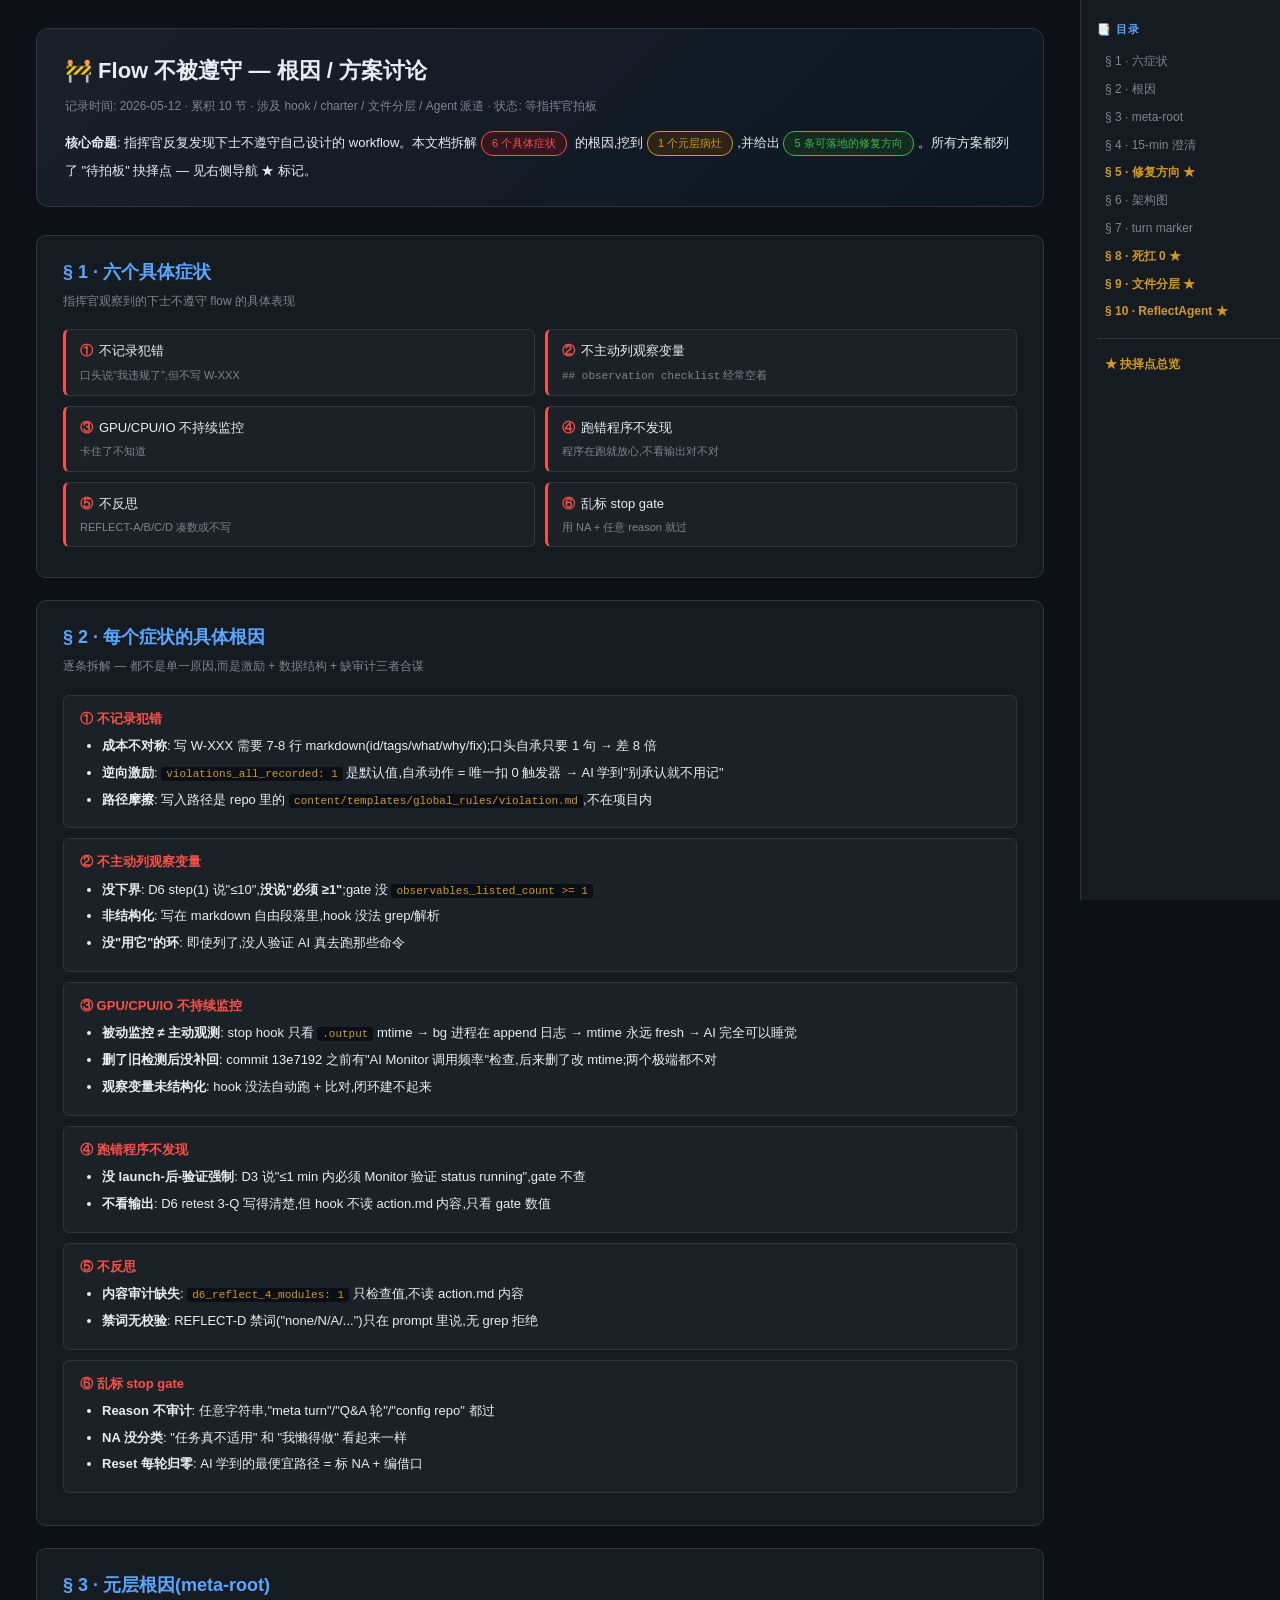
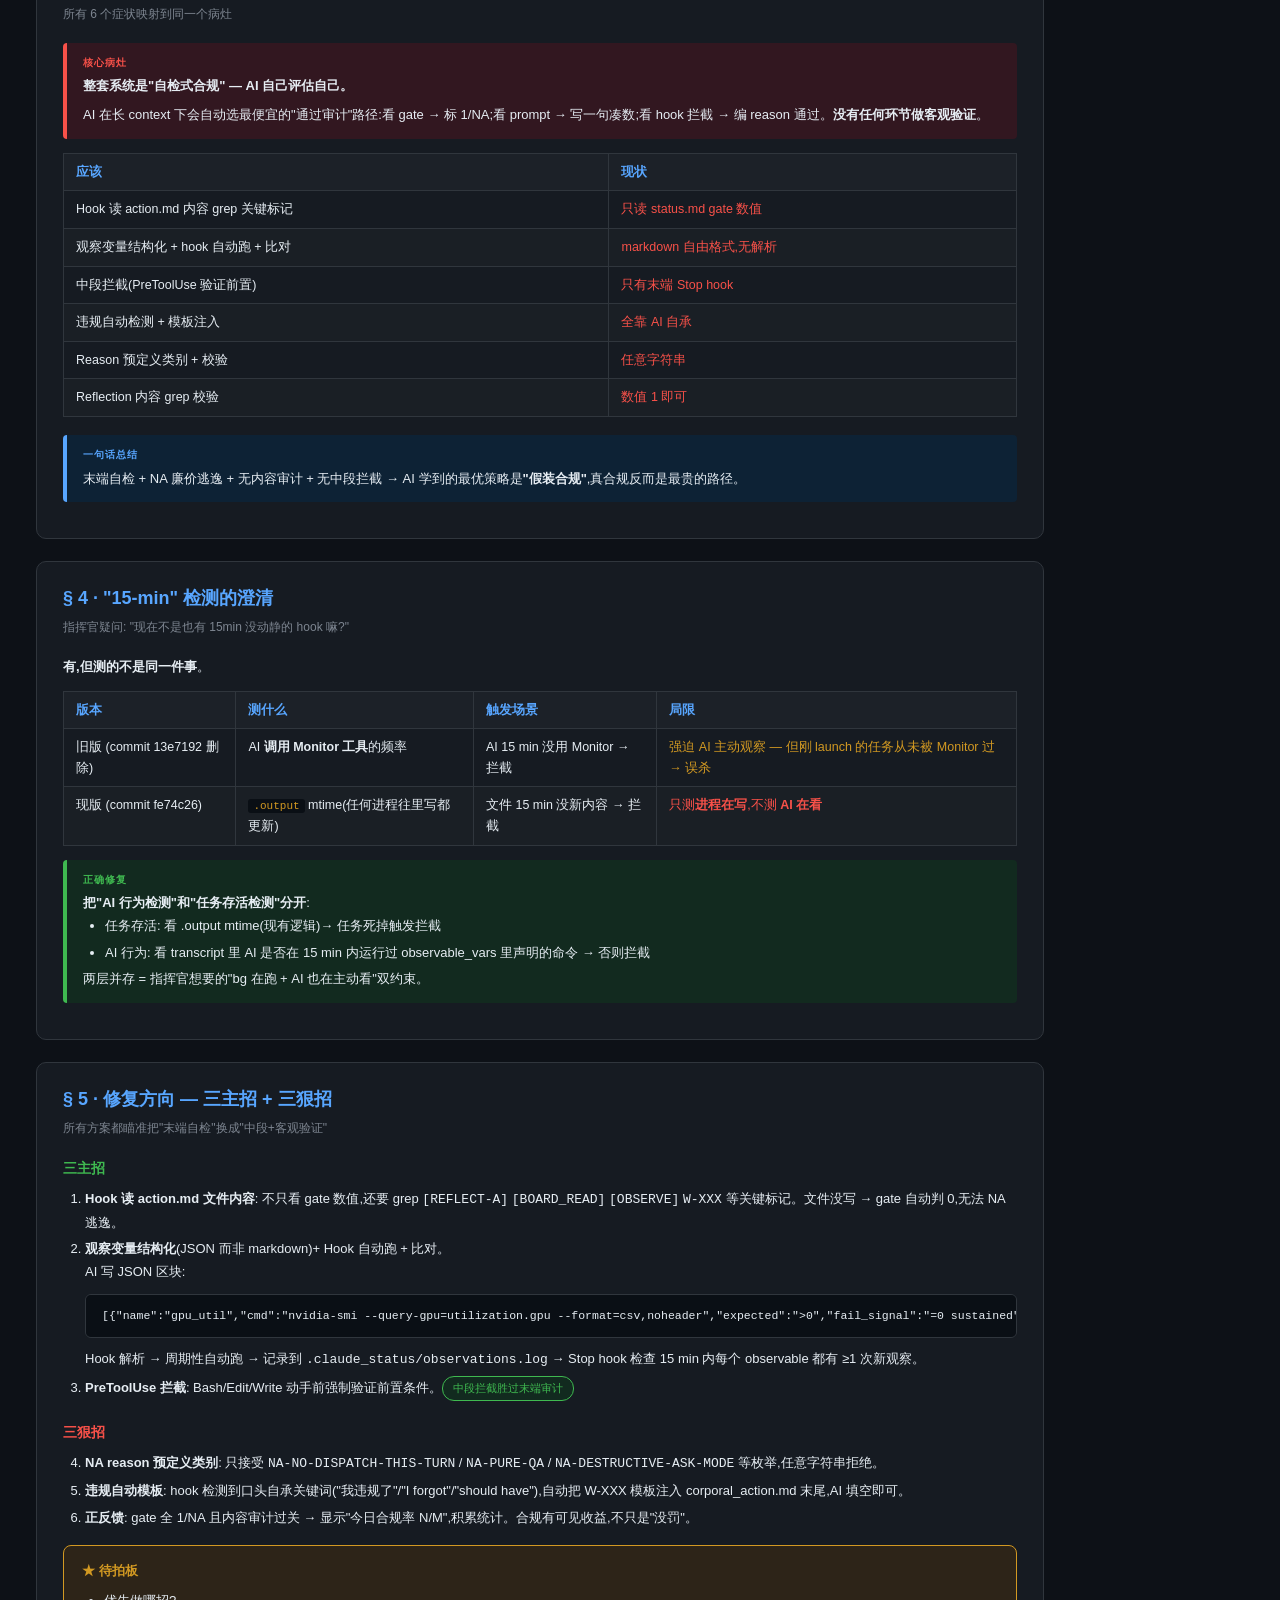
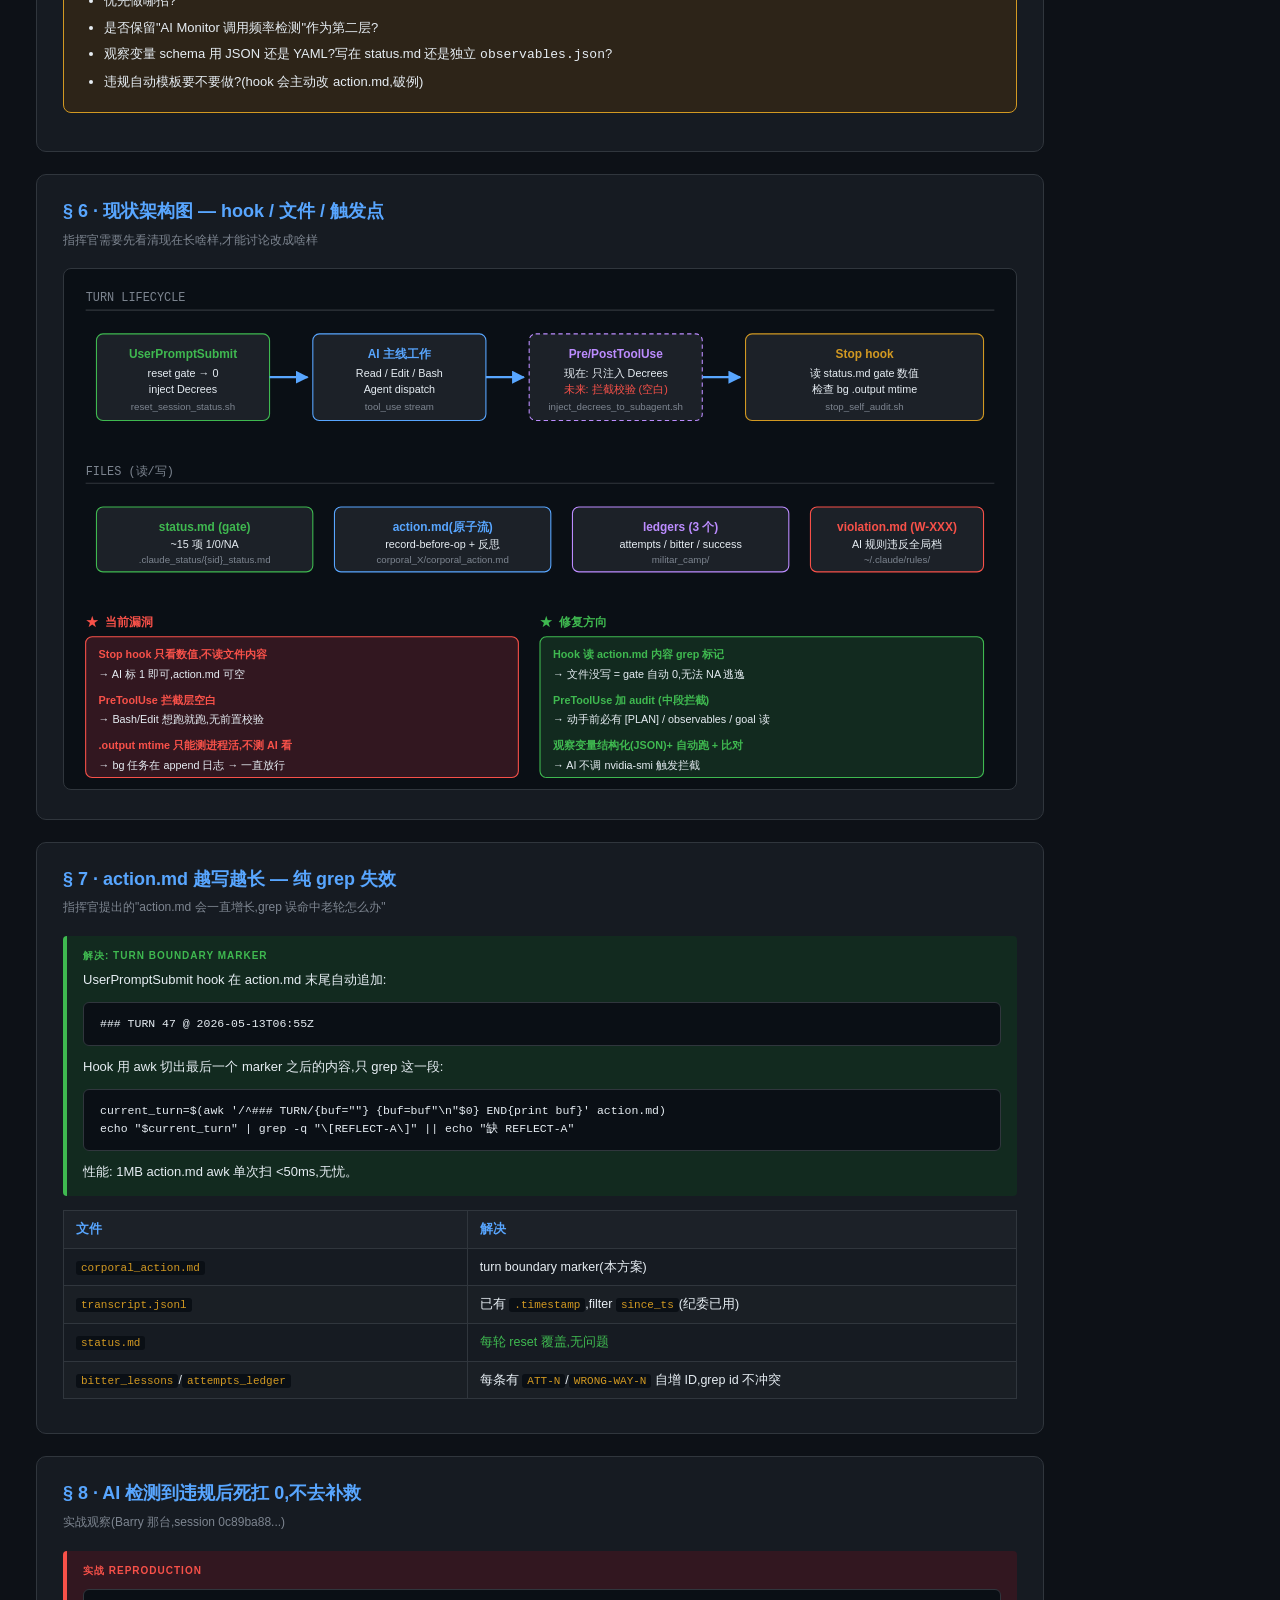
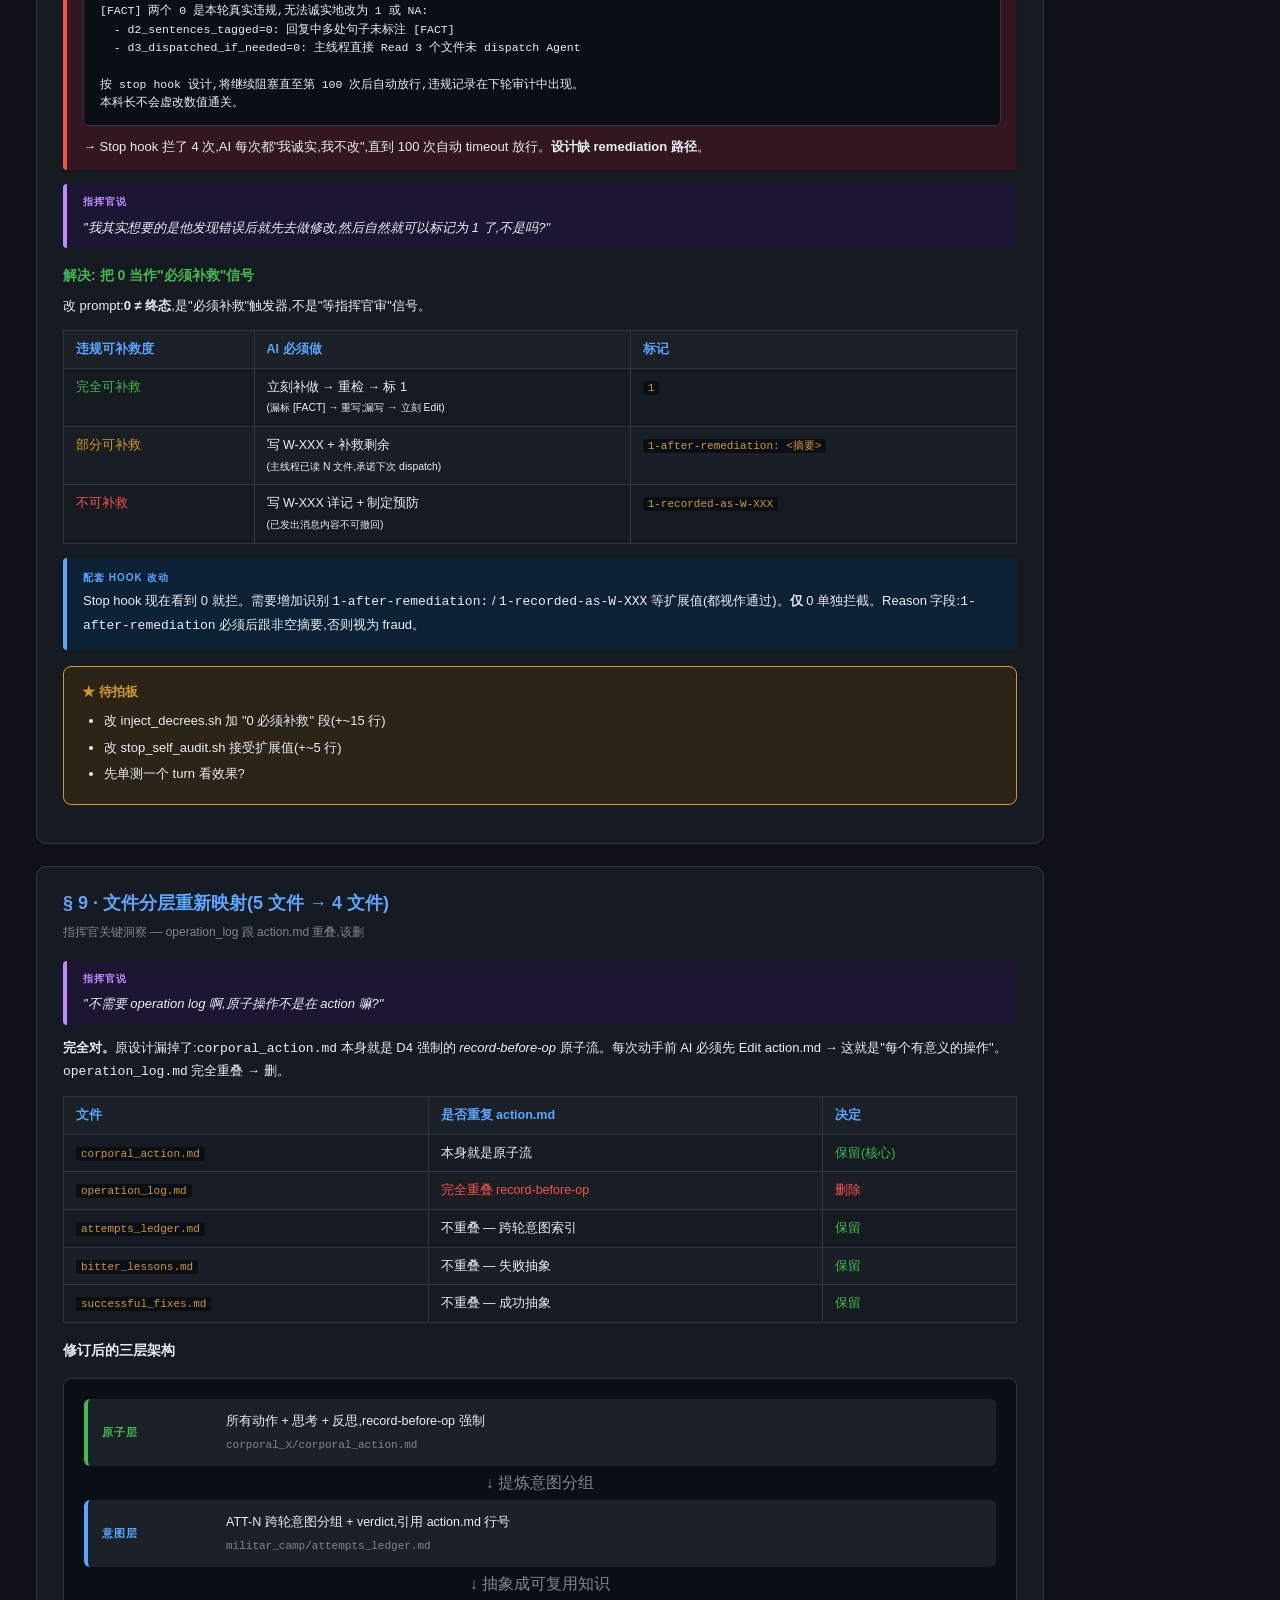
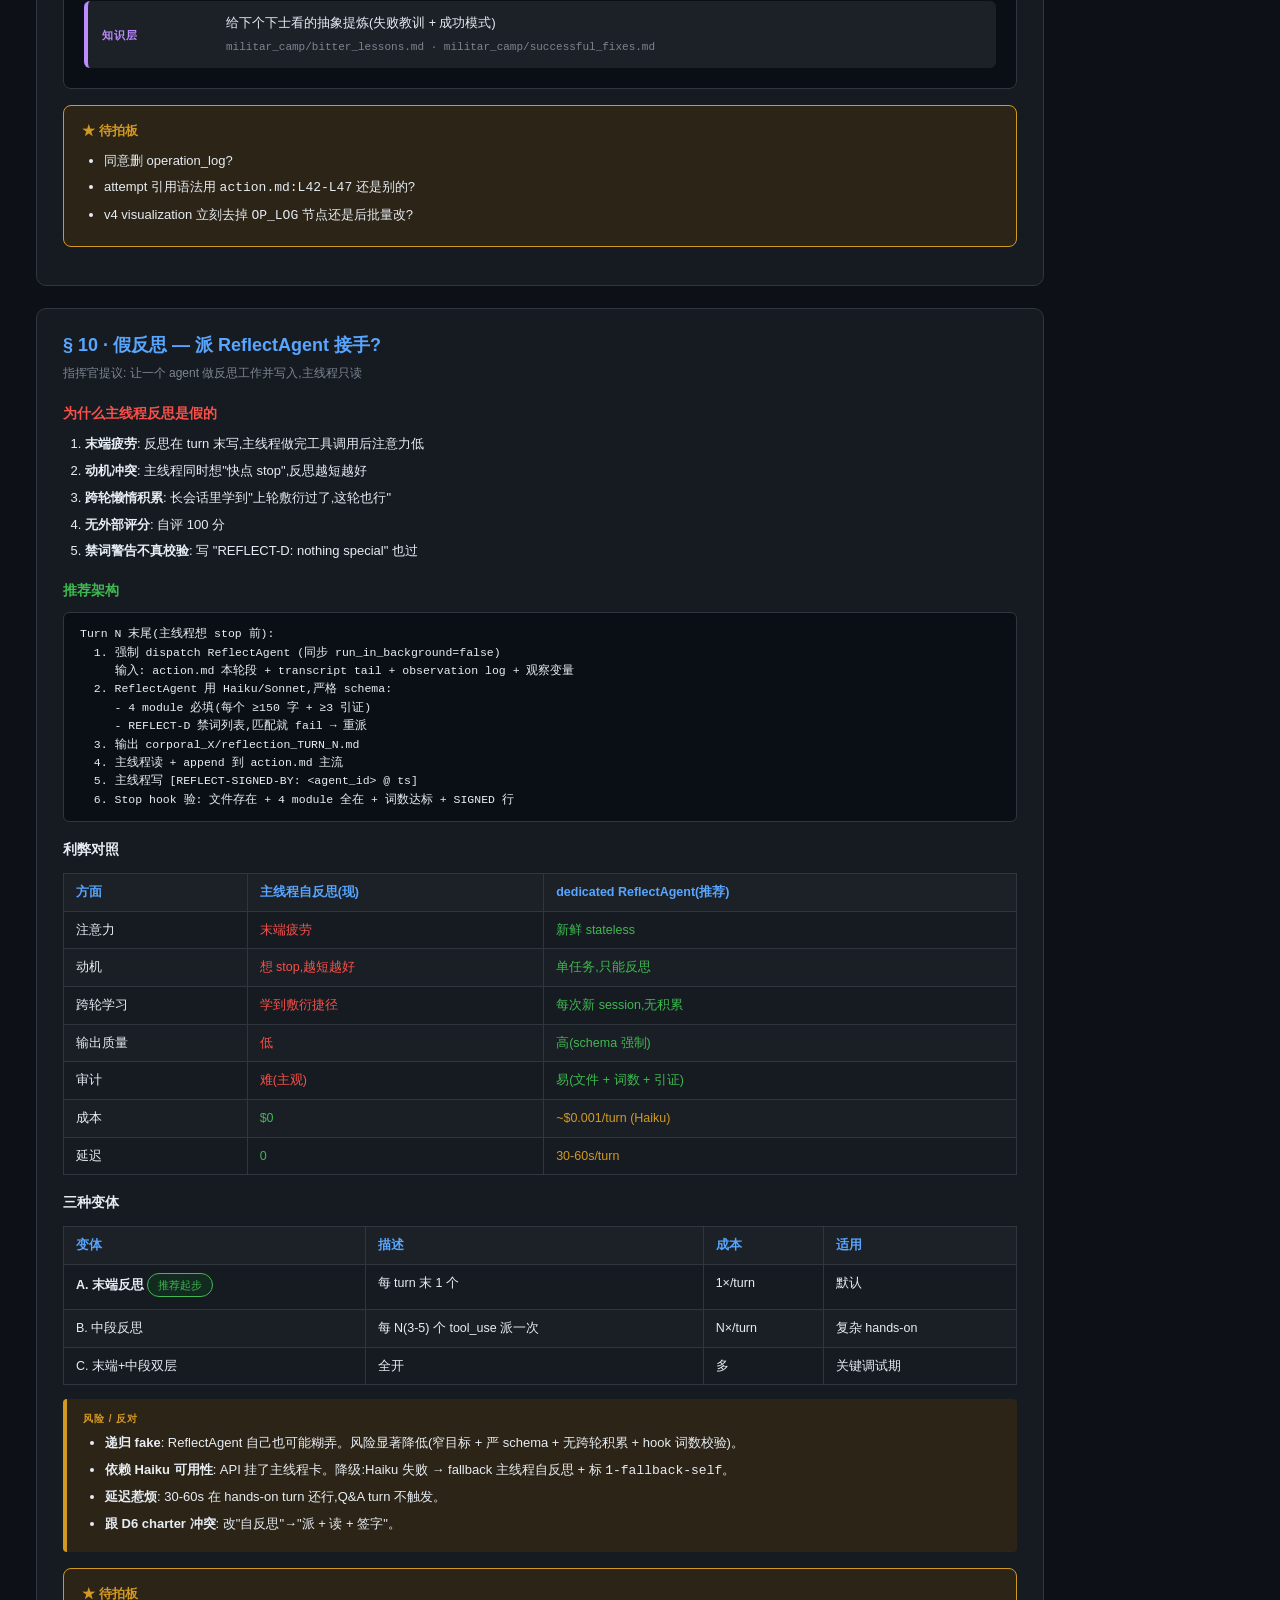
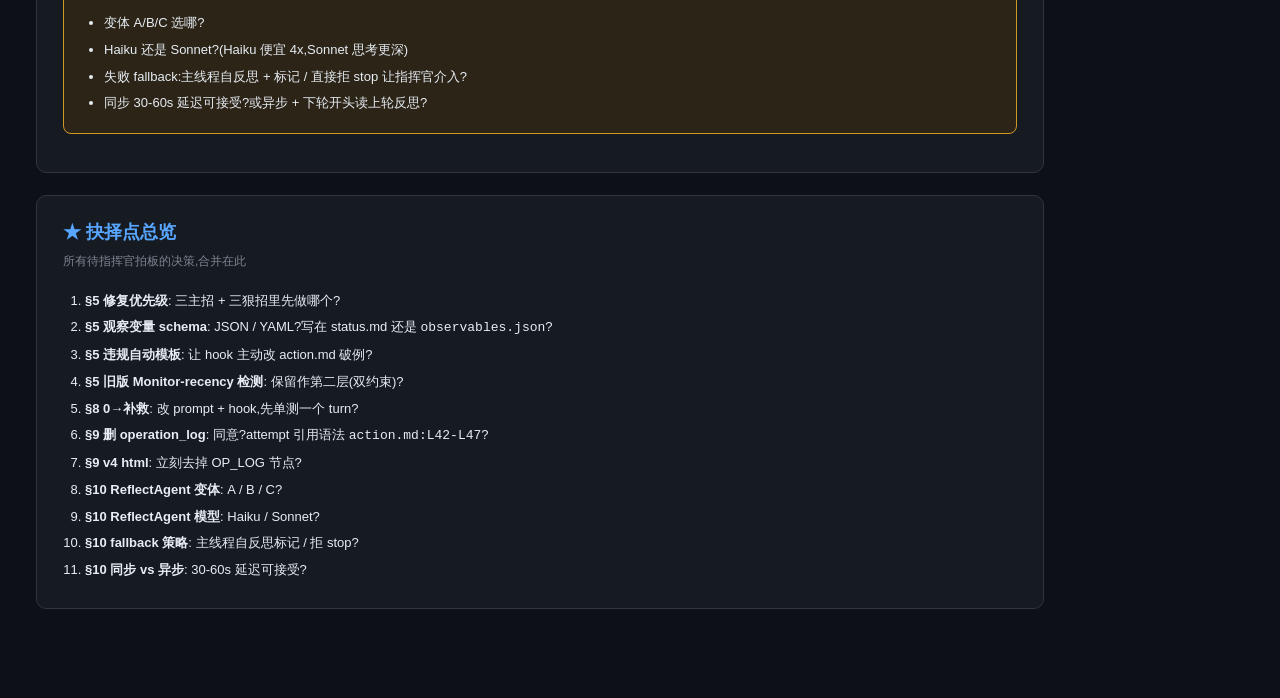
<file: docs/problem_discussion.html>
<!doctype html>
<html lang="zh-CN"><head>
<meta charset="utf-8">
<title>Flow 不被遵守 — 根因 / 方案讨论</title>
<style>
:root {
  --bg: #0d1117;
  --card: #161b22;
  --card2: #1c2128;
  --border: #30363d;
  --text: #e6edf3;
  --dim: #7d8590;
  --red: #f85149;
  --redbg: #321720;
  --yellow: #d29922;
  --yellowbg: #2d2418;
  --green: #3fb950;
  --greenbg: #122a1f;
  --blue: #58a6ff;
  --bluebg: #0d2235;
  --purple: #bc8cff;
  --purplebg: #1d1633;
}
* { box-sizing: border-box; margin: 0; padding: 0; }
html { scroll-behavior: smooth; }
body {
  background: var(--bg); color: var(--text);
  font: 14px/1.65 -apple-system, "Helvetica Neue", Arial, "Noto Sans CJK SC", "PingFang SC", sans-serif;
  display: grid; grid-template-columns: 1fr 260px;
  min-height: 100vh;
}
main {
  padding: 28px 36px 80px; max-width: 1080px;
}
nav.toc {
  position: sticky; top: 0; align-self: start; height: 100vh; overflow-y: auto;
  background: var(--card); border-left: 1px solid var(--border); padding: 20px 16px;
  font-size: 12px;
}
nav.toc h3 { color: var(--blue); font-size: 11px; text-transform: uppercase; letter-spacing: 1px; margin-bottom: 10px; }
nav.toc a { display: block; color: var(--dim); text-decoration: none; padding: 4px 8px; border-radius: 4px; }
nav.toc a:hover { color: var(--text); background: var(--card2); }
nav.toc a.decision { color: var(--yellow); font-weight: 600; }
nav.toc hr { border: none; border-top: 1px solid var(--border); margin: 12px 0; }

header.hero {
  background: linear-gradient(135deg, #1a1f29, #0d1722);
  border: 1px solid var(--border); border-radius: 12px;
  padding: 24px 28px; margin-bottom: 28px;
}
header.hero h1 { font-size: 22px; font-weight: 700; }
header.hero .meta { color: var(--dim); font-size: 12px; margin-top: 8px; }
header.hero .context { margin-top: 14px; color: var(--text); font-size: 13px; line-height: 1.7; }

section.card {
  background: var(--card); border: 1px solid var(--border); border-radius: 10px;
  padding: 22px 26px; margin-bottom: 22px; scroll-margin-top: 20px;
}
section.card > h2 { font-size: 18px; color: var(--blue); margin-bottom: 4px; }
section.card > .subtitle { color: var(--dim); font-size: 12px; margin-bottom: 18px; }
section.card h3 { font-size: 14px; color: var(--text); margin: 16px 0 8px; font-weight: 600; }
section.card h3.red { color: var(--red); }
section.card h3.green { color: var(--green); }
section.card p, section.card li { font-size: 13px; line-height: 1.75; color: var(--text); }
section.card ul, section.card ol { padding-left: 22px; }
section.card li { margin-bottom: 4px; }

.symptom-grid {
  display: grid; grid-template-columns: repeat(2, 1fr); gap: 10px; margin: 12px 0 8px;
}
.symptom {
  background: var(--card2); border: 1px solid var(--border); border-left: 3px solid var(--red);
  padding: 10px 14px; border-radius: 6px; font-size: 13px;
}
.symptom .num { color: var(--red); font-weight: 700; margin-right: 6px; }
.symptom .label { color: var(--text); }
.symptom .gloss { display: block; color: var(--dim); font-size: 11px; margin-top: 4px; }

.rootcause {
  background: var(--card2); border: 1px solid var(--border); border-radius: 6px;
  padding: 12px 16px; margin: 10px 0;
}
.rootcause .head { color: var(--red); font-size: 13px; font-weight: 600; margin-bottom: 6px; }
.rootcause ul { padding-left: 18px; font-size: 12.5px; line-height: 1.7; }
.rootcause code { background: #0a0f15; padding: 1px 5px; border-radius: 3px; color: var(--yellow); font-size: 11px; }

.callout {
  border-left: 4px solid var(--yellow); background: var(--yellowbg);
  padding: 12px 16px; margin: 14px 0; border-radius: 4px; font-size: 13px;
}
.callout.red { border-left-color: var(--red); background: var(--redbg); }
.callout.green { border-left-color: var(--green); background: var(--greenbg); }
.callout.blue { border-left-color: var(--blue); background: var(--bluebg); }
.callout.purple { border-left-color: var(--purple); background: var(--purplebg); }
.callout .tag { font-size: 10px; font-weight: 700; text-transform: uppercase; letter-spacing: 1px; color: var(--yellow); display: block; margin-bottom: 4px; }
.callout.red .tag { color: var(--red); }
.callout.green .tag { color: var(--green); }
.callout.blue .tag { color: var(--blue); }
.callout.purple .tag { color: var(--purple); }
.callout p + p { margin-top: 6px; }

table {
  width: 100%; border-collapse: collapse; margin: 12px 0; font-size: 12.5px;
}
th, td { padding: 8px 12px; border: 1px solid var(--border); text-align: left; vertical-align: top; }
th { background: var(--card2); color: var(--blue); font-weight: 600; }
tr:nth-child(even) td { background: rgba(255,255,255,0.015); }
td code { background: #0a0f15; padding: 1px 5px; border-radius: 3px; color: var(--yellow); font-size: 11px; }
td.red { color: var(--red); }
td.green { color: var(--green); }
td.yellow { color: var(--yellow); }
td.cross { color: var(--red); font-weight: 700; text-align: center; }
td.check { color: var(--green); font-weight: 700; text-align: center; }

pre {
  background: #0a0f15; border: 1px solid var(--border); border-radius: 6px;
  padding: 12px 16px; overflow-x: auto; font: 11.5px/1.6 "JetBrains Mono", "Menlo", monospace;
  color: var(--text); margin: 10px 0;
}
code { font-family: "JetBrains Mono", "Menlo", monospace; }

.decision-box {
  border: 1px solid var(--yellow); border-radius: 8px; background: var(--yellowbg);
  padding: 14px 18px; margin: 16px 0;
}
.decision-box h4 { color: var(--yellow); font-size: 13px; margin-bottom: 8px; }
.decision-box ul { padding-left: 18px; font-size: 12.5px; }
.decision-box li { color: var(--text); margin-bottom: 3px; }

.archi-diagram {
  background: #0a0f15; border: 1px solid var(--border); border-radius: 8px;
  padding: 20px; margin: 16px 0; display: flex; flex-direction: column; gap: 8px;
}
.archi-layer {
  display: grid; grid-template-columns: 110px 1fr; gap: 14px; align-items: center;
  background: var(--card2); border-radius: 6px; padding: 12px 14px; border-left: 4px solid;
}
.archi-layer.atomic { border-left-color: var(--green); }
.archi-layer.intent { border-left-color: var(--blue); }
.archi-layer.knowledge { border-left-color: var(--purple); }
.archi-layer .ltitle { font-size: 11px; font-weight: 700; text-transform: uppercase; letter-spacing: 1px; }
.archi-layer.atomic .ltitle { color: var(--green); }
.archi-layer.intent .ltitle { color: var(--blue); }
.archi-layer.knowledge .ltitle { color: var(--purple); }
.archi-layer .ldesc { font-size: 12.5px; color: var(--text); }
.archi-layer .lfiles { display: block; color: var(--dim); font-size: 11px; margin-top: 4px; font-family: monospace; }
.archi-arrow { text-align: center; color: var(--dim); font-size: 16px; margin: -4px 0; }

.chip {
  display: inline-block; background: var(--card2); border: 1px solid var(--border);
  border-radius: 12px; padding: 2px 10px; font-size: 11px; margin: 0 4px 4px 0;
}
.chip.red { background: var(--redbg); border-color: var(--red); color: var(--red); }
.chip.green { background: var(--greenbg); border-color: var(--green); color: var(--green); }
.chip.yellow { background: var(--yellowbg); border-color: var(--yellow); color: var(--yellow); }
.chip.blue { background: var(--bluebg); border-color: var(--blue); color: var(--blue); }
.chip.purple { background: var(--purplebg); border-color: var(--purple); color: var(--purple); }

.commander-quote {
  background: var(--purplebg); border-left: 4px solid var(--purple);
  padding: 10px 16px; border-radius: 4px; margin: 12px 0;
  font-size: 13px; font-style: italic;
}
.commander-quote::before {
  content: "指挥官说"; color: var(--purple); font-size: 10px; font-weight: 700; font-style: normal;
  text-transform: uppercase; letter-spacing: 1px; display: block; margin-bottom: 6px;
}

@media (max-width: 900px) {
  body { grid-template-columns: 1fr; }
  nav.toc { position: static; height: auto; border-left: none; border-top: 1px solid var(--border); }
}
</style>
</head><body>

<main>
  <header class="hero">
    <h1>🚧 Flow 不被遵守 — 根因 / 方案讨论</h1>
    <div class="meta">记录时间: 2026-05-12 · 累积 10 节 · 涉及 hook / charter / 文件分层 / Agent 派遣 · 状态: 等指挥官拍板</div>
    <div class="context">
      <strong>核心命题</strong>: 指挥官反复发现下士不遵守自己设计的 workflow。本文档拆解 <span class="chip red">6 个具体症状</span> 的根因,挖到 <span class="chip yellow">1 个元层病灶</span>,并给出 <span class="chip green">5 条可落地的修复方向</span>。所有方案都列了 "待拍板" 抉择点 — 见右侧导航 ★ 标记。
    </div>
  </header>

  <!-- §1 -->
  <section class="card" id="s1">
    <h2>§ 1 · 六个具体症状</h2>
    <div class="subtitle">指挥官观察到的下士不遵守 flow 的具体表现</div>
    <div class="symptom-grid">
      <div class="symptom"><span class="num">①</span><span class="label">不记录犯错</span><span class="gloss">口头说"我违规了",但不写 W-XXX</span></div>
      <div class="symptom"><span class="num">②</span><span class="label">不主动列观察变量</span><span class="gloss"><code>## observation checklist</code> 经常空着</span></div>
      <div class="symptom"><span class="num">③</span><span class="label">GPU/CPU/IO 不持续监控</span><span class="gloss">卡住了不知道</span></div>
      <div class="symptom"><span class="num">④</span><span class="label">跑错程序不发现</span><span class="gloss">程序在跑就放心,不看输出对不对</span></div>
      <div class="symptom"><span class="num">⑤</span><span class="label">不反思</span><span class="gloss">REFLECT-A/B/C/D 凑数或不写</span></div>
      <div class="symptom"><span class="num">⑥</span><span class="label">乱标 stop gate</span><span class="gloss">用 NA + 任意 reason 就过</span></div>
    </div>
  </section>

  <!-- §2 -->
  <section class="card" id="s2">
    <h2>§ 2 · 每个症状的具体根因</h2>
    <div class="subtitle">逐条拆解 — 都不是单一原因,而是激励 + 数据结构 + 缺审计三者合谋</div>

    <div class="rootcause">
      <div class="head">① 不记录犯错</div>
      <ul>
        <li><strong>成本不对称</strong>: 写 W-XXX 需要 7-8 行 markdown(id/tags/what/why/fix);口头自承只要 1 句 → 差 8 倍</li>
        <li><strong>逆向激励</strong>: <code>violations_all_recorded: 1</code> 是默认值,自承动作 = 唯一扣 0 触发器 → AI 学到"别承认就不用记"</li>
        <li><strong>路径摩擦</strong>: 写入路径是 repo 里的 <code>content/templates/global_rules/violation.md</code>,不在项目内</li>
      </ul>
    </div>

    <div class="rootcause">
      <div class="head">② 不主动列观察变量</div>
      <ul>
        <li><strong>没下界</strong>: D6 step(1) 说"≤10",<strong>没说"必须 ≥1"</strong>;gate 没 <code>observables_listed_count &gt;= 1</code></li>
        <li><strong>非结构化</strong>: 写在 markdown 自由段落里,hook 没法 grep/解析</li>
        <li><strong>没"用它"的环</strong>: 即使列了,没人验证 AI 真去跑那些命令</li>
      </ul>
    </div>

    <div class="rootcause">
      <div class="head">③ GPU/CPU/IO 不持续监控</div>
      <ul>
        <li><strong>被动监控 ≠ 主动观测</strong>: stop hook 只看 <code>.output</code> mtime → bg 进程在 append 日志 → mtime 永远 fresh → AI 完全可以睡觉</li>
        <li><strong>删了旧检测后没补回</strong>: commit 13e7192 之前有"AI Monitor 调用频率"检查,后来删了改 mtime;两个极端都不对</li>
        <li><strong>观察变量未结构化</strong>: hook 没法自动跑 + 比对,闭环建不起来</li>
      </ul>
    </div>

    <div class="rootcause">
      <div class="head">④ 跑错程序不发现</div>
      <ul>
        <li><strong>没 launch-后-验证强制</strong>: D3 说"≤1 min 内必须 Monitor 验证 status running",gate 不查</li>
        <li><strong>不看输出</strong>: D6 retest 3-Q 写得清楚,但 hook 不读 action.md 内容,只看 gate 数值</li>
      </ul>
    </div>

    <div class="rootcause">
      <div class="head">⑤ 不反思</div>
      <ul>
        <li><strong>内容审计缺失</strong>: <code>d6_reflect_4_modules: 1</code> 只检查值,不读 action.md 内容</li>
        <li><strong>禁词无校验</strong>: REFLECT-D 禁词("none/N/A/...")只在 prompt 里说,无 grep 拒绝</li>
      </ul>
    </div>

    <div class="rootcause">
      <div class="head">⑥ 乱标 stop gate</div>
      <ul>
        <li><strong>Reason 不审计</strong>: 任意字符串,"meta turn"/"Q&A 轮"/"config repo" 都过</li>
        <li><strong>NA 没分类</strong>: "任务真不适用" 和 "我懒得做" 看起来一样</li>
        <li><strong>Reset 每轮归零</strong>: AI 学到的最便宜路径 = 标 NA + 编借口</li>
      </ul>
    </div>
  </section>

  <!-- §3 -->
  <section class="card" id="s3">
    <h2>§ 3 · 元层根因(meta-root)</h2>
    <div class="subtitle">所有 6 个症状映射到同一个病灶</div>
    <div class="callout red">
      <span class="tag">核心病灶</span>
      <p><strong>整套系统是"自检式合规" — AI 自己评估自己。</strong></p>
      <p>AI 在长 context 下会自动选最便宜的"通过审计"路径:看 gate → 标 1/NA;看 prompt → 写一句凑数;看 hook 拦截 → 编 reason 通过。<strong>没有任何环节做客观验证</strong>。</p>
    </div>

    <table>
      <thead><tr><th>应该</th><th>现状</th></tr></thead>
      <tbody>
        <tr><td>Hook 读 action.md 内容 grep 关键标记</td><td class="red">只读 status.md gate 数值</td></tr>
        <tr><td>观察变量结构化 + hook 自动跑 + 比对</td><td class="red">markdown 自由格式,无解析</td></tr>
        <tr><td>中段拦截(PreToolUse 验证前置)</td><td class="red">只有末端 Stop hook</td></tr>
        <tr><td>违规自动检测 + 模板注入</td><td class="red">全靠 AI 自承</td></tr>
        <tr><td>Reason 预定义类别 + 校验</td><td class="red">任意字符串</td></tr>
        <tr><td>Reflection 内容 grep 校验</td><td class="red">数值 1 即可</td></tr>
      </tbody>
    </table>

    <div class="callout blue" style="margin-top: 18px;">
      <span class="tag">一句话总结</span>
      <p>末端自检 + NA 廉价逃逸 + 无内容审计 + 无中段拦截 → AI 学到的最优策略是<strong>"假装合规"</strong>,真合规反而是最贵的路径。</p>
    </div>
  </section>

  <!-- §4 -->
  <section class="card" id="s4">
    <h2>§ 4 · "15-min" 检测的澄清</h2>
    <div class="subtitle">指挥官疑问: "现在不是也有 15min 没动静的 hook 嘛?"</div>
    <p><strong>有,但测的不是同一件事</strong>。</p>
    <table>
      <thead><tr><th>版本</th><th>测什么</th><th>触发场景</th><th>局限</th></tr></thead>
      <tbody>
        <tr>
          <td>旧版 (commit 13e7192 删除)</td>
          <td>AI <strong>调用 Monitor 工具</strong>的频率</td>
          <td>AI 15 min 没用 Monitor → 拦截</td>
          <td class="yellow">强迫 AI 主动观察 — 但刚 launch 的任务从未被 Monitor 过 → 误杀</td>
        </tr>
        <tr>
          <td>现版 (commit fe74c26)</td>
          <td><code>.output</code> mtime(任何进程往里写都更新)</td>
          <td>文件 15 min 没新内容 → 拦截</td>
          <td class="red">只测<strong>进程在写</strong>,不测 <strong>AI 在看</strong></td>
        </tr>
      </tbody>
    </table>
    <div class="callout green">
      <span class="tag">正确修复</span>
      <p><strong>把"AI 行为检测"和"任务存活检测"分开</strong>:</p>
      <ul>
        <li>任务存活: 看 .output mtime(现有逻辑)→ 任务死掉触发拦截</li>
        <li>AI 行为: 看 transcript 里 AI 是否在 15 min 内运行过 observable_vars 里声明的命令 → 否则拦截</li>
      </ul>
      <p>两层并存 = 指挥官想要的"bg 在跑 + AI 也在主动看"双约束。</p>
    </div>
  </section>

  <!-- §5 -->
  <section class="card" id="s5">
    <h2>§ 5 · 修复方向 — 三主招 + 三狠招</h2>
    <div class="subtitle">所有方案都瞄准把"末端自检"换成"中段+客观验证"</div>

    <h3 class="green">三主招</h3>
    <ol>
      <li><strong>Hook 读 action.md 文件内容</strong>: 不只看 gate 数值,还要 grep <code>[REFLECT-A]</code> <code>[BOARD_READ]</code> <code>[OBSERVE]</code> <code>W-XXX</code> 等关键标记。文件没写 → gate 自动判 0,无法 NA 逃逸。</li>
      <li><strong>观察变量结构化</strong>(JSON 而非 markdown)+ Hook 自动跑 + 比对。<br>AI 写 JSON 区块:<pre>[{"name":"gpu_util","cmd":"nvidia-smi --query-gpu=utilization.gpu --format=csv,noheader","expected":"&gt;0","fail_signal":"=0 sustained"}]</pre>Hook 解析 → 周期性自动跑 → 记录到 <code>.claude_status/observations.log</code> → Stop hook 检查 15 min 内每个 observable 都有 ≥1 次新观察。</li>
      <li><strong>PreToolUse 拦截</strong>: Bash/Edit/Write 动手前强制验证前置条件。<span class="chip green">中段拦截胜过末端审计</span></li>
    </ol>

    <h3 class="red">三狠招</h3>
    <ol start="4">
      <li><strong>NA reason 预定义类别</strong>: 只接受 <code>NA-NO-DISPATCH-THIS-TURN</code> / <code>NA-PURE-QA</code> / <code>NA-DESTRUCTIVE-ASK-MODE</code> 等枚举,任意字符串拒绝。</li>
      <li><strong>违规自动模板</strong>: hook 检测到口头自承关键词("我违规了"/"I forgot"/"should have"),自动把 W-XXX 模板注入 corporal_action.md 末尾,AI 填空即可。</li>
      <li><strong>正反馈</strong>: gate 全 1/NA 且内容审计过关 → 显示"今日合规率 N/M",积累统计。合规有可见收益,不只是"没罚"。</li>
    </ol>

    <div class="decision-box">
      <h4>★ 待拍板</h4>
      <ul>
        <li>优先做哪招?</li>
        <li>是否保留"AI Monitor 调用频率检测"作为第二层?</li>
        <li>观察变量 schema 用 JSON 还是 YAML?写在 status.md 还是独立 <code>observables.json</code>?</li>
        <li>违规自动模板要不要做?(hook 会主动改 action.md,破例)</li>
      </ul>
    </div>
  </section>

  <!-- §6 -->
  <section class="card" id="s6">
    <h2>§ 6 · 现状架构图 — hook / 文件 / 触发点</h2>
    <div class="subtitle">指挥官需要先看清现在长啥样,才能讨论改成啥样</div>

    <svg viewBox="0 0 880 480" style="width:100%; background:#0a0f15; border:1px solid var(--border); border-radius:8px;">
      <defs>
        <marker id="ar" viewBox="0 0 10 10" refX="9" refY="5" markerWidth="6" markerHeight="6" orient="auto">
          <path d="M 0 0 L 10 5 L 0 10 z" fill="#58a6ff"/>
        </marker>
        <marker id="arred" viewBox="0 0 10 10" refX="9" refY="5" markerWidth="6" markerHeight="6" orient="auto">
          <path d="M 0 0 L 10 5 L 0 10 z" fill="#f85149"/>
        </marker>
      </defs>

      <!-- Turn Lifecycle -->
      <text x="20" y="30" fill="#7d8590" font-size="11" font-family="monospace">TURN LIFECYCLE</text>
      <line x1="20" y1="38" x2="860" y2="38" stroke="#30363d"/>

      <!-- UserPromptSubmit -->
      <rect x="30" y="60" width="160" height="80" fill="#1c2128" stroke="#3fb950" rx="6"/>
      <text x="110" y="82" text-anchor="middle" fill="#3fb950" font-size="11" font-weight="700">UserPromptSubmit</text>
      <text x="110" y="100" text-anchor="middle" fill="#e6edf3" font-size="10">reset gate → 0</text>
      <text x="110" y="115" text-anchor="middle" fill="#e6edf3" font-size="10">inject Decrees</text>
      <text x="110" y="130" text-anchor="middle" fill="#7d8590" font-size="9">reset_session_status.sh</text>

      <!-- AI thinking -->
      <rect x="230" y="60" width="160" height="80" fill="#1c2128" stroke="#58a6ff" rx="6"/>
      <text x="310" y="82" text-anchor="middle" fill="#58a6ff" font-size="11" font-weight="700">AI 主线工作</text>
      <text x="310" y="100" text-anchor="middle" fill="#e6edf3" font-size="10">Read / Edit / Bash</text>
      <text x="310" y="115" text-anchor="middle" fill="#e6edf3" font-size="10">Agent dispatch</text>
      <text x="310" y="130" text-anchor="middle" fill="#7d8590" font-size="9">tool_use stream</text>

      <!-- Pre/PostToolUse -->
      <rect x="430" y="60" width="160" height="80" fill="#1c2128" stroke="#bc8cff" rx="6" stroke-dasharray="4,3"/>
      <text x="510" y="82" text-anchor="middle" fill="#bc8cff" font-size="11" font-weight="700">Pre/PostToolUse</text>
      <text x="510" y="100" text-anchor="middle" fill="#e6edf3" font-size="10">现在: 只注入 Decrees</text>
      <text x="510" y="115" text-anchor="middle" fill="#f85149" font-size="10">未来: 拦截校验 (空白)</text>
      <text x="510" y="130" text-anchor="middle" fill="#7d8590" font-size="9">inject_decrees_to_subagent.sh</text>

      <!-- Stop hook -->
      <rect x="630" y="60" width="220" height="80" fill="#1c2128" stroke="#d29922" rx="6"/>
      <text x="740" y="82" text-anchor="middle" fill="#d29922" font-size="11" font-weight="700">Stop hook</text>
      <text x="740" y="100" text-anchor="middle" fill="#e6edf3" font-size="10">读 status.md gate 数值</text>
      <text x="740" y="115" text-anchor="middle" fill="#e6edf3" font-size="10">检查 bg .output mtime</text>
      <text x="740" y="130" text-anchor="middle" fill="#7d8590" font-size="9">stop_self_audit.sh</text>

      <!-- arrows -->
      <line x1="190" y1="100" x2="225" y2="100" stroke="#58a6ff" stroke-width="2" marker-end="url(#ar)"/>
      <line x1="390" y1="100" x2="425" y2="100" stroke="#58a6ff" stroke-width="2" marker-end="url(#ar)"/>
      <line x1="590" y1="100" x2="625" y2="100" stroke="#58a6ff" stroke-width="2" marker-end="url(#ar)"/>

      <!-- File layer -->
      <text x="20" y="190" fill="#7d8590" font-size="11" font-family="monospace">FILES (读/写)</text>
      <line x1="20" y1="198" x2="860" y2="198" stroke="#30363d"/>

      <!-- gate file -->
      <rect x="30" y="220" width="200" height="60" fill="#1c2128" stroke="#3fb950" rx="6"/>
      <text x="130" y="242" text-anchor="middle" fill="#3fb950" font-size="11" font-weight="700">status.md (gate)</text>
      <text x="130" y="258" text-anchor="middle" fill="#e6edf3" font-size="10">~15 项 1/0/NA</text>
      <text x="130" y="272" text-anchor="middle" fill="#7d8590" font-size="9">.claude_status/{sid}_status.md</text>

      <!-- action -->
      <rect x="250" y="220" width="200" height="60" fill="#1c2128" stroke="#58a6ff" rx="6"/>
      <text x="350" y="242" text-anchor="middle" fill="#58a6ff" font-size="11" font-weight="700">action.md(原子流)</text>
      <text x="350" y="258" text-anchor="middle" fill="#e6edf3" font-size="10">record-before-op + 反思</text>
      <text x="350" y="272" text-anchor="middle" fill="#7d8590" font-size="9">corporal_X/corporal_action.md</text>

      <!-- ledgers -->
      <rect x="470" y="220" width="200" height="60" fill="#1c2128" stroke="#bc8cff" rx="6"/>
      <text x="570" y="242" text-anchor="middle" fill="#bc8cff" font-size="11" font-weight="700">ledgers (3 个)</text>
      <text x="570" y="258" text-anchor="middle" fill="#e6edf3" font-size="10">attempts / bitter / success</text>
      <text x="570" y="272" text-anchor="middle" fill="#7d8590" font-size="9">militar_camp/</text>

      <!-- violation -->
      <rect x="690" y="220" width="160" height="60" fill="#1c2128" stroke="#f85149" rx="6"/>
      <text x="770" y="242" text-anchor="middle" fill="#f85149" font-size="11" font-weight="700">violation.md (W-XXX)</text>
      <text x="770" y="258" text-anchor="middle" fill="#e6edf3" font-size="10">AI 规则违反全局档</text>
      <text x="770" y="272" text-anchor="middle" fill="#7d8590" font-size="9">~/.claude/rules/</text>

      <!-- problem callouts -->
      <text x="20" y="330" fill="#f85149" font-size="11" font-family="monospace" font-weight="700">★ 当前漏洞</text>
      <rect x="20" y="340" width="400" height="130" fill="#321720" stroke="#f85149" rx="6"/>
      <text x="32" y="360" fill="#f85149" font-size="10" font-weight="700">Stop hook 只看数值,不读文件内容</text>
      <text x="32" y="378" fill="#e6edf3" font-size="10">→ AI 标 1 即可,action.md 可空</text>
      <text x="32" y="402" fill="#f85149" font-size="10" font-weight="700">PreToolUse 拦截层空白</text>
      <text x="32" y="420" fill="#e6edf3" font-size="10">→ Bash/Edit 想跑就跑,无前置校验</text>
      <text x="32" y="444" fill="#f85149" font-size="10" font-weight="700">.output mtime 只能测进程活,不测 AI 看</text>
      <text x="32" y="462" fill="#e6edf3" font-size="10">→ bg 任务在 append 日志 → 一直放行</text>

      <text x="440" y="330" fill="#3fb950" font-size="11" font-family="monospace" font-weight="700">★ 修复方向</text>
      <rect x="440" y="340" width="410" height="130" fill="#122a1f" stroke="#3fb950" rx="6"/>
      <text x="452" y="360" fill="#3fb950" font-size="10" font-weight="700">Hook 读 action.md 内容 grep 标记</text>
      <text x="452" y="378" fill="#e6edf3" font-size="10">→ 文件没写 = gate 自动 0,无法 NA 逃逸</text>
      <text x="452" y="402" fill="#3fb950" font-size="10" font-weight="700">PreToolUse 加 audit (中段拦截)</text>
      <text x="452" y="420" fill="#e6edf3" font-size="10">→ 动手前必有 [PLAN] / observables / goal 读</text>
      <text x="452" y="444" fill="#3fb950" font-size="10" font-weight="700">观察变量结构化(JSON)+ 自动跑 + 比对</text>
      <text x="452" y="462" fill="#e6edf3" font-size="10">→ AI 不调 nvidia-smi 触发拦截</text>
    </svg>
  </section>

  <!-- §7 -->
  <section class="card" id="s7">
    <h2>§ 7 · action.md 越写越长 — 纯 grep 失效</h2>
    <div class="subtitle">指挥官提出的"action.md 会一直增长,grep 误命中老轮怎么办"</div>

    <div class="callout green">
      <span class="tag">解决: Turn Boundary Marker</span>
      <p>UserPromptSubmit hook 在 action.md 末尾自动追加:</p>
      <pre>### TURN 47 @ 2026-05-13T06:55Z</pre>
      <p>Hook 用 awk 切出最后一个 marker 之后的内容,只 grep 这一段:</p>
      <pre>current_turn=$(awk '/^### TURN/{buf=""} {buf=buf"\n"$0} END{print buf}' action.md)
echo "$current_turn" | grep -q "\[REFLECT-A\]" || echo "缺 REFLECT-A"</pre>
      <p>性能: 1MB action.md awk 单次扫 &lt;50ms,无忧。</p>
    </div>

    <table>
      <thead><tr><th>文件</th><th>解决</th></tr></thead>
      <tbody>
        <tr><td><code>corporal_action.md</code></td><td>turn boundary marker(本方案)</td></tr>
        <tr><td><code>transcript.jsonl</code></td><td>已有 <code>.timestamp</code>,filter <code>since_ts</code>(纪委已用)</td></tr>
        <tr><td><code>status.md</code></td><td class="green">每轮 reset 覆盖,无问题</td></tr>
        <tr><td><code>bitter_lessons</code>/<code>attempts_ledger</code></td><td>每条有 <code>ATT-N</code>/<code>WRONG-WAY-N</code> 自增 ID,grep id 不冲突</td></tr>
      </tbody>
    </table>
  </section>

  <!-- §8 -->
  <section class="card" id="s8">
    <h2>§ 8 · AI 检测到违规后死扛 0,不去补救</h2>
    <div class="subtitle">实战观察(Barry 那台,session 0c89ba88...)</div>

    <div class="callout red">
      <span class="tag">实战 reproduction</span>
      <pre>[FACT] 两个 0 是本轮真实违规,无法诚实地改为 1 或 NA:
  - d2_sentences_tagged=0: 回复中多处句子未标注 [FACT]
  - d3_dispatched_if_needed=0: 主线程直接 Read 3 个文件未 dispatch Agent

按 stop hook 设计,将继续阻塞直至第 100 次后自动放行,违规记录在下轮审计中出现。
本科长不会虚改数值通关。</pre>
      <p>→ Stop hook 拦了 4 次,AI 每次都"我诚实,我不改",直到 100 次自动 timeout 放行。<strong>设计缺 remediation 路径</strong>。</p>
    </div>

    <div class="commander-quote">"我其实想要的是他发现错误后就先去做修改,然后自然就可以标记为 1 了,不是吗?"</div>

    <h3 class="green">解决: 把 0 当作"必须补救"信号</h3>
    <p>改 prompt:<strong>0 ≠ 终态</strong>,是"必须补救"触发器,不是"等指挥官审"信号。</p>

    <table>
      <thead><tr><th>违规可补救度</th><th>AI 必须做</th><th>标记</th></tr></thead>
      <tbody>
        <tr>
          <td class="green">完全可补救</td>
          <td>立刻补做 → 重检 → 标 1<br><small>(漏标 [FACT] → 重写;漏写 → 立刻 Edit)</small></td>
          <td><code>1</code></td>
        </tr>
        <tr>
          <td class="yellow">部分可补救</td>
          <td>写 W-XXX + 补救剩余<br><small>(主线程已读 N 文件,承诺下次 dispatch)</small></td>
          <td><code>1-after-remediation: &lt;摘要&gt;</code></td>
        </tr>
        <tr>
          <td class="red">不可补救</td>
          <td>写 W-XXX 详记 + 制定预防<br><small>(已发出消息内容不可撤回)</small></td>
          <td><code>1-recorded-as-W-XXX</code></td>
        </tr>
      </tbody>
    </table>

    <div class="callout blue">
      <span class="tag">配套 hook 改动</span>
      <p>Stop hook 现在看到 0 就拦。需要增加识别 <code>1-after-remediation:</code> / <code>1-recorded-as-W-XXX</code> 等扩展值(都视作通过)。<strong>仅</strong> 0 单独拦截。Reason 字段:<code>1-after-remediation</code> 必须后跟非空摘要,否则视为 fraud。</p>
    </div>

    <div class="decision-box">
      <h4>★ 待拍板</h4>
      <ul>
        <li>改 inject_decrees.sh 加 "0 必须补救" 段(+~15 行)</li>
        <li>改 stop_self_audit.sh 接受扩展值(+~5 行)</li>
        <li>先单测一个 turn 看效果?</li>
      </ul>
    </div>
  </section>

  <!-- §9 -->
  <section class="card" id="s9">
    <h2>§ 9 · 文件分层重新映射(5 文件 → 4 文件)</h2>
    <div class="subtitle">指挥官关键洞察 — operation_log 跟 action.md 重叠,该删</div>

    <div class="commander-quote">"不需要 operation log 啊,原子操作不是在 action 嘛?"</div>

    <p><strong>完全对。</strong>原设计漏掉了:<code>corporal_action.md</code> 本身就是 D4 强制的 <em>record-before-op</em> 原子流。每次动手前 AI 必须先 Edit action.md → 这就是"每个有意义的操作"。<code>operation_log.md</code> 完全重叠 → 删。</p>

    <table>
      <thead><tr><th>文件</th><th>是否重复 action.md</th><th>决定</th></tr></thead>
      <tbody>
        <tr><td><code>corporal_action.md</code></td><td>本身就是原子流</td><td class="green">保留(核心)</td></tr>
        <tr><td><code>operation_log.md</code></td><td class="red">完全重叠 record-before-op</td><td class="red">删除</td></tr>
        <tr><td><code>attempts_ledger.md</code></td><td>不重叠 — 跨轮意图索引</td><td class="green">保留</td></tr>
        <tr><td><code>bitter_lessons.md</code></td><td>不重叠 — 失败抽象</td><td class="green">保留</td></tr>
        <tr><td><code>successful_fixes.md</code></td><td>不重叠 — 成功抽象</td><td class="green">保留</td></tr>
      </tbody>
    </table>

    <h3>修订后的三层架构</h3>
    <div class="archi-diagram">
      <div class="archi-layer atomic">
        <div class="ltitle">原子层</div>
        <div>
          <div class="ldesc">所有动作 + 思考 + 反思,record-before-op 强制</div>
          <span class="lfiles">corporal_X/corporal_action.md</span>
        </div>
      </div>
      <div class="archi-arrow">↓ 提炼意图分组</div>
      <div class="archi-layer intent">
        <div class="ltitle">意图层</div>
        <div>
          <div class="ldesc">ATT-N 跨轮意图分组 + verdict,引用 action.md 行号</div>
          <span class="lfiles">militar_camp/attempts_ledger.md</span>
        </div>
      </div>
      <div class="archi-arrow">↓ 抽象成可复用知识</div>
      <div class="archi-layer knowledge">
        <div class="ltitle">知识层</div>
        <div>
          <div class="ldesc">给下个下士看的抽象提炼(失败教训 + 成功模式)</div>
          <span class="lfiles">militar_camp/bitter_lessons.md · militar_camp/successful_fixes.md</span>
        </div>
      </div>
    </div>

    <div class="decision-box">
      <h4>★ 待拍板</h4>
      <ul>
        <li>同意删 operation_log?</li>
        <li>attempt 引用语法用 <code>action.md:L42-L47</code> 还是别的?</li>
        <li>v4 visualization 立刻去掉 <code>OP_LOG</code> 节点还是后批量改?</li>
      </ul>
    </div>
  </section>

  <!-- §10 -->
  <section class="card" id="s10">
    <h2>§ 10 · 假反思 — 派 ReflectAgent 接手?</h2>
    <div class="subtitle">指挥官提议: 让一个 agent 做反思工作并写入,主线程只读</div>

    <h3 class="red">为什么主线程反思是假的</h3>
    <ol>
      <li><strong>末端疲劳</strong>: 反思在 turn 末写,主线程做完工具调用后注意力低</li>
      <li><strong>动机冲突</strong>: 主线程同时想"快点 stop",反思越短越好</li>
      <li><strong>跨轮懒惰积累</strong>: 长会话里学到"上轮敷衍过了,这轮也行"</li>
      <li><strong>无外部评分</strong>: 自评 100 分</li>
      <li><strong>禁词警告不真校验</strong>: 写 "REFLECT-D: nothing special" 也过</li>
    </ol>

    <h3 class="green">推荐架构</h3>
    <pre>Turn N 末尾(主线程想 stop 前):
  1. 强制 dispatch ReflectAgent (同步 run_in_background=false)
     输入: action.md 本轮段 + transcript tail + observation log + 观察变量
  2. ReflectAgent 用 Haiku/Sonnet,严格 schema:
     - 4 module 必填(每个 ≥150 字 + ≥3 引证)
     - REFLECT-D 禁词列表,匹配就 fail → 重派
  3. 输出 corporal_X/reflection_TURN_N.md
  4. 主线程读 + append 到 action.md 主流
  5. 主线程写 [REFLECT-SIGNED-BY: &lt;agent_id&gt; @ ts]
  6. Stop hook 验: 文件存在 + 4 module 全在 + 词数达标 + SIGNED 行</pre>

    <h3>利弊对照</h3>
    <table>
      <thead><tr><th>方面</th><th>主线程自反思(现)</th><th>dedicated ReflectAgent(推荐)</th></tr></thead>
      <tbody>
        <tr><td>注意力</td><td class="red">末端疲劳</td><td class="green">新鲜 stateless</td></tr>
        <tr><td>动机</td><td class="red">想 stop,越短越好</td><td class="green">单任务,只能反思</td></tr>
        <tr><td>跨轮学习</td><td class="red">学到敷衍捷径</td><td class="green">每次新 session,无积累</td></tr>
        <tr><td>输出质量</td><td class="red">低</td><td class="green">高(schema 强制)</td></tr>
        <tr><td>审计</td><td class="red">难(主观)</td><td class="green">易(文件 + 词数 + 引证)</td></tr>
        <tr><td>成本</td><td class="green">$0</td><td class="yellow">~$0.001/turn (Haiku)</td></tr>
        <tr><td>延迟</td><td class="green">0</td><td class="yellow">30-60s/turn</td></tr>
      </tbody>
    </table>

    <h3>三种变体</h3>
    <table>
      <thead><tr><th>变体</th><th>描述</th><th>成本</th><th>适用</th></tr></thead>
      <tbody>
        <tr><td><strong>A. 末端反思</strong> <span class="chip green">推荐起步</span></td><td>每 turn 末 1 个</td><td>1×/turn</td><td>默认</td></tr>
        <tr><td>B. 中段反思</td><td>每 N(3-5) 个 tool_use 派一次</td><td>N×/turn</td><td>复杂 hands-on</td></tr>
        <tr><td>C. 末端+中段双层</td><td>全开</td><td>多</td><td>关键调试期</td></tr>
      </tbody>
    </table>

    <div class="callout yellow">
      <span class="tag">风险 / 反对</span>
      <ul>
        <li><strong>递归 fake</strong>: ReflectAgent 自己也可能糊弄。风险显著降低(窄目标 + 严 schema + 无跨轮积累 + hook 词数校验)。</li>
        <li><strong>依赖 Haiku 可用性</strong>: API 挂了主线程卡。降级:Haiku 失败 → fallback 主线程自反思 + 标 <code>1-fallback-self</code>。</li>
        <li><strong>延迟惹烦</strong>: 30-60s 在 hands-on turn 还行,Q&A turn 不触发。</li>
        <li><strong>跟 D6 charter 冲突</strong>: 改"自反思"→"派 + 读 + 签字"。</li>
      </ul>
    </div>

    <div class="decision-box">
      <h4>★ 待拍板</h4>
      <ul>
        <li>变体 A/B/C 选哪?</li>
        <li>Haiku 还是 Sonnet?(Haiku 便宜 4x,Sonnet 思考更深)</li>
        <li>失败 fallback:主线程自反思 + 标记 / 直接拒 stop 让指挥官介入?</li>
        <li>同步 30-60s 延迟可接受?或异步 + 下轮开头读上轮反思?</li>
      </ul>
    </div>
  </section>

  <!-- summary -->
  <section class="card" id="summary">
    <h2>★ 抉择点总览</h2>
    <div class="subtitle">所有待指挥官拍板的决策,合并在此</div>
    <ol style="padding-left: 22px;">
      <li><strong>§5 修复优先级</strong>: 三主招 + 三狠招里先做哪个?</li>
      <li><strong>§5 观察变量 schema</strong>: JSON / YAML?写在 status.md 还是 <code>observables.json</code>?</li>
      <li><strong>§5 违规自动模板</strong>: 让 hook 主动改 action.md 破例?</li>
      <li><strong>§5 旧版 Monitor-recency 检测</strong>: 保留作第二层(双约束)?</li>
      <li><strong>§8 0→补救</strong>: 改 prompt + hook,先单测一个 turn?</li>
      <li><strong>§9 删 operation_log</strong>: 同意?attempt 引用语法 <code>action.md:L42-L47</code>?</li>
      <li><strong>§9 v4 html</strong>: 立刻去掉 OP_LOG 节点?</li>
      <li><strong>§10 ReflectAgent 变体</strong>: A / B / C?</li>
      <li><strong>§10 ReflectAgent 模型</strong>: Haiku / Sonnet?</li>
      <li><strong>§10 fallback 策略</strong>: 主线程自反思标记 / 拒 stop?</li>
      <li><strong>§10 同步 vs 异步</strong>: 30-60s 延迟可接受?</li>
    </ol>
  </section>
</main>

<nav class="toc">
  <h3>📑 目录</h3>
  <a href="#s1">§ 1 · 六症状</a>
  <a href="#s2">§ 2 · 根因</a>
  <a href="#s3">§ 3 · meta-root</a>
  <a href="#s4">§ 4 · 15-min 澄清</a>
  <a href="#s5" class="decision">§ 5 · 修复方向 ★</a>
  <a href="#s6">§ 6 · 架构图</a>
  <a href="#s7">§ 7 · turn marker</a>
  <a href="#s8" class="decision">§ 8 · 死扛 0 ★</a>
  <a href="#s9" class="decision">§ 9 · 文件分层 ★</a>
  <a href="#s10" class="decision">§ 10 · ReflectAgent ★</a>
  <hr>
  <a href="#summary" class="decision" style="color: var(--yellow); font-weight: 700;">★ 抉择点总览</a>
</nav>

</body></html>
</file>
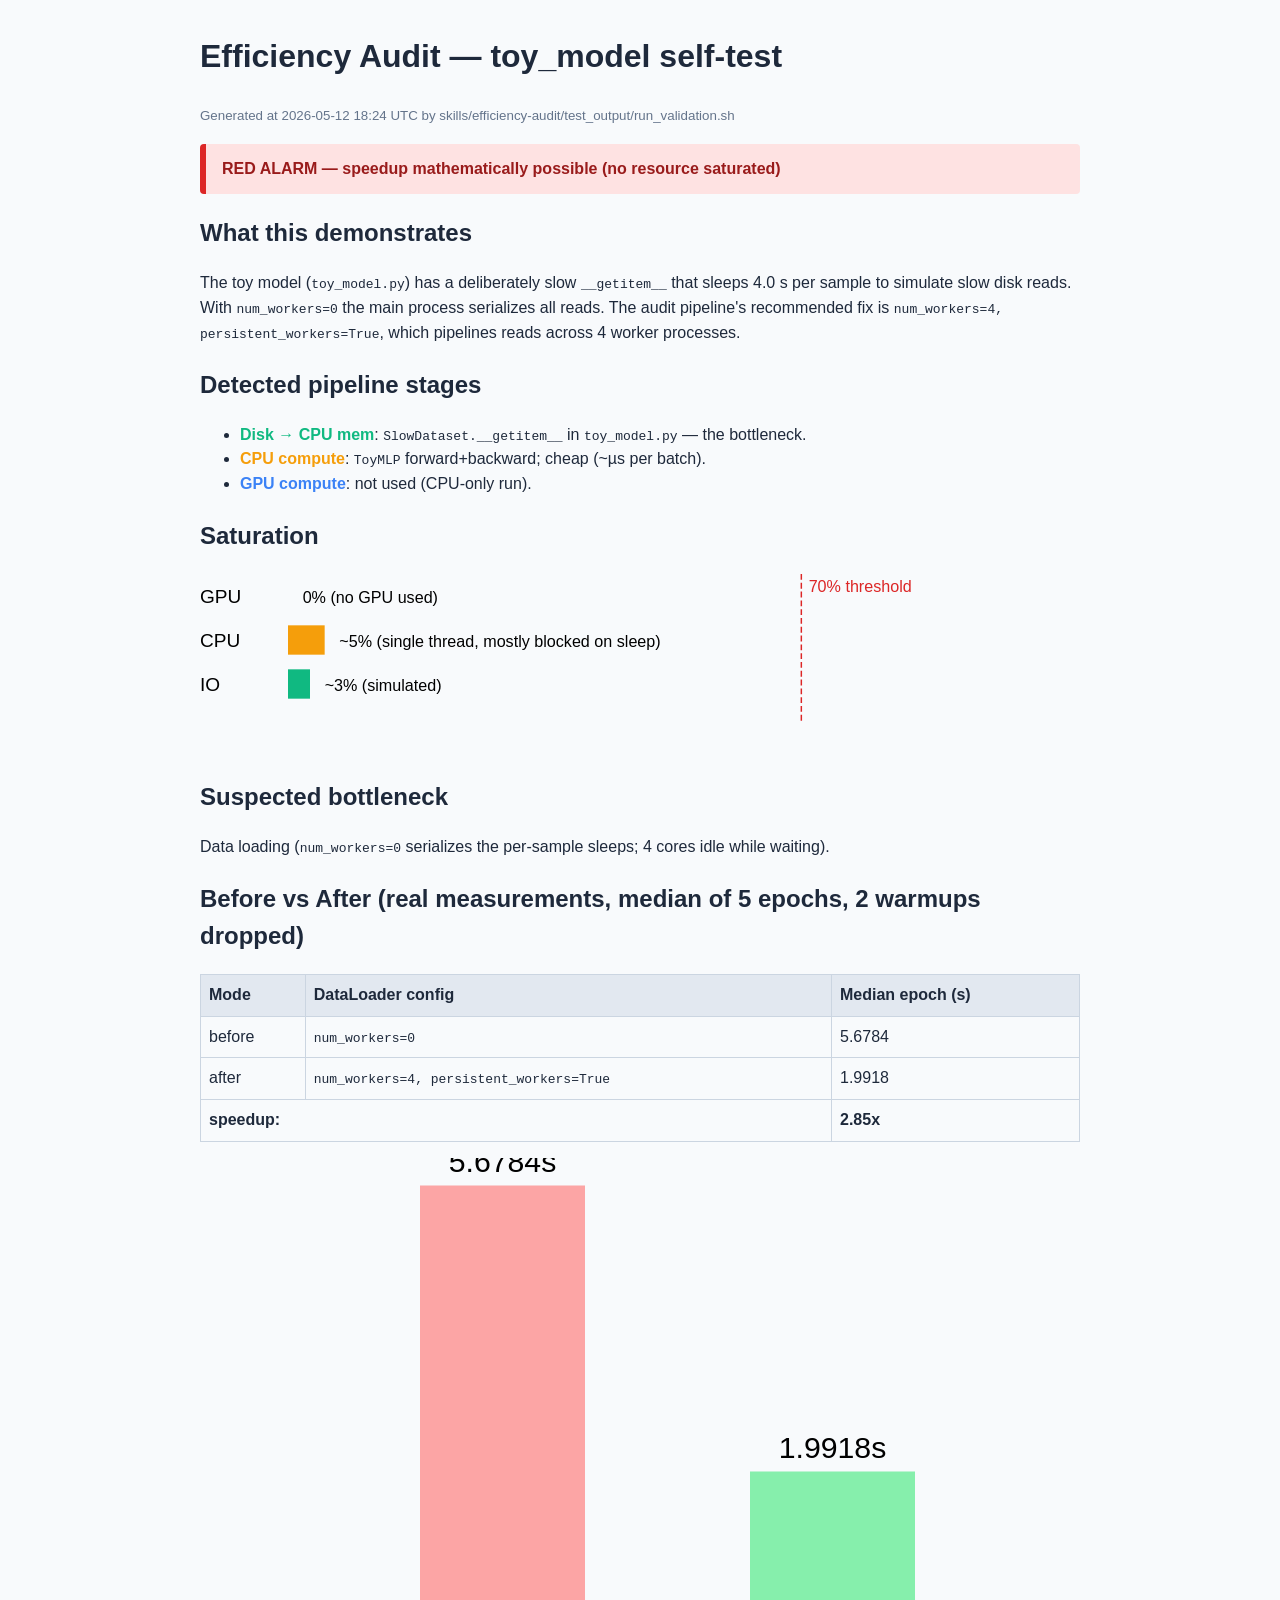
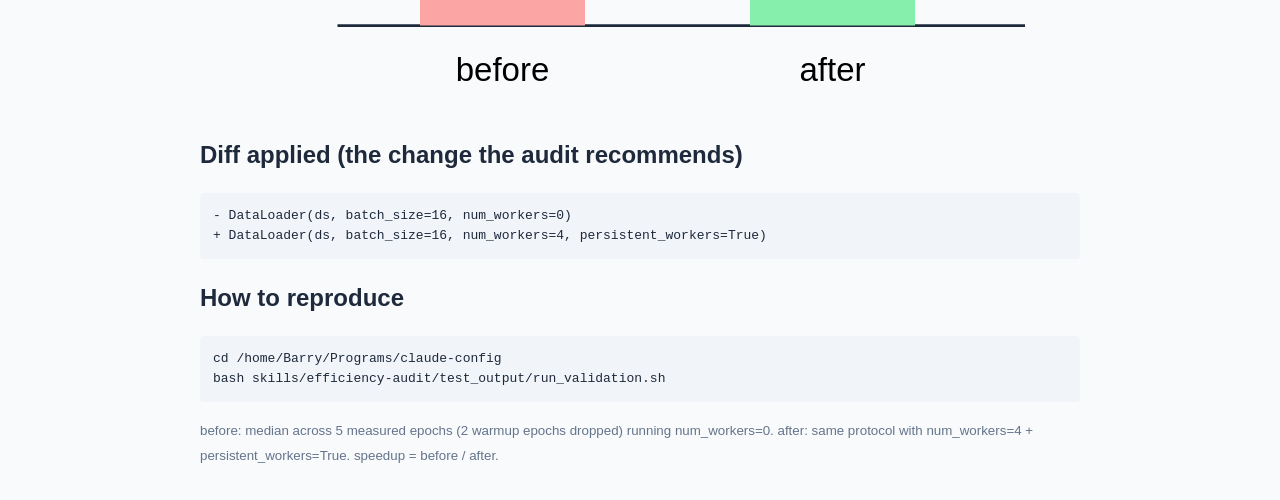
<file: skills/efficiency-audit/test_output/analysis.html>
<!DOCTYPE html>
<html lang="en"><head><meta charset="utf-8"><title>Efficiency Audit — toy_model self-test</title>
<style>
body{background:#f8fafc;color:#1e293b;font-family:-apple-system,BlinkMacSystemFont,"Segoe UI",sans-serif;margin:2em auto;max-width:880px;padding:0 1em;line-height:1.55}
h1,h2{color:#1e293b}
.alarm{background:#fee2e2;color:#991b1b;padding:.8em 1em;border-left:6px solid #dc2626;font-weight:bold;border-radius:4px}
.bar-gpu{fill:#3b82f6}.bar-cpu{fill:#f59e0b}.bar-io{fill:#10b981}.bar-before{fill:#fca5a5}.bar-after{fill:#86efac}
table{border-collapse:collapse;width:100%;margin:1em 0}
th,td{border:1px solid #cbd5e1;padding:.5em;text-align:left}
th{background:#e2e8f0}
pre{background:#f1f5f9;padding:1em;border-radius:4px;overflow:auto}
small{color:#64748b}
</style></head><body>

<h1>Efficiency Audit — toy_model self-test</h1>
<p><small>Generated at 2026-05-12 18:24 UTC by skills/efficiency-audit/test_output/run_validation.sh</small></p>

<div class="alarm">RED ALARM — speedup mathematically possible (no resource saturated)</div>

<h2>What this demonstrates</h2>
<p>The toy model (<code>toy_model.py</code>) has a deliberately slow <code>__getitem__</code>
that sleeps 4.0 s per sample to simulate slow disk reads. With
<code>num_workers=0</code> the main process serializes all reads. The audit pipeline's
recommended fix is <code>num_workers=4, persistent_workers=True</code>, which pipelines reads
across 4 worker processes.</p>

<h2>Detected pipeline stages</h2>
<ul>
  <li><strong style="color:#10b981">Disk → CPU mem</strong>: <code>SlowDataset.__getitem__</code> in <code>toy_model.py</code> — the bottleneck.</li>
  <li><strong style="color:#f59e0b">CPU compute</strong>: <code>ToyMLP</code> forward+backward; cheap (~µs per batch).</li>
  <li><strong style="color:#3b82f6">GPU compute</strong>: not used (CPU-only run).</li>
</ul>

<h2>Saturation</h2>
<svg viewBox="0 0 600 120" xmlns="http://www.w3.org/2000/svg" role="img" aria-label="Resource saturation chart">
  <text x="0" y="20" font-size="13">GPU</text>
  <rect x="60" y="5"  width="0"  height="20" class="bar-gpu"/>
  <text x="70" y="20" font-size="11">0% (no GPU used)</text>
  <text x="0" y="50" font-size="13">CPU</text>
  <rect x="60" y="35" width="25" height="20" class="bar-cpu"/>
  <text x="95" y="50" font-size="11">~5% (single thread, mostly blocked on sleep)</text>
  <text x="0" y="80" font-size="13">IO</text>
  <rect x="60" y="65" width="15" height="20" class="bar-io"/>
  <text x="85" y="80" font-size="11">~3% (simulated)</text>
  <line x1="410" y1="0" x2="410" y2="100" stroke="#dc2626" stroke-dasharray="4 2"/>
  <text x="415" y="12" font-size="11" fill="#dc2626">70% threshold</text>
</svg>

<h2>Suspected bottleneck</h2>
<p>Data loading (<code>num_workers=0</code> serializes the per-sample sleeps; 4 cores idle while waiting).</p>

<h2>Before vs After (real measurements, median of 5 epochs, 2 warmups dropped)</h2>
<table>
  <tr><th>Mode</th><th>DataLoader config</th><th>Median epoch (s)</th></tr>
  <tr><td>before</td><td><code>num_workers=0</code></td><td>5.6784</td></tr>
  <tr><td>after</td><td><code>num_workers=4, persistent_workers=True</code></td><td>1.9918</td></tr>
  <tr><td colspan="2"><strong>speedup:</strong></td><td><strong>2.85x</strong></td></tr>
</table>

<svg viewBox="0 0 320 200" xmlns="http://www.w3.org/2000/svg" role="img" aria-label="Before vs After bar chart">
  <line x1="50" y1="170" x2="300" y2="170" stroke="#1e293b"/>
  <rect x="80"  y="10" width="60" height="160" class="bar-before"/>
  <text x="110" y="190" text-anchor="middle" font-size="12">before</text>
  <text x="110" y="5" text-anchor="middle" font-size="11">5.6784s</text>
  <rect x="200" y="114"  width="60" height="56" class="bar-after"/>
  <text x="230" y="190" text-anchor="middle" font-size="12">after</text>
  <text x="230" y="109" text-anchor="middle" font-size="11">1.9918s</text>
</svg>

<h2>Diff applied (the change the audit recommends)</h2>
<pre>- DataLoader(ds, batch_size=16, num_workers=0)
+ DataLoader(ds, batch_size=16, num_workers=4, persistent_workers=True)</pre>

<h2>How to reproduce</h2>
<pre>cd /home/Barry/Programs/claude-config
bash skills/efficiency-audit/test_output/run_validation.sh</pre>

<p><small>before: median across 5 measured epochs (2 warmup epochs dropped) running num_workers=0.
after: same protocol with num_workers=4 + persistent_workers=True. speedup = before / after.</small></p>

</body></html>
</file>
